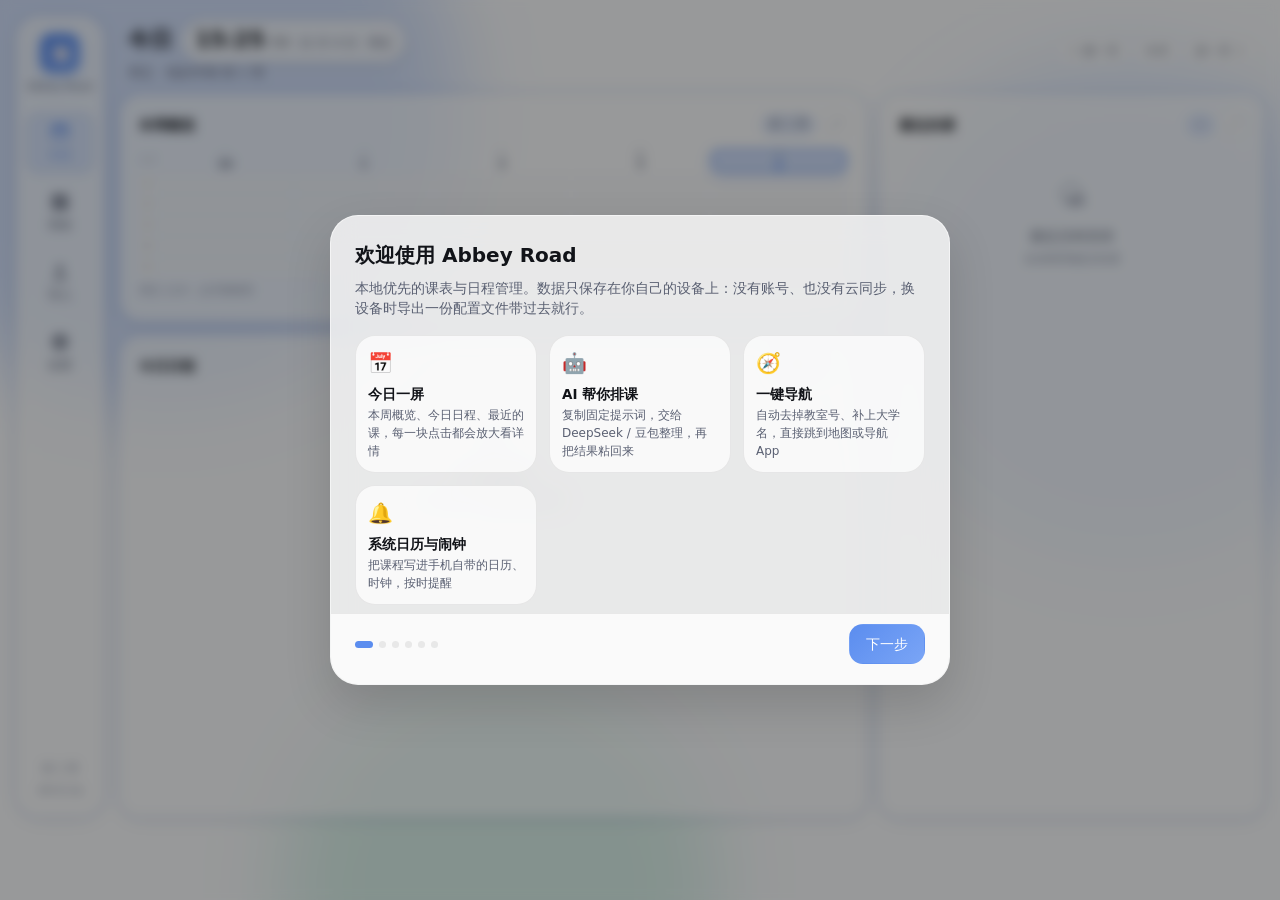
<file: app/index.html>
<!doctype html>
<html lang="zh-CN">
<head>
<meta charset="utf-8">
<!-- user-scalable=no：WebView 里 setSupportZoom(false) 只挡了系统级缩放，
     双指捏合仍然会让整个界面被放大，这里再从 viewport 上关掉一次。 -->
<meta name="viewport" content="width=device-width,initial-scale=1,maximum-scale=1,user-scalable=no,viewport-fit=cover">
<meta name="color-scheme" content="light dark">
<title>Abbey Road · 课表与日程</title>
<link rel="stylesheet" href="css/tokens.css?v=0.4.1a">
<link rel="stylesheet" href="css/app.css?v=0.4.1a">
</head>
<body data-theme="light" data-platform="web" data-preset="dual-horizontal" data-focus="off">

<!-- 背景装饰：柔光斑，让毛玻璃有层次可模糊 -->
<div class="backdrop" aria-hidden="true">
  <span class="blob blob-a"></span>
  <span class="blob blob-b"></span>
  <span class="blob blob-c"></span>
</div>

<div class="app" id="app">

  <!-- ── 左侧 Rail（Windows / 宽屏） ───────────────────────────── -->
  <aside class="rail glass" id="rail">
    <div class="brand">
      <span class="brand-mark" aria-label="Abbey Road"></span>
      <span class="brand-text">Abbey Road</span>
    </div>
    <nav class="rail-nav" id="railNav">
      <button class="nav-btn" data-nav="today" type="button"><i class="ico ico-today"></i><span>今日</span></button>
      <button class="nav-btn" data-nav="week" type="button"><i class="ico ico-week"></i><span>周表</span></button>
      <button class="nav-btn" data-nav="import" type="button"><i class="ico ico-import"></i><span>导入</span></button>
        <button class="nav-btn" data-nav="settings" type="button"><i class="ico ico-settings"></i><span>设置</span></button>
      </nav>
      <div class="rail-foot">
      <span id="railWeekInfo">—</span>
      <span class="muted" id="railVersion">v0.1.7</span>
    </div>
  </aside>

  <!-- ── 主区域 ──────────────────────────────────────────────── -->
  <main class="main" id="main">

    <!-- 今日 -->
    <section class="view" id="view-today" data-view="today">
      <header class="view-head today-head">
        <!-- 左列：「今日 + 时间」同一行，下面一行副标题；右上角竖排三个日期切换按钮 -->
        <div class="today-head-main">
          <div class="today-head-top">
            <h1 class="view-title" id="todayTitle">今日</h1>
            <div class="clock-box">
              <span class="clock-time" id="todayClock">--:--</span>
              <span class="clock-date" id="todayClockDate"></span>
            </div>
          </div>
          <p class="view-sub" id="todaySub">—</p>
        </div>
        <!-- 日期切换：窄屏（直板机）只留两个箭头 + 「今天」，三个按钮永远待在标题右边，
             不再被挤到标题下面另起一行；宽屏才把「前一天 / 后一天」的文字显示出来 -->
        <div class="head-right today-day-nav">
          <button class="chip-btn dnav-btn dnav-prev" id="btnPrevDay" type="button"
                  title="前一天" aria-label="前一天"><span class="dnav-ico" aria-hidden="true"></span><span class="dnav-txt">前一天</span></button>
          <button class="chip-btn dnav-btn dnav-center" id="btnToday" type="button"
                  title="回到今天" aria-label="回到今天"><span class="dnav-txt">今天</span></button>
          <button class="chip-btn dnav-btn dnav-next" id="btnNextDay" type="button"
                  title="后一天" aria-label="后一天"><span class="dnav-txt">后一天</span><span class="dnav-ico" aria-hidden="true"></span></button>
        </div>
      </header>

      <div class="layout" id="todayLayout">
        <!-- 本周概览 -->
        <section class="zone zone-week" id="zoneWeek">
          <!-- 毛玻璃独立一层：动画时只移动不改尺寸，模糊只算一次 -->
          <div class="zone-glass" aria-hidden="true"></div>
          <!-- 内容和栏框分开：聚焦放大时内容整层按"最终尺寸"排版好，
               栏框从旧矩形长到新矩形，内容只被裁剪、不跟着重排 -->
          <div class="zone-inner">
            <header class="zone-head">
              <h2 class="zone-title">本周概览</h2>
              <div class="zone-head-right">
                <span class="zone-badge" id="weekBadge">—</span>
                <button class="zone-toggle" data-zone-toggle="week" type="button" title="展开本周">⤢</button>
              </div>
            </header>
            <div class="zone-body scroll" id="weekBody"></div>
          </div>
        </section>

        <!-- 今日时间线 -->
        <section class="zone zone-today" id="zoneToday">
          <div class="zone-glass" aria-hidden="true"></div>
          <div class="zone-inner">
            <header class="zone-head">
              <h2 class="zone-title">今日日程</h2>
              <div class="zone-head-right">
                <span class="zone-badge" id="todayBadge">—</span>
                <button class="zone-toggle" data-zone-toggle="today" type="button" title="展开今日">⤢</button>
              </div>
            </header>
            <div class="zone-body scroll" id="todayBody"></div>
          </div>
        </section>

        <!-- 最近的课 -->
        <section class="zone zone-next" id="zoneNext" tabindex="0" role="button"
                 aria-label="查看最近的课程详情">
          <div class="zone-glass" aria-hidden="true"></div>
          <div class="zone-inner">
            <header class="zone-head">
              <h2 class="zone-title">最近的课</h2>
              <div class="zone-head-right">
                <span class="zone-badge" id="nextBadge">—</span>
                <button class="zone-toggle" data-zone-toggle="next" type="button" title="展开详情">⤢</button>
              </div>
            </header>
            <div class="zone-body scroll" id="nextBody"></div>
          </div>
        </section>

      </div>
    </section>

    <!-- 周表 -->
    <section class="view" id="view-week" data-view="week" hidden>
      <header class="view-head">
        <div class="head-left">
          <h1 class="view-title">周表</h1>
          <p class="view-sub" id="weekSub">—</p>
        </div>
        <div class="head-right">
          <button class="chip-btn" id="btnDayShift" type="button" title="把某一天的课搬到 / 复制到另一天">调休</button>
          <button class="chip-btn" id="btnConflicts" type="button" title="查看时间冲突">冲突 <span class="zone-badge" id="conflictCount">0</span></button>
          <button class="chip-btn sem-btn" id="weekSemBtn" type="button" title="切换学期">我的学期</button>
          <button class="chip-btn" id="btnPrevWeek" type="button">‹ 上一周</button>
          <button class="chip-btn" id="btnThisWeek" type="button">本周</button>
          <button class="chip-btn" id="btnNextWeek" type="button">下一周 ›</button>
        </div>
      </header>
      <!-- 周视图/月视图 + 周次快切：挤在一行里，把纵向空间让给课表 -->
      <div class="week-bar">
        <div class="segmented seg-compact" id="weekMode">
          <button class="seg active" type="button" data-mode="week">周视图</button>
          <button class="seg" type="button" data-mode="month">月视图</button>
        </div>
        <div class="week-strip glass" id="weekStrip"></div>
      </div>
      <div class="glass panel week-panel">
        <div class="week-grid-wrap scroll-x" id="weekGridWrap"></div>
      </div>
    </section>

    <!-- 导入 -->
    <section class="view" id="view-import" data-view="import" hidden>
      <header class="view-head">
        <div class="head-left">
          <h1 class="view-title">导入</h1>
          <p class="view-sub">用手机上的 AI（DeepSeek / 豆包）整理课表，或直接导入配置文件</p>
        </div>
      </header>

      <div class="pane-scroll">
      <div class="glass panel tabs-panel">
        <!-- 第一行：导入课表的两步流程（带序号、加粗）；第二行：另外两个入口 -->
        <div class="segmented" id="importTabs">
          <button class="seg seg-step" data-tab="prompt" type="button"><b>1</b> 提示词</button>
          <button class="seg seg-step" data-tab="md" type="button"><b>2</b> 课表文本</button>
        </div>
        <!-- 第二行：「手动导入」一个按钮，点开是「手动添加 / 配置文件」两个小按钮（子菜单） -->
        <div class="sub-nav" id="importSubNav">
          <button class="sub-nav-btn" id="btnSubNav" type="button" aria-haspopup="true" aria-expanded="false">
            <span class="sub-nav-label" id="subNavLabel">手动导入</span>
            <span class="sub-nav-caret" aria-hidden="true">▾</span>
          </button>
          <div class="sub-menu" id="importSubMenu" hidden>
            <button class="sub-menu-item seg" data-tab="manual" type="button">手动添加</button>
            <button class="sub-menu-item seg" data-tab="json" type="button">配置文件</button>
          </div>
        </div>

        <!-- 提示词 -->
        <div class="tab-body" data-tab-body="prompt">
          <ol class="steps">
            <li>点下面的「复制提示词」。</li>
            <li>打开 DeepSeek / 豆包，粘贴提示词，把课表截图一起发给它。</li>
            <li>复制 AI 的完整回复，回到这里选「粘贴 AI 结果」。</li>
          </ol>
          <div class="row gap">
            <button class="btn primary" id="btnCopyPrompt" type="button">复制提示词</button>
            <button class="btn" id="btnSharePrompt" type="button">分享到 AI 应用</button>
            <span class="muted" id="promptVersion"></span>
          </div>
          <details class="fold">
            <summary>预览提示词内容</summary>
            <pre class="code" id="promptPreview"></pre>
          </details>
        </div>

        <!-- 课表文本（AI 整理结果粘贴区） -->
        <div class="tab-body" data-tab-body="md" hidden>
          <div class="opt-grid">
            <div class="field"><label class="field-label">学期名称</label>
              <input class="input" id="optSemName" placeholder="留空则用当前学期"></div>
            <div class="field"><label class="field-label">开学第一周周一</label>
              <input class="input" id="optSemStart" type="date"></div>
            <div class="field"><label class="field-label">总周数</label>
              <input class="input" id="optSemWeeks" type="number" min="1" max="30" value="20"></div>
            <div class="field"><label class="field-label">文本没写单双周时按</label>
              <span class="pick-slot" data-pick="optParity"></span></div>
          </div>
          <div class="scroll-hint">↓ 继续下滑，把 AI 整理好的课表文本粘贴到下面的输入框</div>
          <div class="fmt-hint">一行一门课，字段用全角 ｜ 分隔（半角 | 也认）：
课程名 ｜ 星期 ｜ 节次 ｜ 周次 ｜ 地点 ｜ 老师 ｜ 备注
例：高等数学 ｜ 周一 ｜ 1-2 ｜ 1-16 ｜ XX大学 信息楼305 ｜ 张三 ｜ 需带教材
缺的字段直接空着或用 - ，顺序不能乱；调课另起一行：调课 ｜ 高等数学 ｜ 2026-10-08 ｜ 周四 ｜ 1-2 ｜ XX大学信息楼201 ｜ 国庆调休</div>
          <div class="row gap">
            <button class="btn" id="btnPickMd" type="button">选择 .md / .txt 文件</button>
            <button class="btn" id="btnDemoMd" type="button">填入示例文本</button>
            <button class="btn" id="btnClearMd" type="button">清空</button>
          </div>
          <textarea class="input code-area" id="mdInput" rows="10"
            placeholder="把 AI 整理好的课表文本粘贴到这里（一行一门课）…"></textarea>
          <div class="parse-summary" id="mdSummary"></div>
          <div class="parse-issues" id="mdIssues"></div>
          <div class="parse-preview" id="mdPreview"></div>
          <!-- 给右下角悬浮按钮留出空间，长内容不会被挡住 -->
          <div class="fab-space"></div>
        </div>

        <!-- 配置文件（本地 JSON 文件，手机 / 电脑手动同步用） -->
        <div class="tab-body" data-tab-body="json" hidden>
          <p class="muted">
            配置文件就是 App 自己的数据（.json / .txt）。用法和「课表文本」一模一样：
            这里复制走 → 在另一台设备整段粘回来 → 点右下角「合并导入」。
          </p>
          <p class="muted">
            换手机最省事的走法：点「复制配置文本」发到微信「文件传输助手」（或点「导出到微信」发文件），
            在新手机上复制那段文字，粘到下面就能导入；也可以用「选择 .json / .txt 文件」或
            「从导出目录导入」。
          </p>
          <div class="row gap">
            <button class="btn primary" id="btnCopyJson" type="button">复制配置文本</button>
            <button class="btn" id="btnExportJson" type="button">导出为文件</button>
            <button class="btn" id="btnExportWechat" type="button">导出到微信</button>
            <button class="btn" id="btnImportJson" type="button">选择 .json / .txt 文件</button>
            <button class="btn" id="btnImportFromExports" type="button">从导出目录导入</button>
          </div>
          <div class="scroll-hint">↓ 继续下滑，把配置内容整段粘贴到下面的输入框（粘贴完自动解析）</div>
          <div class="fmt-hint">配置内容形如：{"kind":"abbeyroad.sync", …}
整段复制 / 粘贴即可，内容里换行、缩进乱掉都没关系；粘错成课表文本时会自动转到「课表文本」页。</div>
          <div class="row gap">
            <button class="btn" id="btnApplyJsonText" type="button">解析并预览</button>
            <button class="btn" id="btnClearJson" type="button">清空</button>
          </div>
          <textarea class="input code-area" id="jsonInput" rows="10"
            placeholder='把配置内容整段粘贴到这里，例如：{"kind":"abbeyroad.sync", …}'></textarea>
          <div class="parse-summary" id="jsonSummary"></div>
          <div class="parse-issues" id="jsonIssues"></div>
          <!-- 给右下角悬浮按钮留出空间 -->
          <div class="fab-space"></div>
        </div>

        <!-- 手动添加：一门课 / 一个特殊事件 -->
        <div class="tab-body" data-tab-body="manual" hidden>
          <h3 class="sub-title">添加一门课</h3>
          <div class="opt-grid">
            <div class="field"><label class="field-label">课程名 *</label>
              <input class="input" id="manName" placeholder="例如：高等数学"></div>
            <div class="field"><label class="field-label">星期 *</label>
              <span class="pick-slot" data-pick="manWeekday"></span></div>
            <div class="field"><label class="field-label">节次 *</label>
              <div class="row gap" style="align-items:center">
                <span class="pick-slot" data-pick="manPeriodStart"></span>
                <span class="muted">到</span>
                <span class="pick-slot" data-pick="manPeriodEnd"></span>
              </div></div>
            <div class="field"><label class="field-label">周次 *</label>
              <input class="input" id="manWeeks" value="1-16" placeholder="1-16 / 单周 / 双周 / 全周"></div>
            <div class="field"><label class="field-label">地点</label>
              <input class="input" id="manPlace" placeholder="XX大学 信息楼305"></div>
            <div class="field"><label class="field-label">老师</label>
              <input class="input" id="manTeacher" placeholder="张三"></div>
            <div class="field"><label class="field-label">备注</label>
              <input class="input" id="manNote" placeholder="需带教材"></div>
            <div class="field"><label class="field-label">颜色</label>
              <span class="pick-slot" data-pick="manColor"></span></div>
          </div>
          <div class="row gap" style="align-items:center">
            <button class="btn primary" id="btnManualAdd" type="button">添加到课表</button>
            <span class="muted">同名课程会合并成同一门，并统一颜色</span>
          </div>
          <div class="parse-issues" id="manIssues"></div>

          <h3 class="sub-title" style="margin-top:20px">添加特殊事件（考试 / 讲座 / 活动）</h3>
          <div class="opt-grid">
            <div class="field"><label class="field-label">类型</label>
              <span class="pick-slot" data-pick="evType"></span></div>
            <div class="field"><label class="field-label">标题 *</label>
              <input class="input" id="evTitle" placeholder="高等数学 期中考试"></div>
            <div class="field"><label class="field-label">日期 *</label>
              <input class="input" id="evDate" type="date"></div>
            <div class="field"><label class="field-label">时间</label>
              <div class="row gap" style="align-items:center">
                <input class="input" id="evStart" type="time">
                <span class="muted">到</span>
                <input class="input" id="evEnd" type="time">
              </div></div>
            <div class="field"><label class="field-label">地点</label>
              <input class="input" id="evPlace" placeholder="XX大学 信息楼305"></div>
            <div class="field"><label class="field-label">备注</label>
              <input class="input" id="evNote" placeholder="闭卷 / 带计算器"></div>
          </div>
          <div class="row gap" style="align-items:center">
            <button class="btn primary" id="btnAddEvent" type="button">添加事件</button>
            <span class="muted">事件会在「本周概览」和「周表」里用特殊颜色显示</span>
          </div>
          <div id="eventList" class="list" style="margin-top:10px"></div>
        </div>
      </div>
      </div>

      <!-- 「课表文本」页的悬浮应用按钮：始终钉在右下角，不用滚到底部才能点 -->
      <button class="btn primary fab" id="btnApplyMd" type="button" disabled hidden>应用到课表</button>
      <!-- 「配置文件」页的悬浮合并按钮：和上面那个同一个位置、同一套动效 -->
      <button class="btn primary fab" id="btnApplyJson" type="button" disabled hidden>合并导入</button>
    </section>

    <!-- 自定义模块页（实验性：开发者选项开启后顶替「导入」标签） -->
    <section class="view" id="view-custom" data-view="custom" hidden>
      <header class="view-head">
        <div class="head-left">
          <h1 class="view-title">我的</h1>
          <p class="view-sub">自由添加你的模块</p>
        </div>
        <div class="head-right">
          <button class="chip-btn" id="btnCustomToImport" type="button" title="打开导入页">导入</button>
        </div>
      </header>
      <div class="pane-scroll">
        <div class="custom-modules" id="customModules"></div>
      </div>
    </section>

    <!-- 设置 -->
    <section class="view" id="view-settings" data-view="settings" hidden>
      <header class="view-head">
        <div class="head-left">
          <h1 class="view-title">设置</h1>
          <p class="view-sub">外观、布局、课表、提醒、导入、系统集成、数据、关于</p>
        </div>
      </header>
      <div class="settings-shell">
        <div class="settings-body" id="settingsBody">
          <div class="settings-grid" id="settingsGrid"></div>
        </div>
      </div>
    </section>

  </main>

  <!-- ── 底部 Tab（手机） ────────────────────────────────────── -->
  <nav class="tabbar glass" id="tabbar">
    <button class="nav-btn" data-nav="today" type="button"><i class="ico ico-today"></i><span>今日</span></button>
    <button class="nav-btn" data-nav="week" type="button"><i class="ico ico-week"></i><span>周表</span></button>
    <button class="nav-btn" data-nav="import" type="button"><i class="ico ico-import"></i><span>导入</span></button>
    <button class="nav-btn" data-nav="settings" type="button"><i class="ico ico-settings"></i><span>设置</span></button>
  </nav>
</div>

<!-- 毛玻璃弹窗容器 -->
<div class="modal-root" id="modalRoot" hidden>
  <div class="modal-scrim" id="modalScrim"></div>
  <div class="modal-card glass" id="modalCard" role="dialog" aria-modal="true"></div>
</div>

<!-- 首次启动引导 -->
<div class="onboarding" id="onboarding" hidden>
  <div class="ob-card glass" id="obCard"></div>
</div>

<div class="toast-host" id="toastHost"></div>

<script src="js/core.js?v=0.4.1a"></script>
<script src="js/mdparse.js?v=0.4.1a"></script>
  <script src="js/bridge.js?v=0.4.1a"></script>
  <!-- 过渡动画注册表：ui.js 里的所有动效都从这里取参数（开发者模式可换样式） -->
  <script src="js/motion.js?v=0.4.1a"></script>
  <!-- 课程配色：按文理/公共/体育/水课分色系（设置里可一键应用） -->
  <script src="js/palette.js?v=0.4.1a"></script>
  <script src="js/ui.js?v=0.4.1a"></script>
<script src="js/widgetdata.js?v=0.4.1a"></script>
<script src="js/configio.js?v=0.4.1a"></script>
<script src="js/panels.js?v=0.4.1a"></script>
<script src="js/boot.js?v=0.4.1a"></script>
</body>
</html>
</file>
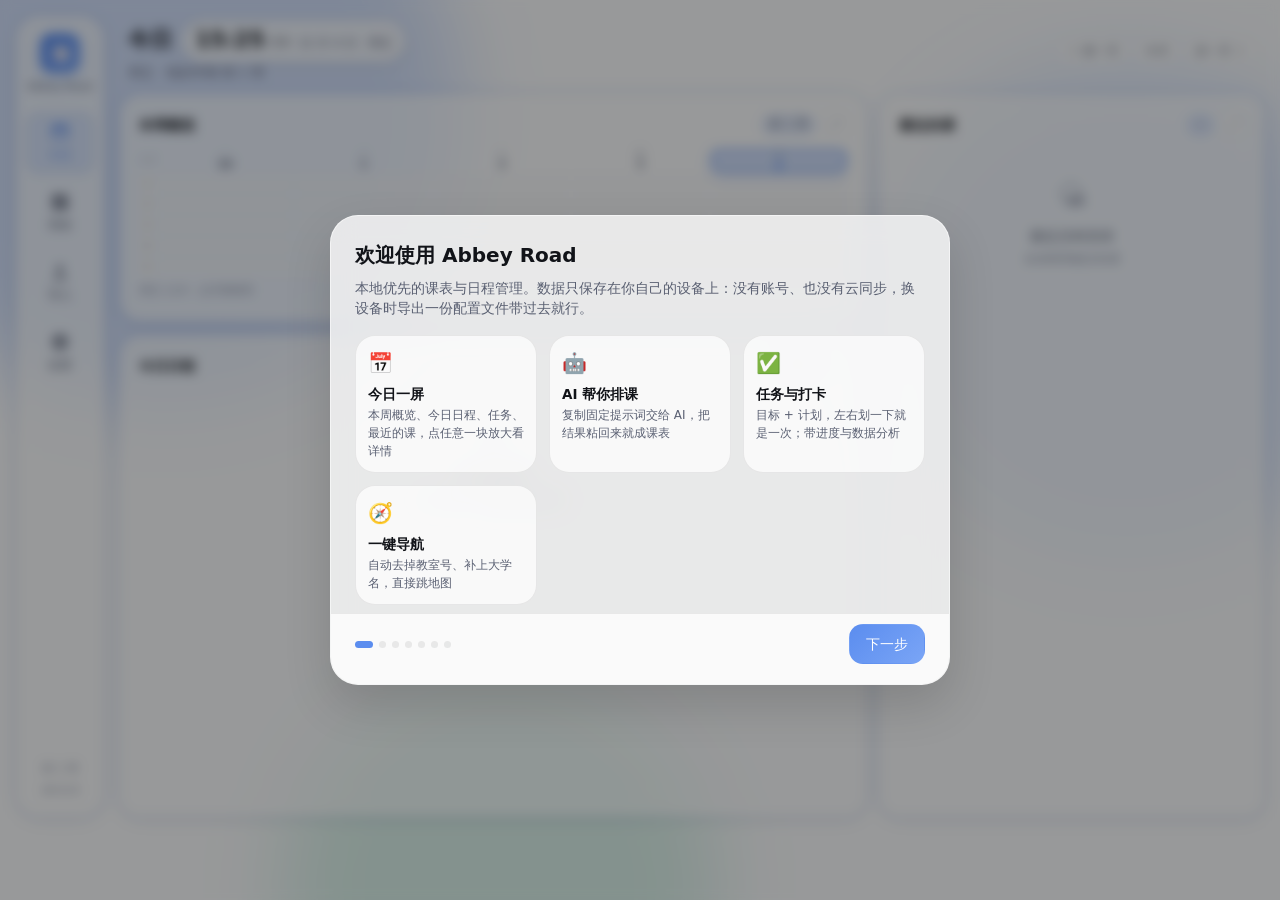
<file: abbey-road/app/index.html>
<!doctype html>
<html lang="zh-CN">
<head>
<meta charset="utf-8">
<!-- user-scalable=no：WebView 里 setSupportZoom(false) 只挡了系统级缩放，
     双指捏合仍然会让整个界面被放大，这里再从 viewport 上关掉一次。 -->
<meta name="viewport" content="width=device-width,initial-scale=1,maximum-scale=1,user-scalable=no,viewport-fit=cover">
<meta name="color-scheme" content="light dark">
<title>Abbey Road · 课表与日程</title>
<link rel="stylesheet" href="css/tokens.css?v=0.4.4">
<link rel="stylesheet" href="css/app.css?v=0.4.4">
</head>
<body data-theme="light" data-platform="web" data-preset="dual-horizontal" data-focus="off">

<!-- 背景装饰：柔光斑，让毛玻璃有层次可模糊 -->
<div class="backdrop" aria-hidden="true">
  <span class="blob blob-a"></span>
  <span class="blob blob-b"></span>
  <span class="blob blob-c"></span>
</div>

<div class="app" id="app">

  <!-- ── 左侧 Rail（Windows / 宽屏） ───────────────────────────── -->
  <aside class="rail glass" id="rail">
    <div class="brand">
      <span class="brand-mark" aria-label="Abbey Road"></span>
      <span class="brand-text">Abbey Road</span>
    </div>
    <nav class="rail-nav" id="railNav">
      <button class="nav-btn" data-nav="today" type="button"><i class="ico ico-today"></i><span>今日</span></button>
      <button class="nav-btn" data-nav="week" type="button"><i class="ico ico-week"></i><span>周表</span></button>
      <button class="nav-btn" data-nav="import" type="button"><i class="ico ico-import"></i><span>导入</span></button>
        <button class="nav-btn" data-nav="settings" type="button"><i class="ico ico-settings"></i><span>设置</span></button>
      </nav>
      <div class="rail-foot">
      <span id="railWeekInfo">—</span>
      <span class="muted" id="railVersion">v0.1.7</span>
    </div>
  </aside>

  <!-- ── 主区域 ──────────────────────────────────────────────── -->
  <main class="main" id="main">

    <!-- 今日 -->
    <section class="view" id="view-today" data-view="today">
      <header class="view-head today-head">
        <!-- 左列：「今日 + 时间」同一行，下面一行副标题；右上角竖排三个日期切换按钮 -->
        <div class="today-head-main">
          <div class="today-head-top">
            <h1 class="view-title" id="todayTitle">今日</h1>
            <div class="clock-box">
              <span class="clock-time" id="todayClock">--:--</span>
              <span class="clock-date" id="todayClockDate"></span>
            </div>
          </div>
          <p class="view-sub" id="todaySub">—</p>
        </div>
        <!-- 日期切换：窄屏（直板机）只留两个箭头 + 「今天」，三个按钮永远待在标题右边，
             不再被挤到标题下面另起一行；宽屏才把「前一天 / 后一天」的文字显示出来 -->
        <div class="head-right today-day-nav">
          <button class="chip-btn dnav-btn dnav-prev" id="btnPrevDay" type="button"
                  title="前一天" aria-label="前一天"><span class="dnav-ico" aria-hidden="true"></span><span class="dnav-txt">前一天</span></button>
          <button class="chip-btn dnav-btn dnav-center" id="btnToday" type="button"
                  title="回到今天" aria-label="回到今天"><span class="dnav-txt">今天</span></button>
          <button class="chip-btn dnav-btn dnav-next" id="btnNextDay" type="button"
                  title="后一天" aria-label="后一天"><span class="dnav-txt">后一天</span><span class="dnav-ico" aria-hidden="true"></span></button>
        </div>
      </header>

      <div class="layout" id="todayLayout">
        <!-- 本周概览 -->
        <section class="zone zone-week" id="zoneWeek">
          <!-- 毛玻璃独立一层：动画时只移动不改尺寸，模糊只算一次 -->
          <div class="zone-glass" aria-hidden="true"></div>
          <!-- 内容和栏框分开：聚焦放大时内容整层按"最终尺寸"排版好，
               栏框从旧矩形长到新矩形，内容只被裁剪、不跟着重排 -->
          <div class="zone-inner">
            <header class="zone-head">
              <h2 class="zone-title">本周概览</h2>
              <div class="zone-head-right">
                <span class="zone-badge" id="weekBadge">—</span>
                <button class="zone-toggle" data-zone-toggle="week" type="button" title="展开本周">⤢</button>
              </div>
            </header>
            <div class="zone-body scroll" id="weekBody"></div>
          </div>
        </section>

        <!-- 今日时间线 -->
        <section class="zone zone-today" id="zoneToday">
          <div class="zone-glass" aria-hidden="true"></div>
          <div class="zone-inner">
            <header class="zone-head">
              <h2 class="zone-title">今日日程</h2>
              <div class="zone-head-right">
                <span class="zone-badge" id="todayBadge">—</span>
                <button class="zone-toggle" data-zone-toggle="today" type="button" title="展开今日">⤢</button>
              </div>
            </header>
            <div class="zone-body scroll" id="todayBody"></div>
          </div>
        </section>

        <!-- 最近的课 -->
        <section class="zone zone-next" id="zoneNext" tabindex="0" role="button"
                 aria-label="查看最近的课程详情">
          <div class="zone-glass" aria-hidden="true"></div>
          <div class="zone-inner">
            <header class="zone-head">
              <h2 class="zone-title">最近的课</h2>
              <div class="zone-head-right">
                <span class="zone-badge" id="nextBadge">—</span>
                <button class="zone-toggle" data-zone-toggle="next" type="button" title="展开详情">⤢</button>
              </div>
            </header>
            <div class="zone-body scroll" id="nextBody"></div>
          </div>
        </section>

      </div>
    </section>

    <!-- 周表 -->
    <section class="view" id="view-week" data-view="week" hidden>
      <header class="view-head">
        <div class="head-left">
          <h1 class="view-title">周表</h1>
          <p class="view-sub" id="weekSub">—</p>
        </div>
        <div class="head-right">
          <button class="chip-btn" id="btnDayShift" type="button" title="把某一天的课搬到 / 复制到另一天">调休</button>
          <button class="chip-btn" id="btnConflicts" type="button" title="查看时间冲突">冲突 <span class="zone-badge" id="conflictCount">0</span></button>
          <button class="chip-btn sem-btn" id="weekSemBtn" type="button" title="切换学期">我的学期</button>
          <button class="chip-btn" id="btnPrevWeek" type="button">‹ 上一周</button>
          <button class="chip-btn" id="btnThisWeek" type="button">本周</button>
          <button class="chip-btn" id="btnNextWeek" type="button">下一周 ›</button>
        </div>
      </header>
      <!-- 周视图/月视图 + 周次快切：挤在一行里，把纵向空间让给课表 -->
      <div class="week-bar">
        <div class="segmented seg-compact" id="weekMode">
          <button class="seg active" type="button" data-mode="week">周视图</button>
          <button class="seg" type="button" data-mode="month">月视图</button>
        </div>
        <div class="week-strip glass" id="weekStrip"></div>
      </div>
      <div class="glass panel week-panel">
        <div class="week-grid-wrap scroll-x" id="weekGridWrap"></div>
      </div>
    </section>

    <!-- 导入 -->
    <section class="view" id="view-import" data-view="import" hidden>
      <header class="view-head">
        <div class="head-left">
          <h1 class="view-title">导入</h1>
          <p class="view-sub">用手机上的 AI（DeepSeek / 豆包）整理课表，或直接导入配置文件</p>
        </div>
      </header>

      <div class="pane-scroll">
      <div class="glass panel tabs-panel">
        <!-- 第一行：导入课表的两步流程（带序号、加粗）；第二行：另外两个入口 -->
        <div class="segmented" id="importTabs">
          <button class="seg seg-step" data-tab="prompt" type="button"><b>1</b> 提示词</button>
          <button class="seg seg-step" data-tab="md" type="button"><b>2</b> 课表文本</button>
        </div>
        <!-- 第二行：「手动导入」一个按钮，点开是「手动添加 / 配置文件」两个小按钮（子菜单） -->
        <div class="sub-nav" id="importSubNav">
          <button class="sub-nav-btn" id="btnSubNav" type="button" aria-haspopup="true" aria-expanded="false">
            <span class="sub-nav-label" id="subNavLabel">手动导入</span>
            <span class="sub-nav-caret" aria-hidden="true">▾</span>
          </button>
          <div class="sub-menu" id="importSubMenu" hidden>
            <button class="sub-menu-item seg" data-tab="manual" type="button">手动添加</button>
            <button class="sub-menu-item seg" data-tab="json" type="button">配置文件</button>
          </div>
        </div>

        <!-- 提示词 -->
        <div class="tab-body" data-tab-body="prompt">
          <ol class="steps">
            <li>点下面的「复制提示词」。</li>
            <li>打开 DeepSeek / 豆包，粘贴提示词，把课表截图一起发给它。</li>
            <li>复制 AI 的完整回复，回到这里选「粘贴 AI 结果」。</li>
          </ol>
          <div class="row gap">
            <button class="btn primary" id="btnCopyPrompt" type="button">复制提示词</button>
            <button class="btn" id="btnSharePrompt" type="button">分享到 AI 应用</button>
            <span class="muted" id="promptVersion"></span>
          </div>
          <details class="fold">
            <summary>预览提示词内容</summary>
            <pre class="code" id="promptPreview"></pre>
          </details>
        </div>

        <!-- 课表文本（AI 整理结果粘贴区） -->
        <div class="tab-body" data-tab-body="md" hidden>
          <div class="opt-grid">
            <div class="field"><label class="field-label">学期名称</label>
              <input class="input" id="optSemName" placeholder="留空则用当前学期"></div>
            <div class="field"><label class="field-label">开学第一周周一</label>
              <input class="input" id="optSemStart" type="date"></div>
            <div class="field"><label class="field-label">总周数</label>
              <input class="input" id="optSemWeeks" type="number" min="1" max="30" value="20"></div>
            <div class="field"><label class="field-label">文本没写单双周时按</label>
              <span class="pick-slot" data-pick="optParity"></span></div>
          </div>
          <div class="scroll-hint">↓ 继续下滑，把 AI 整理好的课表文本粘贴到下面的输入框</div>
          <div class="fmt-hint">一行一门课，字段用全角 ｜ 分隔（半角 | 也认）：
课程名 ｜ 星期 ｜ 节次 ｜ 周次 ｜ 地点 ｜ 老师 ｜ 备注
例：高等数学 ｜ 周一 ｜ 1-2 ｜ 1-16 ｜ XX大学 信息楼305 ｜ 张三 ｜ 需带教材
缺的字段直接空着或用 - ，顺序不能乱；调课另起一行：调课 ｜ 高等数学 ｜ 2026-10-08 ｜ 周四 ｜ 1-2 ｜ XX大学信息楼201 ｜ 国庆调休</div>
          <div class="row gap">
            <button class="btn" id="btnPickMd" type="button">选择 .md / .txt 文件</button>
            <button class="btn" id="btnDemoMd" type="button">填入示例文本</button>
            <button class="btn" id="btnClearMd" type="button">清空</button>
          </div>
          <textarea class="input code-area" id="mdInput" rows="10"
            placeholder="把 AI 整理好的课表文本粘贴到这里（一行一门课）…"></textarea>
          <div class="parse-summary" id="mdSummary"></div>
          <div class="parse-issues" id="mdIssues"></div>
          <div class="parse-preview" id="mdPreview"></div>
          <!-- 给右下角悬浮按钮留出空间，长内容不会被挡住 -->
          <div class="fab-space"></div>
        </div>

        <!-- 配置文件（本地 JSON 文件，手机 / 电脑手动同步用） -->
        <div class="tab-body" data-tab-body="json" hidden>
          <p class="muted">
            配置文件就是 App 自己的数据（.json / .txt）。用法和「课表文本」一模一样：
            这里复制走 → 在另一台设备整段粘回来 → 点右下角「合并导入」。
          </p>
          <p class="muted">
            换手机最省事的走法：点「复制配置文本」发到微信「文件传输助手」（或点「导出到微信」发文件），
            在新手机上复制那段文字，粘到下面就能导入；也可以用「选择 .json / .txt 文件」或
            「从导出目录导入」。
          </p>
          <div class="row gap">
            <button class="btn primary" id="btnCopyJson" type="button">复制配置文本</button>
            <button class="btn" id="btnExportJson" type="button">导出为文件</button>
            <button class="btn" id="btnExportWechat" type="button">导出到微信</button>
            <button class="btn" id="btnImportJson" type="button">选择 .json / .txt 文件</button>
            <button class="btn" id="btnImportFromExports" type="button">从导出目录导入</button>
          </div>
          <div class="scroll-hint">↓ 继续下滑，把配置内容整段粘贴到下面的输入框（粘贴完自动解析）</div>
          <div class="fmt-hint">配置内容形如：{"kind":"abbeyroad.sync", …}
整段复制 / 粘贴即可，内容里换行、缩进乱掉都没关系；粘错成课表文本时会自动转到「课表文本」页。</div>
          <div class="row gap">
            <button class="btn" id="btnApplyJsonText" type="button">解析并预览</button>
            <button class="btn" id="btnClearJson" type="button">清空</button>
          </div>
          <textarea class="input code-area" id="jsonInput" rows="10"
            placeholder='把配置内容整段粘贴到这里，例如：{"kind":"abbeyroad.sync", …}'></textarea>
          <div class="parse-summary" id="jsonSummary"></div>
          <div class="parse-issues" id="jsonIssues"></div>
          <!-- 给右下角悬浮按钮留出空间 -->
          <div class="fab-space"></div>
        </div>

        <!-- 手动添加：一门课 / 一个特殊事件 -->
        <div class="tab-body" data-tab-body="manual" hidden>
          <h3 class="sub-title">添加一门课</h3>
          <div class="opt-grid">
            <div class="field"><label class="field-label">课程名 *</label>
              <input class="input" id="manName" placeholder="例如：高等数学"></div>
            <div class="field"><label class="field-label">星期 *</label>
              <span class="pick-slot" data-pick="manWeekday"></span></div>
            <div class="field"><label class="field-label">节次 *</label>
              <div class="row gap" style="align-items:center">
                <span class="pick-slot" data-pick="manPeriodStart"></span>
                <span class="muted">到</span>
                <span class="pick-slot" data-pick="manPeriodEnd"></span>
              </div></div>
            <div class="field"><label class="field-label">周次 *</label>
              <input class="input" id="manWeeks" value="1-16" placeholder="1-16 / 单周 / 双周 / 全周"></div>
            <div class="field"><label class="field-label">地点</label>
              <input class="input" id="manPlace" placeholder="XX大学 信息楼305"></div>
            <div class="field"><label class="field-label">老师</label>
              <input class="input" id="manTeacher" placeholder="张三"></div>
            <div class="field"><label class="field-label">备注</label>
              <input class="input" id="manNote" placeholder="需带教材"></div>
            <div class="field"><label class="field-label">颜色</label>
              <span class="pick-slot" data-pick="manColor"></span></div>
          </div>
          <div class="row gap" style="align-items:center">
            <button class="btn primary" id="btnManualAdd" type="button">添加到课表</button>
            <span class="muted">同名课程会合并成同一门，并统一颜色</span>
          </div>
          <div class="parse-issues" id="manIssues"></div>

          <h3 class="sub-title" style="margin-top:20px">添加特殊事件（考试 / 讲座 / 活动）</h3>
          <div class="opt-grid">
            <div class="field"><label class="field-label">类型</label>
              <span class="pick-slot" data-pick="evType"></span></div>
            <div class="field"><label class="field-label">标题 *</label>
              <input class="input" id="evTitle" placeholder="高等数学 期中考试"></div>
            <div class="field"><label class="field-label">日期 *</label>
              <input class="input" id="evDate" type="date"></div>
            <div class="field"><label class="field-label">时间</label>
              <div class="row gap" style="align-items:center">
                <input class="input" id="evStart" type="time">
                <span class="muted">到</span>
                <input class="input" id="evEnd" type="time">
              </div></div>
            <div class="field"><label class="field-label">地点</label>
              <input class="input" id="evPlace" placeholder="XX大学 信息楼305"></div>
            <div class="field"><label class="field-label">备注</label>
              <input class="input" id="evNote" placeholder="闭卷 / 带计算器"></div>
          </div>
          <div class="row gap" style="align-items:center">
            <button class="btn primary" id="btnAddEvent" type="button">添加事件</button>
            <span class="muted">事件会在「本周概览」和「周表」里用特殊颜色显示</span>
          </div>
          <div id="eventList" class="list" style="margin-top:10px"></div>
        </div>
      </div>
      </div>

      <!-- 「课表文本」页的悬浮应用按钮：始终钉在右下角，不用滚到底部才能点 -->
      <button class="btn primary fab" id="btnApplyMd" type="button" disabled hidden>应用到课表</button>
      <!-- 「配置文件」页的悬浮合并按钮：和上面那个同一个位置、同一套动效 -->
      <button class="btn primary fab" id="btnApplyJson" type="button" disabled hidden>合并导入</button>
    </section>

    <!-- 自定义模块页（实验性：开发者选项开启后顶替「导入」标签） -->
    <section class="view" id="view-custom" data-view="custom" hidden>
      <header class="view-head">
        <div class="head-left">
          <h1 class="view-title">我的</h1>
          <p class="view-sub">自由添加你的模块</p>
        </div>
        <div class="head-right">
          <button class="chip-btn" id="btnCustomToImport" type="button" title="打开导入页">导入</button>
        </div>
      </header>
      <div class="pane-scroll">
        <div class="custom-modules" id="customModules"></div>
      </div>
    </section>

    <!-- 设置 -->
    <section class="view" id="view-settings" data-view="settings" hidden>
      <header class="view-head">
        <div class="head-left">
          <h1 class="view-title">设置</h1>
          <p class="view-sub">外观、布局、课表、提醒、导入、系统集成、数据、关于</p>
        </div>
      </header>
      <div class="settings-shell">
        <div class="settings-body" id="settingsBody">
          <div class="settings-grid" id="settingsGrid"></div>
        </div>
      </div>
    </section>

  </main>

  <!-- ── 底部 Tab（手机） ────────────────────────────────────── -->
  <nav class="tabbar glass" id="tabbar">
    <button class="nav-btn" data-nav="today" type="button"><i class="ico ico-today"></i><span>今日</span></button>
    <button class="nav-btn" data-nav="week" type="button"><i class="ico ico-week"></i><span>周表</span></button>
    <button class="nav-btn" data-nav="import" type="button"><i class="ico ico-import"></i><span>导入</span></button>
    <button class="nav-btn" data-nav="settings" type="button"><i class="ico ico-settings"></i><span>设置</span></button>
  </nav>
</div>

<!-- 毛玻璃弹窗容器 -->
<div class="modal-root" id="modalRoot" hidden>
  <div class="modal-scrim" id="modalScrim"></div>
  <div class="modal-card glass" id="modalCard" role="dialog" aria-modal="true"></div>
</div>

<!-- 首次启动引导 -->
<div class="onboarding" id="onboarding" hidden>
  <div class="ob-card glass" id="obCard"></div>
</div>

<div class="toast-host" id="toastHost"></div>

<script src="js/core.js?v=0.4.4"></script>
<script src="js/mdparse.js?v=0.4.4"></script>
  <script src="js/bridge.js?v=0.4.4"></script>
  <!-- 过渡动画注册表：ui.js 里的所有动效都从这里取参数（开发者模式可换样式） -->
  <script src="js/motion.js?v=0.4.4"></script>
  <!-- 课程配色：按文理/公共/体育/水课分色系（设置里可一键应用） -->
  <script src="js/palette.js?v=0.4.4"></script>
  <script src="js/ui.js?v=0.4.4"></script>
<script src="js/widgetdata.js?v=0.4.4"></script>
<script src="js/configio.js?v=0.4.4"></script>
<script src="js/panels.js?v=0.4.4"></script>
<script src="js/boot.js?v=0.4.4"></script>
</body>
</html>
</file>
<file: app/css/tokens.css>
/* ──────────────────────────────────────────────────────────────
   Abbey Road · 设计变量（设计 token）
   双端唯一来源：改这里，Android 与 Windows 同时生效。
   对应规划文档 §8.1。
   ────────────────────────────────────────────────────────────── */

:root {
  /* 颜色 · 浅色 */
  --bg-base: #ffffff;
  --bg-subtle: #f7f8fa;
  --glass-surface: rgba(255, 255, 255, 0.72);
  --glass-card: rgba(255, 255, 255, 0.66);
  --glass-modal: rgba(255, 255, 255, 0.78);
  --glass-border: rgba(255, 255, 255, 0.55);
  --glass-stroke: rgba(17, 19, 24, 0.08);
  --shadow-card: 0 4px 16px rgba(0, 0, 0, 0.06);
  --shadow-panel: 0 12px 32px rgba(0, 0, 0, 0.10);
  --shadow-modal: 0 20px 48px rgba(0, 0, 0, 0.14);
  --text-primary: #111318;
  --text-secondary: #5a6072;
  --text-tertiary: #8a90a2;
  --divider: rgba(17, 19, 24, 0.08);
  --danger: #e5484d;
  --warn: #e3a008;
  --success: #2fb37a;
  --blob-a: rgba(91, 141, 239, 0.30);
  --blob-b: rgba(122, 165, 246, 0.22);
  --blob-c: rgba(47, 179, 122, 0.16);

  /* 主题色（设置里可改） */
  --accent: #5b8def;
  --accent-soft: rgba(91, 141, 239, 0.14);
  --accent-glow: rgba(91, 141, 239, 0.20);
  --accent-contrast: #ffffff;

  /* 质感模糊效果（设置里四档：低 8 / 中 14 / 高 22 / 关 0） */
  --blur-base: 14px;
  --blur-card: 12px;
  --blur-panel: 18px;
  --blur-modal: 24px;

  /* 圆角与间距 */
  --r-chip: 999px;
  --r-input: 14px;
  --r-card: 20px;
  --r-panel: 24px;
  --r-modal: 28px;
  --sp-1: 4px;
  --sp-2: 8px;
  --sp-3: 12px;
  --sp-4: 16px;
  --sp-5: 20px;
  --sp-6: 24px;
  --sp-8: 32px;
  --sp-10: 40px;

  /* ── 动效令牌：严格按《动效与光效实现规格书》v1.0 ──
     原则：只动 opacity / translate / scale；动画重启动走"取消→复位→刷新→启动"；
     高频动效 ≤500ms；颜色只来自主题令牌；光效只画在控件自己的范围内。 */
  --motion-scale: 1;

  /* 6 条曲线，不引入第 7 条 */
  --ease-cubic: cubic-bezier(.2, .8, .3, 1);          /* 入场 / 上浮 */
  --ease-smooth: cubic-bezier(.22, .61, .36, 1);      /* 胶囊滑动 / 下划线 */
  --ease-fade-out: cubic-bezier(.22, 1, .36, 1);      /* 一次性衰减 / 配色过渡 */
  --ease-dialog-in: cubic-bezier(.20, .90, .25, 1);   /* 弹窗进入 */
  --ease-dialog-out: cubic-bezier(.40, 0, 1, 1);      /* 弹窗退出 */
  --ease-page-in: cubic-bezier(.1, 1, .3, 1);         /* 页面进入 */
  --ease-page-out: cubic-bezier(.3, 0, .7, 1);        /* 页面退出 */

  /* 时长令牌 */
  --dur-press-in: calc(90ms * var(--motion-scale));
  --dur-press-out: calc(260ms * var(--motion-scale));
  --dur-text-out: calc(120ms * var(--motion-scale));
  --dur-tab-color: calc(200ms * var(--motion-scale));
  --dur-text-in: calc(220ms * var(--motion-scale));
  --dur-list-item: calc(180ms * var(--motion-scale));
  --dur-card-in: calc(320ms * var(--motion-scale));
  --dur-block-short: calc(480ms * var(--motion-scale));
  --dur-block: calc(500ms * var(--motion-scale));
  --dur-block-long: calc(520ms * var(--motion-scale));
  --dur-ink: calc(350ms * var(--motion-scale));
  --dur-pill: calc(420ms * var(--motion-scale));
  --dur-ripple: calc(380ms * var(--motion-scale));
  --dur-glow: calc(500ms * var(--motion-scale));
  --dur-dialog-in: calc(300ms * var(--motion-scale));
  --dur-dialog-out: calc(200ms * var(--motion-scale));
  --dur-page-in: calc(260ms * var(--motion-scale));
  --dur-page-out: calc(220ms * var(--motion-scale));
  --dur-zone: calc(340ms * var(--motion-scale));   /* 展开栏位：唯一允许的布局动画 */

  /* 兼容旧命名 */
  --dur-instant: var(--dur-press-in);
  --dur-quick: var(--dur-text-out);
  --dur-standard: var(--dur-tab-color);
  --dur-focus: var(--dur-zone);
  --ease-enter: var(--ease-cubic);
  --ease-exit: var(--ease-fade-out);
  --ease-standard: var(--ease-fade-out);
  --ease-emphasized: var(--ease-smooth);

  /* 光效令牌（浅色柔光偏黑，暗色偏白） */
  --ripple-color: rgba(0, 0, 0, 0.06);
  --ripple-on-accent: rgba(255, 255, 255, 0.15);
  --glow-peak: .30;

  /* 布局尺寸（由 JS 按断点写入，单位 px） */
  --w-week: 240px;
  --w-next: 360px;
  --h-week: 200px;
  --h-next: 200px;
  --layout-gap: 14px;
  --zone-pad: 18px;
  --fs-scale: 1;

  /* 层级 */
  --z-rail: 20;
  --z-tabbar: 30;
  --z-splitter: 15;
  --z-modal: 60;
  --z-onboarding: 80;
  --z-toast: 90;
}

/*
 * 毛玻璃「通透度」：
 *   玻璃面板的透明度 = 基础透明度 × --glass-k，
 *   档位越高越透（配合 blur 半径一起变），这样"质感模糊效果"在深色界面、
 *   或者背景本来就比较平的时候也能一眼看出区别。
 *   写在 body 上（不是 :root）：自定义属性在声明它的元素上就完成计算，
 *   写在 :root 的话 body 上的档位变量影响不到它。
 */
body {
  --glass-k: 1;
  --glass-surface: rgba(255, 255, 255, calc(.72 * var(--glass-k)));
  --glass-card: rgba(255, 255, 255, calc(.66 * var(--glass-k)));
  --glass-modal: rgba(255, 255, 255, calc(.78 * var(--glass-k)));
}

/* 深色模式 */
body[data-theme="dark"] {
  --bg-base: #0e1116;
  --bg-subtle: #161a21;
  --glass-surface: rgba(22, 26, 33, calc(.62 * var(--glass-k)));
  --glass-card: rgba(26, 31, 40, calc(.58 * var(--glass-k)));
  --glass-modal: rgba(28, 33, 43, calc(.70 * var(--glass-k)));
  --glass-border: rgba(255, 255, 255, 0.12);
  --glass-stroke: rgba(255, 255, 255, 0.10);
  --shadow-card: 0 4px 16px rgba(0, 0, 0, 0.45);
  --shadow-panel: 0 12px 32px rgba(0, 0, 0, 0.55);
  --shadow-modal: 0 20px 48px rgba(0, 0, 0, 0.60);
  --text-primary: #e8eaf0;
  --text-secondary: #a8afbf;
  --text-tertiary: #767e90;
  --divider: rgba(255, 255, 255, 0.10);
  --accent: #7aa5f6;
  --accent-soft: rgba(122, 165, 246, 0.18);
  --accent-glow: rgba(122, 165, 246, 0.22);
  --blob-a: rgba(91, 141, 239, 0.24);
  --blob-b: rgba(122, 165, 246, 0.18);
  --blob-c: rgba(47, 179, 122, 0.12);
}

/* 毛玻璃档位（关 / 低 / 中 / 高）
   四档差距拉开一些，弱光 / 深色界面下也能明显看出变化 */
body[data-glass="off"] {
  --glass-k: 1.5;
  --blur-base: 0px;
  --blur-card: 0px;
  --blur-panel: 0px;
  --blur-modal: 0px;
}
body[data-glass="low"] {
  --glass-k: 1.16;
  --blur-base: 7px;
  --blur-card: 5px;
  --blur-panel: 7px;
  --blur-modal: 9px;
}
body[data-glass="medium"] {
  --glass-k: 1;
  --blur-base: 14px;
  --blur-card: 12px;
  --blur-panel: 18px;
  --blur-modal: 24px;
}
body[data-glass="high"] {
  --glass-k: .78;
  --blur-base: 30px;
  --blur-card: 22px;
  --blur-panel: 28px;
  --blur-modal: 36px;
}

/* 低版本 Android（API < 31）：按规划 Q1 自动降级，功能不变 */
body[data-degraded="on"] {
  --blur-card: 0px;
  --blur-panel: 0px;
  --blur-modal: 0px;
  --blur-base: 0px;
}
body[data-degraded="on"] .blob {
  opacity: 0.5;
}
</file>
<file: app/css/app.css>
/* ──────────────────────────────────────────────────────────────
   Abbey Road · 界面样式
   说明：目标运行环境是 Chromium 101（Android WebView 101 / WebView2 152），
   因此不使用 :has()、CSS 嵌套、@container、color-mix 等更新的特性。
   ────────────────────────────────────────────────────────────── */

* { box-sizing: border-box; }

/**
 * hidden 就是"不渲染"，必须是硬规则。
 * 组件里写了 display: flex 的元素（比如 .hw-done 已完成列表、.hw-earlier 更早的已完成）
 * 会盖掉 [hidden] 自带的 display:none —— 结果就是 box.hidden = true 之后它照样摊在
 * 界面上，「已完成」怎么点都折叠不了。全局兜一条，任何人都别再踩这个坑。
 */
[hidden] { display: none !important; }
html, body { height: 100%; }
body {
  margin: 0;
  background: var(--bg-base);
  color: var(--text-primary);
  font: 14px/1.5 "PingFang SC", "HarmonyOS Sans SC", "Source Han Sans SC",
        "Noto Sans SC", "Microsoft YaHei UI", system-ui, -apple-system, sans-serif;
  -webkit-font-smoothing: antialiased;
  overflow: hidden;
  user-select: none;
  -webkit-tap-highlight-color: transparent;
  transition: background var(--dur-standard) var(--ease-standard),
              color var(--dur-standard) var(--ease-standard);
}
input, textarea { user-select: text; }

/* 背景柔光斑：给毛玻璃提供可被模糊的内容 */
.backdrop { position: fixed; inset: 0; overflow: hidden; pointer-events: none; z-index: 0; }
.blob { position: absolute; display: block; border-radius: 50%; filter: blur(40px); }
.blob-a { width: 46vw; height: 46vw; left: -10vw; top: -14vw; background: var(--blob-a); }
.blob-b { width: 40vw; height: 40vw; right: -8vw; top: 6vh; background: var(--blob-b); }
.blob-c { width: 34vw; height: 34vw; left: 22vw; bottom: -16vw; background: var(--blob-c); }

/* ── 毛玻璃基类 ─────────────────────────────────────────────── */
.glass {
  background: var(--glass-card);
  border: 1px solid var(--glass-border);
  box-shadow: var(--shadow-card), inset 0 0 0 0.5px var(--glass-stroke),
              0 0 12px var(--accent-glow);
  border-radius: var(--r-card);
  -webkit-backdrop-filter: blur(var(--blur-card)) saturate(1.4);
  backdrop-filter: blur(var(--blur-card)) saturate(1.4);
}

/* ── 应用框架 ──────────────────────────────────────────────── */
.app {
  position: relative;
  z-index: 1;
  height: 100%;
  display: flex;
  padding: var(--sp-4);
  gap: var(--sp-4);
}

/* 左侧 Rail（宽屏） */
.rail {
  width: 88px;
  flex: 0 0 88px;
  display: flex;
  flex-direction: column;
  align-items: center;
  padding: var(--sp-4) var(--sp-2);
  border-radius: var(--r-panel);
  gap: var(--sp-4);
}
.brand { display: flex; flex-direction: column; align-items: center; gap: 6px; }
.brand-mark {
  width: 40px; height: 40px; border-radius: 12px;
  display: grid; place-items: center;
  background:
    url("data:image/svg+xml;utf8,<svg xmlns='http://www.w3.org/2000/svg' viewBox='0 0 40 40'><rect x='9' y='10' width='22' height='21' rx='3' fill='white'/><rect x='9' y='10' width='22' height='5.5' rx='2.6' fill='%23E8EEFA'/><rect x='11' y='17.5' width='6' height='4' rx='1.6' fill='%235B8DEF'/><rect x='19' y='17.5' width='6' height='4' rx='1.6' fill='%23E8843C'/><rect x='11' y='23.5' width='6' height='4' rx='1.6' fill='%237C6EE6'/><rect x='19' y='23.5' width='6' height='4' rx='1.6' fill='%23D8E0EE'/></svg>") center/25px 25px no-repeat,
    linear-gradient(135deg, var(--accent), #7aa5f6);
  box-shadow: 0 6px 18px var(--accent-glow);
}
.brand-text { font-size: 11px; color: var(--text-secondary); }
.rail-nav { display: flex; flex-direction: column; gap: var(--sp-2); width: 100%; }
.rail-foot {
  margin-top: auto; display: flex; flex-direction: column; align-items: center;
  gap: 4px; font-size: 11px; color: var(--text-tertiary); text-align: center;
}

.nav-btn {
  appearance: none; border: 0; background: transparent; color: var(--text-secondary);
  display: flex; flex-direction: column; align-items: center; gap: 4px;
  padding: 10px 6px; border-radius: var(--r-input); cursor: pointer; position: relative; overflow: hidden;
  font: inherit; font-size: 12px; width: 100%;
  transition: background 200ms var(--ease-standard), color 200ms var(--ease-standard),
              transform 220ms var(--ease-emphasized);
}
.nav-btn:hover { background: var(--bg-subtle); }
.nav-btn:active { transform: scale(0.975); }
.nav-btn.active {
  color: var(--accent);
  background: var(--accent-soft);
  box-shadow: inset 0 0 0 1px var(--glass-stroke);
  transition: background 260ms var(--ease-emphasized), color 200ms var(--ease-standard);
}
.ico { width: 20px; height: 20px; display: block; background: currentColor; }
.ico-today {
  -webkit-mask: no-repeat center/contain url("data:image/svg+xml;utf8,<svg xmlns='http://www.w3.org/2000/svg' viewBox='0 0 24 24' fill='black'><path d='M7 2v2h10V2h2v2h1a2 2 0 012 2v13a2 2 0 01-2 2H4a2 2 0 01-2-2V6a2 2 0 012-2h1V2h2zm13 8H4v9h16v-9z'/></svg>");
  mask: no-repeat center/contain url("data:image/svg+xml;utf8,<svg xmlns='http://www.w3.org/2000/svg' viewBox='0 0 24 24' fill='black'><path d='M7 2v2h10V2h2v2h1a2 2 0 012 2v13a2 2 0 01-2 2H4a2 2 0 01-2-2V6a2 2 0 012-2h1V2h2zm13 8H4v9h16v-9z'/></svg>");
}
.ico-week {
  -webkit-mask: no-repeat center/contain url("data:image/svg+xml;utf8,<svg xmlns='http://www.w3.org/2000/svg' viewBox='0 0 24 24' fill='black'><path d='M3 3h8v8H3V3zm10 0h8v5h-8V3zM3 13h8v8H3v-8zm10-3h8v11h-8V10z'/></svg>");
  mask: no-repeat center/contain url("data:image/svg+xml;utf8,<svg xmlns='http://www.w3.org/2000/svg' viewBox='0 0 24 24' fill='black'><path d='M3 3h8v8H3V3zm10 0h8v5h-8V3zM3 13h8v8H3v-8zm10-3h8v11h-8V10z'/></svg>");
}
.ico-import {
  -webkit-mask: no-repeat center/contain url("data:image/svg+xml;utf8,<svg xmlns='http://www.w3.org/2000/svg' viewBox='0 0 24 24' fill='black'><path d='M12 3l5 5h-3v6h-4V8H7l5-5zM4 18h16v3H4v-3z'/></svg>");
  mask: no-repeat center/contain url("data:image/svg+xml;utf8,<svg xmlns='http://www.w3.org/2000/svg' viewBox='0 0 24 24' fill='black'><path d='M12 3l5 5h-3v6h-4V8H7l5-5zM4 18h16v3H4v-3z'/></svg>");
}
.ico-custom {
  /* 实验性「模块」页：一大两小的拼版（和周表 2x2 的 ico-week 区分开） */
  -webkit-mask: no-repeat center/contain url("data:image/svg+xml;utf8,<svg xmlns='http://www.w3.org/2000/svg' viewBox='0 0 24 24' fill='black'><path d='M4 4h16v6H4V4zm0 8h7v8H4v-8zm9 0h7v8h-7v-8z'/></svg>");
  mask: no-repeat center/contain url("data:image/svg+xml;utf8,<svg xmlns='http://www.w3.org/2000/svg' viewBox='0 0 24 24' fill='black'><path d='M4 4h16v6H4V4zm0 8h7v8H4v-8zm9 0h7v8h-7v-8z'/></svg>");
}
.ico-settings {
  /* v0.2.2 重绘：直接采用 Material「settings」标准齿轮（外圈 8 齿 + 中心孔），
     线条比例经过官方调校，小尺寸下比手画的齿轮干净得多。 */
  -webkit-mask: no-repeat center/contain url("data:image/svg+xml;utf8,<svg xmlns='http://www.w3.org/2000/svg' viewBox='0 0 24 24' fill='black'><path d='M19.14 12.94c.04-.3.06-.61.06-.94s-.02-.64-.07-.94l2.03-1.58a.49.49 0 00.12-.61l-1.92-3.32a.49.49 0 00-.59-.22l-2.39.96a7.03 7.03 0 00-1.62-.94l-.36-2.54a.48.48 0 00-.48-.41h-3.84c-.24 0-.43.17-.47.41l-.36 2.54c-.59.24-1.13.57-1.62.94l-2.39-.96a.48.48 0 00-.59.22L2.74 8.87a.49.49 0 00.12.61l2.03 1.58c-.05.3-.07.63-.07.94s.02.64.07.94l-2.03 1.58a.49.49 0 00-.12.61l1.92 3.32c.12.22.37.29.59.22l2.39-.96c.49.37 1.03.7 1.62.94l.36 2.54c.05.24.24.41.48.41h3.84c.24 0 .44-.17.47-.41l.36-2.54c.59-.24 1.13-.56 1.62-.94l2.39.96c.22.08.47 0 .59-.22l1.92-3.32a.49.49 0 00-.12-.61l-2.01-1.58zM12 15.6A3.6 3.6 0 1112 8.4a3.6 3.6 0 010 7.2z'/></svg>");
  mask: no-repeat center/contain url("data:image/svg+xml;utf8,<svg xmlns='http://www.w3.org/2000/svg' viewBox='0 0 24 24' fill='black'><path d='M19.14 12.94c.04-.3.06-.61.06-.94s-.02-.64-.07-.94l2.03-1.58a.49.49 0 00.12-.61l-1.92-3.32a.49.49 0 00-.59-.22l-2.39.96a7.03 7.03 0 00-1.62-.94l-.36-2.54a.48.48 0 00-.48-.41h-3.84c-.24 0-.43.17-.47.41l-.36 2.54c-.59.24-1.13.57-1.62.94l-2.39-.96a.48.48 0 00-.59.22L2.74 8.87a.49.49 0 00.12.61l2.03 1.58c-.05.3-.07.63-.07.94s.02.64.07.94l-2.03 1.58a.49.49 0 00-.12.61l1.92 3.32c.12.22.37.29.59.22l2.39-.96c.49.37 1.03.7 1.62.94l.36 2.54c.05.24.24.41.48.41h3.84c.24 0 .44-.17.47-.41l.36-2.54c.59-.24 1.13-.56 1.62-.94l2.39.96c.22.08.47 0 .59-.22l1.92-3.32a.49.49 0 00-.12-.61l-2.01-1.58zM12 15.6A3.6 3.6 0 1112 8.4a3.6 3.6 0 010 7.2z'/></svg>");
}

/* 主区与视图 */
.main { flex: 1 1 auto; min-width: 0; position: relative; }
.view { height: 100%; display: flex; flex-direction: column; gap: var(--sp-3); }
.view[hidden] { display: none; }
.view-head {
  display: flex; align-items: flex-end; justify-content: space-between;
  gap: var(--sp-3); padding: var(--sp-1) var(--sp-2) 0;
  flex: 0 0 auto;
}
.head-left { min-width: 0; }
.head-right { display: flex; gap: var(--sp-2); flex-wrap: wrap; justify-content: flex-end; }
.view-title { margin: 0; font-size: 22px; font-weight: 650; letter-spacing: 0.2px; }
.view-sub { margin: 2px 0 0; color: var(--text-secondary); font-size: 12.5px; }

/* ── 今日页顶栏：左边「今日 + 时间」一行 + 副标题，右上角一行三个日期按钮 ──
   这排按钮**永远**待在标题右边，绝不另起一行 —— 窄屏（直板机）上把
   「前一天 / 后一天」的文字收掉只留箭头，宽度立刻从 ~200px 降到 ~110px。 */
.today-head { display: flex; align-items: center; justify-content: space-between; gap: 8px; }
.today-head-main { flex: 1 1 auto; min-width: 0; }
.today-head-top {
  display: flex; align-items: baseline; gap: 10px; flex-wrap: wrap;
}
.today-head-top .view-sub { margin: 0; }
/* 覆盖窄屏那条「head-right 占满整行 + 可横滑」的规则：这排按钮自成一组 */
.today-head .today-day-nav {
  flex: 0 0 auto; width: auto; display: flex; flex-direction: row;
  align-items: center; justify-content: flex-end; gap: 6px;
  overflow: visible; padding-bottom: 0; flex-wrap: nowrap;
}
.today-head .today-day-nav .chip-btn {
  flex: 0 0 auto; display: inline-flex; align-items: center; justify-content: center; gap: 3px;
  padding: 4px 9px; font-size: 12px; line-height: 1.25;
  white-space: nowrap; text-align: center;
}
/**
 * 箭头用 SVG 蒙版画，不用「‹ ›」字符、也不用旋转的方块：
 * 字符按字身框对齐，窄屏只剩一个字符时怎么调都不正；旋转方块画出来的
 * 箭头视觉重心也不在盒子中心（左边那条偏左、右边那条偏右，各差 4px 左右）。
 * 蒙版里的路径本身关于底线左右对称（9.5 ↔ 14.5，画在 24×24 里），
 * contain 居中铺满，所以箭头**几何居中**，两条箭头完全一致。
 */
.today-day-nav .dnav-ico {
  display: inline-block; flex: 0 0 12px; width: 12px; height: 12px;
  background-color: currentColor;
  -webkit-mask: no-repeat center/contain url("data:image/svg+xml;utf8,<svg xmlns='http://www.w3.org/2000/svg' viewBox='0 0 24 24' fill='none' stroke='black' stroke-width='2.4' stroke-linecap='round' stroke-linejoin='round'><path d='M14.5 5L9.5 12l5 7'/></svg>");
  mask: no-repeat center/contain url("data:image/svg+xml;utf8,<svg xmlns='http://www.w3.org/2000/svg' viewBox='0 0 24 24' fill='none' stroke='black' stroke-width='2.4' stroke-linecap='round' stroke-linejoin='round'><path d='M14.5 5L9.5 12l5 7'/></svg>");
}
.dnav-next .dnav-ico {
  -webkit-mask-image: url("data:image/svg+xml;utf8,<svg xmlns='http://www.w3.org/2000/svg' viewBox='0 0 24 24' fill='none' stroke='black' stroke-width='2.4' stroke-linecap='round' stroke-linejoin='round'><path d='M9.5 5L14.5 12l-5 7'/></svg>");
  mask-image: url("data:image/svg+xml;utf8,<svg xmlns='http://www.w3.org/2000/svg' viewBox='0 0 24 24' fill='none' stroke='black' stroke-width='2.4' stroke-linecap='round' stroke-linejoin='round'><path d='M9.5 5L14.5 12l-5 7'/></svg>");
}

/* 底部 Tab（窄屏） */
.tabbar {
  position: fixed; left: var(--sp-3); right: var(--sp-3); bottom: var(--sp-3);
  display: none; z-index: var(--z-tabbar);
  padding: 6px; gap: 4px; border-radius: var(--r-panel);
  background: var(--glass-modal);
}
.tabbar .nav-btn { flex-direction: row; justify-content: center; gap: 6px; font-size: 12.5px; }
/**
 * 底部 Tab 栏的滑块：和分段控件的胶囊同一套观感（毛玻璃 + 描边），
 * 位置/动画由 syncTabPill 走统一引擎（只有选中项变了才滑）。
 */
.tabbar { position: fixed; }
.tabbar .tab-pill {
  position: absolute; left: 0; top: 0; z-index: 0; pointer-events: none;
  border-radius: var(--r-chip); background: var(--glass-modal);
  box-shadow: inset 0 0 0 1px var(--glass-stroke);
}
.tabbar .nav-btn { position: relative; z-index: 1; background: transparent; }
/* 选中态交给滑块：格子本身不再画底色，否则会把滑块盖住 */
.tabbar .nav-btn.active { background: transparent; box-shadow: none; }

/* ── 今日页布局引擎 ─────────────────────────────────────────── */
/* 区域用绝对定位 + JS 计算坐标，这样预设切换、聚焦态、滑块调整
   都能用同一套 transition 平滑过渡（grid 轨道无法动画）。 */
.layout { position: relative; flex: 1 1 auto; min-height: 0; }
.zone {
  position: absolute;
  display: flex; flex-direction: column;
  padding: var(--zone-pad);
  overflow: hidden;
  transition: left var(--dur-focus) var(--ease-emphasized),
              top var(--dur-focus) var(--ease-emphasized),
              width var(--dur-focus) var(--ease-emphasized),
              height var(--dur-focus) var(--ease-emphasized),
              padding var(--dur-standard) var(--ease-standard),
              box-shadow var(--dur-standard) var(--ease-standard);
}
.zone-head {
  display: flex; align-items: center; justify-content: space-between;
  gap: var(--sp-2); margin-bottom: var(--sp-3);
}
.zone-title {
  margin: 0; font-size: calc(14px * var(--fs-scale));
  font-weight: 600; color: var(--text-primary); white-space: nowrap;
}
.zone-badge {
  font-size: 11.5px; color: var(--text-secondary); background: var(--accent-soft);
  padding: 3px 9px; border-radius: var(--r-chip); white-space: nowrap;
}
.zone-body { flex: 1 1 auto; min-height: 0; }
.scroll { overflow-y: auto; overflow-x: hidden; -webkit-overflow-scrolling: touch; }
.scroll-x { overflow-x: auto; overflow-y: hidden; }
.scroll::-webkit-scrollbar, .scroll-x::-webkit-scrollbar { width: 8px; height: 8px; }
.scroll::-webkit-scrollbar-thumb, .scroll-x::-webkit-scrollbar-thumb {
  background: var(--glass-stroke); border-radius: 8px;
}

/* 展开态：被展开的栏放大细化，其余两栏缩小简略（类名由 JS 切换） */
.focus-only { display: none; }
.quiet-when-focus { transition: opacity var(--dur-quick) var(--ease-standard); }

/* 正在切换布局预设：轻微淡入淡出，避免"跳版" */
.layout.switching .zone { opacity: 0; transform: scale(0.995); }
.layout.switching .zone { transition: opacity 110ms var(--ease-exit), transform 110ms var(--ease-exit); }

/* ── 卡片与列表 ────────────────────────────────────────────── */
.card {
  background: var(--glass-surface);
  border: 1px solid var(--glass-stroke);
  border-radius: var(--r-card);
  padding: var(--sp-3) var(--sp-4);
  margin-bottom: var(--sp-3);
  box-shadow: var(--shadow-card);
  transition: transform 240ms var(--ease-emphasized),
              box-shadow 260ms var(--ease-standard),
              border-color 180ms var(--ease-standard),
              background 180ms var(--ease-standard);
  position: relative; overflow: hidden;
  cursor: pointer;
}
.card:hover { border-color: var(--accent-soft); transform: translateY(-1.5px); box-shadow: var(--shadow-panel); }
.card:active { transform: translateY(0) scale(0.99); box-shadow: var(--shadow-card); transition-duration: 90ms; }
.card.flat { cursor: default; }
.card.flat:active { transform: none; }
.card-accent { position: absolute; left: 0; top: 12px; bottom: 12px; width: 4px; border-radius: 4px; }
.card-title { font-weight: 620; font-size: calc(14.5px * var(--fs-scale)); margin: 0 0 2px; }
.card-meta { color: var(--text-secondary); font-size: calc(12.5px * var(--fs-scale)); }
.card-row { display: flex; align-items: center; gap: var(--sp-2); flex-wrap: wrap; }
.card-row.between { justify-content: space-between; }
.time-chip {
  font-variant-numeric: tabular-nums; font-weight: 600;
  background: var(--accent-soft); color: var(--accent);
  padding: 2px 8px; border-radius: var(--r-chip); font-size: 12px;
}
.tag {
  font-size: 11.5px; color: var(--text-secondary);
  background: var(--bg-subtle); border: 1px solid var(--glass-stroke);
  padding: 2px 8px; border-radius: var(--r-chip);
}
.tag.warn { color: var(--warn); }
.tag.danger { color: var(--danger); }
.tag.success { color: var(--success); }
.now-line { display: flex; align-items: center; gap: var(--sp-2); margin: var(--sp-1) 0 var(--sp-3); }
.now-line .dot { width: 8px; height: 8px; border-radius: 50%; background: var(--accent); box-shadow: 0 0 0 4px var(--accent-soft); }
.now-line .line { flex: 1; height: 1px; background: var(--divider); }
.now-line .label { font-size: 11.5px; color: var(--accent); }

/* 迷你周条（左栏） */
.mini-week {
  display: grid; gap: 3px; margin-bottom: var(--sp-3);
  grid-template-columns: repeat(7, minmax(0, 1fr));   /* minmax(0,…) 才能在窄栏里真正压缩 */
}
.mini-day {
  border-radius: 10px; padding: 5px 0; text-align: center; min-width: 0;
  border: 1px solid transparent; font-size: 11px; color: var(--text-tertiary);
  overflow: hidden;
}
.mini-day .d {
  display: block; font-size: 12.5px; color: var(--text-secondary); font-weight: 600;
  font-variant-numeric: tabular-nums;
}
.mini-day.has { background: var(--accent-soft); border-color: var(--glass-stroke); }
.mini-day.today { border-color: var(--accent); color: var(--accent); }
.mini-day.today .d { color: var(--accent); }
.week-course { display: flex; gap: var(--sp-2); align-items: flex-start; padding: 5px 0; }
.week-course .bar { width: 3px; border-radius: 3px; align-self: stretch; min-height: 16px; }
.week-course .txt { font-size: 12.5px; color: var(--text-secondary); }
.week-course .txt b { color: var(--text-primary); font-weight: 600; }

/* 空状态 */
.empty { text-align: center; color: var(--text-tertiary); padding: var(--sp-6) var(--sp-4); }
.empty .big { font-size: 30px; margin-bottom: var(--sp-2); opacity: 0.6; }
.empty .t {
  font-size: 13.5px; color: var(--text-secondary); margin-bottom: 4px;
  word-break: keep-all; overflow-wrap: break-word;    /* 栏位再窄也不会一个字一行 */
}
.empty .muted { word-break: keep-all; overflow-wrap: break-word; }

/* 详情块 */
.detail-grid { display: grid; grid-template-columns: 62px 1fr; gap: 10px var(--sp-3); align-items: start; }
.detail-key { color: var(--text-tertiary); font-size: 12.5px; padding-top: 1px; }
.detail-val { font-size: 13.5px; word-break: break-all; }
.module {
  display: block; width: 100%; text-align: left; cursor: pointer;
  background: var(--glass-surface); border: 1px solid var(--glass-stroke);
  border-radius: var(--r-input); padding: 10px var(--sp-3); margin-bottom: var(--sp-2);
  color: inherit; font: inherit; position: relative; overflow: hidden;
  transition: transform 220ms var(--ease-emphasized),
              border-color 180ms var(--ease-standard),
              box-shadow 240ms var(--ease-standard),
              background 180ms var(--ease-standard);
}
.module:hover { border-color: var(--accent-soft); background: var(--accent-soft); transform: translateY(-1px); box-shadow: 0 6px 16px rgba(0, 0, 0, 0.07); }
.module:active { transform: translateY(0) scale(0.99); box-shadow: none; transition-duration: 90ms; }
.module .k { font-size: 11.5px; color: var(--text-tertiary); margin-bottom: 2px; }
.module .v { font-size: 14px; font-weight: 560; }
.module .v.small { font-size: 13px; font-weight: 500; }

/* ── 控件 ──────────────────────────────────────────────────── */
.btn {
  appearance: none; font: inherit; font-size: 13.5px; cursor: pointer;
  padding: 9px var(--sp-4); border-radius: var(--r-input);
  border: 1px solid var(--glass-stroke); background: var(--glass-surface);
  color: var(--text-primary);
  position: relative; overflow: hidden; isolation: isolate;
  box-shadow: 0 1px 2px rgba(0, 0, 0, 0.04);
  transition: transform 220ms var(--ease-emphasized),
              box-shadow 260ms var(--ease-standard),
              background 180ms var(--ease-standard),
              border-color 180ms var(--ease-standard);
}
.btn:hover { background: var(--accent-soft); transform: translateY(-1px); box-shadow: 0 6px 18px rgba(0, 0, 0, 0.09); }
.btn:active { transform: translateY(0) scale(0.985); box-shadow: 0 1px 3px rgba(0, 0, 0, 0.10); transition-duration: 90ms; }
.btn.primary {
  background: linear-gradient(135deg, var(--accent), #7aa5f6);
  color: var(--accent-contrast); border-color: transparent;
  box-shadow: 0 6px 18px var(--accent-glow);
}
.btn.primary:hover { box-shadow: 0 10px 24px var(--accent-glow); }
.btn.primary:active { box-shadow: 0 3px 10px var(--accent-glow); }
.btn.danger { color: var(--danger); }
.btn[disabled] { opacity: 0.5; cursor: not-allowed; }
.btn[disabled]:hover { transform: none; box-shadow: none; }
.chip-btn {
  appearance: none; font: inherit; font-size: 12.5px; cursor: pointer;
  padding: 6px 12px; border-radius: var(--r-chip);
  border: 1px solid var(--glass-stroke); background: var(--glass-surface);
  color: var(--text-secondary);
  position: relative; overflow: hidden;
  transition: background 180ms var(--ease-standard), color 180ms var(--ease-standard),
              transform 200ms var(--ease-emphasized), box-shadow 240ms var(--ease-standard);
}
.chip-btn:hover { background: var(--accent-soft); color: var(--accent); box-shadow: 0 4px 12px rgba(0, 0, 0, 0.07); }
.chip-btn:active { transform: scale(0.97); box-shadow: none; }
.chip-btn.active { background: var(--accent-soft); color: var(--accent); border-color: var(--accent); }

/* 点击墨迹：从按下位置扩散的柔光，替代廉价的整体缩放 */
.ink {
  position: absolute; border-radius: 50%; pointer-events: none;
  transform: translate(-50%, -50%) scale(0);
  background: radial-gradient(circle, rgba(255, 255, 255, 0.55) 0%, rgba(255, 255, 255, 0) 70%);
  opacity: 0.85; z-index: 0;
  animation: ink-spread 520ms var(--ease-emphasized) forwards;
}
.ink.dark { background: radial-gradient(circle, var(--accent-soft) 0%, rgba(0, 0, 0, 0) 70%); }
@keyframes ink-spread {
  0%   { transform: translate(-50%, -50%) scale(0); opacity: 0.9; }
  100% { transform: translate(-50%, -50%) scale(1); opacity: 0; }
}

/* 键盘可达性：焦点环 */
:focus-visible { outline: 2px solid var(--accent); outline-offset: 2px; border-radius: 6px; }
.zone:focus-visible { outline-offset: -3px; }

.input, textarea.input, select.input {
  width: 100%; font: inherit; font-size: 13.5px; color: var(--text-primary);
  background: var(--bg-subtle); border: 1px solid var(--glass-stroke);
  border-radius: var(--r-input); padding: 9px var(--sp-3); outline: none;
  transition: border-color var(--dur-quick) var(--ease-standard),
              box-shadow var(--dur-quick) var(--ease-standard);
}
.input:focus { border-color: var(--accent); box-shadow: 0 0 0 3px var(--accent-soft); }
.code-area { font-family: "Cascadia Mono", Consolas, "SF Mono", monospace; font-size: 12.5px; line-height: 1.6; }
.input-sm { padding: 5px 8px; font-size: 12.5px; }
.field { margin-bottom: var(--sp-4); }
.field-label { display: block; font-size: 12.5px; color: var(--text-secondary); margin-bottom: 6px; }
.row { display: flex; align-items: center; gap: var(--sp-3); flex-wrap: wrap; }
.row.gap { gap: var(--sp-3); margin: var(--sp-3) 0; }
.row.end { justify-content: flex-end; }
.muted { color: var(--text-tertiary); font-size: 12px; }

/* 分段控件 */
.segmented {
  display: flex; gap: 4px; padding: 4px; border-radius: var(--r-input);
  background: var(--bg-subtle); border: 1px solid var(--glass-stroke);
  margin-bottom: var(--sp-4); flex-wrap: wrap;
}
.seg {
  appearance: none; font: inherit; font-size: 13px; cursor: pointer; flex: 1 1 auto;
  padding: 8px var(--sp-3); border-radius: 11px; border: 0; background: transparent;
  color: var(--text-secondary); white-space: nowrap; position: relative; overflow: hidden;
  transition: background 200ms var(--ease-standard), color 200ms var(--ease-standard),
              transform 200ms var(--ease-emphasized);
}
.seg:hover { color: var(--text-primary); }
.seg:active { transform: scale(0.98); }
.seg.active {
  background: var(--glass-modal); color: var(--accent); box-shadow: var(--shadow-card);
  transition: background 260ms var(--ease-emphasized), color 200ms var(--ease-standard);
}

/* 开关 */
.switch { position: relative; width: 46px; height: 26px; flex: 0 0 46px; }
.switch input { position: absolute; opacity: 0; width: 100%; height: 100%; margin: 0; cursor: pointer; }
.switch .track {
  position: absolute; inset: 0; border-radius: var(--r-chip);
  background: var(--divider); transition: background var(--dur-quick) var(--ease-standard);
}
.switch .knob {
  position: absolute; top: 3px; left: 3px; width: 20px; height: 20px; border-radius: 50%;
  background: #fff; box-shadow: var(--shadow-card);
  transition: transform var(--dur-quick) var(--ease-emphasized);
}
.switch input:checked + .track { background: var(--accent); }
.switch input:checked ~ .knob { transform: translateX(20px); }
.setting-row {
  display: flex; align-items: center; justify-content: space-between;
  gap: var(--sp-4); padding: 10px 0; border-bottom: 1px solid var(--divider);
}
.setting-row:last-child { border-bottom: 0; }
.setting-text { min-width: 0; }
.setting-text .t { font-size: 13.5px; }
.setting-text .d { font-size: 12px; color: var(--text-tertiary); margin-top: 2px; }

/* 滑块 */
.slider-row { margin-bottom: var(--sp-3); }
.slider-row .sld-head {
  display: flex; align-items: baseline; justify-content: space-between;
  gap: var(--sp-2); margin-bottom: 2px;
}
.slider-row .lbl { font-size: 12.5px; color: var(--text-secondary); }
.slider-row .val {
  flex: 0 0 auto; font-size: 12.5px; color: var(--accent); font-weight: 620;
  font-variant-numeric: tabular-nums; min-width: 44px; text-align: right;
}
/* 轨道独占一行 + 两端 − / + 微调：手机上捏得准，也点得准 */
.slider-row .sld-body { display: flex; align-items: center; gap: 8px; }
.sld-step {
  flex: 0 0 auto; width: 34px; height: 34px; border-radius: 12px;
  display: grid; place-items: center;
  border: 1px solid var(--glass-stroke); background: var(--glass-surface);
  color: var(--text-secondary); font-size: 15px; line-height: 1; cursor: pointer;
  transition: transform 140ms var(--ease-smooth), background 160ms var(--ease-fade-out),
              color 160ms var(--ease-fade-out);
}
.sld-step:active { transform: scale(0.92); background: var(--accent-soft); color: var(--accent); }
/**
 * touch-action 用 pan-y 而不是 none：
 * 横向拖 = 调滑块，纵向拖 = 正常滚动设置页。
 * 之前写死 none，手指只要落在滑块上（它几乎占满一整行）页面就完全滚不动，
 * 手机上给人的感觉就是"这个滑块没法用"。
 */
.slider-row input[type="range"] {
  flex: 1 1 auto; min-width: 0; height: 34px;
  touch-action: pan-y; cursor: pointer;
}
input[type="range"] {
  -webkit-appearance: none; appearance: none; width: 100%; height: 22px; background: transparent; margin: 0;
}
input[type="range"]::-webkit-slider-runnable-track {
  height: 6px; border-radius: 999px;
  /* 已填充的部分用主题色画出来（--fill 由 JS 按当前值写） */
  background: linear-gradient(90deg, var(--accent) 0 var(--fill, 50%),
              var(--divider) var(--fill, 50%) 100%);
}
input[type="range"]::-webkit-slider-thumb {
  -webkit-appearance: none; appearance: none; width: 26px; height: 26px; margin-top: -10px;
  border-radius: 50%; background: #fff; border: 2px solid var(--accent);
  box-shadow: var(--shadow-card);
  transition: transform 120ms var(--ease-smooth);
}
input[type="range"]:active::-webkit-slider-thumb { transform: scale(1.12); }
input[type="range"]::-moz-range-track { height: 6px; border-radius: 999px; background: var(--divider); }
input[type="range"]::-moz-range-thumb {
  width: 22px; height: 22px; border-radius: 50%; background: #fff;
  border: 2px solid var(--accent); box-shadow: var(--shadow-card);
}

/* ── 面板与区块 ────────────────────────────────────────────── */
.panel { padding: var(--sp-4) var(--sp-5); margin-bottom: var(--sp-3); position: relative; }
.panel-title { margin: 0; font-size: 15px; font-weight: 620; }
.panel-head { display: flex; align-items: center; justify-content: space-between; margin-bottom: var(--sp-3); }
.panel-sub { color: var(--text-secondary); font-size: 12.5px; margin: 2px 0 var(--sp-3); }
.steps { margin: 0 0 var(--sp-2); padding-left: 20px; color: var(--text-secondary); font-size: 13px; }
.steps li { margin-bottom: 4px; }
.fold { margin-top: var(--sp-3); }
.fold summary {
  cursor: pointer; font-size: 12.5px; color: var(--text-secondary);
  padding: 6px 0; list-style: none;
}
.fold summary::-webkit-details-marker { display: none; }
.fold summary::before { content: "▸ "; color: var(--accent); }
.fold[open] summary::before { content: "▾ "; }
.code {
  background: var(--bg-subtle); border: 1px solid var(--glass-stroke);
  border-radius: var(--r-input); padding: var(--sp-3);
  font-family: "Cascadia Mono", Consolas, monospace; font-size: 12px;
  white-space: pre-wrap; word-break: break-word; max-height: 320px; overflow: auto;
  user-select: text; margin: var(--sp-2) 0 0;
}

/* ── 周表 ──────────────────────────────────────────────────── */
.week-panel { flex: 1 1 auto; min-height: 0; display: flex; flex-direction: column; overflow: hidden; }
.week-grid { display: grid; min-width: 720px; gap: 4px; }
.week-corner, .week-dayhead {
  font-size: 12px; color: var(--text-secondary); text-align: center;
  padding: 6px 2px; border-radius: 10px;
}
.week-dayhead.today { color: var(--accent); background: var(--accent-soft); }
.week-dayhead .n { display: block; font-size: 13.5px; font-weight: 600; color: var(--text-primary); }
.week-dayhead.today .n { color: var(--accent); }
.week-time { font-size: 11px; color: var(--text-tertiary); text-align: right; padding-right: 6px; font-variant-numeric: tabular-nums; }
.week-cell {
  min-height: 44px; border-radius: 12px; border: 1px dashed transparent;
  background: transparent; padding: 5px 7px; cursor: pointer;
  transition: background var(--dur-quick) var(--ease-standard), transform var(--dur-instant) var(--ease-standard);
}
.week-cell.filled { border-style: solid; color: #fff; }
.week-cell.multi { border-width: 2px; border-color: rgba(255,255,255,0.7); }
.week-cell:active { transform: scale(0.98); }
.week-cell .cn { font-size: 11.5px; font-weight: 600; line-height: 1.3; }
.week-cell .cl { font-size: 10.5px; opacity: 0.85; }

/* 冲突列表 */
.list { display: flex; flex-direction: column; gap: var(--sp-2); }
.list-item {
  display: flex; align-items: flex-start; gap: var(--sp-2);
  font-size: 12.5px; color: var(--text-secondary);
  padding: 8px 10px; border-radius: var(--r-input); background: var(--bg-subtle);
}
.list-item .code-badge {
  font-family: "Cascadia Mono", Consolas, monospace; font-size: 11px;
  color: var(--warn); flex: 0 0 auto;
}
.list-item.danger .code-badge { color: var(--danger); }

/* 解析结果 */
.parse-summary { display: flex; gap: var(--sp-2); flex-wrap: wrap; margin: var(--sp-3) 0; }
.parse-issues { display: flex; flex-direction: column; gap: 6px; margin-bottom: var(--sp-3); }
.issue {
  display: flex; gap: var(--sp-2); align-items: flex-start;
  padding: 8px 10px; border-radius: var(--r-input);
  background: var(--bg-subtle); border-left: 3px solid var(--warn); font-size: 12.5px;
}
.issue.error { border-left-color: var(--danger); }
.issue.info { border-left-color: var(--accent); }
.issue .msg { color: var(--text-secondary); flex: 1; }
.fix-row {
  display: grid; grid-template-columns: 1fr 84px 92px 1fr; gap: 6px; align-items: center;
  padding: 6px 0; border-bottom: 1px solid var(--divider);
}
.fix-row:last-child { border-bottom: 0; }
.fix-row .idx { font-size: 11px; color: var(--text-tertiary); }

/* ── 设置 ──────────────────────────────────────────────────── */
.settings-grid {
  flex: 1 1 auto; min-height: 0; overflow-y: auto;
  display: grid; grid-template-columns: repeat(auto-fill, minmax(340px, 1fr));
  gap: var(--sp-3); align-content: start; padding-bottom: var(--sp-6);
}
.settings-grid .panel { margin-bottom: 0; }
.swatches { display: flex; gap: 8px; flex-wrap: wrap; }
.swatch {
  width: 30px; height: 30px; border-radius: 50%; cursor: pointer;
  border: 2px solid transparent; box-shadow: var(--shadow-card);
  transition: transform var(--dur-instant) var(--ease-standard);
}
.swatch:hover { transform: scale(1.08); }
.swatch.active { border-color: var(--text-primary); }
.period-grid { display: grid; grid-template-columns: 44px 1fr 1fr 32px; gap: 6px; align-items: center; }
.period-grid .ph { font-size: 11.5px; color: var(--text-tertiary); }
.icon-btn {
  appearance: none; border: 1px solid var(--glass-stroke); background: var(--glass-surface);
  color: var(--text-secondary); border-radius: 10px; width: 30px; height: 30px; cursor: pointer;
  font: inherit; line-height: 1; position: relative; overflow: hidden;
  transition: color 180ms var(--ease-standard), background 180ms var(--ease-standard),
              transform 200ms var(--ease-emphasized);
}
.icon-btn:hover { color: var(--danger); background: var(--bg-subtle); transform: translateY(-1px); }
.icon-btn:active { transform: scale(0.94); }
.layout-preview {
  position: relative; height: 132px; border-radius: var(--r-input);
  background: var(--bg-subtle); border: 1px solid var(--glass-stroke);
  overflow: hidden; margin-bottom: var(--sp-3);
}
.layout-preview .pv {
  position: absolute; border-radius: 8px; background: var(--accent-soft);
  border: 1px solid var(--accent); opacity: 0.9;
  transition: left var(--dur-standard) var(--ease-emphasized),
              top var(--dur-standard) var(--ease-emphasized),
              width var(--dur-standard) var(--ease-emphasized),
              height var(--dur-standard) var(--ease-emphasized);
}
.layout-preview .pv span {
  position: absolute; inset: 0; display: grid; place-items: center;
  font-size: 10.5px; color: var(--accent);
}

/* ── 弹窗 ──────────────────────────────────────────────────── */
.modal-root { position: fixed; inset: 0; z-index: var(--z-modal); }
.modal-root[hidden] { display: none; }
.modal-scrim {
  position: absolute; inset: 0; background: rgba(10, 12, 16, 0.34);
  -webkit-backdrop-filter: blur(3px); backdrop-filter: blur(3px);
  opacity: 0; transition: opacity var(--dur-standard) var(--ease-standard);
}
.modal-root.open .modal-scrim { opacity: 1; }
.modal-card {
  position: absolute; left: 50%; top: 50%;
  width: min(560px, calc(100vw - 32px));
  max-height: min(78vh, 720px);
  transform: translate(-50%, -50%) scale(0.96);
  opacity: 0;
  padding: var(--sp-5) var(--sp-6);
  overflow: auto;
  background: var(--glass-modal);
  -webkit-backdrop-filter: blur(var(--blur-modal)) saturate(1.5);
  backdrop-filter: blur(var(--blur-modal)) saturate(1.5);
  border-radius: var(--r-modal);
  box-shadow: var(--shadow-modal), inset 0 0 0 0.5px var(--glass-stroke);
  transition: opacity var(--dur-standard) var(--ease-standard),
              transform var(--dur-standard) var(--ease-emphasized);
}
.modal-root.open .modal-card { opacity: 1; transform: translate(-50%, -50%) scale(1); }
.modal-head { display: flex; align-items: flex-start; justify-content: space-between; gap: var(--sp-3); margin-bottom: var(--sp-4); }
.modal-title { margin: 0; font-size: 17px; font-weight: 640; }
.modal-sub { margin: 4px 0 0; font-size: 12.5px; color: var(--text-secondary); }
.modal-close {
  appearance: none; border: 1px solid var(--glass-stroke); background: var(--glass-surface);
  width: 30px; height: 30px; border-radius: 50%; cursor: pointer; color: var(--text-secondary);
  font: inherit; flex: 0 0 auto;
}
.modal-actions { display: flex; gap: var(--sp-2); flex-wrap: wrap; margin-top: var(--sp-4); justify-content: flex-end; }
/**
 * v0.4.1：操作条吸底 —— 弹窗内容再长，「保存 / 取消」也不会被顶到看不见的地方。
 * .modal-card 本身就是滚动容器（overflow:auto），所以 sticky 直接生效。
 */
.modal-actions {
  position: sticky; bottom: 0; z-index: 3;
  padding: 10px 0 calc(6px + env(safe-area-inset-bottom, 0px));
  background: var(--glass-modal);
  -webkit-backdrop-filter: blur(var(--blur-modal)) saturate(1.4);
  backdrop-filter: blur(var(--blur-modal)) saturate(1.4);
  border-top: 1px solid var(--glass-stroke);
}
.modal-actions .btn { flex: 0 0 auto; }

/* ── 引导 ──────────────────────────────────────────────────── */
.onboarding { position: fixed; inset: 0; z-index: var(--z-onboarding); display: grid; place-items: center; }
.onboarding[hidden] { display: none; }
.onboarding::before {
  content: ""; position: absolute; inset: 0; background: rgba(10, 12, 16, 0.42);
  -webkit-backdrop-filter: blur(6px); backdrop-filter: blur(6px);
}
.ob-card {
  position: relative; width: min(620px, calc(100vw - 28px));
  max-height: min(84vh, 760px); overflow: auto;
  padding: var(--sp-6); border-radius: var(--r-modal);
  background: var(--glass-modal);
  box-shadow: var(--shadow-modal);
  animation: ob-in var(--dur-standard) var(--ease-emphasized);
}
@keyframes ob-in { from { opacity: 0; transform: translateY(10px) scale(0.98); } to { opacity: 1; transform: none; } }
.ob-step-title { margin: 0 0 var(--sp-2); font-size: 20px; font-weight: 660; }
.ob-step-sub { margin: 0 0 var(--sp-4); color: var(--text-secondary); font-size: 13.5px; }
.ob-features { display: grid; grid-template-columns: repeat(auto-fit, minmax(160px, 1fr)); gap: var(--sp-3); }
.ob-feature {
  padding: var(--sp-3); border-radius: var(--r-card);
  background: var(--glass-surface); border: 1px solid var(--glass-stroke);
}
.ob-feature .icon { font-size: 20px; margin-bottom: 6px; }
.ob-feature .t { font-weight: 600; font-size: 13.5px; margin-bottom: 2px; }
.ob-feature .d { font-size: 12px; color: var(--text-secondary); }
.ob-dots { display: flex; gap: 6px; justify-content: center; margin: var(--sp-5) 0 var(--sp-3); }
.ob-dots i { width: 7px; height: 7px; border-radius: 50%; background: var(--divider); }
.ob-dots i.on { background: var(--accent); width: 18px; border-radius: 4px; }
.ob-actions { display: flex; justify-content: space-between; gap: var(--sp-3); }
.preset-cards { display: grid; grid-template-columns: repeat(auto-fit, minmax(150px, 1fr)); gap: var(--sp-3); }
.preset-card {
  cursor: pointer; padding: var(--sp-3); border-radius: var(--r-card);
  border: 1px solid var(--glass-stroke); background: var(--glass-surface);
  position: relative; overflow: hidden;
  transition: border-color 180ms var(--ease-standard), transform 220ms var(--ease-emphasized),
              box-shadow 240ms var(--ease-standard);
}
.preset-card:hover { border-color: var(--accent); transform: translateY(-2px); box-shadow: var(--shadow-panel); }
.preset-card:active { transform: translateY(0) scale(0.99); }
.preset-card.active { border-color: var(--accent); box-shadow: 0 0 0 3px var(--accent-soft); }
.preset-card .name { font-size: 13.5px; font-weight: 600; margin-bottom: 2px; }
.preset-card .desc { font-size: 11.5px; color: var(--text-tertiary); }
.preset-thumb { display: flex; gap: 3px; height: 54px; margin-bottom: var(--sp-2); }
.preset-thumb .tb { background: var(--accent-soft); border: 1px solid var(--accent); border-radius: 6px; }
.mini-nav { display: flex; gap: 8px; flex-wrap: wrap; }

/* ── Toast ─────────────────────────────────────────────────── */
.toast-host {
  position: fixed; left: 50%; bottom: 84px; transform: translateX(-50%);
  z-index: var(--z-toast); display: flex; flex-direction: column; gap: 8px; align-items: center;
  pointer-events: none;
}
.toast {
  padding: 9px var(--sp-4); border-radius: var(--r-chip);
  background: var(--glass-modal); color: var(--text-primary);
  -webkit-backdrop-filter: blur(var(--blur-modal)); backdrop-filter: blur(var(--blur-modal));
  border: 1px solid var(--glass-border); box-shadow: var(--shadow-panel);
  font-size: 13px; animation: toast-in var(--dur-standard) var(--ease-emphasized);
}
.toast.out { animation: toast-out var(--dur-quick) var(--ease-exit) forwards; }
@keyframes toast-in { from { opacity: 0; transform: translateY(8px); } to { opacity: 1; transform: none; } }
@keyframes toast-out { to { opacity: 0; transform: translateY(6px); } }

/* Windows 端的视觉脉冲（代替震动） */
.pulse { animation: pulse-anim 140ms var(--ease-emphasized); }
@keyframes pulse-anim {
  0% { transform: scale(1); }
  45% { transform: scale(1.03); }
  100% { transform: scale(1); }
}
.shake { animation: shake-anim 180ms var(--ease-standard); }
@keyframes shake-anim {
  0%, 100% { transform: translateX(0); }
  25% { transform: translateX(-2px); }
  75% { transform: translateX(2px); }
}

/* ── 响应式：窄屏把 Rail 换成底部 Tab ──────────────────────── */
@media (max-width: 900px) {
  .app { padding: var(--sp-3) var(--sp-3) 84px; }
  .rail { display: none; }
  .tabbar { display: flex; }
  .settings-grid { grid-template-columns: 1fr; }
  :root { --zone-pad: 14px; }
  .view-title { font-size: 19px; }
}
@media (max-width: 560px) {
  /* 窄屏不再整组藏掉：学期 / 调休 / 冲突 / 周切换都是常用入口，
     改成能横向滑动的一行，放在标题下方（周表顶部本来就在这一带）。 */
  .head-right {
    display: flex; flex-wrap: nowrap; overflow-x: auto; scrollbar-width: none;
    width: 100%; justify-content: flex-start; padding-bottom: 2px;
  }
  .head-right::-webkit-scrollbar { display: none; }
  .head-right .chip-btn { flex: 0 0 auto; }
  .head-left { width: 100%; }
  .view-head { flex-wrap: wrap; }
  .fix-row { grid-template-columns: 1fr; }
  .modal-card { width: calc(100vw - 20px); padding: var(--sp-4); }
  .panel { padding: var(--sp-4); }

  /* ── 直板机（≤560px）的今日页顶栏 ─────────────────────────────
     ① .today-head 不换行：那排日期按钮永远留在标题右边；
     ② 时钟可以自己折到第二行（.today-head-top 仍允许 wrap），
        但绝不会把按钮顶下去另起一排；
     ③ 「前一天 / 后一天」只留箭头，中间那颗「今天」保留文字。 */
  .today-head { flex-wrap: nowrap; align-items: center; gap: 6px; }
  .today-head-main { min-width: 0; }
  .today-head-top { flex-wrap: wrap; gap: 6px; }
  .today-head .today-day-nav { flex-wrap: nowrap; gap: 4px; }
  .today-head .today-day-nav .chip-btn { padding: 5px 7px; font-size: 12px; min-width: 30px; }
  .today-day-nav #btnPrevDay .dnav-txt,
  .today-day-nav #btnNextDay .dnav-txt { display: none; }
  /* 时钟收紧一点，给右上角的按钮腾位置（时间保留到秒）；
     nowrap + 不许折行：宁可整块折到第二行，也不把「周二」拆成两行 */
  .clock-box { padding: 3px 9px; gap: 6px; flex-wrap: nowrap; max-width: 100%; }
  .clock-time { font-size: 18px; letter-spacing: 0.2px; white-space: nowrap; }
  .clock-date { font-size: 11px; white-space: nowrap; }
}

/**
 * 更窄的直板机（≤430px）：时钟只留「时:分:秒」。
 * 日期与星期在标题（切到别的日子会显示「9 月 21 日」）和副标题里都有，
 * 少这一段最省横向空间，顶栏因此稳定保持两行 —— 那排日期按钮也就绝不会
 * 被挤到「今日」下面去。
 */
@media (max-width: 430px) {
  .clock-date { display: none; }
}

/* 打印/减少动效偏好 */
@media (prefers-reduced-motion: reduce) {
  * { animation-duration: 1ms !important; transition-duration: 60ms !important; }
}

/* ══════════════════════════════════════════════════════════════
   v0.1.1 新增：设置页导航 / 周次快切 / 月视图 / 区域展开
   ══════════════════════════════════════════════════════════════ */

/* ── 设置页：左侧分类导航（两端统一，始终在左，可滚动可点击） ── */
.settings-shell { display: flex; gap: var(--sp-3); flex: 1 1 auto; min-height: 0; justify-content: center; }
.settings-nav {
  flex: 0 0 168px; width: 168px; padding: 10px;
  border-radius: var(--r-panel);
  display: flex; flex-direction: column; gap: 2px;
  overflow-y: auto; overflow-x: hidden;
  max-height: 100%; align-content: start;
  -webkit-overflow-scrolling: touch;
}
.settings-nav button {
  appearance: none; border: 0; background: transparent; color: var(--text-secondary);
  text-align: left; padding: 9px 12px; border-radius: 12px; cursor: pointer;
  font: inherit; font-size: 13px; white-space: nowrap; position: relative; overflow: hidden;
  flex: 0 0 auto; text-overflow: ellipsis;
  transition: background 200ms var(--ease-standard), color 200ms var(--ease-standard),
              transform 220ms var(--ease-emphasized);
}
.settings-nav button:hover { background: var(--bg-subtle); color: var(--text-primary); }
.settings-nav button:active { transform: scale(0.985); }
.settings-nav button.active {
  background: var(--accent-soft); color: var(--accent); font-weight: 600;
  transition: background 260ms var(--ease-emphasized), color 200ms var(--ease-standard);
}
.settings-body {
  flex: 1 1 auto; min-width: 0; min-height: 0;
  overflow-y: auto; overflow-x: hidden;
  /* 左右都留出空间：面板带"略微发光描边"（box-shadow 外发光），
     贴着滚动容器边缘会被 overflow-x:hidden 裁掉，看起来就像右边框缺一条。 */
  padding: 2px 10px var(--sp-6);
  -webkit-overflow-scrolling: touch;
}
.settings-body .settings-grid {
  overflow: visible; flex: none; display: grid;
  grid-template-columns: repeat(auto-fill, minmax(min(340px, 100%), 1fr));
  gap: var(--sp-3); align-content: start; padding-bottom: var(--sp-6);
}
/* 面板要能被栅格轨道压窄：默认 min-width:auto 会让"内容最宽的那一项"
   把整块面板顶出去（手机上表现为右边框被切掉、分段控件超出去） */
.set-section { scroll-margin-top: 8px; min-width: 0; }
.settings-body .settings-grid > * { min-width: 0; }
.set-section .segmented,
.set-section .field,
.set-section .row { min-width: 0; }
.set-section .seg { min-width: 0; }

/* ── 周表：周次快切 + 整周列表 ─────────────────────────────── */
.week-strip {
  display: flex; gap: 6px; padding: 6px 8px; margin-bottom: 0;
  flex: 0 0 auto;                      /* 不能被下面的面板挤扁 */
  overflow-x: auto; scrollbar-width: none;
  -webkit-overflow-scrolling: touch;
}
.week-strip::-webkit-scrollbar { height: 0; }
.week-chip {
  flex: 0 0 auto; min-width: 36px; text-align: center;
  padding: 6px 10px; border-radius: var(--r-chip); font-size: 12px;
  border: 1px solid var(--glass-stroke); background: var(--glass-surface); color: var(--text-secondary);
  cursor: pointer; position: relative; overflow: hidden;
  transition: background 180ms var(--ease-standard), color 180ms var(--ease-standard),
              transform 220ms var(--ease-emphasized), box-shadow 240ms var(--ease-standard);
}
.week-chip:hover { color: var(--accent); background: var(--accent-soft); transform: translateY(-1px); }
.week-chip:active { transform: scale(0.96); }
.week-chip.active {
  background: linear-gradient(135deg, var(--accent), #7aa5f6); color: #fff;
  border-color: transparent; box-shadow: 0 4px 14px var(--accent-glow);
}
.week-chip.now { box-shadow: inset 0 0 0 1.5px var(--accent); }
.week-chip.active.now { box-shadow: 0 4px 14px var(--accent-glow); }
.day-group { margin-bottom: var(--sp-4); }
.day-group-head { display: flex; align-items: baseline; justify-content: space-between; margin-bottom: 6px; }
.day-group-head .d { font-weight: 620; font-size: 13.5px; }
.day-group-head .c { font-size: 11.5px; color: var(--text-tertiary); }
.day-empty { font-size: 12px; color: var(--text-tertiary); padding: 0 0 10px 2px; }

/* ── 月视图 ──────────────────────────────────────────────── */
.month-nav { display: flex; align-items: center; justify-content: space-between; gap: 8px; margin-bottom: 10px; }
.month-title { font-size: 14px; font-weight: 620; }
/**
 * 月视图的列宽一律 minmax(0, 1fr)：
 * 以前写 1fr，轨道下限是内容的 min-content —— 日期格里有数字 + 圆点、又有边框，
 * 7 列挤在"本周概览"这种窄栏里时轨道被撑开，网格横向溢出（周日那一列被卡片裁掉），
 * 而且表头（纯文字、更窄）和日期网格算出来的列宽还不一样，看着就是"星期和日期错位"。
 * 给 0 下限之后两行轨道永远等宽，也永远不会溢出。
 */
.month-head { display: grid; grid-template-columns: repeat(7, minmax(0, 1fr)); gap: 4px; margin-bottom: 4px; }
.month-head span { text-align: center; font-size: 11px; color: var(--text-tertiary); }
.month-grid { display: grid; grid-template-columns: repeat(7, minmax(0, 1fr)); gap: 4px; }
.month-cell {
  aspect-ratio: 1 / 1; border-radius: 10px; border: 1px solid transparent;
  background: var(--bg-subtle); color: var(--text-secondary);
  display: flex; flex-direction: column; align-items: center; justify-content: center; gap: 3px;
  font-size: 12.5px; cursor: pointer; padding: 0;
  min-width: 0; overflow: hidden;
  transition: background 180ms var(--ease-standard), transform 220ms var(--ease-emphasized),
              border-color 180ms var(--ease-standard), box-shadow 240ms var(--ease-standard);
}
.month-cell:hover { transform: translateY(-1.5px); border-color: var(--accent-soft); box-shadow: 0 6px 14px rgba(0, 0, 0, 0.07); }
.month-cell:active { transform: scale(0.97); }
.month-cell.out { opacity: 0.35; }
.month-cell.today { border-color: var(--accent); color: var(--accent); font-weight: 620; }
.month-cell.selected { background: var(--accent-soft); border-color: var(--accent); }
/* 圆点永远一行、居中、不换行；超过 3 节课时改成一个"n"小圆牌（见 ui.js） */
.month-cell .dots {
  display: flex; flex-wrap: nowrap; align-items: center; justify-content: center;
  gap: 2px; height: 5px; max-width: 100%; overflow: hidden;
}
.month-cell .dots i { flex: 0 0 4px; width: 4px; height: 4px; border-radius: 50%; background: var(--accent); }
.month-cell .dots .n {
  font-size: 8px; font-weight: 700; line-height: 1; color: var(--accent);
  font-variant-numeric: tabular-nums;
}
/* 「本周概览」这种窄栏里的月视图：格子更小、字更小，仍然保持 7 列不溢出 */
.zone-body .month-head span { font-size: 10px; }
.zone-body .month-cell { border-radius: 8px; font-size: 11px; gap: 2px; }
.zone-body .month-head, .zone-body .month-grid { gap: 3px; }

/* ── 区域展开 ─────────────────────────────────────────────── */
.zone { cursor: pointer; }
.zone.expanded {
  cursor: default; z-index: 5;
  box-shadow: var(--shadow-panel), inset 0 0 0 1px var(--accent-soft), 0 0 24px var(--accent-glow);
}
.zone.dimmed .zone-title, .zone.dimmed .zone-badge { font-size: calc(12px * var(--fs-scale)); }
.zone.dimmed .quiet-when-focus { opacity: 0.5; }
.zone.expanded .focus-only { display: block; }
.zone-toggle {
  appearance: none; border: 1px solid var(--glass-stroke); background: var(--glass-surface);
  color: var(--text-tertiary); width: 24px; height: 24px; border-radius: 8px; cursor: pointer;
  display: grid; place-items: center; font-size: 11px; line-height: 1; padding: 0; flex: 0 0 auto;
  transition: background 180ms var(--ease-standard), color 180ms var(--ease-standard),
              transform 200ms var(--ease-emphasized);
}
.zone-toggle:hover { color: var(--accent); background: var(--accent-soft); }
.zone-toggle:active { transform: scale(0.9); }
.zone-hint { font-size: 11px; color: var(--text-tertiary); }
.zone-head-right { display: flex; align-items: center; gap: 6px; }

@media (max-width: 900px) {
  /* 窄屏也保留左侧导航，只是更窄、字号更小；两边各自独立滚动 */
  .settings-shell { gap: var(--sp-2); }
  .settings-nav { flex: 0 0 104px; width: 104px; padding: 6px; }
  .settings-nav button { padding: 8px 9px; font-size: 11.5px; border-radius: 10px; }
  .settings-body { padding: 2px 8px 14px; }
  .settings-body .settings-grid { grid-template-columns: 1fr; }
}

/* ══════════════════════════════════════════════════════════════
   v0.1.2：顶栏时间 / 更彻底的展开 / 网格周表 / 导入选项
   ══════════════════════════════════════════════════════════════ */

/* ── 顶栏时间 ─────────────────────────────────────────────── */
.clock-box {
  display: flex; align-items: baseline; gap: 8px;
  padding: 4px 12px; border-radius: var(--r-chip);
  background: var(--glass-surface); border: 1px solid var(--glass-stroke);
  box-shadow: var(--shadow-card);
}
.clock-time {
  font-size: 21px; font-weight: 650; letter-spacing: 0.5px;
  font-variant-numeric: tabular-nums; color: var(--text-primary);
}
.clock-date { font-size: 12px; color: var(--text-secondary); }

/* ── 展开态：被展开的栏显著放大 ───────────────────────────── */
.zone.expanded {
  box-shadow: var(--shadow-modal), inset 0 0 0 1px var(--accent-soft), 0 0 30px var(--accent-glow);
}
.zone-tools { display: flex; align-items: center; gap: 6px; flex-wrap: wrap; margin-bottom: 10px; }
.zone-stat {
  font-size: 11.5px; color: var(--text-secondary);
  background: var(--bg-subtle); border: 1px solid var(--glass-stroke);
  padding: 3px 9px; border-radius: var(--r-chip);
}

/* ── 周表：日期在上、节次与时间在左（对齐参考图） ─────────── */
.week-table {
  display: grid; gap: 2px; min-width: 300px;
  grid-auto-rows: minmax(56px, 1fr);
  /* align-content 默认是 stretch，会把 auto 的表头行拉得老高（实测拉到 410px），
     于是课表整体被顶下去。改成 start，表头只占内容高度。 */
  align-content: start;
  background: transparent;
}
.wt-corner {
  display: flex; align-items: center; justify-content: center;
  font-size: 11.5px; color: var(--text-tertiary);
  background: var(--bg-subtle); border-radius: 8px;
}
.wt-day {
  display: flex; flex-direction: column; align-items: center; justify-content: center;
  padding: 4px 2px; border-radius: 8px; gap: 1px;
}
.wt-day .w { font-size: 11.5px; color: var(--text-secondary); }
.wt-day .n { font-size: 13.5px; font-weight: 620; color: var(--text-primary); font-variant-numeric: tabular-nums; }
.wt-day.today { background: var(--accent-soft); }
.wt-day.today .w, .wt-day.today .n { color: var(--accent); }
.wt-time {
  display: flex; flex-direction: column; align-items: center; justify-content: center;
  gap: 1px; border-radius: 8px; background: var(--bg-subtle); padding: 2px;
}
/* 字号跟着行高走：行高越大越舒展，越小越紧凑（但都有下限，不会糊） */
.wt-time .p { font-size: clamp(8.5px, calc(var(--wt-row, 58px) * .19), 10.5px); color: var(--text-secondary); }
.wt-time .t { font-size: clamp(7.5px, calc(var(--wt-row, 58px) * .17), 9.5px); color: var(--text-tertiary); font-variant-numeric: tabular-nums; }
.wt-empty { border-radius: 8px; background: var(--bg-subtle); opacity: 0.45; }
.wt-block {
  border-radius: 8px; padding: clamp(3px, calc(var(--wt-row, 58px) * .08), 6px) 4px;
  overflow: hidden; cursor: pointer;
  color: #fff; display: flex; flex-direction: column; gap: 2px;
  /* 一点点上亮下暗的渐变：色块更"实体"，同一屏里深浅不同的课也更好分 */
  background-image: linear-gradient(180deg, rgba(255, 255, 255, .16), rgba(0, 0, 0, .10));
  border: 1px solid rgba(255, 255, 255, .16);
  box-shadow: 0 2px 8px rgba(0, 0, 0, 0.10);
  transition: transform 200ms var(--ease-emphasized), box-shadow 220ms var(--ease-standard);
}
/* 亮色课块自动换成深色字（见 ui.js contrastClass） */
.wt-block.dk { color: #16202B; border-color: rgba(0, 0, 0, .10); }
.wt-block.dk .l { opacity: .80; }
.wt-block.dk .k { opacity: .72; }
.wt-block:hover { transform: translateY(-1px) scale(1.01); box-shadow: 0 6px 16px rgba(0, 0, 0, 0.16); }
.wt-block:active { transform: scale(0.985); }
.wt-block .n { font-size: clamp(9px, calc(var(--wt-row, 58px) * .195), 11.5px); font-weight: 620; line-height: 1.18; word-break: break-all; }
.wt-block .l { font-size: clamp(8px, calc(var(--wt-row, 58px) * .17), 9.5px); line-height: 1.2; opacity: 0.92; word-break: break-all; }
.wt-block .k { font-size: clamp(7.5px, calc(var(--wt-row, 58px) * .155), 9px); opacity: 0.85; }

/* 行高不够时按"优先级"取舍：
   课名 + 节次（+上下课时间）永远在；先牺牲老师，实在不够再牺牲地点与时间行 */
.week-table.wt-dense .wt-block .k { display: none; }
.week-table.wt-dense .wt-day .w { display: none; }
.week-table.wt-dense .wt-day .n { font-size: 12.5px; }
.week-table.wt-tight .wt-block .l { display: none; }
.week-table.wt-tight .wt-time .t { display: none; }
.week-table.wt-tight .wt-block { padding: 2px 3px; }
.week-table.wt-tight .wt-block .n { font-size: 9px; line-height: 1.15; }
.week-table.wt-tight .wt-day { padding: 2px 1px; }
.week-table.wt-tight .wt-day .n { font-size: 12px; }

/**
 * 「本周概览」日期滑块：在日期栏上滑到选中的那一天。
 * 表格每次重画都会重建 DOM，位置记在 JS 里（ui.js · slideDayPill），
 * 重画后先落在旧位置再滑到新位置，所以看着是一块连续的滑块。
 * z-index 压在日期格之上、只描边 + 一层淡主题色，日期数字照样清楚。
 * 落定的轻收（scale）也在这块滑块上，不会再另画第二个框。
 */
.mini-table, .week-table { position: relative; }
.day-pill {
  position: absolute; left: 0; top: 0; z-index: 3; pointer-events: none;
  border-radius: 9px; background: var(--accent-soft);
  box-shadow: inset 0 0 0 1.5px var(--accent), 0 4px 14px var(--accent-glow);
  will-change: transform, width, height;
}
.mg-day, .wt-day { position: relative; z-index: 2; }
/**
 * 「今天」在缩略图里也要有一块可见的框：以前为了给滑块让位把它改成透明的，
 * 结果缩略图上除了滑块那一格就再没有框了（滑块落在周末时整张图一个框都没有）。
 * 现在今天保留一层淡主题色底 + 圆点，滑块仍旧压在它上面，两者不冲突。
 */
.rail-table .wt-day.today { background: var(--bg-subtle); }
.mini-table .mg-day.today::after, .rail-table .wt-day.today::after {
  content: ""; position: absolute; left: 50%; bottom: 1px;
  width: 3px; height: 3px; margin-left: -1.5px; border-radius: 50%;
  background: var(--accent);
}
.mg-day.picked .n, .wt-day.picked .n { font-weight: 700; color: var(--accent); }

/* ── 导入选项 ─────────────────────────────────────────────── */
.opt-grid { display: grid; grid-template-columns: repeat(auto-fit, minmax(150px, 1fr)); gap: var(--sp-3); margin-bottom: var(--sp-3); }
.opt-grid .field { margin-bottom: 0; }
.fmt-hint {
  font-family: "Cascadia Mono", Consolas, monospace; font-size: 11.5px;
  background: var(--bg-subtle); border: 1px dashed var(--glass-stroke);
  border-radius: var(--r-input); padding: 8px 10px; color: var(--text-secondary);
  word-break: break-all;
}

/* ══════════════════════════════════════════════════════════════
   v0.1.3 · 按《动效与光效实现规格书》重构
   只动 opacity / translate / scale；取消→复位→强制刷新→启动；
   按钮是"整颗均匀高光"（不是涟漪/外发光）；卡片不用投影，靠描边。
   毛玻璃材质（blur / 半透明 / 描边）保持不变。
   ══════════════════════════════════════════════════════════════ */

/* ── 按钮：按压 90/260ms，无外发光，无投影 ─────────────────── */
.btn, .chip-btn, .module, .icon-btn, .preset-card, .nav-btn, .week-chip, .seg, .zone-toggle,
.settings-nav button {
  position: relative; overflow: hidden;
  -webkit-tap-highlight-color: transparent;
}
.btn, .chip-btn, .module, .icon-btn, .preset-card {
  box-shadow: none;
  transition: transform var(--dur-press-out) var(--ease-fade-out),
              background var(--dur-tab-color) var(--ease-fade-out),
              border-color var(--dur-tab-color) var(--ease-fade-out),
              color var(--dur-tab-color) var(--ease-fade-out);
}
.btn:hover, .chip-btn:hover, .module:hover, .icon-btn:hover, .preset-card:hover {
  transform: none; box-shadow: none; border-color: var(--accent-soft);
}
.btn:active, .chip-btn:active, .module:active, .icon-btn:active,
.preset-card:active, .week-chip:active, .zone-toggle:active {
  transform: scale(0.99);
  transition-duration: var(--dur-press-in);
}
.btn.primary {
  background: linear-gradient(135deg, var(--accent), #7aa5f6);
  border-color: transparent; color: var(--accent-contrast);
  box-shadow: none;                       /* 规格书：不要按钮外围彩色光晕 */
}
.btn.primary:hover { box-shadow: none; }
.btn.danger { color: var(--danger); }

/* 整颗均匀高光：92% 白 + 8% 主题色，峰值 0.30，500ms 衰减 */
.flash {
  position: absolute; inset: 0; border-radius: inherit;
  pointer-events: none; opacity: 0; z-index: 2;
}

/* ── 卡片 / 列表项：去掉投影，用描边定义边界 ───────────────── */
.card, .module, .week-cell, .list-item, .issue, .ob-feature, .preset-card {
  box-shadow: none;
}
.card { border: 1px solid var(--glass-stroke); }
.card:hover { transform: none; box-shadow: none; border-color: var(--accent-soft); }
.card:active { transform: scale(0.995); }
.card.flat:active { transform: none; }

/* ── 弹窗：入场 300ms（scale .92）/ 出场 200ms（scale .96），遮罩 ≤20% ── */
.modal-scrim {
  background: rgba(8, 10, 14, 0.18);
  /**
   * v0.4.1c：**背景化开由遮罩层负责**。
   * 遮罩是 .modal-root 的直接子元素，没有 transform/圆角裁剪的祖先，实测能稳定糊到 App 页面；
   * 强度吃 --modal-card-blur（开发者面板的「背景化开」滑块），所以滑块真的有效。
   */
  -webkit-backdrop-filter: blur(var(--modal-card-blur, 30px)) saturate(var(--modal-sat, 1.5));
  backdrop-filter: blur(var(--modal-card-blur, 30px)) saturate(var(--modal-sat, 1.5));
  transition: opacity var(--dur-dialog-in) var(--ease-dialog-in);
}
.modal-card {
  transform: translate(-50%, -50%) scale(0.92);
  transition: opacity var(--dur-dialog-in) var(--ease-dialog-in),
              transform var(--dur-dialog-in) var(--ease-dialog-in);
}
.modal-root.open .modal-card { transform: translate(-50%, -50%) scale(1); }
.modal-root.closing .modal-card {
  transform: translate(-50%, -50%) scale(0.96);
  transition-duration: var(--dur-dialog-out);
  transition-timing-function: var(--ease-dialog-out);
}
.modal-root.closing .modal-scrim { opacity: 0; transition-duration: var(--dur-dialog-out); }
.toast { transition: none; }

/* ── 分段控件：胶囊滑动 420ms SMOOTH，标签变色 200ms，无高光 ── */
.segmented { position: relative; }
.seg-pill {
  position: absolute; left: 0; top: 0; z-index: 0; pointer-events: none;
  border-radius: 11px; background: var(--glass-modal);
  box-shadow: none; border: 1px solid var(--glass-stroke);
}
.seg {
  position: relative; z-index: 1; background: transparent;
  transition: color var(--dur-tab-color) var(--ease-fade-out);
}
.seg:hover { background: transparent; }
.seg.active {
  background: transparent; box-shadow: none; color: var(--accent);
  font-weight: 600;
}

/* ── 设置页导航：更窄、字号更小、选中放大 ─────────────────── */
.settings-nav { flex: 0 0 148px; width: 148px; padding: 8px; }
.settings-nav button {
  font-size: 12px; padding: 8px 10px;
  transform-origin: left center; transform: scale(1);
  transition: transform var(--dur-press-out) var(--ease-fade-out),
              background var(--dur-tab-color) var(--ease-fade-out),
              color var(--dur-tab-color) var(--ease-fade-out);
  text-overflow: clip; overflow: visible;
}
.settings-nav button.active { transform: scale(1.06); background: var(--accent-soft); color: var(--accent); }
.settings-nav button:active { transform: scale(0.99); transition-duration: var(--dur-press-in); }

/* ── 导入页可以上下滑动 ───────────────────────────────────── */
/* 让高度约束真正成立：app(row flex) → main(column flex) → view(column flex) → 面板 → 滚动区 */
.main {
  display: flex; flex-direction: column;
  min-height: 0; min-width: 0;
}
.view {
  flex: 1 1 auto; height: auto; min-height: 0;
}
/* 视图内的滚动容器（导入页等长内容用它滚动，而不是把整页撑高） */
.pane-scroll {
  flex: 1 1 auto; min-height: 0;
  overflow-y: auto; overflow-x: hidden;
  -webkit-overflow-scrolling: touch;
  padding-right: 2px;
}
#view-import .tabs-panel {
  display: flex; flex-direction: column;
  flex: none;
}
#view-import .tab-body { flex: none; }
/* 周表：行多时上下也能滚 */
.week-panel .week-grid-wrap {
  flex: 1 1 auto; min-height: 0;
  overflow: auto; -webkit-overflow-scrolling: touch;
  padding: 2px;
}

/* 周表页：表格铺满整个面板；课程多到放不下时在面板内部上下滚动 */
.week-table { min-height: 100%; }
.wt-corner, .wt-day { background: var(--bg-subtle); }
.wt-day.today { background: var(--accent-soft); }

/* 冲突检测：默认只占一行，点「查看」再展开，避免把周表挤成一条缝 */
.conflict-panel { flex: 0 0 auto; margin-bottom: 0; }
.conflict-panel .compact-head { margin-bottom: 0; }
.conflict-panel .list {
  max-height: min(38vh, 320px); overflow-y: auto;
  margin-top: var(--sp-3); -webkit-overflow-scrolling: touch;
}
.conflict-panel [hidden] { display: none; }

/* ══════════════════════════════════════════════════════════════
   v0.1.4 · 布局改用 CSS Grid
   原因：JS 计算绝对坐标在真实手机上会被系统字号 / 显示缩放 / 安全区打乱，
   导致栏目重叠、内容被裁。Grid 由浏览器负责排布，结构上不可能重叠。
   展开动画改为纯 transform / opacity（规格书规则 1），不再动宽高位置。
   ══════════════════════════════════════════════════════════════ */

html { -webkit-text-size-adjust: 100%; text-size-adjust: 100%; }
body { text-size-adjust: 100%; }

.layout {
  position: relative;
  display: grid;
  gap: var(--layout-gap);
  flex: 1 1 auto;
  min-height: 0; min-width: 0;
}
.zone {
  position: static; min-width: 0; min-height: 0;
  /* 只保留 opacity 过渡：位移动画交给 FLIP（WAAPI）处理，避免两者互相打架 */
  transition: opacity 160ms var(--ease-fade-out);
}
.zone-week { grid-area: week; }
.zone-today { grid-area: today; }
.zone-next { grid-area: next; }

/* 两种预设的排布（与设置里的"左右 / 上中下"一一对应）
   真实轨道由 JS 按占比写成行内样式；这里是首帧兜底，单位一律 fr。 */
.layout[data-preset="triple-horizontal"] {
  grid-template-areas: "week today next";
  grid-template-columns: 24fr 52fr 28fr;
  grid-template-rows: minmax(0, 1fr);
}
.layout[data-preset="dual-horizontal"] {
  grid-template-areas: "week next" "today next";
  grid-template-columns: 56fr 44fr;
  grid-template-rows: 30fr 70fr;
}
.layout[data-preset="stacked-vertical"] {
  grid-template-areas: "week" "today" "next";
  grid-template-columns: minmax(0, 1fr);
  grid-template-rows: 30fr 40fr 30fr;
}

/* 展开态：被点的那一栏 ≥60%，其余栏位交给 JS 切成 compact（只留一行摘要） */
.layout[data-expand="week"][data-preset="triple-horizontal"] { grid-template-columns: 58fr 22fr 20fr; }
.layout[data-expand="today"][data-preset="triple-horizontal"] { grid-template-columns: 15fr 70fr 15fr; }
.layout[data-expand="next"][data-preset="triple-horizontal"] { grid-template-columns: 15fr 23fr 62fr; }

.layout[data-expand="week"][data-preset="dual-horizontal"] { grid-template-columns: 62fr 38fr; grid-template-rows: minmax(0, 1fr) auto; }
.layout[data-expand="today"][data-preset="dual-horizontal"] { grid-template-columns: 62fr 38fr; grid-template-rows: auto minmax(0, 1fr); }
.layout[data-expand="next"][data-preset="dual-horizontal"] { grid-template-columns: 32fr 68fr; grid-template-rows: minmax(0, 1fr) minmax(0, 1fr); }

.layout[data-expand="week"][data-preset="stacked-vertical"] { grid-template-rows: 58fr 24fr 18fr; }
.layout[data-expand="today"][data-preset="stacked-vertical"] { grid-template-rows: 16fr 66fr 18fr; }
.layout[data-expand="next"][data-preset="stacked-vertical"] { grid-template-rows: 16fr 24fr 60fr; }

/* ── 收起（compact）栏位：只留标题 + 一行摘要，点一下即可切换过来 ── */
.zone.compact { cursor: pointer; }

/**
 * 点击高光（bridge/ui 的 .flash 覆盖层）需要按钮自己是定位元素。
 * .zone-toggle 之前没写 position: relative，覆盖层就挂到了最近的定位祖先上——
 * 也就是整块 .layout / 整栏，点一下 ✕ 整页白闪 500ms。这里补齐。
 */
.zone-toggle { position: relative; overflow: hidden; }

/* 窄屏上的 compact 栏位：标题不跟展开栏抢位置，徽标先收起 */
@media (max-width: 700px) {
  .zone.compact .zone-badge { display: none; }
  .zone.compact .zone-head { margin-bottom: 8px; }
  .zone.compact .zone-title { font-size: calc(13px * var(--fs-scale)); }
}
.zone.compact:hover { border-color: var(--accent-soft); }
.zone.compact .zone-body {
  display: flex; align-items: center; justify-content: center;
  overflow: hidden; padding: 4px 2px;
}
.zone-compact { text-align: center; min-width: 0; max-width: 100%; }
.zone-compact .zc-big {
  font-size: 15px; font-weight: 620; color: var(--text-primary);
  white-space: nowrap; overflow: hidden; text-overflow: ellipsis;
}
.zone-compact .zc-small {
  margin-top: 4px; font-size: 12px; color: var(--text-secondary);
  white-space: nowrap; overflow: hidden; text-overflow: ellipsis;
}
.zone-compact .zc-hint { margin-top: 6px; font-size: 10.5px; color: var(--text-tertiary); }

/* 展开的那一栏：加一圈主题色描边，让"我这一栏被放大了"一眼可辨 */
.zone.expanded { box-shadow: var(--shadow-card), inset 0 0 0 1.5px var(--accent-soft); }

/* 展开/收起时的内容过渡：只做 opacity + translate + scale */
.zone > * { transition: none; }
.zone.z-in > * {
  animation: zone-content-in var(--dur-block) var(--ease-cubic) both;
}
.zone.z-out > * {
  animation: zone-content-out var(--dur-text-out) var(--ease-fade-out) both;
}
@keyframes zone-content-in {
  from { opacity: 0; transform: translateY(12px) scale(0.985); }
  to { opacity: 1; transform: none; }
}
@keyframes zone-content-out {
  from { opacity: 1; transform: none; }
  to { opacity: 0; transform: scale(0.99); }
}
.zone { contain: layout paint; }

/* 安全区（刘海屏 / 手势条），避免内容被系统 UI 压住 */
.app {
  padding-top: calc(var(--sp-4) + env(safe-area-inset-top, 0px));
  padding-bottom: calc(84px + env(safe-area-inset-bottom, 0px));
  padding-left: calc(var(--sp-4) + env(safe-area-inset-left, 0px));
  padding-right: calc(var(--sp-4) + env(safe-area-inset-right, 0px));
}

/* ── 展开栏位：网格轨道由 JS 切换（规格书里的显式例外），
      观感由「面板淡入淡出 + 内容浮入」承担，不做会掉帧的宽高插值。 ── */
.zone.expanded {
  box-shadow: var(--shadow-card), inset 0 0 0 1.5px var(--accent-soft);
  transition: box-shadow var(--dur-block) var(--ease-fade-out), opacity 160ms var(--ease-fade-out);
}

/* ── 分区入场（60ms 错峰，头部 -24px、其余 +12px，500ms CUBIC）── */
@media (prefers-reduced-motion: no-preference) {
  .rise-will { will-change: opacity, transform; }
}

/* ══════════════════════════════════════════════════════════════
   v0.1.6
   ① 设置页导航：窄栏 + 选中项变宽/字大/加粗，未选中平滑回缩
   ② 今日日程：简洁长条卡片；本周概览：迷你周表（与「周表」同构）
   ③ 文字一律换行显示，不再用省略号截断
   ④ 卡片之间的小白条：长按空白处 200ms 渐显，拖动即可改栏位尺寸
   ══════════════════════════════════════════════════════════════ */

/* ── ① 设置页导航 ─────────────────────────────────────────── */
.settings-nav {
  flex: 0 0 104px; width: 104px; padding: 6px; gap: 2px;
  overflow-x: visible; overflow-y: auto;
}
.settings-nav button {
  font-size: 11px; padding: 7px 8px; border-radius: 10px;
  white-space: normal; line-height: 1.25;
  text-overflow: clip; overflow: visible; min-width: 0;
  transform-origin: left center; transform: scale(1);
  transition: transform 220ms var(--ease-smooth), background 200ms var(--ease-fade-out),
              color 200ms var(--ease-fade-out), font-size 180ms var(--ease-fade-out),
              padding 220ms var(--ease-smooth), box-shadow 220ms var(--ease-smooth);
}
.settings-nav button:hover { background: var(--bg-subtle); color: var(--text-primary); }
.settings-nav button.active {
  font-size: 12.5px; font-weight: 700; padding: 9px 10px;
  margin: 0 -10px;                       /* 向两侧"长"出去 → 视觉上变宽 */
  transform: scale(1.03);
  background: var(--accent-soft); color: var(--accent);
  box-shadow: 0 2px 10px var(--accent-glow);
}
.settings-nav button.active:active { transform: scale(0.99); }

/* ── ③ 任何摘要文字都换行显示，不省略 ─────────────────────── */
.zone-compact { max-width: 100%; }
.zone-compact .zc-big,
.zone-compact .zc-small,
.zone-compact .zc-hint,
.zone.compact .zone-title {
  white-space: normal; overflow: visible; text-overflow: clip;
  overflow-wrap: anywhere; word-break: break-word;
}
.zone-compact .zc-small { line-height: 1.35; }

/* ── ② 今日日程：长条卡片 ────────────────────────────────── */
.strip {
  display: flex; gap: 10px; align-items: stretch;
  padding: 9px 12px; margin-bottom: 8px;
  border-radius: 14px; border: 1px solid var(--glass-stroke);
  background: var(--glass-surface); cursor: pointer;
  transition: transform 200ms var(--ease-smooth), border-color 180ms var(--ease-fade-out),
              background 180ms var(--ease-fade-out);
}
.strip:hover { border-color: var(--accent-soft); }
.strip:active { transform: scale(0.995); }
.strip .st-bar { flex: 0 0 3px; border-radius: 3px; min-height: 28px; }
.strip .st-body { flex: 1 1 auto; min-width: 0; }
.strip .st-head { display: flex; align-items: baseline; gap: 8px; justify-content: space-between; }
.strip .st-title {
  font-size: 13.5px; font-weight: 620; color: var(--text-primary);
  overflow-wrap: anywhere;
}
.strip .st-when {
  flex: 0 0 auto; font-size: 11.5px; color: var(--text-tertiary);
  font-variant-numeric: tabular-nums; white-space: nowrap;
}
.strip .st-meta {
  margin-top: 3px; font-size: 11.5px; color: var(--text-secondary);
  line-height: 1.4; overflow-wrap: anywhere;
}
.strip .st-meta .st-time { font-variant-numeric: tabular-nums; color: var(--accent); font-weight: 560; }
.strip .st-tags { margin-top: 5px; display: flex; gap: 5px; flex-wrap: wrap; }
.strip.detailed { cursor: default; }
.strip.detailed .st-title { font-size: 15px; }
.strip-empty { font-size: 12px; color: var(--text-tertiary); padding: 2px 0 8px; }

/* ── 今日日程 · 紧凑行（默认）：两行一条，课多也不用滑很久 ──── */
.strip.dense { padding: 7px 11px; margin-bottom: 6px; gap: 8px; align-items: center; }
.strip.dense .st-line1 { display: flex; align-items: baseline; gap: 8px; min-width: 0; flex-wrap: wrap; }
.strip.dense .st-line1 .st-time {
  flex: 0 0 auto; font-size: 12px; font-weight: 620; color: var(--accent);
  font-variant-numeric: tabular-nums;
}
.strip.dense .st-line1 .st-title {
  flex: 1 1 auto; min-width: 0; font-size: 13px; font-weight: 620;
  color: var(--text-primary); overflow-wrap: anywhere;
}
.strip.dense .st-line1 .st-badges { flex: 0 0 auto; display: inline-flex; gap: 4px; }
.strip.dense .st-line1 .st-status { flex: 0 0 auto; font-size: 11px; color: var(--text-tertiary); }
.strip.dense .st-line2 {
  margin-top: 2px; display: flex; flex-wrap: wrap; gap: 3px 10px;
  font-size: 11px; color: var(--text-secondary);
}
.strip.dense .st-line2 .st-period { color: var(--text-tertiary); }
.strip.dense .st-line2 .st-loc { overflow-wrap: anywhere; }

/* ── ② 本周概览：迷你周表 ─────────────────────────────────── */
.mini-table {
  display: grid; gap: 2px; width: 100%; min-width: 0;   /* 覆盖 .week-table 的 372px 下限 */
  grid-auto-rows: auto;
  /* .week-table 有 min-height: 100%（周表页要铺满面板），缩略图不能继承：
     否则表格被撑到卡片那么高，行高却只有十几 px，底部白白多出一截空档 */
  min-height: 0;
  /* 行高由 JS 按卡片高度算好（9–20px）；这里再兜一道，防止 1fr 被拉满 */
  align-content: start;
}
.mg-corner, .mg-day {
  display: flex; flex-direction: column; align-items: center; justify-content: center;
  font-size: 9.5px; color: var(--text-tertiary); border-radius: 5px;
  padding: 1px 0; min-width: 0; overflow: hidden;
  /* 缩略图表头只占一行：以前「9 / 月」折成两行，把整个表头顶到 31px，
     缩略图光表头就吃掉六分之一高度 */
  line-height: 1.15; white-space: nowrap;
}
.mg-corner { font-size: 8.5px; }
.mg-day .w { font-size: 8px; line-height: 1.1; color: var(--text-tertiary); }
.mg-day .n { font-size: 11px; line-height: 1.15; font-weight: 620; color: var(--text-secondary); font-variant-numeric: tabular-nums; }
.mg-day.today { background: var(--accent-soft); }
.mg-day.today .n { color: var(--accent); }
.mg-time {
  display: flex; align-items: center; justify-content: center;
  font-size: 8px; color: var(--text-tertiary); background: var(--bg-subtle);
  border-radius: 4px; font-variant-numeric: tabular-nums;
}
.mg-empty { background: var(--bg-subtle); opacity: 0.5; border-radius: 4px; }
.mg-block { border-radius: 3px; min-height: 6px; cursor: pointer; }
.mg-block:hover { filter: brightness(1.05); }
/* 节次多到行高只剩几像素时：只留色块，不画数字（否则糊成一团） */
.mini-table.mg-thin .mg-time { background: transparent; font-size: 0; }
.mini-foot { margin-top: 6px; font-size: 10.5px; color: var(--text-tertiary); }

/* ── ②b 本周概览「展开态」的周表：可以左右滑动 ─────────────────
   缩略图（折叠态）固定周一到周五、不可滑动；滑动只在这里 ——
   卡片窄时每列保留 42px 下限，放不下就横滑，时间列 sticky 吸左。 */
.wt-scroll {
  overflow-x: auto; overflow-y: hidden;
  -webkit-overflow-scrolling: touch;
  overscroll-behavior-x: contain;
  margin: 0 -2px; padding: 0 2px;
  scrollbar-width: none;          /* 卡片竖向空间紧，不让滚动条占高度 */
}
.wt-scroll::-webkit-scrollbar { height: 0; display: none; }
.wt-scroll .wt-corner,
.wt-scroll .wt-time,
.wt-scroll .wt-evlabel {
  position: sticky; left: 0; z-index: 3;
}
/**
 * 左上角那个「9 月」属于**表头那一行**，不是悬停列的成员：
 * 它跟日期格同一种底色、跟着表头一起左右走（所以不再"跟着课次时间悬停"），
 * 剩下的悬停列就只剩节次和时间。
 */
.wt-scroll .wt-corner {
  position: static;
  background: var(--bg-subtle);
  box-shadow: none;
}
.wt-scroll .wt-time,
.wt-scroll .wt-evlabel {
  background: var(--bg-base);
  box-shadow: 1px 0 0 var(--divider);
}
/**
 * 悬停的时间列：横向滑动时课程卡片会从它下面滑过（重叠）。
 * 一旦检测到重叠（scrollLeft > 0）就换成毛玻璃 —— 半透明 + 高斯模糊，
 * 既看得出下面有课卡在动，节次和时间又依然清楚。
 * 模糊半径与透明度直接取应用里的「质感模糊效果」（关 / 低 / 中 / 高），
 * 关掉毛玻璃时它会退化成接近不透明的底色。
 */
.wt-scroll.wt-stuck .wt-time,
.wt-scroll.wt-stuck .wt-evlabel {
  background: var(--glass-modal);
  /* 比卡片再翻一倍模糊：从下面滑过的课名会被彻底糊开，节次/时间才读得清；
     毛玻璃关掉时 --blur-card 是 0，这里也保持 0（跟全局设置一致）。 */
  -webkit-backdrop-filter: blur(calc(var(--blur-card) * 2)) saturate(1.4);
  backdrop-filter: blur(calc(var(--blur-card) * 2)) saturate(1.4);
  box-shadow: 1px 0 0 var(--glass-stroke), 8px 0 18px rgba(0, 0, 0, 0.08);
}

/* ── ④ 卡片之间的小白条（长按空白处出现，可拖动改尺寸） ───── */
.splitter {
  position: absolute; z-index: var(--z-splitter);
  pointer-events: none; opacity: 0; background: transparent;
  transition: opacity 200ms var(--ease-fade-out);
}
.splitter.sp-active { pointer-events: auto; opacity: 1; }
.splitter.dragging { opacity: 1; }
.splitter::after {
  content: ""; position: absolute; inset: 0; margin: auto; border-radius: 999px;
  background: rgba(255, 255, 255, 0.95);
  box-shadow: 0 0 0 1px rgba(17, 19, 24, 0.06), 0 2px 10px rgba(0, 0, 0, 0.14);
}
.splitter.vertical::after { width: 4px; height: 44px; }
.splitter.horizontal::after { height: 4px; width: 44px; }
.splitter.vertical { cursor: col-resize; }
.splitter.horizontal { cursor: row-resize; }
.layout.dragging .zone { transition: none; }
.layout.dragging .splitter { opacity: 1; pointer-events: auto; }

/* ── 设置 · 桌面卡片预览（和 Android 卡片同一套信息层级） ──── */
.widget-list { display: grid; gap: 10px; grid-template-columns: repeat(auto-fill, minmax(min(240px, 100%), 1fr)); }
.widget-preview {
  border: 1px solid var(--glass-stroke); border-radius: 18px;
  background: var(--glass-surface); padding: 10px 12px;
}
.widget-preview .wp-head { display: flex; flex-direction: column; gap: 1px; margin-bottom: 8px; }
.widget-preview .wp-title { font-size: 12px; font-weight: 620; color: var(--text-primary); }
.widget-preview .wp-sub { font-size: 10.5px; color: var(--text-tertiary); }
.widget-preview .wp-body {
  border-radius: 14px; border: 1px solid var(--glass-stroke);
  background: var(--glass-modal); padding: 9px 10px; min-height: 64px;
}
.wg-line { display: flex; align-items: center; justify-content: space-between; gap: 8px; }
.wg-line b { font-size: 12.5px; color: var(--text-primary); }
.wg-title { font-size: 14px; font-weight: 640; color: var(--text-primary); margin-top: 5px; overflow-wrap: anywhere; }
.wg-sub { font-size: 10.5px; color: var(--text-secondary); margin-top: 3px; overflow-wrap: anywhere; }
.wg-dim { font-size: 10.5px; color: var(--text-tertiary); }
.wg-chip {
  font-size: 10px; color: var(--accent); background: var(--accent-soft);
  padding: 2px 7px; border-radius: 999px; white-space: nowrap;
}
.wg-row { display: flex; align-items: center; gap: 7px; margin-top: 6px; }
.wg-row i { width: 3px; height: 14px; border-radius: 3px; background: var(--accent); flex: 0 0 auto; }
.wg-row-name { flex: 1 1 auto; font-size: 11.5px; font-weight: 600; color: var(--text-primary); overflow-wrap: anywhere; }
.wg-row-time { font-size: 10px; color: var(--text-tertiary); font-variant-numeric: tabular-nums; }
.wg-grid-head { display: grid; grid-template-columns: repeat(7, 1fr); gap: 3px; margin: 6px 0 3px; }
.wg-grid-head span { text-align: center; font-size: 9px; color: var(--text-tertiary); }
.wg-grid-row { display: grid; grid-template-columns: repeat(7, 1fr); gap: 3px; margin-bottom: 3px; }
.wg-cell { height: 9px; border-radius: 3px; background: var(--bg-subtle); }
.wg-btns { display: grid; grid-template-columns: repeat(4, 1fr); gap: 5px; margin-top: 8px; }
.wg-btns span {
  text-align: center; font-size: 10.5px; color: var(--text-secondary);
  background: var(--bg-subtle); border: 1px solid var(--glass-stroke);
  border-radius: 999px; padding: 5px 0;
}
.widget-tips {
  margin-top: 12px; padding: 12px 14px; border-radius: 16px;
  border: 1px solid var(--glass-stroke); background: var(--glass-surface);
  font-size: 12.5px; color: var(--text-secondary); line-height: 1.55;
}
.widget-tips b { color: var(--text-primary); }
.widget-tips .steps { margin: 6px 0 4px; padding-left: 18px; }

/* ── ⑤ 卡片/模块里的长文本一律换行（配合"不用省略号"的要求） ── */
.module .v, .module .k, .strip .st-title, .strip .st-meta, .strip .st-when,
.wg-title, .wg-sub, .widget-tips, .detail-val { overflow-wrap: anywhere; }
.strip .st-when, .mini-foot, .wg-grid-head span { word-break: keep-all; }

/* ── 本周概览展开态里的周表：窄栏专用（时间列更细、字号更小） ── */
.rail-table .wt-time .p { font-size: 9.5px; }
.rail-table .wt-time .t { font-size: 8.5px; }
.rail-table .wt-day .w { font-size: 10px; }
.rail-table .wt-day .n { font-size: 12px; }
.rail-table .wt-block { padding: 4px 3px; gap: 1px; }
.rail-table .wt-block .n { font-size: 10px; line-height: 1.12; }
.rail-table .wt-block .l { font-size: 8.5px; }
.rail-table .wt-block .k { font-size: 8px; }

/* ── 展开态：位置/时间/老师/备注四个模块排成自适应网格，不再一列到底 ── */
.mod-grid { display: grid; gap: 8px; grid-template-columns: repeat(auto-fit, minmax(132px, 1fr)); margin-top: 10px; }
.mod-grid .module { margin-bottom: 0; text-align: left; }
.mod-grid .module .v { white-space: normal; overflow-wrap: anywhere; }

/* ══════════════════════════════════════════════════════════════
   v0.1.6 · 弹窗居中方式改掉（关键修复）
   原来用 left:50%/top:50% + translate(-50%,-50%) 居中。
   transform 里的百分比是相对元素自身尺寸算的，而弹窗第一次出现时
   元素尺寸还没算出来 → translate 被当成 0 → 卡片先落在右下角，
   再"跳"到中间（就是用户看到的诡异动画）。
   改成 flex 居中后不再依赖百分比位移，缩放动画稳定从正中开始。
   ══════════════════════════════════════════════════════════════ */
.modal-root {
  display: flex; align-items: center; justify-content: center;
  padding: 16px; box-sizing: border-box;
}
.modal-card {
  position: relative; left: auto; top: auto;
  transform: scale(0.92);
  max-height: min(78vh, 720px);
}
.modal-root.open .modal-card { transform: scale(1); }
.modal-root.closing .modal-card { transform: scale(0.96); }

/* ── 设置页导航：不要"按下去缩一下"的廉价动效，只保留选中态变大 ── */
.settings-nav button:active { transform: scale(1); transition-duration: 0ms; }
.settings-nav button.active:active { transform: scale(1.03); }

/* ── 迷你周表：底部留白更舒服 ── */
.rail-mini { margin-bottom: 2px; }

/* ══════════════════════════════════════════════════════════════
   v0.1.7 · 特殊事件 / 手动添加 / 周表月视图 / 改课程名
   ══════════════════════════════════════════════════════════════ */

/* ── 特殊事件：周表里的事件行 ─────────────────────────────── */
.wt-evlabel, .mg-evlabel {
  display: flex; align-items: center; justify-content: center;
  font-size: 9.5px; color: var(--text-tertiary);
  background: var(--bg-subtle); border-radius: 8px;
}
.wt-evcell, .mg-evcell {
  display: flex; flex-direction: column; gap: 2px; min-width: 0;
  padding: 2px;
}
.ev-chip {
  appearance: none; border: 1px solid transparent; border-radius: 6px;
  color: #fff; font: inherit; cursor: pointer; text-align: left;
  padding: 2px 4px; min-width: 0; overflow: hidden;
  display: flex; align-items: center; gap: 3px;
}
.ev-chip .mark { font-size: 9px; font-weight: 700; flex: 0 0 auto; }
.ev-chip .txt {
  font-size: 9px; line-height: 1.15; overflow-wrap: anywhere;
}
.ev-chip.mini { padding: 1px; justify-content: center; }
.ev-more { font-size: 9px; color: var(--text-tertiary); }
.ev-tag {
  display: inline-block; flex: 0 0 auto;
  color: #fff; font-size: 10.5px; border-radius: 999px;
  padding: 1px 7px;
}
.ev-strip { border-style: dashed; }
.ev-strip .st-head { align-items: center; }
.ev-list { margin-top: 10px; }
.ev-list-title { font-size: 11.5px; color: var(--text-secondary); margin-bottom: 4px; }
.ev-row {
  display: flex; align-items: center; gap: 6px;
  padding: 5px 0; cursor: pointer; min-width: 0;
}
.ev-name { flex: 1 1 auto; font-size: 12.5px; font-weight: 600; color: var(--text-primary); overflow-wrap: anywhere; }
.ev-when { flex: 0 0 auto; font-size: 10.5px; color: var(--text-tertiary); font-variant-numeric: tabular-nums; }

/* ── 周表页：周视图 / 月视图开关 ───────────────────────────── */
.week-mode { flex: 0 0 auto; }
.week-mode .segmented { width: 100%; }
.week-mode .seg { flex: 1 1 0; }

/* ── 月视图日历 ───────────────────────────────────────────── */
.month-cal { display: grid; grid-template-columns: repeat(7, minmax(0, 1fr)); gap: 4px; }
.mc-cell {
  appearance: none; font: inherit; cursor: pointer; text-align: left;
  min-height: 74px; padding: 4px; border-radius: 12px; min-width: 0;
  border: 1px solid var(--glass-stroke); background: var(--glass-surface);
  display: flex; flex-direction: column; gap: 3px;
  transition: transform 200ms var(--ease-smooth), border-color 180ms var(--ease-fade-out);
}
.mc-cell:hover { border-color: var(--accent-soft); }
.mc-cell.out { opacity: 0.45; }
.mc-cell.today { border-color: var(--accent); }
.mc-cell.selected { background: var(--accent-soft); }
.mc-d { font-size: 11.5px; font-weight: 620; color: var(--text-primary); font-variant-numeric: tabular-nums; }
.mc-chips { display: flex; flex-direction: column; gap: 2px; min-width: 0; }
.mc-chip {
  color: #fff; font-size: 9.5px; line-height: 1.15; border-radius: 5px;
  padding: 2px 4px; overflow-wrap: anywhere;
}
.mc-ev {
  color: #fff; font-size: 9.5px; border-radius: 5px; padding: 2px 4px;
  border: 1px dashed rgba(255, 255, 255, 0.7); overflow-wrap: anywhere;
}
.mc-more { font-size: 9px; color: var(--text-tertiary); }

/* ── 手动添加页的小标题 ──────────────────────────────────── */
.sub-title {
  margin: 4px 0 10px; font-size: 13.5px; font-weight: 620; color: var(--text-primary);
}
.list-item .chip-btn { margin-left: auto; }

/* hidden 属性要压得住 display:flex（周次条、月视图开关） */
.week-strip[hidden], .week-mode[hidden], #weekMode[hidden] { display: none !important; }

/* ══════════════════════════════════════════════════════════════
   v0.1.8
   ① 设置页导航再收窄一点（文字仍完整显示）
   ② 导入页：两行 Tab（1 提示词 / 2 课表文本，加粗带序号；手动添加 / 配置文件 在下一行）
   ③ 课表文本页：下滑提示 + 「应用到课表」钉在右下角的悬浮按钮
   ④ 引导：底部操作条固定，下一步永远在右下角
   ⑤ 今日页删掉小白条（栏位尺寸只在设置里用滑块改）
   ══════════════════════════════════════════════════════════════ */

/* ── ① 设置页导航再窄一档 ─────────────────────────────────── */
.settings-nav { flex: 0 0 92px; width: 92px; padding: 5px; }
.settings-nav button { font-size: 10.5px; padding: 6px 6px; }
.settings-nav button.active {
  font-size: 12px; padding: 8px 6px; margin: 0; transform: scale(1.02);
}
.settings-nav button.active:active { transform: scale(0.99); }
/* 选中项的"变宽"靠字号 + 加粗 + 缩放实现，不用负外边距，避免出现横向滚动条 */
.settings-nav { overflow-x: hidden; }

/* ── ② 导入页的两行 Tab ───────────────────────────────────── */
#importTabs { margin-bottom: 6px; }
#importSubNav { margin-bottom: 12px; }
#importTabs .seg-step { font-weight: 700; letter-spacing: .2px; }
#importTabs .seg-step b {
  display: inline-grid; place-items: center;
  min-width: 17px; height: 17px; margin-right: 6px; padding: 0 4px;
  border-radius: 6px; font-size: 11px; font-weight: 800;
  color: #fff; background: var(--accent); vertical-align: 1px;
}
#importTabs .seg-step:not(.active) b { opacity: .55; }

/* ── ③ 课表文本页：下滑提示 + 右下角悬浮按钮 ─────────────── */
#view-import { position: relative; }
.scroll-hint {
  margin: 2px 0 10px; padding: 8px 12px; border-radius: 12px;
  font-size: 12.5px; color: var(--text-secondary);
  background: var(--accent-soft); border: 1px dashed var(--accent);
}
.fab-space { height: 62px; }
#btnApplyMd.fab, #btnApplyJson.fab {
  position: absolute; right: 16px; bottom: 16px; z-index: 40;
  box-shadow: var(--shadow-modal), 0 10px 26px var(--accent-glow);
}
#btnApplyMd[hidden], #btnApplyJson[hidden] { display: none !important; }

/* ── ④ 引导：操作条固定在卡片底部，下一步永远在右下角 ─────── */
.ob-card { display: flex; flex-direction: column; overflow: hidden; padding: 0; }
.ob-scroll { flex: 1 1 auto; min-height: 0; overflow-y: auto; padding: var(--sp-6) var(--sp-6) var(--sp-2); }
.ob-foot {
  flex: 0 0 auto; display: flex; align-items: center; justify-content: space-between;
  gap: var(--sp-3); padding: 10px var(--sp-6) var(--sp-5);
  border-top: 1px solid var(--divider); background: var(--glass-modal);
}
.ob-foot .ob-dots { margin: 0; }
.ob-foot .ob-actions { margin-left: auto; }

/* 引导里的布局预览小图（左右 / 上中下） */
.preset-thumb.col { flex-direction: column; }
.preset-thumb .tb-col { flex: 1.6; display: flex; flex-direction: column; gap: 3px; }

/* ══════════════════════════════════════════════════════════════
   v0.1.9
   ① 导入页「手动导入」子菜单（手动添加 / 配置文件 两个小按钮）
   ② 顶栏时钟精确到秒（秒数弱化显示）
   ③ 「最近的课」按离上课时间切状态色（阈值 / 颜色 / 粗细都能改）
   ④ 设置齿轮图标重绘（Material 风格的齿轮）
   ⑤ 今日页聚焦放大：FLIP 形态过渡，只动 transform
   ══════════════════════════════════════════════════════════════ */

/* ── ① 手动导入子菜单 ─────────────────────────────────────── */
.sub-nav { position: relative; display: flex; flex-direction: column; align-items: flex-start; gap: 8px; }
.sub-nav-btn {
  appearance: none; font: inherit; cursor: pointer; display: inline-flex; align-items: center; gap: 7px;
  padding: 8px 14px; border-radius: 999px; min-height: 36px;
  border: 1px solid var(--glass-stroke); background: var(--glass-surface);
  color: var(--text-secondary); font-size: 12.5px; font-weight: 600;
  transition: color 200ms var(--ease-fade-out), border-color 200ms var(--ease-fade-out),
              background 200ms var(--ease-fade-out), transform 240ms var(--ease-smooth);
}
.sub-nav-btn:hover { color: var(--text-primary); border-color: var(--accent-soft); }
.sub-nav.open .sub-nav-btn { color: var(--accent); border-color: var(--accent); background: var(--accent-soft); }
.sub-nav-caret {
  /* 用两条边画的小箭头，不依赖字体里的 ▾ 字形（不同手机字体渲染差别很大） */
  display: inline-block; width: 7px; height: 7px; margin-top: -3px;
  border-right: 1.6px solid currentColor; border-bottom: 1.6px solid currentColor;
  border-radius: 1px; transform: rotate(45deg);
  transition: transform 260ms var(--ease-smooth), margin 260ms var(--ease-smooth);
}
.sub-nav.open .sub-nav-caret { transform: rotate(-135deg); margin-top: 3px; }
.sub-menu {
  display: flex; gap: 8px; flex-wrap: wrap;
  opacity: 0; transform: translateY(-6px) scale(.98); transform-origin: left top;
  transition: opacity 160ms var(--ease-fade-out), transform 240ms var(--ease-smooth);
}
.sub-nav.open .sub-menu { opacity: 1; transform: translateY(0) scale(1); }
.sub-menu-item {
  appearance: none; font: inherit; cursor: pointer;
  padding: 7px 13px; border-radius: 999px; min-height: 32px;
  border: 1px solid var(--glass-stroke); background: var(--glass-modal);
  color: var(--text-secondary); font-size: 12px; white-space: nowrap;
  transition: color 200ms var(--ease-fade-out), background 200ms var(--ease-fade-out),
              border-color 200ms var(--ease-fade-out), transform 200ms var(--ease-smooth);
}
.sub-menu-item:hover { color: var(--text-primary); transform: translateY(-1px); }
.sub-menu-item.active {
  color: #fff; background: var(--accent); border-color: transparent; font-weight: 600;
  box-shadow: 0 4px 14px var(--accent-glow);
}

/* ── ② 顶栏时钟精确到秒 ──────────────────────────────────── */
.clock-time { font-variant-numeric: tabular-nums; }
.clock-sec { font-size: .68em; opacity: .62; margin-left: 1px; font-weight: 500; }

/* ── ③ 「最近的课」状态色：被点亮的卡片加一层柔光 ─────────── */
.card.next-state { transition: border-color 240ms var(--ease-fade-out), box-shadow 240ms var(--ease-fade-out); }
.zone-compact.has-accent { display: flex; gap: 8px; align-items: flex-start; }
.zone-compact .zc-bar { flex: 0 0 3px; align-self: stretch; border-radius: 3px; min-height: 30px; }

/* ══════════════════════════════════════════════════════════════
   v0.2.0
   ① 周表左栏：节次号 → 几点到几点
   ② 单个时段编辑器（今日页任意条目 / 周表课程块都能进）
   ③ 今日页模块补齐「节次」+「编辑全部信息」入口
   ══════════════════════════════════════════════════════════════ */

/* ── ① 周表左栏：时间区间 ─────────────────────────────────── */
.wt-time { gap: 2px; }
.wt-time .p {
  display: inline-flex; align-items: center; justify-content: center;
  min-width: 15px; height: 14px; padding: 0 3px; border-radius: 5px;
  font-size: 9px; line-height: 1; font-variant-numeric: tabular-nums;
  color: var(--text-tertiary); background: var(--glass-surface);
  border: 0.5px solid var(--glass-stroke);
}
.wt-time .t {
  font-size: 10px; line-height: 1.05; font-weight: 560;
  color: var(--text-secondary); font-variant-numeric: tabular-nums;
}
.wt-time .range-line {
  width: 10px; height: 1px; border-radius: 1px;
  background: var(--text-tertiary); opacity: .35;
}
.rail-table .wt-time .p { min-width: 13px; height: 12px; font-size: 8px; }
.rail-table .wt-time .t { font-size: 9px; }

/* ── ② 单个时段编辑器 ─────────────────────────────────────── */
.modal-card.modal-wide { width: min(660px, calc(100vw - 32px)); }
.edit-form .edit-grid {
  display: grid; grid-template-columns: repeat(auto-fit, minmax(232px, 1fr));
  gap: var(--sp-3) var(--sp-3);
}
.edit-form .field { margin-bottom: 0; }
.edit-form .edit-span { grid-column: 1 / -1; }
.edit-form .field.disabled { opacity: .42; }
.edit-form .field.disabled select,
.edit-form .field.disabled input { pointer-events: none; }
.edit-form .row { gap: 8px; align-items: flex-end; }
.edit-form .edit-sep { flex: 0 0 auto; align-self: center; padding-bottom: 0; }
.edit-form .row .input { min-width: 0; }
.edit-form .muted { font-size: 11.5px; line-height: 1.35; }
.edit-form #ebHint { margin-top: var(--sp-3); }

/* 「仅这一次 / 所有时段」范围开关 */
.scope-switch { display: flex; align-items: center; gap: 8px; flex-wrap: wrap; margin-bottom: var(--sp-4); }

/* 表单比一屏高时：标题和「保存 / 取消」固定，只有中间的表单滚动 */
.modal-card.modal-wide {
  display: flex; flex-direction: column; overflow: hidden;
  padding-bottom: var(--sp-4);
}
.modal-card.modal-wide .modal-head { flex: 0 0 auto; }
.modal-card.modal-wide .modal-card.scope-btn {
  appearance: none; font: inherit; cursor: pointer;
  padding: 7px 13px; border-radius: 999px; min-height: 32px;
  border: 1px solid var(--glass-stroke); background: var(--glass-surface);
  color: var(--text-secondary); font-size: 12px; white-space: nowrap;
  transition: color 200ms var(--ease-fade-out), background 200ms var(--ease-fade-out),
              border-color 200ms var(--ease-fade-out), transform 240ms var(--ease-smooth);
}
.scope-btn:hover { color: var(--text-primary); transform: translateY(-1px); }
.scope-btn.active {
  color: #fff; background: var(--accent); border-color: transparent; font-weight: 600;
  box-shadow: 0 4px 14px var(--accent-glow);
}
.scope-hint { font-size: 11.5px; color: var(--text-tertiary); }

/* 老师行：姓名 + 备注 + 联系方式 + 移除 */
.teacher-row { padding-bottom: var(--sp-3); border-bottom: 0.5px solid var(--glass-stroke); }
.teacher-row:last-of-type { border-bottom: 0; }
.teacher-row .icon-btn { flex: 0 0 auto; margin-bottom: 1px; }
#teacherAdd { margin-top: 4px; }

/* ══════════════════════════════════════════════════════════════
   v0.2.2
   ① 「从导出目录导入」清单
   ② 复制提示词后跳转的输入框闪光引导
   ③ 清空数据：按住 3 秒的进度按钮
   ══════════════════════════════════════════════════════════════ */

/* ── ① 导出目录清单 ──────────────────────────────────────── */
.export-list { display: flex; flex-direction: column; gap: 8px; margin-top: 10px; }
.export-row {
  appearance: none; font: inherit; cursor: pointer; text-align: left;
  display: flex; flex-direction: column; gap: 3px;
  padding: 10px 12px; border-radius: var(--r-input);
  border: 1px solid var(--glass-stroke); background: var(--glass-surface);
  color: var(--text-primary); min-height: 46px;
  transition: border-color 200ms var(--ease-fade-out), background 200ms var(--ease-fade-out),
              transform 240ms var(--ease-smooth);
}
.export-row:hover { border-color: var(--accent-soft); background: var(--accent-soft); transform: translateY(-1px); }
.export-row .er-name { font-size: 13.5px; font-weight: 600; word-break: break-all; }
.export-row .er-meta { font-size: 11.5px; color: var(--text-tertiary); font-variant-numeric: tabular-nums; }

/* ── ② 复制提示词后：输入框闪一下，指明下一步 ─────────────── */
@keyframes inputFlashing {
  0%   { box-shadow: 0 0 0 0 var(--accent-soft); border-color: var(--glass-stroke); }
  18%  { box-shadow: 0 0 0 4px var(--accent-soft); border-color: var(--accent); }
  70%  { box-shadow: 0 0 0 4px var(--accent-soft); border-color: var(--accent); }
  100% { box-shadow: 0 0 0 0 rgba(0, 0, 0, 0); border-color: var(--glass-stroke); }
}
.input-flash { animation: inputFlashing 2100ms var(--ease-standard) 1; }

/* ── ③ 清空数据：按住 3 秒 ────────────────────────────────── */
.hold-btn {
  position: relative; display: block; width: 100%; min-height: 48px;
  margin-top: 12px; padding: 0 14px; overflow: hidden; cursor: pointer;
  font: inherit; font-weight: 640; color: var(--danger, #E5484D);
  border: 1px solid rgba(229, 72, 77, .45); border-radius: var(--r-input);
  background: rgba(229, 72, 77, .07);
  transition: transform 240ms var(--ease-smooth), border-color 200ms var(--ease-fade-out);
}
.hold-btn .hold-fill {
  position: absolute; left: 0; top: 0; bottom: 0; width: var(--hold, 0%);
  background: rgba(229, 72, 77, .26); transition: width 90ms linear;
}
.hold-btn .hold-label { position: relative; z-index: 1; }
.hold-btn.holding { transform: scale(.99); border-color: rgba(229, 72, 77, .8); }

/* ══════════════════════════════════════════════════════════════
   v0.2.4 · 动效统一层
   ① 一套非线性曲线 + 时长令牌，供所有浮层（弹窗 / 引导 / 下拉 / toast）共用
   ② 今日页三栏聚焦：只走 transform（FLIP），动画期间暂时关掉毛玻璃重算
   ══════════════════════════════════════════════════════════════ */

/* ── ① 统一的弹层动效令牌（非线性：强缓出进场 / 缓入离场）──────── */
:root {
  --ease-pop: cubic-bezier(.16, 1, .30, 1);          /* 进场：expo 近似，收尾极慢 */
  --ease-pop-out: cubic-bezier(.40, 0, .80, .60);    /* 离场：先快后慢 */
  --dur-pop: calc(300ms * var(--motion-scale));
  --dur-pop-out: calc(190ms * var(--motion-scale));
  --pop-shift: 10px;
}

/* 弹窗：位移 + 缩放 + 淡入，同一套曲线；离场更快、幅度更小 */
.modal-card {
  opacity: 0;
  transform: translateY(var(--pop-shift)) scale(.94);
  transition: opacity var(--dur-pop) var(--ease-pop),
              transform var(--dur-pop) var(--ease-pop),
              max-height var(--dur-pop) var(--ease-pop);
  /**
   * v0.4.1c 修复：这里**不能**写 will-change: opacity ——
   * 于是"卡片背景永远不化开、模糊调到多大都没用"。只保留 transform 的合成提示即可。
   */
  will-change: transform;
}
.modal-root.open .modal-card { opacity: 1; transform: translateY(0) scale(1); }
.modal-root.closing .modal-card {
  opacity: 0;
  transform: translateY(4px) scale(.975);
  transition: opacity var(--dur-pop-out) var(--ease-pop-out),
              transform var(--dur-pop-out) var(--ease-pop-out);
}
.modal-scrim { transition: opacity var(--dur-pop) var(--ease-pop); }
.modal-root.closing .modal-scrim { opacity: 0; transition-duration: var(--dur-pop-out); transition-timing-function: var(--ease-pop-out); }

/* 引导卡片：和弹窗同一套进出（原来只有入场、曲线也不一样） */
.ob-card {
  opacity: 0;
  transform: translateY(var(--pop-shift)) scale(.96);
  transition: opacity var(--dur-pop) var(--ease-pop), transform var(--dur-pop) var(--ease-pop);
}
.onboarding:not([hidden]) .ob-card { opacity: 1; transform: none; }

/* 下拉子菜单 / toast：同一个曲线家族，时长更短 */
.sub-menu {
  transition: opacity calc(180ms * var(--motion-scale)) var(--ease-pop),
              transform calc(240ms * var(--motion-scale)) var(--ease-pop);
}
.toast {
  animation: toastIn calc(260ms * var(--motion-scale)) var(--ease-pop) both;
}
.toast.out { animation: toastOut calc(180ms * var(--motion-scale)) var(--ease-pop-out) both; }
@keyframes toastIn { from { opacity: 0; transform: translateY(10px) scale(.96); } to { opacity: 1; transform: none; } }
@keyframes toastOut { from { opacity: 1; transform: none; } to { opacity: 0; transform: translateY(6px) scale(.98); } }

/* ② 今日页聚焦动画：v0.2.5 起整套搬进 WAAPI（见文件末尾 v0.2.5 段），
      这里不再需要关模糊 / 关子动画那套补丁。 */
/* ══════════════════════════════════════════════════════════════
   v0.2.4 · 新控件样式
   ══════════════════════════════════════════════════════════════ */

/* 自定义颜色：原生色盘 + 说明 */
.color-custom { margin-top: 10px; gap: 10px; align-items: center; }
.color-pick {
  appearance: none; -webkit-appearance: none; border: 1px solid var(--glass-stroke);
  width: 44px; height: 30px; padding: 0; border-radius: 9px; background: transparent; cursor: pointer;
}
.color-pick::-webkit-color-swatch-wrapper { padding: 2px; }
.color-pick::-webkit-color-swatch { border: none; border-radius: 7px; }
.swatch.custom { border-style: dashed; }
.swatch.custom.active { border-style: solid; }

/* 课程编辑器顶部的快捷操作条（加日程 / 闹钟 / 导航） */
.editor-tools { margin: 0 0 var(--sp-4); gap: 8px; }

/* 周表右上角的学期按钮 */
.sem-btn { max-width: 42vw; overflow: hidden; text-overflow: ellipsis; white-space: nowrap; }

/* 学期 / 导出清单里「当前」那一项 */
.export-row.active { border-color: var(--accent); background: var(--accent-soft); }
/* 危险操作行（长按学期 → 删除）：只换文字色与描边，不抢主题色 */
.export-row.danger { border-color: var(--danger, #d9534f); }
.export-row.danger .er-name { color: var(--danger, #d9534f); }
.export-row.danger:hover { background: rgba(217, 83, 79, 0.10); border-color: var(--danger, #d9534f); }

/* 关于与帮助：开源地址卡片 */
.repo-box {
  margin-top: 14px; padding: 12px 14px; border-radius: var(--r-input);
  border: 1px solid var(--glass-stroke); background: var(--glass-surface);
}
.repo-title { font-size: 13px; font-weight: 620; margin-bottom: 4px; }
.repo-url {
  font-family: "Cascadia Mono", Consolas, monospace; font-size: 12px;
  color: var(--accent); word-break: break-all; cursor: pointer;
}
.repo-url:hover { text-decoration: underline; }

/* ══════════════════════════════════════════════════════════════
   v0.2.6 · 卡片内部排版重做（回到 v0.2.3 的卡片语言，再补上密度与自适应）
   ──────────────────────────────────────────────────────────────
   ① .zone-inner：栏框和内容分离。聚焦放大时 JS 把这一层按"最终尺寸"
      固定住，栏框从旧矩形长到新矩形 —— 内容只是被裁剪，一帧都不重排，
      所以不会再出现"框在长、字在跳"的观感；
   ② 长条卡片：时间用主题色 + 等宽数字，标题与节次同一行，
      地点/老师在下面自适应换行，不再出现"行首孤零零一个 ·"；
   ③ 「最近的课」焦点卡 + 信息格：宽栏自动两列，窄栏一列，
      每个格子"标签在上、值在下"，点开就是对应的毛玻璃弹窗。
   ══════════════════════════════════════════════════════════════ */

.zone-inner {
  position: relative; z-index: 1;
  display: flex; flex-direction: column;
  flex: 1 1 auto; min-height: 0; min-width: 0;
}
/* 动画期间由 JS 写成 position:absolute + 固定 px（见 morphRects/freezeInner） */

/* ── ① 长条卡片：今日日程 / 本周列表通用 ─────────────────── */
.strip {
  display: flex; gap: 9px; align-items: stretch;
  padding: 9px 11px 9px 9px; margin-bottom: 7px;
  border-radius: 12px; border: 1px solid var(--glass-stroke);
  background: var(--glass-surface); box-shadow: none;
}
.strip .st-bar { flex: 0 0 3px; border-radius: 3px; align-self: stretch; min-height: 26px; }
.strip .st-body { flex: 1 1 auto; min-width: 0; display: flex; flex-direction: column; gap: 3px; }
.strip .st-head { display: flex; align-items: baseline; gap: 8px; justify-content: flex-start; }
.strip .st-title {
  flex: 1 1 auto; min-width: 0;
  font-size: 14px; font-weight: 620; line-height: 1.32; color: var(--text-primary);
  overflow-wrap: anywhere;
}
.strip .st-when {
  flex: 0 0 auto; font-size: 11.5px; color: var(--text-secondary);
  background: var(--bg-subtle); border-radius: 999px; padding: 1px 8px;
  font-variant-numeric: tabular-nums; white-space: nowrap;
}
.strip .st-meta {
  display: flex; flex-wrap: wrap; gap: 3px 12px;
  font-size: 12px; color: var(--text-secondary); line-height: 1.45;
}
/* break-word（不是 anywhere）：中文照常换行，但 "（阶梯-白板2）" 这种
   括号内容不会被从中间劈开、留下一个孤零零的 "2）" */
.strip .st-meta > span { min-width: 0; overflow-wrap: break-word; word-break: normal; }
.strip .st-time { color: var(--accent); font-weight: 560; font-variant-numeric: tabular-nums; white-space: nowrap; }
.strip .st-teacher { color: var(--text-tertiary); }
.strip .st-tags { margin-top: 4px; display: flex; gap: 5px; flex-wrap: wrap; }
.strip.detailed .st-title { font-size: 15px; }

/* ── ② 「最近的课」焦点卡 ─────────────────────────────────── */
.next-hero {
  position: relative; display: flex; gap: 11px; align-items: stretch;
  padding: 12px 13px 12px 11px; margin-bottom: 9px;
  border-radius: 14px; border: 1px solid var(--glass-stroke);
  background: var(--glass-surface); cursor: pointer; overflow: hidden;
}
.next-hero .nh-bar { flex: 0 0 4px; border-radius: 4px; }
.next-hero .nh-main { flex: 1 1 auto; min-width: 0; }
/* 时间徽章 + 「今天 周二」：窄卡片上宁可折成两行，也不把「周二」切掉半截 */
.next-hero .nh-top { display: flex; align-items: center; gap: 4px 8px; justify-content: space-between; flex-wrap: wrap; }
.next-hero .nh-time {
  font-size: 12.5px; font-weight: 620; color: var(--accent);
  background: var(--accent-soft); padding: 2px 9px; border-radius: 999px;
  font-variant-numeric: tabular-nums; white-space: nowrap;
}
.next-hero .nh-day { font-size: 11.5px; color: var(--text-tertiary); white-space: nowrap; }
.next-hero .nh-title {
  margin-top: 7px; font-size: 18px; font-weight: 650; line-height: 1.25;
  color: var(--text-primary); overflow-wrap: anywhere;
}
.next-hero .nh-sub {
  margin-top: 4px; display: flex; flex-wrap: wrap; gap: 3px 12px;
  font-size: 12.5px; color: var(--text-secondary);
}
.next-hero .nh-count { color: var(--text-primary); font-weight: 560; }
.next-hero .nh-tags { margin-top: 7px; display: flex; gap: 6px; flex-wrap: wrap; }
.next-hero.focus .nh-title { font-size: 21px; }

/* ── ③ 信息格：位置 / 节次 / 时间 / 老师 / 备注（可点） ───── */
.info-grid {
  display: grid; gap: 8px;
  grid-template-columns: repeat(auto-fit, minmax(146px, 1fr));
}
.info-stack { display: flex; flex-direction: column; gap: 8px; margin-top: 9px; }
.info-stack .info-grid { margin: 0; }
/* 节次/时间/老师/周次这四个短字段：
   内容 <300px（直板机）→ 一列铺满（半栏只有 80–110px，两列会把时间挤成三行）；
   300–700px（折叠屏 / 平板竖屏）→ 两列；
   ≥700px（平板横屏 / 桌面）→ 四列一排。 */
.info-grid.pairs { grid-template-columns: minmax(0, 1fr); }
.zone.w-m .info-grid.pairs,
.zone.w-l .info-grid.pairs { grid-template-columns: repeat(2, minmax(0, 1fr)); }
.zone.w-xl .info-grid.pairs { grid-template-columns: repeat(4, minmax(0, 1fr)); }
.info-cell {
  appearance: none; -webkit-appearance: none; font: inherit; cursor: pointer;
  display: flex; flex-direction: column; gap: 3px; min-width: 0;
  padding: 9px 11px; border-radius: 12px;
  border: 1px solid var(--glass-stroke); background: var(--glass-surface);
  color: inherit; text-align: left; position: relative; overflow: hidden;
  transition: border-color 180ms var(--ease-fade-out), background 180ms var(--ease-fade-out),
              transform 200ms var(--ease-smooth);
}
.info-cell:hover { border-color: var(--accent-soft); background: var(--accent-soft); }
.info-cell:active { transform: scale(.994); }
.info-cell .ic-k { font-size: 11px; color: var(--text-tertiary); letter-spacing: .02em; }
.info-cell .ic-v { font-size: 14px; font-weight: 560; line-height: 1.45; overflow-wrap: break-word; word-break: normal; }
.info-cell.wide { grid-column: 1 / -1; }
.info-cell.empty .ic-v { color: var(--text-tertiary); font-weight: 500; }

/* 焦点卡里的信息格再紧凑一点，别把课程卡挤下去 */
.next-hero + .info-grid { margin-bottom: 9px; }
.mute-line { margin-top: 8px; font-size: 11.5px; color: var(--text-tertiary); }

/* ── ④ 按栏内宽度自适应（JS 打的 w-* 档位，等价于容器查询） ─────
   直板机（内容宽 ~150–200）→ 收紧字号与内边距，保证一行能放下更多字；
   折叠屏展开 / 平板（~470–900）→ 放大标题、放宽格子，别显得空。
   档位由 applyZoneWidthClasses() 在每次布局后写，聚焦放大时会自动升级。 */

/* 窄栏：小屏直板机、外屏 */
.zone.w-xs .next-hero { padding: 10px 11px 10px 9px; gap: 9px; }
.zone.w-xs .next-hero .nh-title { font-size: 16px; margin-top: 6px; }
.zone.w-xs .next-hero .nh-time { font-size: 11.5px; padding: 1px 7px; }
.zone.w-xs .next-hero .nh-sub { font-size: 11.5px; }
.zone.w-xs .info-cell { padding: 8px 10px; border-radius: 11px; }
.zone.w-xs .info-cell .ic-k { font-size: 10.5px; }
.zone.w-xs .info-cell .ic-v { font-size: 13px; }
.zone.w-xs .strip { padding: 8px 10px 8px 8px; }
.zone.w-xs .strip .st-title { font-size: 13px; }
.zone.w-xs .strip .st-meta { font-size: 11.5px; }

/* 极窄栏（折叠外屏 / 直板机聚焦态里被挤到 100px 左右的那一栏）：
   标题不换行、摘要只留两行、去掉提示语 —— 宁可少显示，也不要"一个字一行" */
.zone.w-xs.compact .zone-title { font-size: 11.5px; }
.zone.w-xs .zone-head { gap: 4px; margin-bottom: 6px; }
.zone.w-xs .zone-head-right { gap: 4px; }
.zone.w-xs .zone-compact .zc-big { font-size: 13px; line-height: 1.25; }
.zone.w-xs .zone-compact .zc-small { font-size: 10.5px; line-height: 1.3; }
.zone.w-xs.compact .zone-compact .zc-hint { display: none; }

/* 偏窄：常规直板机 */
.zone.w-s .next-hero .nh-title { font-size: 17px; }
.zone.w-s .info-cell .ic-v { font-size: 13.5px; }

/* 宽栏：折叠屏展开 / 平板竖屏 */
.zone.w-l .next-hero { padding: 14px 16px 14px 13px; }
.zone.w-l .next-hero .nh-title { font-size: 21px; }
.zone.w-l .info-cell { padding: 10px 13px; }
.zone.w-l .info-cell .ic-v { font-size: 14.5px; }

/* 超宽：平板横屏 / 桌面全屏 */
.zone.w-xl .next-hero .nh-title { font-size: 23px; }
.zone.w-xl .info-grid { gap: 10px; grid-template-columns: repeat(auto-fit, minmax(180px, 1fr)); }
.zone.w-xl .info-cell .ic-v { font-size: 15px; }
.zone.w-xl .strip .st-title { font-size: 15px; }

/* 窄屏整体再收一点：栏间距在 JS 里同步调（10px），内边距这里跟着收 */
@media (max-width: 560px) {
  .layout .zone { padding: 12px; }
  .zone .zone-head { margin-bottom: 8px; }
}

/* ── ⑤ 开发者模式（长按设置里的「外观」进入）：逐场景换过渡动画 ── */
.dev-motion {
  margin-top: 16px; padding: 14px;
  border-radius: var(--r-input); border: 1px dashed var(--glass-stroke);
  background: var(--bg-subtle);
}
.dev-badge {
  display: inline-block; padding: 2px 10px; border-radius: 999px;
  font-size: 11.5px; font-weight: 620; letter-spacing: .02em;
  color: var(--accent); background: var(--accent-soft);
}
.dev-row {
  display: flex; align-items: center; gap: 8px;
  padding: 7px 0; border-top: 1px solid var(--divider, var(--glass-stroke));
}
.dev-row:first-of-type { border-top: 0; }
.dev-name { flex: 1 1 auto; min-width: 0; font-size: 12.5px; color: var(--text-secondary); }
.dev-select {
  flex: 0 1 auto; max-width: 46%; min-width: 0;
}
.dev-select .pick-trigger { font-size: 12.5px; padding: 6px 8px; border-radius: 9px; }
.dev-row .chip-btn { flex: 0 0 auto; }
.dev-preview-card {
  width: 220px; padding: 22px 16px; text-align: center;
  border-radius: var(--r-modal); border: 1px solid var(--glass-border);
  background: var(--glass-modal); box-shadow: var(--shadow-modal);
  -webkit-backdrop-filter: blur(var(--blur-modal)); backdrop-filter: blur(var(--blur-modal));
  font-size: 13.5px; color: var(--text-primary); z-index: var(--z-modal, 60);
}

/* ── ⑥ 自绘取色器（饱和/明度方块 + 色相条 + 十六进制 + 最近使用） ── */
.color-open { display: inline-flex; align-items: center; gap: 8px; }
.color-open .co-dot {
  width: 18px; height: 18px; border-radius: 6px; flex: 0 0 auto;
  box-shadow: inset 0 0 0 1px rgba(0, 0, 0, .18), 0 1px 3px rgba(0, 0, 0, .18);
}
.cp { display: flex; flex-direction: column; gap: 12px; }
/* 取色器是独立浮层：盖在编辑器上面，关掉后编辑器还在 */
.cp-root {
  position: fixed; inset: 0; z-index: calc(var(--z-modal) + 6);
  display: flex; align-items: center; justify-content: center;
  padding: 16px; box-sizing: border-box;
}
.cp-root .modal-scrim { opacity: 0; transition: opacity 220ms var(--ease-standard); }
.cp-root.open .modal-scrim { opacity: 1; }
.cp-root .modal-card { width: min(520px, calc(100vw - 32px)); }
.cp-sv {
  position: relative; height: 168px; border-radius: 12px; cursor: crosshair;
  touch-action: none; box-shadow: inset 0 0 0 1px var(--glass-stroke);
}
.cp-dot {
  position: absolute; width: 16px; height: 16px; margin: -8px 0 0 -8px; border-radius: 50%;
  border: 2px solid #fff; box-shadow: 0 0 0 1px rgba(0, 0, 0, .35), 0 2px 6px rgba(0, 0, 0, .3);
  pointer-events: none;
}
.cp-hue {
  position: relative; height: 18px; border-radius: 999px; cursor: pointer; touch-action: none;
  box-shadow: inset 0 0 0 1px var(--glass-stroke);
}
.cp-hthumb {
  position: absolute; top: 50%; width: 20px; height: 20px; margin: -10px 0 0 -10px; border-radius: 50%;
  background: transparent; border: 2px solid #fff;
  box-shadow: 0 0 0 1px rgba(0, 0, 0, .35), 0 2px 6px rgba(0, 0, 0, .3); pointer-events: none;
}
.cp-hexrow { display: flex; align-items: center; gap: 10px; }
.cp-preview {
  width: 34px; height: 34px; border-radius: 10px; flex: 0 0 auto;
  box-shadow: inset 0 0 0 1px rgba(0, 0, 0, .18), 0 2px 6px rgba(0, 0, 0, .16);
}
.cp-hex { flex: 1 1 auto; font-family: "Cascadia Mono", Consolas, monospace; text-transform: uppercase; }
.cp-label { font-size: 12px; color: var(--text-tertiary); margin-bottom: -6px; }
.cp-chips { display: flex; flex-wrap: wrap; gap: 8px; }
.cp-chip {
  width: 30px; height: 30px; border-radius: 9px; cursor: pointer; padding: 0;
  border: 1px solid var(--glass-stroke);
  box-shadow: inset 0 0 0 1px rgba(255, 255, 255, .18);
}
.cp-chip:active { transform: scale(.94); }

/* ── 开发者工具（全部可随时关闭，关掉不留残留） ─────────── */
.dev-sub {
  margin: 16px 0 4px; font-size: 12.5px; font-weight: 620; color: var(--text-secondary);
}
.dev-fps {
  position: fixed; left: 10px; top: 10px; z-index: 9999;
  padding: 3px 8px; border-radius: 8px; font-size: 11.5px;
  font-family: "Cascadia Mono", Consolas, monospace;
  background: rgba(20, 24, 30, .72); color: #7CF5A0; pointer-events: none;
}
.dev-fps.bad { color: #FF8A8A; }
.dev-ripple {
  position: fixed; width: 26px; height: 26px; border-radius: 50%;
  pointer-events: none; z-index: 9999;
  background: radial-gradient(circle, rgba(91, 141, 239, .55), rgba(91, 141, 239, 0) 70%);
  border: 1px solid rgba(91, 141, 239, .5);
}
body.dev-grid::before {
  content: ""; position: fixed; inset: 0; z-index: 9000; pointer-events: none;
  background-image: linear-gradient(rgba(91, 141, 239, .16) 1px, transparent 1px),
                    linear-gradient(90deg, rgba(91, 141, 239, .16) 1px, transparent 1px);
  background-size: 8px 8px;
}
body.dev-outline .zone, body.dev-outline .panel, body.dev-outline .card,
body.dev-outline .strip, body.dev-outline .info-cell, body.dev-outline .next-hero,
body.dev-outline .segmented, body.dev-outline .btn, body.dev-outline .chip-btn {
  outline: 1px dashed rgba(229, 72, 77, .55); outline-offset: -1px;
}

/* 设置里的"课程配色"预览小条 */
.scheme-preview { display: flex; gap: 4px; margin-top: 8px; }
.scheme-preview i { width: 26px; height: 14px; border-radius: 4px; display: block; }

/* ── ⑦ 调休 / 借课 + 周表长按快速新增 ───────────────────────── */
/* 周表顶部：视图切换 + 周次快切并排一行，把纵向空间尽量留给课表 */
.week-bar {
  display: flex; align-items: center; gap: 8px;
  flex: 0 0 auto; min-width: 0; margin-bottom: 6px;
}
.week-bar .seg-compact {
  flex: 0 0 auto; margin-bottom: 0; padding: 3px; gap: 2px;
  position: relative; z-index: 3; touch-action: manipulation;
}
.week-bar .seg-compact .seg { padding: 5px 10px; font-size: 12px; }
.week-bar .seg-compact .seg-pill { pointer-events: none; }
.week-bar .week-strip { flex: 1 1 auto; min-width: 0; margin: 0; padding: 3px 6px; }
.week-bar .week-chip { min-width: 30px; padding: 4px 7px; font-size: 11.5px; }
.week-panel { flex: 1 1 auto; min-height: 0; }
.head-right .zone-badge { margin-left: 4px; }

.day-shift-panel { padding: 12px 16px; }
.ds-row { display: flex; align-items: center; gap: 12px; }
.ds-row .btn { flex: 0 0 auto; white-space: nowrap; }
.ds-text { flex: 1 1 auto; min-width: 0; }
.ds-title { font-size: 14px; font-weight: 620; color: var(--text-primary); }
.ds-sub { margin-top: 2px; font-size: 12px; color: var(--text-secondary); }
.ds-preview { margin-top: 10px; padding: 10px 12px; border-radius: 12px; background: var(--bg-subtle); }
.ds-line { font-size: 12.5px; color: var(--text-secondary); }
.ds-line b { color: var(--text-primary); }
.ds-warn { display: block; margin-top: 4px; color: var(--danger); }
.ds-list { display: flex; flex-wrap: wrap; gap: 6px; margin-top: 8px; }
.ds-chip {
  padding: 3px 9px; border-radius: 999px; font-size: 11.5px; color: #fff;
  max-width: 100%; overflow: hidden; text-overflow: ellipsis; white-space: nowrap;
}
.qa-pane[hidden] { display: none; }
.qa-mode { margin-bottom: 12px; }

/* 长按等待中的空档：给一点视觉预告 */
.wt-empty.lp-wait {
  background: var(--accent-soft);
  box-shadow: inset 0 0 0 1px var(--accent);
  animation: lpPulse 480ms var(--ease-standard) forwards;
}
@keyframes lpPulse {
  from { opacity: .35; }
  to { opacity: 1; }
}

/* ══════════════════════════════════════════════════════════════
   v0.2.5 · 今日页聚焦放大重做（真几何补间 + 冻结毛玻璃）
   ──────────────────────────────────────────────────────────────
   旧实现的三个毛病，这里逐条根治：
     ① 用 transform: scale() 演"放大" → 面板和文字一起被拉伸变形
        （实测出现过 scale(2.06, 0.64)）；
     ② 动画期间把 backdrop-filter 关掉"省性能" → 面板整段变暗发灰；
     ③ 缩放的动效和"点击脉冲"抢同一个 transform → 前 140ms 动画被顶掉、
        之后突然跳一下。
   现在：JS 算三栏的 px 矩形 → WAAPI 补间 left/top/width/height（文字不
   变形，模糊不关），毛玻璃单独一层、动画期间尺寸冻结只被裁剪（模糊只算
   一次），脉冲不再抢属性。缓动统一走强缓出 cubic-bezier(.18,1,.28,1)。
   ══════════════════════════════════════════════════════════════ */

/* 布局容器只是个坐标原点；三栏由 JS 写 left/top/width/height */
.layout {
  display: block;
  position: relative;
  /* 不要 overflow:hidden —— 面板外发光(阴影)要能溢到 app 的留白里 */
}
.layout .zone {
  position: absolute; left: 0; top: 0; width: 0; height: 0;
  /* 补间交给 WAAPI，CSS 再挂 transition 会两套动画互相打架 */
  transition: none;
  background: transparent;
  border: 1px solid var(--glass-border);
  border-radius: var(--r-card);
  box-shadow: var(--shadow-card), inset 0 0 0 0.5px var(--glass-stroke),
              0 0 12px var(--accent-glow);
  contain: layout paint;
  overflow: hidden;
}
/* 独立毛玻璃层：底色 + 模糊都在这一层，动画期间由 JS 保持尺寸不变 */
.zone > .zone-glass {
  position: absolute; left: 0; top: 0; width: 100%; height: 100%;
  border-radius: inherit;
  background: var(--glass-card);
  -webkit-backdrop-filter: blur(var(--blur-card)) saturate(1.4);
  backdrop-filter: blur(var(--blur-card)) saturate(1.4);
  pointer-events: none;
  z-index: 0;
}
.zone > .zone-head,
.zone > .zone-body { position: relative; z-index: 1; }

/* 展开态：主题色描边（只是描边，不做整块缩放） */
.zone.expanded {
  border-color: var(--accent-soft);
  box-shadow: var(--shadow-panel), inset 0 0 0 1.5px var(--accent-soft),
              0 0 16px var(--accent-glow);
}
.zone.compact { cursor: pointer; }

/* ══════════════════════════════════════════════════════════════
   v0.3.4 · 备注分层 + 作业卡片
   备注：本次（override.newNote，只属于那一天）/ 本课（course.note，所有时段）
   作业：来自「本次备注」的每一行，左右滑划掉 → 落进底部「已完成」
   ══════════════════════════════════════════════════════════════ */

/* ── 备注格子里的「本课」小尾巴（没写就不显示） ───────────── */
.info-cell .ic-extra {
  margin-top: 5px; display: flex; gap: 5px; align-items: flex-start;
  font-size: 11px; line-height: 1.35; color: var(--text-tertiary);
}
.info-cell .ic-tag {
  flex: 0 0 auto; font-size: 10px; padding: 1px 5px; border-radius: 6px;
  background: var(--accent-soft); color: var(--accent);
}
.note-once.focus > .field-label, .note-course.focus > .field-label { color: var(--accent); }

/* ── 作业卡片 ─────────────────────────────────────────────── */
.hw-card {
  margin-top: 10px; border-radius: 14px; overflow: hidden;
  border: 1px solid var(--glass-stroke); background: var(--glass-surface);
}
.hw-sum, .hw-done-head, .hw-more {
  appearance: none; font: inherit; cursor: pointer; text-align: left; width: 100%;
  display: flex; align-items: center; gap: 8px; padding: 9px 12px;
  background: transparent; border: 0; color: var(--text-secondary);
}
.hw-head { display: flex; align-items: center; gap: 8px; padding: 9px 12px 2px; color: var(--text-secondary); }
.hw-ico { color: var(--accent); font-size: 13px; }
.hw-t { font-size: 13px; font-weight: 600; color: var(--text-primary); }
.hw-n { font-size: 11.5px; color: var(--text-tertiary); }
/* 展开箭头：统一用"▸ 旋转 90°"表示展开，避免换字符导致的跳变 */
.hw-chev {
  margin-left: auto; font-size: 11px; color: var(--text-tertiary);
  display: inline-block; transition: transform var(--dur-standard) var(--ease-standard);
}
.hw-sum.open .hw-chev, .hw-done-head.open .hw-chev, .hw-more.open .hw-chev { transform: rotate(90deg); }
.hw-more .hw-chev { margin-left: 0; margin-right: 4px; }
.hw-done-hint { font-size: 10.5px; color: var(--text-tertiary); opacity: .8; }
.hw-body { padding: 0 10px 10px; }
.hw-list { display: flex; flex-direction: column; gap: 6px; padding: 2px 0; }
.hw-row {
  position: relative; display: flex; align-items: flex-start; gap: 8px;
  padding: 8px 10px; border-radius: 10px; background: var(--bg-subtle);
  font-size: 12.5px; color: var(--text-primary);
  transition: background 160ms var(--ease-fade-out);
}
.hw-row.swiping { transition: none; }
.hw-row.swiping { will-change: transform; }
.hw-row.swipe-ok { background: var(--accent-soft); }
.hw-swipe-hint {
  position: absolute; right: 10px; top: 50%; transform: translateY(-50%);
  font-size: 10.5px; color: var(--accent); opacity: 0; transition: opacity 140ms;
}
.hw-row.swiping .hw-swipe-hint { opacity: .85; }
.hw-row.swipe-ok .hw-swipe-hint { opacity: 1; font-weight: 600; }
.hw-date {
  flex: 0 0 auto; font-size: 10.5px; padding: 1px 5px; border-radius: 6px;
  background: var(--accent-soft); color: var(--accent);
}
.hw-text { flex: 1 1 auto; min-width: 0; overflow-wrap: anywhere; line-height: 1.35; }
.hw-empty { padding: 8px 4px; font-size: 12px; }
.hw-done-head { margin-top: 6px; border-top: 1px dashed var(--divider); font-size: 12px; }
.hw-done { display: flex; flex-direction: column; gap: 6px; padding: 2px 0 0; }
.hw-row.done {
  opacity: .5; background: transparent; border: 1px dashed var(--divider); cursor: pointer;
}
.hw-row.done .hw-text { text-decoration: line-through; }
/* 已完成：长按找回的提示 + 600ms 进度线（走满即找回） */
.hw-hold {
  flex: 0 0 auto; font-size: 10px; color: var(--text-tertiary);
  opacity: .75;
}
.hw-row.done { overflow: hidden; }
.hw-row.done.lp-wait { box-shadow: inset 0 0 0 1.5px var(--accent); border-color: transparent; }
.hw-row.done.lp-wait::after {
  content: ""; position: absolute; left: 0; bottom: 0; height: 2px;
  background: var(--accent); animation: hwHold 600ms linear forwards;
}
@keyframes hwHold { from { width: 0; } to { width: 100%; } }
.hw-tick { flex: 0 0 auto; color: var(--accent); font-size: 12px; }
.hw-when { margin-left: auto; flex: 0 0 auto; font-size: 10.5px; color: var(--text-tertiary); }
.hw-more { padding: 4px 2px; font-size: 11.5px; color: var(--accent); }
.hw-earlier { display: flex; flex-direction: column; gap: 6px; padding-top: 4px; }

/* 作业 · 按课程分组（v0.3.7）：组头是课程色点 + 课程名 + 条数 */
.hw-group {
  display: flex; align-items: center; gap: 6px;
  margin: 6px 0 1px; padding: 0 4px;
  font-size: 11.5px; color: var(--text-secondary);
}
.hw-group:first-child { margin-top: 0; }
.hw-dot {
  flex: 0 0 auto; width: 8px; height: 8px; border-radius: 50%;
  box-shadow: 0 0 0 2px var(--glass-stroke);
}
.hw-group-name { font-weight: 600; color: var(--text-primary); }
.hw-group-n {
  margin-left: auto; font-size: 10.5px; color: var(--text-tertiary);
  padding: 0 5px; border-radius: 6px; background: var(--accent-soft);
}

/* ── 长期任务（v0.3.7）────────────────────────────────────── */
.lt-block { margin-top: 8px; padding-top: 6px; border-top: 1px dashed var(--divider); }
.lt-head { display: flex; align-items: center; gap: 8px; padding: 2px 4px 4px; color: var(--text-secondary); }
.lt-ico { color: var(--accent); font-size: 13px; }
.lt-t { font-size: 12.5px; font-weight: 600; color: var(--text-primary); }
.lt-n { font-size: 11px; color: var(--text-tertiary); }
.lt-row {
  appearance: none; font: inherit; text-align: left; cursor: pointer;
  width: 100%; display: flex; align-items: center; gap: 8px;
  padding: 8px 10px; margin-top: 6px; border-radius: 10px;
  background: var(--bg-subtle); border: 1px solid transparent; color: var(--text-primary);
}
.lt-row.done { border-color: var(--accent); }
.lt-dot { flex: 0 0 auto; width: 8px; height: 8px; border-radius: 50%; }
.lt-main { flex: 1 1 auto; min-width: 0; display: flex; flex-direction: column; gap: 4px; }
.lt-name { font-size: 12.5px; font-weight: 600; overflow-wrap: anywhere; }
.lt-bar {
  display: block; height: 5px; border-radius: 3px; background: var(--glass-stroke); overflow: hidden;
}
.lt-bar i { display: block; height: 100%; border-radius: 3px; transition: width var(--dur-standard) var(--ease-standard); }
.lt-bar.big { height: 8px; margin: 8px 0 6px; }
.lt-val {
  flex: 0 0 auto; text-align: right; font-size: 11.5px; font-variant-numeric: tabular-nums;
  display: flex; flex-direction: column; gap: 2px; color: var(--text-secondary);
}

/* ── 自定义模块页（实验性）────────────────────────────────── */
.custom-modules { display: flex; flex-direction: column; padding-bottom: 20px; }
.custom-modules .hw-card { margin-top: 10px; }
.custom-modules .hw-card:first-child { margin-top: 0; }
.cm-stats { display: grid; grid-template-columns: repeat(4, 1fr); gap: 8px; padding: 4px 2px 8px; }
.cm-stat {
  background: var(--bg-subtle); border-radius: 10px; padding: 8px 6px; text-align: center;
}
.cm-stat b {
  display: block; font-size: 16px; color: var(--accent); font-weight: 650;
  font-variant-numeric: tabular-nums;
}
.cm-stat span { font-size: 11px; color: var(--text-tertiary); }
.cm-line {
  width: 100%; display: flex; align-items: center; gap: 8px; padding: 7px 2px;
  border: 0; border-top: 1px dashed var(--divider); border-radius: 0;
  background: transparent; color: var(--text-primary); font: inherit; text-align: left;
}
.cm-line:first-child { border-top: 0; }
button.cm-line { cursor: pointer; }
.cm-name {
  flex: 1 1 auto; min-width: 0; font-size: 12.5px; font-weight: 600; overflow-wrap: anywhere;
}
.cm-sub { display: block; font-size: 11px; font-weight: 400; color: var(--text-tertiary); margin-top: 2px; }
.cm-num {
  flex: 0 0 auto; font-size: 11px; color: var(--text-tertiary); text-align: right;
  font-variant-numeric: tabular-nums;
}
.cm-tag {
  flex: 0 0 auto; font-size: 10.5px; padding: 2px 8px; border-radius: 999px; color: #fff;
}
.cm-next-top { display: flex; align-items: center; gap: 8px; }
.cm-next-when { font-size: 11px; font-weight: 650; color: var(--accent); }
.cm-next-time { font-size: 11px; color: var(--text-tertiary); }
.cm-next-name { display: block; font-size: 14px; font-weight: 650; margin-top: 3px; }
.cm-next-sub { display: block; font-size: 11.5px; color: var(--text-tertiary); margin-top: 2px; }
.cm-semester { padding: 4px 2px 6px; }
/* 学期进度条：填充色（修复"进度条不渲染"）+ 期中/期末刻度 */
.cm-sem-fill { background: var(--accent); }
.cm-sem-wrap { position: relative; padding-top: 15px; }
.cm-sem-mark {
  position: absolute; top: 0; transform: translateX(-50%);
  font-size: 10px; line-height: 1.1; color: var(--text-tertiary); white-space: nowrap;
}
.cm-sem-mark.end { transform: translateX(-100%); }
.cm-sem-mark::after {
  content: ""; position: absolute; left: 50%; top: 12px; width: 1px; height: 6px;
  background: var(--text-tertiary); opacity: .7;
}
.cm-sem-mark.end::after { left: auto; right: 0; }
.cm-semester-val { display: flex; align-items: baseline; gap: 6px; margin-bottom: 2px; }
.cm-semester-val b {
  font-size: 22px; font-weight: 700; color: var(--accent); font-variant-numeric: tabular-nums;
}
.cm-semester-val .muted { font-size: 11.5px; }
.lt-val em { font-style: normal; color: var(--text-tertiary); }
.lt-today { font-size: 10.5px; color: var(--accent); }

/* 记一笔 / 新建编辑的弹窗内容 */
.lt-sheet .lt-top-name { font-size: 15px; font-weight: 600; color: var(--text-primary); }
.lt-top-val { margin-top: 2px; font-size: 22px; line-height: 1.1; color: var(--text-primary); }
.lt-top-val b { font-variant-numeric: tabular-nums; }
.lt-top-sub { font-size: 11.5px; color: var(--text-tertiary); }
.lt-quick { display: flex; flex-wrap: wrap; gap: 6px; margin: 10px 0 12px; }
.lt-recent { margin-top: 12px; }
.lt-recent-title { font-size: 11.5px; color: var(--text-tertiary); margin-bottom: 6px; }
.lt-recent-row {
  display: flex; align-items: center; gap: 8px; padding: 6px 8px;
  border-radius: 8px; background: var(--bg-subtle); margin-bottom: 6px; font-size: 12px;
}
.lt-recent-amt { flex: 0 0 auto; font-weight: 600; font-variant-numeric: tabular-nums; }
.lt-recent-day { flex: 0 0 auto; font-size: 10.5px; color: var(--text-tertiary); }
.lt-recent-note { flex: 1 1 auto; min-width: 0; color: var(--text-secondary); overflow-wrap: anywhere; }
.lt-del {
  appearance: none; border: 0; background: transparent; cursor: pointer;
  color: var(--danger); font-size: 13px;
  /* 命中区放大到 32px：以前 2×6px 内边距的小 ✕ 很难点中 */
  min-width: 32px; min-height: 32px;
  display: inline-flex; align-items: center; justify-content: center;
  border-radius: 8px;
}
.lt-units { display: flex; flex-wrap: wrap; gap: 6px; margin-top: 6px; }
.lt-check { display: flex; align-items: flex-start; gap: 8px; margin-top: 12px; font-size: 12.5px; color: var(--text-secondary); }
.lt-check input { margin-top: 3px; }

/* 设置页里的长期任务清单 */
.lt-list { margin-top: 10px; display: flex; flex-direction: column; gap: 8px; }
.lt-set-row {
  display: flex; align-items: center; gap: 10px; padding: 10px 12px;
  border-radius: 12px; background: var(--glass-surface); border: 1px solid var(--glass-stroke);
}
.lt-set-row .lt-sub { font-size: 11px; color: var(--text-tertiary); }
.lt-actions { flex: 0 0 auto; display: flex; align-items: center; gap: 6px; }
/* 小号开关：设置行里的那种三倍太占地方，这里缩到 40×22 */
.switch.sm { width: 38px; height: 22px; flex: 0 0 38px; }
.switch.sm .knob { width: 16px; height: 16px; }
.switch.sm input:checked ~ .knob { transform: translateX(16px); }

/* ── 作业记录（设置 → 课程与课表 → 作业记录…）───────────────── */
.task-log .tl-stats { display: grid; grid-template-columns: repeat(4, 1fr); gap: 8px; margin-bottom: 12px; }
.task-log .tl-stat {
  text-align: center; padding: 8px 4px; border-radius: 12px;
  background: var(--bg-subtle); border: 1px solid var(--glass-stroke);
}
.task-log .tl-stat b { display: block; font-size: 18px; color: var(--accent); font-weight: 650; }
.task-log .tl-stat span { font-size: 11px; color: var(--text-tertiary); }
.task-log .tl-group { margin-bottom: 12px; }
.task-log .tl-title { font-size: 12px; font-weight: 620; color: var(--text-secondary); margin-bottom: 6px; }
.task-log .tl-line { display: flex; gap: 8px; justify-content: space-between; font-size: 12px; padding: 3px 2px; }
.task-log .tl-name { color: var(--text-primary); overflow-wrap: anywhere; }
.task-log .tl-num { color: var(--text-tertiary); flex: 0 0 auto; }
.task-log .tl-row {
  display: flex; align-items: center; gap: 8px; padding: 7px 10px; margin-bottom: 5px;
  border-radius: 10px; background: var(--bg-subtle); font-size: 12.5px; position: relative;
}
.task-log .tl-row.done { opacity: .55; }
.task-log .tl-text { flex: 1 1 auto; min-width: 0; overflow-wrap: anywhere; }
.task-log .tl-row.done .tl-text { text-decoration: line-through; }
.task-log .tl-when { flex: 0 0 auto; font-size: 10.5px; color: var(--text-tertiary); }
.task-log .tl-del {
  flex: 0 0 auto; appearance: none; border: 0; background: transparent;
  color: var(--text-tertiary); font-size: 12px; cursor: pointer; padding: 2px 4px;
}
.task-log .tl-del:hover { color: var(--danger, #d9534f); }

/* ── 设置里的作业概览卡片 ─────────────────────────────────── */
.hw-overview {
  margin-top: 8px; padding: 10px 12px; border-radius: 14px;
  background: var(--bg-subtle); border: 1px solid var(--glass-stroke);
}
.hw-overview .hwo-stats { display: flex; gap: 8px; justify-content: space-between; }
.hw-overview .hwo-item { text-align: center; flex: 1 1 0; }
.hw-overview .hwo-item b { display: block; font-size: 18px; font-weight: 650; color: var(--accent); }
.hw-overview .hwo-item span { font-size: 11px; color: var(--text-tertiary); }
.hw-overview .hwo-bar {
  margin-top: 8px; height: 6px; border-radius: 999px; overflow: hidden;
  background: var(--divider);
}
.hw-overview .hwo-bar i { display: block; height: 100%; background: var(--accent); border-radius: 999px; }
.hw-overview .hwo-foot { margin-top: 6px; font-size: 11px; color: var(--text-tertiary); }

/* ══════════════════════════════════════════════════════════════
   ⑧ 自绘下拉（替换原生 <select>）

   原生 select 在 Android 上弹的是系统窗口：各家 ROM 长得都不一样，
   圆角、字体、选中样式和应用对不上，也不跟随"质感模糊效果"设置。
   这里改成应用自己的浮层 —— 毛玻璃变量、进出场动画都和其它弹窗共用。
   ══════════════════════════════════════════════════════════════ */

/* 触发器：看上去就是个输入框，右侧一个箭头，尺寸和原生下拉一致 */
.pick-slot { display: block; min-width: 0; }
.pick-trigger {
  display: flex; align-items: center; justify-content: space-between; gap: 8px;
  text-align: left; cursor: pointer; min-width: 0;
}
.pick-trigger .pick-txt { min-width: 0; overflow: hidden; text-overflow: ellipsis; white-space: nowrap; }
.pick-trigger .pick-arrow { flex: 0 0 auto; opacity: .45; font-size: 11px; }
.pick-trigger.is-empty .pick-txt { color: var(--text-tertiary); }

/* 选择浮层：独立一层，盖在课程编辑器上面，关掉后编辑器还在原处 */
.pk-root {
  position: fixed; inset: 0; z-index: calc(var(--z-modal) + 7);
  display: flex; align-items: center; justify-content: center;
  padding: 16px; box-sizing: border-box;
}
.pk-root .modal-scrim { opacity: 0; transition: opacity 200ms var(--ease-standard); }
.pk-root.open .modal-scrim { opacity: 1; }
.pk-card { width: min(430px, calc(100vw - 32px)); }
.pk-list {
  display: flex; flex-direction: column; gap: 2px;
  max-height: min(52vh, 420px); overflow: auto; overscroll-behavior: contain;
  margin: -4px -6px 0; padding: 0 6px;
}
.pk-list::-webkit-scrollbar { width: 8px; }
.pk-list::-webkit-scrollbar-thumb { background: var(--glass-stroke); border-radius: 8px; }
.pk-opt {
  display: flex; align-items: center; justify-content: space-between; gap: 10px;
  width: 100%; text-align: left; font: inherit; font-size: 14px; cursor: pointer;
  padding: 11px 12px; border-radius: 11px; border: 0; background: transparent;
  color: var(--text-primary);
  transition: background var(--dur-quick) var(--ease-standard),
              transform 120ms var(--ease-standard);
}
.pk-opt:hover { background: var(--glass-surface); }
.pk-opt:active { transform: scale(.985); }
.pk-opt.on { color: var(--accent); font-weight: 600; background: var(--accent-soft); }
.pk-opt .pk-txt { min-width: 0; display: flex; flex-direction: column; gap: 2px; }
.pk-opt .pk-sub { font-size: 11.5px; font-weight: 400; font-style: normal; color: var(--text-tertiary); }
.pk-opt .pk-tick { flex: 0 0 auto; opacity: 0; color: var(--accent); }
.pk-opt.on .pk-tick { opacity: 1; }

/* 滑块：位置/尺寸每帧都在写，提前提层，避免大卡片里跟着重绘 */
.seg-pill { will-change: transform, width, height; }
.tabbar .tab-pill { will-change: transform, width, height; }

/* ══════════════════════════════════════════════════════════════
   切换主题的揭示层（.theme-snap）

   这一层是**旧主题的整页快照**（ui.js 里 cloneNode 出来的），盖在最上面，
   然后用 mask 从点击处开洞：
     洞内 = 真实页面的新主题（内容清清楚楚）
     洞外 = 刚才那一帧的旧主题（内容也清清楚楚，不是灰膜）
   铺满后整层撤掉。

   遮罩带了 mask，会自己形成 backdrop root —— 所以快照内部的毛玻璃模糊的是
   "快照自己那层的底色"，不会串到下面的新主题（否则玻璃会偏色）。
   ══════════════════════════════════════════════════════════════ */
.theme-snap, .theme-ink {
  position: fixed; left: 0; top: 0; width: 100%; height: 100%;
  z-index: calc(var(--z-toast) + 10);
  pointer-events: none;
  overflow: hidden;
  will-change: opacity;
}

/* 扩散用的"墨滴"：一块目标主题底色的圆（下扫时是一条），
   每帧只改 transform 与 opacity —— 这两个属性由合成器直接处理，不重新光栅化。
   上一版逐帧改 mask 半径，浏览器每帧都要重做一张全屏遮罩，手机上就是掉帧的来源。 */
.theme-spread {
  position: fixed; left: 0; top: 0;
  z-index: calc(var(--z-toast) + 11);
  pointer-events: none;
  will-change: transform, opacity;
  transform: translate3d(-50%, -50%, 0) scale(0);
  opacity: 0;
}

/* ══════════════════════════════════════════════════════════════
   流畅模式（设置 → 外观 → 流畅模式）
   data-perf="lite"（标准）/ "min"（深度）。功能不变，只降视觉开销。
   JS 侧配套：motion.js 降级动画样式、ui.js 走便宜的主题切换并压掉
   行内 --accent-glow、applyGlass() 把 data-glass 压成 off。
   ══════════════════════════════════════════════════════════════ */

/* 毛玻璃：blur(0px) 也要做背景回读，两档下统一彻底关掉 */
body[data-perf] *,
body[data-perf] {
  -webkit-backdrop-filter: none !important;
  backdrop-filter: none !important;
}

/* 背景柔光斑：blur(40px) 大模糊层 → 静态软边渐变（无 filter，光栅化一次就完）
   深度档下直接隐藏；glass 已被压成 off，卡片改用实色，可读性不受影响 */
body[data-perf] .blob { filter: none; }
body[data-perf] .blob-a { background: radial-gradient(circle, var(--blob-a) 0%, transparent 68%); }
body[data-perf] .blob-b { background: radial-gradient(circle, var(--blob-b) 0%, transparent 68%); }
body[data-perf] .blob-c { background: radial-gradient(circle, var(--blob-c) 0%, transparent 68%); }
body[data-perf="min"] .blob { display: none; }

/* ══════════ 记一笔 · 快速添加区（v0.3.8c） ══════════ */
.lt-undo { border: 1px dashed var(--danger); color: var(--danger); }
.lt-quick .lt-undo { margin-left: auto; }

/* ══════════ 本周课表模块：周一到周日 7 列迷你格子 ══════════ */
.cm-week { display: grid; grid-template-columns: repeat(7, minmax(0, 1fr)); gap: 5px; padding: 4px 2px 8px; }
.cm-wcol {
  display: flex; flex-direction: column; gap: 4px; min-width: 0;
  padding: 4px 2px; border-radius: 10px; background: var(--bg-subtle);
}
.cm-wcol.today { background: var(--accent-soft); }
.cm-wday { font-size: 10.5px; font-weight: 650; color: var(--text-tertiary); text-align: center; }
.cm-wcol.today .cm-wday { color: var(--accent); }
.cm-wfree { font-size: 10px; color: var(--text-tertiary); text-align: center; padding: 6px 0; opacity: .6; }
.cm-wchip {
  display: block; width: 100%; border: 0; cursor: pointer;
  border-radius: 7px; padding: 4px 3px; background: var(--glass-card);
  box-shadow: 0 1px 3px rgba(0, 0, 0, .05); text-align: center;
}
.cm-wchip b {
  display: -webkit-box; -webkit-box-orient: vertical; -webkit-line-clamp: 2;
  font-size: 10px; font-weight: 650; color: var(--text-primary); line-height: 1.25;
  overflow: hidden; white-space: normal; word-break: break-all;
}
.cm-wchip span {
  display: block; font-size: 9px; color: var(--text-tertiary); margin-top: 1px;
  overflow: hidden; text-overflow: ellipsis; white-space: nowrap;
}

/* ══════════ 日历月视图模块 ══════════ */
.cm-cal { display: grid; grid-template-columns: repeat(7, minmax(0, 1fr)); gap: 3px; padding: 4px 2px; }
.cm-cal-wd { font-size: 10px; color: var(--text-tertiary); text-align: center; padding: 3px 0; }
.cm-cal-cell {
  position: relative; min-height: 32px; border: 0; cursor: pointer; border-radius: 8px;
  background: var(--bg-subtle); color: var(--text-primary); font-size: 11.5px;
  display: flex; flex-direction: column; align-items: center; justify-content: center; gap: 2px;
}
.cm-cal-cell.empty { background: transparent; cursor: default; }
.cm-cal-cell.today { background: var(--accent); color: var(--accent-contrast); font-weight: 700; }
.cm-cal-dots { display: flex; gap: 2px; height: 4px; }
.cm-cal-dots i { width: 4px; height: 4px; border-radius: 50%; }
.cm-cal-detail { font-size: 11.5px; padding: 6px 4px 2px; line-height: 1.6; }

/* ══════════ 倒计时模块 ══════════ */
.cm-cd-day { font-size: 11px; font-weight: 650; color: var(--text-secondary); white-space: nowrap; }
.cm-cd-day.near { color: #e5484d; }

/* ══════════ 待办速记模块 ══════════ */
.cm-todo-add { display: flex; gap: 6px; padding: 4px 2px 8px; }
.cm-todo-add .input { flex: 1; min-width: 0; }
.cm-todo-row {
  display: flex; align-items: center; gap: 8px;
  padding: 8px 2px; border-top: 1px solid var(--glass-stroke);
}
.cm-todo-check {
  width: 20px; height: 20px; flex: none; border-radius: 50%;
  border: 1.5px solid var(--text-tertiary); background: transparent;
  color: transparent; font-size: 11px; cursor: pointer; line-height: 1;
}
.cm-todo-row.done .cm-todo-check { background: var(--accent); border-color: var(--accent); color: var(--accent-contrast); }
.cm-todo-text {
  flex: 1; min-width: 0; font-size: 13px;
  overflow: hidden; text-overflow: ellipsis; white-space: nowrap;
}
.cm-todo-row.done .cm-todo-text { text-decoration: line-through; color: var(--text-tertiary); }

/* ══════════ 日历导航 / 选中态（v0.3.9） ══════════ */
.cm-cal-nav { display: flex; align-items: center; gap: 6px; padding: 2px 2px 8px; }
.cm-cal-label { font-size: 12px; font-weight: 650; color: var(--text-primary); margin-right: auto; }
.cm-cal-cell.sel { outline: 2px solid var(--accent); outline-offset: -2px; }
.cm-cal-daytitle { font-size: 12px; padding: 8px 4px 2px; }

/* ══════════ 重要事件（v0.3.9） ══════════ */
.cm-tag-cd { background: var(--accent); }
.cm-num .cm-cd-day { display: block; font-size: 10.5px; font-weight: 600; margin-top: 1px; }

/* ══════════ 日程 / 星标日程（v0.4.0） ══════════ */
.cm-filters { display: flex; gap: 6px; flex-wrap: wrap; padding: 2px 2px 8px; }
.chip-btn.active {
  border-color: var(--accent); color: var(--accent);
  background: var(--accent-soft); font-weight: 650;
}
.cm-group-head {
  display: flex; align-items: center; gap: 6px; width: 100%;
  border: 0; background: transparent; cursor: pointer;
  padding: 8px 2px 4px; font-size: 12px; font-weight: 650;
  color: var(--text-secondary); text-align: left;
}
.cm-group-arrow { width: 12px; flex: none; color: var(--text-tertiary); }
.cm-group { display: block; }
.cm-star { flex: none; font-size: 13px; color: #D9A22B; }
.cm-eye {
  flex: none; min-width: 30px; min-height: 30px;
  padding: 0; font-size: 13px; color: var(--text-tertiary);
}
.cm-eye.on { color: var(--accent); border-color: var(--accent); }
.cm-star-day {
  flex: 0 0 auto; font-size: 12.5px; font-weight: 700;
  color: var(--text-secondary); white-space: nowrap;
}
.cm-star-day.near { color: #e5484d; }
.cm-star-day.today { color: #D9A22B; }
.cm-star-day.past { color: var(--text-tertiary); font-weight: 500; }

/* ══════════ 周表上的日程块（v0.4.0） ══════════ */
.wt-evblock {
  border: 1.5px dashed rgba(255, 255, 255, 0.75);
  opacity: .92;
}
.wt-evblock.star {
  border: 2.5px solid #D9A22B;
  box-shadow: 0 0 0 2px rgba(217, 162, 43, 0.35);
}

/* ══════════ 设置（v0.4.0 B′）：分类列表 + 行内高频项 ══════════ */
.settings-body { max-width: 760px; margin: 0 auto; width: 100%; }
.set-home { display: flex; flex-direction: column; gap: 14px; }
.set-cat {
  border: 1px solid var(--glass-stroke); border-radius: 16px;
  background: var(--glass-card); overflow: hidden;
}
/* 分类行：大字 + 粗体 + 48px 行高，和下面的高频项拉开层次 */
.set-cat-head {
  display: flex; align-items: center; gap: 12px; width: 100%;
  border: 0; background: transparent; cursor: pointer;
  padding: 12px 14px; min-height: 48px; text-align: left;
}
.set-cat-ico { font-size: 20px; flex: none; }
.set-cat-main { flex: 1; min-width: 0; display: flex; flex-direction: column; gap: 2px; }
.set-cat-main b { font-size: 15px; font-weight: 700; color: var(--text-primary); letter-spacing: .01em; }
.set-cat-main i { font-size: 11.5px; font-style: normal; color: var(--text-tertiary); }
/* 「进入」= 明显的胶囊按钮（整行也可点，这只是视觉提示） */
.set-cat-go {
  flex: none; display: inline-flex; align-items: center; justify-content: center;
  min-width: 68px; height: 30px; padding: 0 12px;
  border-radius: 999px; background: var(--accent-soft); color: var(--accent);
  font-size: 12px; font-weight: 650;
}
.set-cat-head:active .set-cat-go { transform: scale(.96); }
/* 高频项区：缩进 + 左侧主题色竖线 + 浅底 —— 一眼看出"从属于上面那个分类" */
.q-row {
  display: flex; flex-direction: column; gap: 10px;
  margin: 0 10px 10px; padding: 10px 12px;
  border-top: 1px solid var(--glass-stroke);
  border-left: 2px solid var(--accent);
  border-radius: 0 12px 12px 0;
  background: var(--bg-subtle);
}
.q-item { display: flex; align-items: center; gap: 10px; min-height: 34px; }
.q-label { flex: 1 1 auto; min-width: 0; font-size: 12px; color: var(--text-tertiary); }
/* 直板机：控件统一等宽，不再随文字长短参差 */
.q-item .segmented {
  flex: 0 0 auto; width: 180px;
  display: grid; grid-auto-flow: column; grid-auto-columns: 1fr;
}
.q-item .segmented .seg { padding: 6px 0; text-align: center; font-size: 11.5px; }
.q-row .q-swatches {
  display: flex; gap: 4px; flex-wrap: wrap; max-width: 100%;
  justify-content: flex-end;
}
.q-row .q-swatches .swatch {
  width: 16px; height: 16px; min-width: 16px;
  box-shadow: none; border-width: 2px;
  transition: transform var(--dur-instant) var(--ease-standard);
}
.q-step {
  display: grid; grid-template-columns: 32px 42px 32px;
  align-items: center; justify-items: center;
}
.q-step b { font-variant-numeric: tabular-nums; font-size: 13px; }
.q-btns { display: grid; grid-template-columns: 1fr 1fr; gap: 8px; width: 208px; }
.q-btns .chip-btn { width: 100%; text-align: center; }
.q-ver { font-size: 12px; color: var(--text-secondary); }
/* 宽屏：高频项两列排，仍然对齐 */
@media (min-width: 640px) {
  .q-row { flex-direction: row; flex-wrap: wrap; align-items: center; }
  .q-item { flex: 1 1 calc(50% - 10px); min-width: 260px; }
  .q-item .q-label { flex: 0 1 auto; }
}

/* 搜索：命中清单（分类 · 项目） */
.set-search { padding: 2px 0 10px; }
.set-search .input { width: 100%; }
.set-hits { display: flex; flex-direction: column; gap: 4px; margin-top: 6px; }
.set-hit {
  display: flex; align-items: center; gap: 8px; width: 100%;
  border: 1px solid var(--glass-stroke); border-radius: 10px;
  background: var(--bg-subtle); cursor: pointer;
  padding: 8px 10px; text-align: left;
}
.hit-cat { flex: none; font-size: 11.5px; color: var(--text-tertiary); }
.hit-item { flex: 1; min-width: 0; font-size: 12.5px; color: var(--text-primary);
  overflow: hidden; text-overflow: ellipsis; white-space: nowrap; }

/* 二级页：返回条 + 内容 */
.set-back { display: flex; align-items: center; gap: 10px; padding: 2px 0 12px; }
.set-crumb { font-size: 14px; font-weight: 700; color: var(--text-primary); }
.set-detail { display: flex; flex-direction: column; gap: 12px; }
.set-tabs { margin-bottom: 10px; }
.set-hit-flash { animation: setHitFlash 1.6s ease-out 1; }
@keyframes setHitFlash {
  0% { box-shadow: 0 0 0 3px var(--accent-glow); background: var(--accent-soft); }
  100% { box-shadow: none; }
}

/* 设置（v0.4.1）：回收站列表 + 带撤销的提示 */
.trash-list { display: flex; flex-direction: column; gap: 2px; }
.trash-tag {
  flex: none; font-size: 10.5px; padding: 2px 6px; border-radius: 6px;
  background: var(--bg-subtle); color: var(--text-tertiary);
}
.trash-back { flex: none; }
.toast-undo { display: flex; align-items: center; gap: 10px; }
.toast-undo .t-msg { flex: 1; min-width: 0; }
.toast-undo .t-act {
  flex: none; border: 0; background: transparent; cursor: pointer;
  font-size: 12.5px; font-weight: 700; color: var(--accent); padding: 2px 4px;
}
.toast-undo .t-act:active { transform: scale(0.96); }

/* 日程行：右滑归档的提示（和作业那条"划掉"一个意思） */
.cm-swipe-hint {
  flex: none; font-size: 10.5px; color: var(--text-tertiary);
  opacity: 0; transition: opacity .15s ease;
}
.cm-line.swiping .cm-swipe-hint { opacity: 1; }
.cm-line.swipe-ok .cm-swipe-hint { opacity: 1; color: var(--danger); font-weight: 650; }

/* ══════════════════════════════════════════════════════════════
   v0.4.1 弹窗统一：三段式（标题固定 / 内容滚动 / 操作条固定）
   + 上下半透明带 + 三层渐进质感模糊（越靠近滚动内容越弱）
   放在文件最后：用同样的选择器覆盖前面所有历史写法，保证"全软件统一"。
   ══════════════════════════════════════════════════════════════ */

/* 整块磨砂玻璃层：弹窗背后的 App 页面被它糊开（0.4.0 的质感） */
body[data-theme="dark"] /* 0.4.1b：开发者模式里的「弹窗玻璃样式」预设行 */
.ms-chips { display: flex; flex-wrap: wrap; gap: 6px; margin: 0 0 8px; }
.ms-chips .ms-chip { font-size: 12px; padding: 5px 10px; }
.ms-chips .ms-chip.active { border-color: var(--accent); box-shadow: inset 0 0 0 1px var(--accent); }

/* 0.4.2：桌面卡片「功能显示预设」选择器 */
.wg-preset { margin: -4px 0 var(--sp-3); }
.wg-preset-t { font-size: 12px; color: var(--text-tertiary); margin: 0 0 6px; }
/* 0.4.1c：桌面卡片「显示元素」开关 */
.wg-els { margin: -6px 0 var(--sp-3); }
.wg-els-t { display: block; font-size: 12px; color: var(--text-tertiary); margin: 0 0 6px; }
.wg-els-row { display: flex; flex-wrap: wrap; gap: 6px; }
.wg-els-row .wg-el { font-size: 12px; padding: 4px 10px; }
/* 两条带（与卡片同材质的磨砂玻璃）：内容从下面穿过时被它们糊开 */

/**
 * 老 WebView 没有 backdrop-filter（WebView < 76）：
 * 半透明 + 无模糊 = 正文跟背后彩色内容糊在一起，读不清。
 * 兜底改成实底：玻璃层 96%（深色 94%）、两条带不透明。
 */
@supports not ((-webkit-backdrop-filter: blur(1px)) or (backdrop-filter: blur(1px))) {
  
/**
 * 流畅模式·标准 / 深度：
 *   模糊由全局规则 body[data-perf] * { backdrop-filter: none !important } 关掉；
 *   透明度**不能在这里写死**（写死会让开发者面板的滑块失效，0.4.1a 的 bug）——
 *   改由 JS 在写变量时做下限夹取（见 ui.js applyModalStyleObj）。
 */
body[data-perf="min"] .modal-wide .modal-wide body[data-theme="dark"] .modal-card {
  background: rgba(28, 33, 43, var(--modal-card-a-d, .70));
}
/* 操作条：0.4.0 自带的吸底样式（sticky + 同款玻璃），这里只补主题色 */
body[data-perf][data-theme="dark"] .modal-card { background: rgba(28, 33, 43, .90); }
/* v0.4.1a：整卡玻璃 = 0.4.0a 原值（浅 78% / 深 70%，模糊跟随 --blur-modal），开发者预设可覆盖 */
.modal-card {
  background: rgba(255, 255, 255, var(--modal-card-a, .78));
  -webkit-backdrop-filter: blur(var(--modal-card-blur, var(--blur-modal))) saturate(var(--modal-sat, 1.5));
  backdrop-filter: blur(var(--modal-card-blur, var(--blur-modal))) saturate(var(--modal-sat, 1.5));
}
body[data-theme="dark"] .modal-card {
  background: rgba(28, 33, 43, var(--modal-card-a-d, .70));
}
/* 操作条：0.4.0 自带的吸底样式（sticky + 同款玻璃），这里只补主题色 */
body[data-theme="dark"] .modal-actions { background: rgba(28, 33, 43, var(--modal-card-a-d, .70)); }
/* 流畅模式：弹窗无模糊，卡片提到 90%（JS 也会夹一次） */
body[data-perf] .modal-card {
  -webkit-backdrop-filter: none !important;
  backdrop-filter: none !important;
  background: rgba(255, 255, 255, .90);
}
body[data-perf][data-theme="dark"] .modal-card { background: rgba(28, 33, 43, .90); }
/* 按钮：宽度由文字决定、不折行（用户定稿） */
.modal-actions .btn { flex: 0 0 auto; white-space: nowrap; }
</file>
<file: abbey-road/app/css/tokens.css>
/* ──────────────────────────────────────────────────────────────
   Abbey Road · 设计变量（设计 token）
   双端唯一来源：改这里，Android 与 Windows 同时生效。
   对应规划文档 §8.1。
   ────────────────────────────────────────────────────────────── */

:root {
  /* 颜色 · 浅色 */
  --bg-base: #ffffff;
  --bg-subtle: #f7f8fa;
  --glass-surface: rgba(255, 255, 255, 0.72);
  --glass-card: rgba(255, 255, 255, 0.66);
  --glass-modal: rgba(255, 255, 255, 0.78);
  --glass-border: rgba(255, 255, 255, 0.55);
  --glass-stroke: rgba(17, 19, 24, 0.08);
  --shadow-card: 0 4px 16px rgba(0, 0, 0, 0.06);
  --shadow-panel: 0 12px 32px rgba(0, 0, 0, 0.10);
  --shadow-modal: 0 20px 48px rgba(0, 0, 0, 0.14);
  --text-primary: #111318;
  --text-secondary: #5a6072;
  --text-tertiary: #8a90a2;
  --divider: rgba(17, 19, 24, 0.08);
  --danger: #e5484d;
  --warn: #e3a008;
  --success: #2fb37a;
  --blob-a: rgba(91, 141, 239, 0.30);
  --blob-b: rgba(122, 165, 246, 0.22);
  --blob-c: rgba(47, 179, 122, 0.16);

  /* 主题色（设置里可改） */
  --accent: #5b8def;
  --accent-soft: rgba(91, 141, 239, 0.14);
  --accent-glow: rgba(91, 141, 239, 0.20);
  --accent-contrast: #ffffff;

  /* 质感模糊效果（设置里四档：低 8 / 中 14 / 高 22 / 关 0） */
  --blur-base: 14px;
  --blur-card: 12px;
  --blur-panel: 18px;
  --blur-modal: 24px;

  /* 圆角与间距 */
  --r-chip: 999px;
  --r-input: 14px;
  --r-card: 20px;
  --r-panel: 24px;
  --r-modal: 28px;
  --sp-1: 4px;
  --sp-2: 8px;
  --sp-3: 12px;
  --sp-4: 16px;
  --sp-5: 20px;
  --sp-6: 24px;
  --sp-8: 32px;
  --sp-10: 40px;

  /* ── 动效令牌：严格按《动效与光效实现规格书》v1.0 ──
     原则：只动 opacity / translate / scale；动画重启动走"取消→复位→刷新→启动"；
     高频动效 ≤500ms；颜色只来自主题令牌；光效只画在控件自己的范围内。 */
  --motion-scale: 1;

  /* 6 条曲线，不引入第 7 条 */
  --ease-cubic: cubic-bezier(.2, .8, .3, 1);          /* 入场 / 上浮 */
  --ease-smooth: cubic-bezier(.22, .61, .36, 1);      /* 胶囊滑动 / 下划线 */
  --ease-fade-out: cubic-bezier(.22, 1, .36, 1);      /* 一次性衰减 / 配色过渡 */
  --ease-dialog-in: cubic-bezier(.20, .90, .25, 1);   /* 弹窗进入 */
  --ease-dialog-out: cubic-bezier(.40, 0, 1, 1);      /* 弹窗退出 */
  --ease-page-in: cubic-bezier(.1, 1, .3, 1);         /* 页面进入 */
  --ease-page-out: cubic-bezier(.3, 0, .7, 1);        /* 页面退出 */

  /* 时长令牌 */
  --dur-press-in: calc(90ms * var(--motion-scale));
  --dur-press-out: calc(260ms * var(--motion-scale));
  --dur-text-out: calc(120ms * var(--motion-scale));
  --dur-tab-color: calc(200ms * var(--motion-scale));
  --dur-text-in: calc(220ms * var(--motion-scale));
  --dur-list-item: calc(180ms * var(--motion-scale));
  --dur-card-in: calc(320ms * var(--motion-scale));
  --dur-block-short: calc(480ms * var(--motion-scale));
  --dur-block: calc(500ms * var(--motion-scale));
  --dur-block-long: calc(520ms * var(--motion-scale));
  --dur-ink: calc(350ms * var(--motion-scale));
  --dur-pill: calc(420ms * var(--motion-scale));
  --dur-ripple: calc(380ms * var(--motion-scale));
  --dur-glow: calc(500ms * var(--motion-scale));
  /* 弹窗进出场时长 = AR.Motion 里 modal 场景默认样式（tileFlip）的 dur，必须是同一个值：
     WAAPI 可用时走 motion.js，不可用时（旧内核）走这两条令牌，
     两边快慢观感才会一致（否则同一版 APK 在两台手机上快慢不同）。 */
  --dur-dialog-in: calc(460ms * var(--motion-scale));
  --dur-dialog-out: calc(320ms * var(--motion-scale));
  --dur-page-in: calc(260ms * var(--motion-scale));
  --dur-page-out: calc(220ms * var(--motion-scale));
  --dur-zone: calc(340ms * var(--motion-scale));   /* 展开栏位：唯一允许的布局动画 */

  /* 兼容旧命名 */
  --dur-instant: var(--dur-press-in);
  --dur-quick: var(--dur-text-out);
  --dur-standard: var(--dur-tab-color);
  --dur-focus: var(--dur-zone);
  --ease-enter: var(--ease-cubic);
  --ease-exit: var(--ease-fade-out);
  --ease-standard: var(--ease-fade-out);
  --ease-emphasized: var(--ease-smooth);

  /* 光效令牌（浅色柔光偏黑，暗色偏白） */
  --ripple-color: rgba(0, 0, 0, 0.06);
  --ripple-on-accent: rgba(255, 255, 255, 0.15);
  --glow-peak: .30;

  /* 布局尺寸（由 JS 按断点写入，单位 px） */
  --w-week: 240px;
  --w-next: 360px;
  --h-week: 200px;
  --h-next: 200px;
  --layout-gap: 14px;
  --zone-pad: 18px;
  --fs-scale: 1;

  /* 层级 */
  --z-rail: 20;
  --z-tabbar: 30;
  --z-splitter: 15;
  --z-modal: 60;
  --z-onboarding: 80;
  --z-toast: 90;
}

/*
 * 毛玻璃「通透度」：
 *   玻璃面板的透明度 = 基础透明度 × --glass-k，
 *   档位越高越透（配合 blur 半径一起变），这样"质感模糊效果"在深色界面、
 *   或者背景本来就比较平的时候也能一眼看出区别。
 *   写在 body 上（不是 :root）：自定义属性在声明它的元素上就完成计算，
 *   写在 :root 的话 body 上的档位变量影响不到它。
 */
body {
  --glass-k: 1;
  --glass-surface: rgba(255, 255, 255, calc(.72 * var(--glass-k)));
  --glass-card: rgba(255, 255, 255, calc(.66 * var(--glass-k)));
  --glass-modal: rgba(255, 255, 255, calc(.78 * var(--glass-k)));
}

/* 深色模式 */
body[data-theme="dark"] {
  --bg-base: #0e1116;
  --bg-subtle: #161a21;
  --glass-surface: rgba(22, 26, 33, calc(.62 * var(--glass-k)));
  --glass-card: rgba(26, 31, 40, calc(.58 * var(--glass-k)));
  --glass-modal: rgba(28, 33, 43, calc(.70 * var(--glass-k)));
  --glass-border: rgba(255, 255, 255, 0.12);
  --glass-stroke: rgba(255, 255, 255, 0.10);
  --shadow-card: 0 4px 16px rgba(0, 0, 0, 0.45);
  --shadow-panel: 0 12px 32px rgba(0, 0, 0, 0.55);
  --shadow-modal: 0 20px 48px rgba(0, 0, 0, 0.60);
  --text-primary: #e8eaf0;
  --text-secondary: #a8afbf;
  --text-tertiary: #767e90;
  --divider: rgba(255, 255, 255, 0.10);
  --accent: #7aa5f6;
  --accent-soft: rgba(122, 165, 246, 0.18);
  --accent-glow: rgba(122, 165, 246, 0.22);
  --blob-a: rgba(91, 141, 239, 0.24);
  --blob-b: rgba(122, 165, 246, 0.18);
  --blob-c: rgba(47, 179, 122, 0.12);
}

/* 毛玻璃档位（关 / 低 / 中 / 高）
   四档差距拉开一些，弱光 / 深色界面下也能明显看出变化 */
body[data-glass="off"] {
  --glass-k: 1.5;
  --blur-base: 0px;
  --blur-card: 0px;
  --blur-panel: 0px;
  --blur-modal: 0px;
}
body[data-glass="low"] {
  --glass-k: 1.16;
  --blur-base: 7px;
  --blur-card: 5px;
  --blur-panel: 7px;
  --blur-modal: 9px;
}
body[data-glass="medium"] {
  --glass-k: 1;
  --blur-base: 14px;
  --blur-card: 12px;
  --blur-panel: 18px;
  --blur-modal: 24px;
}
body[data-glass="high"] {
  --glass-k: .78;
  --blur-base: 30px;
  --blur-card: 22px;
  --blur-panel: 28px;
  --blur-modal: 36px;
}

/* 低版本 Android（API < 31）：按规划 Q1 自动降级，功能不变 */
body[data-degraded="on"] {
  --blur-card: 0px;
  --blur-panel: 0px;
  --blur-modal: 0px;
  --blur-base: 0px;
}
body[data-degraded="on"] .blob {
  opacity: 0.5;
}
</file>
<file: abbey-road/app/css/app.css>
/* ──────────────────────────────────────────────────────────────
   Abbey Road · 界面样式
   说明：目标运行环境是 Chromium 101（Android WebView 101 / WebView2 152），
   因此不使用 :has()、CSS 嵌套、@container、color-mix 等更新的特性。
   ────────────────────────────────────────────────────────────── */

* { box-sizing: border-box; }

/**
 * hidden 就是"不渲染"，必须是硬规则。
 * 组件里写了 display: flex 的元素（比如 .hw-done 已完成列表、.hw-earlier 更早的已完成）
 * 会盖掉 [hidden] 自带的 display:none —— 结果就是 box.hidden = true 之后它照样摊在
 * 界面上，「已完成」怎么点都折叠不了。全局兜一条，任何人都别再踩这个坑。
 */
[hidden] { display: none !important; }
html, body { height: 100%; }
body {
  margin: 0;
  background: var(--bg-base);
  color: var(--text-primary);
  font: 14px/1.5 "PingFang SC", "HarmonyOS Sans SC", "Source Han Sans SC",
        "Noto Sans SC", "Microsoft YaHei UI", system-ui, -apple-system, sans-serif;
  -webkit-font-smoothing: antialiased;
  overflow: hidden;
  user-select: none;
  -webkit-tap-highlight-color: transparent;
  transition: background var(--dur-standard) var(--ease-standard),
              color var(--dur-standard) var(--ease-standard);
}
input, textarea { user-select: text; }

/* 背景柔光斑：给毛玻璃提供可被模糊的内容 */
.backdrop { position: fixed; inset: 0; overflow: hidden; pointer-events: none; z-index: 0; }
.blob { position: absolute; display: block; border-radius: 50%; filter: blur(40px); }
.blob-a { width: 46vw; height: 46vw; left: -10vw; top: -14vw; background: var(--blob-a); }
.blob-b { width: 40vw; height: 40vw; right: -8vw; top: 6vh; background: var(--blob-b); }
.blob-c { width: 34vw; height: 34vw; left: 22vw; bottom: -16vw; background: var(--blob-c); }

/* ── 毛玻璃基类 ─────────────────────────────────────────────── */
.glass {
  background: var(--glass-card);
  border: 1px solid var(--glass-border);
  box-shadow: var(--shadow-card), inset 0 0 0 0.5px var(--glass-stroke),
              0 0 12px var(--accent-glow);
  border-radius: var(--r-card);
  -webkit-backdrop-filter: blur(var(--blur-card)) saturate(1.4);
  backdrop-filter: blur(var(--blur-card)) saturate(1.4);
}

/* ── 应用框架 ──────────────────────────────────────────────── */
.app {
  position: relative;
  z-index: 1;
  height: 100%;
  display: flex;
  padding: var(--sp-4);
  gap: var(--sp-4);
}

/* 左侧 Rail（宽屏） */
.rail {
  width: 88px;
  flex: 0 0 88px;
  display: flex;
  flex-direction: column;
  align-items: center;
  padding: var(--sp-4) var(--sp-2);
  border-radius: var(--r-panel);
  gap: var(--sp-4);
}
.brand { display: flex; flex-direction: column; align-items: center; gap: 6px; }
.brand-mark {
  width: 40px; height: 40px; border-radius: 12px;
  display: grid; place-items: center;
  background:
    url("data:image/svg+xml;utf8,<svg xmlns='http://www.w3.org/2000/svg' viewBox='0 0 40 40'><rect x='9' y='10' width='22' height='21' rx='3' fill='white'/><rect x='9' y='10' width='22' height='5.5' rx='2.6' fill='%23E8EEFA'/><rect x='11' y='17.5' width='6' height='4' rx='1.6' fill='%235B8DEF'/><rect x='19' y='17.5' width='6' height='4' rx='1.6' fill='%23E8843C'/><rect x='11' y='23.5' width='6' height='4' rx='1.6' fill='%237C6EE6'/><rect x='19' y='23.5' width='6' height='4' rx='1.6' fill='%23D8E0EE'/></svg>") center/25px 25px no-repeat,
    linear-gradient(135deg, var(--accent), #7aa5f6);
  box-shadow: 0 6px 18px var(--accent-glow);
}
.brand-text { font-size: 11px; color: var(--text-secondary); }
.rail-nav { display: flex; flex-direction: column; gap: var(--sp-2); width: 100%; }
.rail-foot {
  margin-top: auto; display: flex; flex-direction: column; align-items: center;
  gap: 4px; font-size: 11px; color: var(--text-tertiary); text-align: center;
}

.nav-btn {
  appearance: none; border: 0; background: transparent; color: var(--text-secondary);
  display: flex; flex-direction: column; align-items: center; gap: 4px;
  padding: 10px 6px; border-radius: var(--r-input); cursor: pointer; position: relative; overflow: hidden;
  font: inherit; font-size: 12px; width: 100%;
  transition: background 200ms var(--ease-standard), color 200ms var(--ease-standard),
              transform 220ms var(--ease-emphasized);
}
.nav-btn:hover { background: var(--bg-subtle); }
.nav-btn:active { transform: scale(0.975); }
.nav-btn.active {
  color: var(--accent);
  background: var(--accent-soft);
  box-shadow: inset 0 0 0 1px var(--glass-stroke);
  transition: background 260ms var(--ease-emphasized), color 200ms var(--ease-standard);
}
.ico { width: 20px; height: 20px; display: block; background: currentColor; }
.ico-today {
  -webkit-mask: no-repeat center/contain url("data:image/svg+xml;utf8,<svg xmlns='http://www.w3.org/2000/svg' viewBox='0 0 24 24' fill='black'><path d='M7 2v2h10V2h2v2h1a2 2 0 012 2v13a2 2 0 01-2 2H4a2 2 0 01-2-2V6a2 2 0 012-2h1V2h2zm13 8H4v9h16v-9z'/></svg>");
  mask: no-repeat center/contain url("data:image/svg+xml;utf8,<svg xmlns='http://www.w3.org/2000/svg' viewBox='0 0 24 24' fill='black'><path d='M7 2v2h10V2h2v2h1a2 2 0 012 2v13a2 2 0 01-2 2H4a2 2 0 01-2-2V6a2 2 0 012-2h1V2h2zm13 8H4v9h16v-9z'/></svg>");
}
.ico-week {
  -webkit-mask: no-repeat center/contain url("data:image/svg+xml;utf8,<svg xmlns='http://www.w3.org/2000/svg' viewBox='0 0 24 24' fill='black'><path d='M3 3h8v8H3V3zm10 0h8v5h-8V3zM3 13h8v8H3v-8zm10-3h8v11h-8V10z'/></svg>");
  mask: no-repeat center/contain url("data:image/svg+xml;utf8,<svg xmlns='http://www.w3.org/2000/svg' viewBox='0 0 24 24' fill='black'><path d='M3 3h8v8H3V3zm10 0h8v5h-8V3zM3 13h8v8H3v-8zm10-3h8v11h-8V10z'/></svg>");
}
.ico-import {
  -webkit-mask: no-repeat center/contain url("data:image/svg+xml;utf8,<svg xmlns='http://www.w3.org/2000/svg' viewBox='0 0 24 24' fill='black'><path d='M12 3l5 5h-3v6h-4V8H7l5-5zM4 18h16v3H4v-3z'/></svg>");
  mask: no-repeat center/contain url("data:image/svg+xml;utf8,<svg xmlns='http://www.w3.org/2000/svg' viewBox='0 0 24 24' fill='black'><path d='M12 3l5 5h-3v6h-4V8H7l5-5zM4 18h16v3H4v-3z'/></svg>");
}
.ico-custom {
  /* 实验性「模块」页：一大两小的拼版（和周表 2x2 的 ico-week 区分开） */
  -webkit-mask: no-repeat center/contain url("data:image/svg+xml;utf8,<svg xmlns='http://www.w3.org/2000/svg' viewBox='0 0 24 24' fill='black'><path d='M4 4h16v6H4V4zm0 8h7v8H4v-8zm9 0h7v8h-7v-8z'/></svg>");
  mask: no-repeat center/contain url("data:image/svg+xml;utf8,<svg xmlns='http://www.w3.org/2000/svg' viewBox='0 0 24 24' fill='black'><path d='M4 4h16v6H4V4zm0 8h7v8H4v-8zm9 0h7v8h-7v-8z'/></svg>");
}
.ico-settings {
  /* v0.2.2 重绘：直接采用 Material「settings」标准齿轮（外圈 8 齿 + 中心孔），
     线条比例经过官方调校，小尺寸下比手画的齿轮干净得多。 */
  -webkit-mask: no-repeat center/contain url("data:image/svg+xml;utf8,<svg xmlns='http://www.w3.org/2000/svg' viewBox='0 0 24 24' fill='black'><path d='M19.14 12.94c.04-.3.06-.61.06-.94s-.02-.64-.07-.94l2.03-1.58a.49.49 0 00.12-.61l-1.92-3.32a.49.49 0 00-.59-.22l-2.39.96a7.03 7.03 0 00-1.62-.94l-.36-2.54a.48.48 0 00-.48-.41h-3.84c-.24 0-.43.17-.47.41l-.36 2.54c-.59.24-1.13.57-1.62.94l-2.39-.96a.48.48 0 00-.59.22L2.74 8.87a.49.49 0 00.12.61l2.03 1.58c-.05.3-.07.63-.07.94s.02.64.07.94l-2.03 1.58a.49.49 0 00-.12.61l1.92 3.32c.12.22.37.29.59.22l2.39-.96c.49.37 1.03.7 1.62.94l.36 2.54c.05.24.24.41.48.41h3.84c.24 0 .44-.17.47-.41l.36-2.54c.59-.24 1.13-.56 1.62-.94l2.39.96c.22.08.47 0 .59-.22l1.92-3.32a.49.49 0 00-.12-.61l-2.01-1.58zM12 15.6A3.6 3.6 0 1112 8.4a3.6 3.6 0 010 7.2z'/></svg>");
  mask: no-repeat center/contain url("data:image/svg+xml;utf8,<svg xmlns='http://www.w3.org/2000/svg' viewBox='0 0 24 24' fill='black'><path d='M19.14 12.94c.04-.3.06-.61.06-.94s-.02-.64-.07-.94l2.03-1.58a.49.49 0 00.12-.61l-1.92-3.32a.49.49 0 00-.59-.22l-2.39.96a7.03 7.03 0 00-1.62-.94l-.36-2.54a.48.48 0 00-.48-.41h-3.84c-.24 0-.43.17-.47.41l-.36 2.54c-.59.24-1.13.57-1.62.94l-2.39-.96a.48.48 0 00-.59.22L2.74 8.87a.49.49 0 00.12.61l2.03 1.58c-.05.3-.07.63-.07.94s.02.64.07.94l-2.03 1.58a.49.49 0 00-.12.61l1.92 3.32c.12.22.37.29.59.22l2.39-.96c.49.37 1.03.7 1.62.94l.36 2.54c.05.24.24.41.48.41h3.84c.24 0 .44-.17.47-.41l.36-2.54c.59-.24 1.13-.56 1.62-.94l2.39.96c.22.08.47 0 .59-.22l1.92-3.32a.49.49 0 00-.12-.61l-2.01-1.58zM12 15.6A3.6 3.6 0 1112 8.4a3.6 3.6 0 010 7.2z'/></svg>");
}

/* 主区与视图 */
.main { flex: 1 1 auto; min-width: 0; position: relative; }
.view { height: 100%; display: flex; flex-direction: column; gap: var(--sp-3); }
.view[hidden] { display: none; }
.view-head {
  display: flex; align-items: flex-end; justify-content: space-between;
  gap: var(--sp-3); padding: var(--sp-1) var(--sp-2) 0;
  flex: 0 0 auto;
}
.head-left { min-width: 0; }
.head-right { display: flex; gap: var(--sp-2); flex-wrap: wrap; justify-content: flex-end; }
.view-title { margin: 0; font-size: 22px; font-weight: 650; letter-spacing: 0.2px; }
.view-sub { margin: 2px 0 0; color: var(--text-secondary); font-size: 12.5px; }

/* ── 今日页顶栏：左边「今日 + 时间」一行 + 副标题，右上角一行三个日期按钮 ──
   这排按钮**永远**待在标题右边，绝不另起一行 —— 窄屏（直板机）上把
   「前一天 / 后一天」的文字收掉只留箭头，宽度立刻从 ~200px 降到 ~110px。 */
.today-head { display: flex; align-items: center; justify-content: space-between; gap: 8px; }
.today-head-main { flex: 1 1 auto; min-width: 0; }
.today-head-top {
  display: flex; align-items: baseline; gap: 10px; flex-wrap: wrap;
}
.today-head-top .view-sub { margin: 0; }
/* 覆盖窄屏那条「head-right 占满整行 + 可横滑」的规则：这排按钮自成一组 */
.today-head .today-day-nav {
  flex: 0 0 auto; width: auto; display: flex; flex-direction: row;
  align-items: center; justify-content: flex-end; gap: 6px;
  overflow: visible; padding-bottom: 0; flex-wrap: nowrap;
}
.today-head .today-day-nav .chip-btn {
  flex: 0 0 auto; display: inline-flex; align-items: center; justify-content: center; gap: 3px;
  padding: 4px 9px; font-size: 12px; line-height: 1.25;
  white-space: nowrap; text-align: center;
}
/**
 * 箭头用 SVG 蒙版画，不用「‹ ›」字符、也不用旋转的方块：
 * 字符按字身框对齐，窄屏只剩一个字符时怎么调都不正；旋转方块画出来的
 * 箭头视觉重心也不在盒子中心（左边那条偏左、右边那条偏右，各差 4px 左右）。
 * 蒙版里的路径本身关于底线左右对称（9.5 ↔ 14.5，画在 24×24 里），
 * contain 居中铺满，所以箭头**几何居中**，两条箭头完全一致。
 */
.today-day-nav .dnav-ico {
  display: inline-block; flex: 0 0 12px; width: 12px; height: 12px;
  background-color: currentColor;
  -webkit-mask: no-repeat center/contain url("data:image/svg+xml;utf8,<svg xmlns='http://www.w3.org/2000/svg' viewBox='0 0 24 24' fill='none' stroke='black' stroke-width='2.4' stroke-linecap='round' stroke-linejoin='round'><path d='M14.5 5L9.5 12l5 7'/></svg>");
  mask: no-repeat center/contain url("data:image/svg+xml;utf8,<svg xmlns='http://www.w3.org/2000/svg' viewBox='0 0 24 24' fill='none' stroke='black' stroke-width='2.4' stroke-linecap='round' stroke-linejoin='round'><path d='M14.5 5L9.5 12l5 7'/></svg>");
}
.dnav-next .dnav-ico {
  -webkit-mask-image: url("data:image/svg+xml;utf8,<svg xmlns='http://www.w3.org/2000/svg' viewBox='0 0 24 24' fill='none' stroke='black' stroke-width='2.4' stroke-linecap='round' stroke-linejoin='round'><path d='M9.5 5L14.5 12l-5 7'/></svg>");
  mask-image: url("data:image/svg+xml;utf8,<svg xmlns='http://www.w3.org/2000/svg' viewBox='0 0 24 24' fill='none' stroke='black' stroke-width='2.4' stroke-linecap='round' stroke-linejoin='round'><path d='M9.5 5L14.5 12l-5 7'/></svg>");
}

/* 底部 Tab（窄屏） */
.tabbar {
  position: fixed; left: var(--sp-3); right: var(--sp-3); bottom: var(--sp-3);
  display: none; z-index: var(--z-tabbar);
  padding: 6px; gap: 4px; border-radius: var(--r-panel);
  background: var(--glass-modal);
}
.tabbar .nav-btn { flex-direction: row; justify-content: center; gap: 6px; font-size: 12.5px; }
/**
 * 底部 Tab 栏的滑块：和分段控件的胶囊同一套观感（毛玻璃 + 描边），
 * 位置/动画由 syncTabPill 走统一引擎（只有选中项变了才滑）。
 */
.tabbar { position: fixed; }
.tabbar .tab-pill {
  position: absolute; left: 0; top: 0; z-index: 0; pointer-events: none;
  border-radius: var(--r-chip); background: var(--glass-modal);
  box-shadow: inset 0 0 0 1px var(--glass-stroke);
}
.tabbar .nav-btn { position: relative; z-index: 1; background: transparent; }
/* 选中态交给滑块：格子本身不再画底色，否则会把滑块盖住 */
.tabbar .nav-btn.active { background: transparent; box-shadow: none; }

/* ── 今日页布局引擎 ─────────────────────────────────────────── */
/* 区域用绝对定位 + JS 计算坐标，这样预设切换、聚焦态、滑块调整
   都能用同一套 transition 平滑过渡（grid 轨道无法动画）。 */
.layout { position: relative; flex: 1 1 auto; min-height: 0; }
.zone {
  position: absolute;
  display: flex; flex-direction: column;
  padding: var(--zone-pad);
  overflow: hidden;
  transition: left var(--dur-focus) var(--ease-emphasized),
              top var(--dur-focus) var(--ease-emphasized),
              width var(--dur-focus) var(--ease-emphasized),
              height var(--dur-focus) var(--ease-emphasized),
              padding var(--dur-standard) var(--ease-standard),
              box-shadow var(--dur-standard) var(--ease-standard);
}
.zone-head {
  display: flex; align-items: center; justify-content: space-between;
  gap: var(--sp-2); margin-bottom: var(--sp-3);
}
.zone-title {
  margin: 0; font-size: calc(14px * var(--fs-scale));
  font-weight: 600; color: var(--text-primary); white-space: nowrap;
}
.zone-badge {
  font-size: 11.5px; color: var(--text-secondary); background: var(--accent-soft);
  padding: 3px 9px; border-radius: var(--r-chip); white-space: nowrap;
}
.zone-body { flex: 1 1 auto; min-height: 0; }
.scroll { overflow-y: auto; overflow-x: hidden; -webkit-overflow-scrolling: touch; }
.scroll-x { overflow-x: auto; overflow-y: hidden; }
.scroll::-webkit-scrollbar, .scroll-x::-webkit-scrollbar { width: 8px; height: 8px; }
.scroll::-webkit-scrollbar-thumb, .scroll-x::-webkit-scrollbar-thumb {
  background: var(--glass-stroke); border-radius: 8px;
}

/* 展开态：被展开的栏放大细化，其余两栏缩小简略（类名由 JS 切换） */
.focus-only { display: none; }
.quiet-when-focus { transition: opacity var(--dur-quick) var(--ease-standard); }

/* 正在切换布局预设：轻微淡入淡出，避免"跳版" */
.layout.switching .zone { opacity: 0; transform: scale(0.995); }
.layout.switching .zone { transition: opacity 110ms var(--ease-exit), transform 110ms var(--ease-exit); }

/* ── 卡片与列表 ────────────────────────────────────────────── */
.card {
  background: var(--glass-surface);
  border: 1px solid var(--glass-stroke);
  border-radius: var(--r-card);
  padding: var(--sp-3) var(--sp-4);
  margin-bottom: var(--sp-3);
  box-shadow: var(--shadow-card);
  transition: transform 240ms var(--ease-emphasized),
              box-shadow 260ms var(--ease-standard),
              border-color 180ms var(--ease-standard),
              background 180ms var(--ease-standard);
  position: relative; overflow: hidden;
  cursor: pointer;
}
.card:hover { border-color: var(--accent-soft); transform: translateY(-1.5px); box-shadow: var(--shadow-panel); }
.card:active { transform: translateY(0) scale(0.99); box-shadow: var(--shadow-card); transition-duration: 90ms; }
.card.flat { cursor: default; }
.card.flat:active { transform: none; }
.card-accent { position: absolute; left: 0; top: 12px; bottom: 12px; width: 4px; border-radius: 4px; }
.card-title { font-weight: 620; font-size: calc(14.5px * var(--fs-scale)); margin: 0 0 2px; }
.card-meta { color: var(--text-secondary); font-size: calc(12.5px * var(--fs-scale)); }
.card-row { display: flex; align-items: center; gap: var(--sp-2); flex-wrap: wrap; }
.card-row.between { justify-content: space-between; }
.time-chip {
  font-variant-numeric: tabular-nums; font-weight: 600;
  background: var(--accent-soft); color: var(--accent);
  padding: 2px 8px; border-radius: var(--r-chip); font-size: 12px;
}
.tag {
  font-size: 11.5px; color: var(--text-secondary);
  background: var(--bg-subtle); border: 1px solid var(--glass-stroke);
  padding: 2px 8px; border-radius: var(--r-chip);
}
.tag.warn { color: var(--warn); }
.tag.danger { color: var(--danger); }
.tag.success { color: var(--success); }
.now-line { display: flex; align-items: center; gap: var(--sp-2); margin: var(--sp-1) 0 var(--sp-3); }
.now-line .dot { width: 8px; height: 8px; border-radius: 50%; background: var(--accent); box-shadow: 0 0 0 4px var(--accent-soft); }
.now-line .line { flex: 1; height: 1px; background: var(--divider); }
.now-line .label { font-size: 11.5px; color: var(--accent); }

/* 迷你周条（左栏） */
.mini-week {
  display: grid; gap: 3px; margin-bottom: var(--sp-3);
  grid-template-columns: repeat(7, minmax(0, 1fr));   /* minmax(0,…) 才能在窄栏里真正压缩 */
}
.mini-day {
  border-radius: 10px; padding: 5px 0; text-align: center; min-width: 0;
  border: 1px solid transparent; font-size: 11px; color: var(--text-tertiary);
  overflow: hidden;
}
.mini-day .d {
  display: block; font-size: 12.5px; color: var(--text-secondary); font-weight: 600;
  font-variant-numeric: tabular-nums;
}
.mini-day.has { background: var(--accent-soft); border-color: var(--glass-stroke); }
.mini-day.today { border-color: var(--accent); color: var(--accent); }
.mini-day.today .d { color: var(--accent); }
.week-course { display: flex; gap: var(--sp-2); align-items: flex-start; padding: 5px 0; }
.week-course .bar { width: 3px; border-radius: 3px; align-self: stretch; min-height: 16px; }
.week-course .txt { font-size: 12.5px; color: var(--text-secondary); }
.week-course .txt b { color: var(--text-primary); font-weight: 600; }

/* 空状态 */
.empty { text-align: center; color: var(--text-tertiary); padding: var(--sp-6) var(--sp-4); }
.empty .big { font-size: 30px; margin-bottom: var(--sp-2); opacity: 0.6; }
.empty .t {
  font-size: 13.5px; color: var(--text-secondary); margin-bottom: 4px;
  word-break: keep-all; overflow-wrap: break-word;    /* 栏位再窄也不会一个字一行 */
}
.empty .muted { word-break: keep-all; overflow-wrap: break-word; }

/* 详情块 */
.detail-grid { display: grid; grid-template-columns: 62px 1fr; gap: 10px var(--sp-3); align-items: start; }
.detail-key { color: var(--text-tertiary); font-size: 12.5px; padding-top: 1px; }
.detail-val { font-size: 13.5px; word-break: break-all; }
.module {
  display: block; width: 100%; text-align: left; cursor: pointer;
  background: var(--glass-surface); border: 1px solid var(--glass-stroke);
  border-radius: var(--r-input); padding: 10px var(--sp-3); margin-bottom: var(--sp-2);
  color: inherit; font: inherit; position: relative; overflow: hidden;
  transition: transform 220ms var(--ease-emphasized),
              border-color 180ms var(--ease-standard),
              box-shadow 240ms var(--ease-standard),
              background 180ms var(--ease-standard);
}
.module:hover { border-color: var(--accent-soft); background: var(--accent-soft); transform: translateY(-1px); box-shadow: 0 6px 16px rgba(0, 0, 0, 0.07); }
.module:active { transform: translateY(0) scale(0.99); box-shadow: none; transition-duration: 90ms; }
.module .k { font-size: 11.5px; color: var(--text-tertiary); margin-bottom: 2px; }
.module .v { font-size: 14px; font-weight: 560; }
.module .v.small { font-size: 13px; font-weight: 500; }

/* ── 控件 ──────────────────────────────────────────────────── */
.btn {
  appearance: none; font: inherit; font-size: 13.5px; cursor: pointer;
  padding: 9px var(--sp-4); border-radius: var(--r-input);
  border: 1px solid var(--glass-stroke); background: var(--glass-surface);
  color: var(--text-primary);
  position: relative; overflow: hidden; isolation: isolate;
  box-shadow: 0 1px 2px rgba(0, 0, 0, 0.04);
  transition: transform 220ms var(--ease-emphasized),
              box-shadow 260ms var(--ease-standard),
              background 180ms var(--ease-standard),
              border-color 180ms var(--ease-standard);
}
.btn:hover { background: var(--accent-soft); transform: translateY(-1px); box-shadow: 0 6px 18px rgba(0, 0, 0, 0.09); }
.btn:active { transform: translateY(0) scale(0.985); box-shadow: 0 1px 3px rgba(0, 0, 0, 0.10); transition-duration: 90ms; }
.btn.primary {
  background: linear-gradient(135deg, var(--accent), #7aa5f6);
  color: var(--accent-contrast); border-color: transparent;
  box-shadow: 0 6px 18px var(--accent-glow);
}
.btn.primary:hover { box-shadow: 0 10px 24px var(--accent-glow); }
.btn.primary:active { box-shadow: 0 3px 10px var(--accent-glow); }
.btn.danger { color: var(--danger); }
.btn[disabled] { opacity: 0.5; cursor: not-allowed; }
.btn[disabled]:hover { transform: none; box-shadow: none; }
.chip-btn {
  appearance: none; font: inherit; font-size: 12.5px; cursor: pointer;
  padding: 6px 12px; border-radius: var(--r-chip);
  border: 1px solid var(--glass-stroke); background: var(--glass-surface);
  color: var(--text-secondary);
  position: relative; overflow: hidden;
  transition: background 180ms var(--ease-standard), color 180ms var(--ease-standard),
              transform 200ms var(--ease-emphasized), box-shadow 240ms var(--ease-standard);
}
.chip-btn:hover { background: var(--accent-soft); color: var(--accent); box-shadow: 0 4px 12px rgba(0, 0, 0, 0.07); }
.chip-btn:active { transform: scale(0.97); box-shadow: none; }
.chip-btn.active { background: var(--accent-soft); color: var(--accent); border-color: var(--accent); }

/* 点击墨迹：从按下位置扩散的柔光，替代廉价的整体缩放 */
.ink {
  position: absolute; border-radius: 50%; pointer-events: none;
  transform: translate(-50%, -50%) scale(0);
  background: radial-gradient(circle, rgba(255, 255, 255, 0.55) 0%, rgba(255, 255, 255, 0) 70%);
  opacity: 0.85; z-index: 0;
  animation: ink-spread 520ms var(--ease-emphasized) forwards;
}
.ink.dark { background: radial-gradient(circle, var(--accent-soft) 0%, rgba(0, 0, 0, 0) 70%); }
@keyframes ink-spread {
  0%   { transform: translate(-50%, -50%) scale(0); opacity: 0.9; }
  100% { transform: translate(-50%, -50%) scale(1); opacity: 0; }
}

/* 键盘可达性：焦点环 */
:focus-visible { outline: 2px solid var(--accent); outline-offset: 2px; border-radius: 6px; }
.zone:focus-visible { outline-offset: -3px; }

.input, textarea.input, select.input {
  width: 100%; font: inherit; font-size: calc(13.5px * var(--fs-scale)); color: var(--text-primary);
  background: var(--bg-subtle); border: 1px solid var(--glass-stroke);
  border-radius: var(--r-input); padding: 9px var(--sp-3); outline: none;
  transition: border-color var(--dur-quick) var(--ease-standard),
              box-shadow var(--dur-quick) var(--ease-standard);
}
.input:focus { border-color: var(--accent); box-shadow: 0 0 0 3px var(--accent-soft); }
.code-area { font-family: "Cascadia Mono", Consolas, "SF Mono", monospace; font-size: 12.5px; line-height: 1.6; }
.input-sm { padding: 5px 8px; font-size: 12.5px; }
.field { margin-bottom: var(--sp-4); }
.field-label { display: block; font-size: 12.5px; color: var(--text-secondary); margin-bottom: 6px; }
.row { display: flex; align-items: center; gap: var(--sp-3); flex-wrap: wrap; }
.row.gap { gap: var(--sp-3); margin: var(--sp-3) 0; }
.row.end { justify-content: flex-end; }
.muted { color: var(--text-tertiary); font-size: 12px; }

/* 分段控件 */
.segmented {
  display: flex; gap: 4px; padding: 4px; border-radius: var(--r-input);
  background: var(--bg-subtle); border: 1px solid var(--glass-stroke);
  margin-bottom: var(--sp-4); flex-wrap: wrap;
}
.seg {
  appearance: none; font: inherit; font-size: 13px; cursor: pointer; flex: 1 1 auto;
  padding: 8px var(--sp-3); border-radius: 11px; border: 0; background: transparent;
  color: var(--text-secondary); white-space: nowrap; position: relative; overflow: hidden;
  transition: background 200ms var(--ease-standard), color 200ms var(--ease-standard),
              transform 200ms var(--ease-emphasized);
}
.seg:hover { color: var(--text-primary); }
.seg:active { transform: scale(0.98); }
.seg.active {
  background: var(--glass-modal); color: var(--accent); box-shadow: var(--shadow-card);
  transition: background 260ms var(--ease-emphasized), color 200ms var(--ease-standard);
}

/* 开关 */
.switch { position: relative; width: 46px; height: 26px; flex: 0 0 46px; }
.switch input { position: absolute; opacity: 0; width: 100%; height: 100%; margin: 0; cursor: pointer; }
.switch .track {
  position: absolute; inset: 0; border-radius: var(--r-chip);
  background: var(--divider); transition: background var(--dur-quick) var(--ease-standard);
}
.switch .knob {
  position: absolute; top: 3px; left: 3px; width: 20px; height: 20px; border-radius: 50%;
  background: #fff; box-shadow: var(--shadow-card);
  transition: transform var(--dur-quick) var(--ease-emphasized);
}
.switch input:checked + .track { background: var(--accent); }
.switch input:checked ~ .knob { transform: translateX(20px); }
.setting-row {
  display: flex; align-items: center; justify-content: space-between;
  gap: var(--sp-4); padding: 10px 0; border-bottom: 1px solid var(--divider);
}
.setting-row:last-child { border-bottom: 0; }
.setting-text { min-width: 0; }
.setting-text .t { font-size: 13.5px; }
.setting-text .d { font-size: 12px; color: var(--text-tertiary); margin-top: 2px; }

/* 滑块 */
.slider-row { margin-bottom: var(--sp-3); }
.slider-row .sld-head {
  display: flex; align-items: baseline; justify-content: space-between;
  gap: var(--sp-2); margin-bottom: 2px;
}
.slider-row .lbl { font-size: 12.5px; color: var(--text-secondary); }
.slider-row .val {
  flex: 0 0 auto; font-size: 12.5px; color: var(--accent); font-weight: 620;
  font-variant-numeric: tabular-nums; min-width: 44px; text-align: right;
}
/* 轨道独占一行 + 两端 − / + 微调：手机上捏得准，也点得准 */
.slider-row .sld-body { display: flex; align-items: center; gap: 8px; }
.sld-step {
  flex: 0 0 auto; width: 34px; height: 34px; border-radius: 12px;
  display: grid; place-items: center;
  border: 1px solid var(--glass-stroke); background: var(--glass-surface);
  color: var(--text-secondary); font-size: 15px; line-height: 1; cursor: pointer;
  transition: transform 140ms var(--ease-smooth), background 160ms var(--ease-fade-out),
              color 160ms var(--ease-fade-out);
}
.sld-step:active { transform: scale(0.92); background: var(--accent-soft); color: var(--accent); }
/**
 * touch-action 用 pan-y 而不是 none：
 * 横向拖 = 调滑块，纵向拖 = 正常滚动设置页。
 * 之前写死 none，手指只要落在滑块上（它几乎占满一整行）页面就完全滚不动，
 * 手机上给人的感觉就是"这个滑块没法用"。
 */
.slider-row input[type="range"] {
  flex: 1 1 auto; min-width: 0; height: 34px;
  touch-action: pan-y; cursor: pointer;
}
input[type="range"] {
  -webkit-appearance: none; appearance: none; width: 100%; height: 22px; background: transparent; margin: 0;
}
input[type="range"]::-webkit-slider-runnable-track {
  height: 6px; border-radius: 999px;
  /* 已填充的部分用主题色画出来（--fill 由 JS 按当前值写） */
  background: linear-gradient(90deg, var(--accent) 0 var(--fill, 50%),
              var(--divider) var(--fill, 50%) 100%);
}
input[type="range"]::-webkit-slider-thumb {
  -webkit-appearance: none; appearance: none; width: 26px; height: 26px; margin-top: -10px;
  border-radius: 50%; background: #fff; border: 2px solid var(--accent);
  box-shadow: var(--shadow-card);
  transition: transform 120ms var(--ease-smooth);
}
input[type="range"]:active::-webkit-slider-thumb { transform: scale(1.12); }
input[type="range"]::-moz-range-track { height: 6px; border-radius: 999px; background: var(--divider); }
input[type="range"]::-moz-range-thumb {
  width: 22px; height: 22px; border-radius: 50%; background: #fff;
  border: 2px solid var(--accent); box-shadow: var(--shadow-card);
}

/* ── 面板与区块 ────────────────────────────────────────────── */
.panel { padding: var(--sp-4) var(--sp-5); margin-bottom: var(--sp-3); position: relative; }
.panel-title { margin: 0; font-size: 15px; font-weight: 620; }
.panel-head { display: flex; align-items: center; justify-content: space-between; margin-bottom: var(--sp-3); }
.panel-sub { color: var(--text-secondary); font-size: 12.5px; margin: 2px 0 var(--sp-3); }
.steps { margin: 0 0 var(--sp-2); padding-left: 20px; color: var(--text-secondary); font-size: 13px; }
.steps li { margin-bottom: 4px; }
.fold { margin-top: var(--sp-3); }
.fold summary {
  cursor: pointer; font-size: 12.5px; color: var(--text-secondary);
  padding: 6px 0; list-style: none;
}
.fold summary::-webkit-details-marker { display: none; }
.fold summary::before { content: "▸ "; color: var(--accent); }
.fold[open] summary::before { content: "▾ "; }
.code {
  background: var(--bg-subtle); border: 1px solid var(--glass-stroke);
  border-radius: var(--r-input); padding: var(--sp-3);
  font-family: "Cascadia Mono", Consolas, monospace; font-size: 12px;
  white-space: pre-wrap; word-break: break-word; max-height: 320px; overflow: auto;
  user-select: text; margin: var(--sp-2) 0 0;
}

/* ── 周表 ──────────────────────────────────────────────────── */
.week-panel { flex: 1 1 auto; min-height: 0; display: flex; flex-direction: column; overflow: hidden; }
.week-grid { display: grid; min-width: 720px; gap: 4px; }
.week-corner, .week-dayhead {
  font-size: 12px; color: var(--text-secondary); text-align: center;
  padding: 6px 2px; border-radius: 10px;
}
.week-dayhead.today { color: var(--accent); background: var(--accent-soft); }
.week-dayhead .n { display: block; font-size: 13.5px; font-weight: 600; color: var(--text-primary); }
.week-dayhead.today .n { color: var(--accent); }
.week-time { font-size: 11px; color: var(--text-tertiary); text-align: right; padding-right: 6px; font-variant-numeric: tabular-nums; }
.week-cell {
  min-height: 44px; border-radius: 12px; border: 1px dashed transparent;
  background: transparent; padding: 5px 7px; cursor: pointer;
  transition: background var(--dur-quick) var(--ease-standard), transform var(--dur-instant) var(--ease-standard);
}
.week-cell.filled { border-style: solid; color: #fff; }
.week-cell.multi { border-width: 2px; border-color: rgba(255,255,255,0.7); }
.week-cell:active { transform: scale(0.98); }
.week-cell .cn { font-size: 11.5px; font-weight: 600; line-height: 1.3; }
.week-cell .cl { font-size: 10.5px; opacity: 0.85; }

/* 冲突列表 */
.list { display: flex; flex-direction: column; gap: var(--sp-2); }
.list-item {
  display: flex; align-items: flex-start; gap: var(--sp-2);
  font-size: 12.5px; color: var(--text-secondary);
  padding: 8px 10px; border-radius: var(--r-input); background: var(--bg-subtle);
}
.list-item .code-badge {
  font-family: "Cascadia Mono", Consolas, monospace; font-size: 11px;
  color: var(--warn); flex: 0 0 auto;
}
.list-item.danger .code-badge { color: var(--danger); }

/* 解析结果 */
.parse-summary { display: flex; gap: var(--sp-2); flex-wrap: wrap; margin: var(--sp-3) 0; }
.parse-issues { display: flex; flex-direction: column; gap: 6px; margin-bottom: var(--sp-3); }
.issue {
  display: flex; gap: var(--sp-2); align-items: flex-start;
  padding: 8px 10px; border-radius: var(--r-input);
  background: var(--bg-subtle); border-left: 3px solid var(--warn); font-size: 12.5px;
}
.issue.error { border-left-color: var(--danger); }
.issue.info { border-left-color: var(--accent); }
.issue .msg { color: var(--text-secondary); flex: 1; }
.fix-row {
  display: grid; grid-template-columns: 1fr 84px 92px 1fr; gap: 6px; align-items: center;
  padding: 6px 0; border-bottom: 1px solid var(--divider);
}
.fix-row:last-child { border-bottom: 0; }
.fix-row .idx { font-size: 11px; color: var(--text-tertiary); }

/* ── 设置 ──────────────────────────────────────────────────── */
.settings-grid {
  flex: 1 1 auto; min-height: 0; overflow-y: auto;
  display: grid; grid-template-columns: repeat(auto-fill, minmax(340px, 1fr));
  gap: var(--sp-3); align-content: start; padding-bottom: var(--sp-6);
}
.settings-grid .panel { margin-bottom: 0; }
.swatches { display: flex; gap: 8px; flex-wrap: wrap; }
.swatch {
  width: 30px; height: 30px; border-radius: 50%; cursor: pointer;
  border: 2px solid transparent; box-shadow: var(--shadow-card);
  transition: transform var(--dur-instant) var(--ease-standard);
}
.swatch:hover { transform: scale(1.08); }
.swatch.active { border-color: var(--text-primary); }
.period-grid { display: grid; grid-template-columns: 44px 1fr 1fr 32px; gap: 6px; align-items: center; }
.period-grid .ph { font-size: 11.5px; color: var(--text-tertiary); }
.icon-btn {
  appearance: none; border: 1px solid var(--glass-stroke); background: var(--glass-surface);
  color: var(--text-secondary); border-radius: 10px; width: 30px; height: 30px; cursor: pointer;
  font: inherit; line-height: 1; position: relative; overflow: hidden;
  transition: color 180ms var(--ease-standard), background 180ms var(--ease-standard),
              transform 200ms var(--ease-emphasized);
}
.icon-btn:hover { color: var(--danger); background: var(--bg-subtle); transform: translateY(-1px); }
.icon-btn:active { transform: scale(0.94); }
.layout-preview {
  position: relative; height: 132px; border-radius: var(--r-input);
  background: var(--bg-subtle); border: 1px solid var(--glass-stroke);
  overflow: hidden; margin-bottom: var(--sp-3);
}
.layout-preview .pv {
  position: absolute; border-radius: 8px; background: var(--accent-soft);
  border: 1px solid var(--accent); opacity: 0.9;
  transition: left var(--dur-standard) var(--ease-emphasized),
              top var(--dur-standard) var(--ease-emphasized),
              width var(--dur-standard) var(--ease-emphasized),
              height var(--dur-standard) var(--ease-emphasized);
}
.layout-preview .pv span {
  position: absolute; inset: 0; display: grid; place-items: center;
  font-size: 10.5px; color: var(--accent);
}

/* ── 弹窗 ──────────────────────────────────────────────────── */
.modal-root { position: fixed; inset: 0; z-index: var(--z-modal); }
.modal-root[hidden] { display: none; }
.modal-scrim {
  position: absolute; inset: 0; background: rgba(10, 12, 16, 0.34);
  -webkit-backdrop-filter: blur(3px); backdrop-filter: blur(3px);
  opacity: 0; transition: opacity var(--dur-standard) var(--ease-standard);
}
.modal-root.open .modal-scrim { opacity: 1; }
.modal-card {
  position: absolute; left: 50%; top: 50%;
  width: min(560px, calc(100vw - 32px));
  max-height: min(78vh, 720px);
  transform: translate(-50%, -50%) scale(0.96);
  opacity: 0;
  padding: var(--sp-5) var(--sp-6);
  overflow: auto;
  background: var(--glass-modal);
  -webkit-backdrop-filter: blur(var(--blur-modal)) saturate(1.5);
  backdrop-filter: blur(var(--blur-modal)) saturate(1.5);
  border-radius: var(--r-modal);
  box-shadow: var(--shadow-modal), inset 0 0 0 0.5px var(--glass-stroke);
  transition: opacity var(--dur-standard) var(--ease-standard),
              transform var(--dur-standard) var(--ease-emphasized);
}
.modal-root.open .modal-card { opacity: 1; transform: translate(-50%, -50%) scale(1); }
.modal-head { display: flex; align-items: flex-start; justify-content: space-between; gap: var(--sp-3); margin-bottom: var(--sp-4); }
.modal-title { margin: 0; font-size: 17px; font-weight: 640; }
.modal-sub { margin: 4px 0 0; font-size: 12.5px; color: var(--text-secondary); }
.modal-close {
  appearance: none; border: 1px solid var(--glass-stroke); background: var(--glass-surface);
  width: 30px; height: 30px; border-radius: 50%; cursor: pointer; color: var(--text-secondary);
  font: inherit; flex: 0 0 auto;
}
.modal-actions { display: flex; gap: var(--sp-2); flex-wrap: wrap; margin-top: var(--sp-4); justify-content: flex-end; }
/**
 * v0.4.1：操作条吸底 —— 弹窗内容再长，「保存 / 取消」也不会被顶到看不见的地方。
 * .modal-card 本身就是滚动容器（overflow:auto），所以 sticky 直接生效。
 */
.modal-actions {
  position: sticky; bottom: 0; z-index: 3;
  padding: 10px 0 calc(6px + env(safe-area-inset-bottom, 0px));
  background: var(--glass-modal);
  -webkit-backdrop-filter: blur(var(--blur-modal)) saturate(1.4);
  backdrop-filter: blur(var(--blur-modal)) saturate(1.4);
  border-top: 1px solid var(--glass-stroke);
}
.modal-actions .btn { flex: 0 0 auto; }

/* ── 引导 ──────────────────────────────────────────────────── */
.onboarding { position: fixed; inset: 0; z-index: var(--z-onboarding); display: grid; place-items: center; }
.onboarding[hidden] { display: none; }
.onboarding::before {
  content: ""; position: absolute; inset: 0; background: rgba(10, 12, 16, 0.42);
  -webkit-backdrop-filter: blur(6px); backdrop-filter: blur(6px);
}
.ob-card {
  position: relative; width: min(620px, calc(100vw - 28px));
  max-height: min(84vh, 760px); overflow: auto;
  padding: var(--sp-6); border-radius: var(--r-modal);
  background: var(--glass-modal);
  box-shadow: var(--shadow-modal);
  animation: ob-in var(--dur-standard) var(--ease-emphasized);
}
@keyframes ob-in { from { opacity: 0; transform: translateY(10px) scale(0.98); } to { opacity: 1; transform: none; } }
.ob-step-title { margin: 0 0 var(--sp-2); font-size: 20px; font-weight: 660; }
.ob-step-sub { margin: 0 0 var(--sp-4); color: var(--text-secondary); font-size: 13.5px; }
.ob-features { display: grid; grid-template-columns: repeat(auto-fit, minmax(160px, 1fr)); gap: var(--sp-3); }
.ob-feature {
  padding: var(--sp-3); border-radius: var(--r-card);
  background: var(--glass-surface); border: 1px solid var(--glass-stroke);
}
.ob-feature .icon { font-size: 20px; margin-bottom: 6px; }
.ob-feature .t { font-weight: 600; font-size: 13.5px; margin-bottom: 2px; }
.ob-feature .d { font-size: 12px; color: var(--text-secondary); }
.ob-dots { display: flex; gap: 6px; justify-content: center; margin: var(--sp-5) 0 var(--sp-3); }
.ob-dots i { width: 7px; height: 7px; border-radius: 50%; background: var(--divider); }
.ob-dots i.on { background: var(--accent); width: 18px; border-radius: 4px; }
.ob-actions { display: flex; justify-content: space-between; gap: var(--sp-3); }
.preset-cards { display: grid; grid-template-columns: repeat(auto-fit, minmax(150px, 1fr)); gap: var(--sp-3); }
.preset-card {
  cursor: pointer; padding: var(--sp-3); border-radius: var(--r-card);
  border: 1px solid var(--glass-stroke); background: var(--glass-surface);
  position: relative; overflow: hidden;
  transition: border-color 180ms var(--ease-standard), transform 220ms var(--ease-emphasized),
              box-shadow 240ms var(--ease-standard);
}
.preset-card:hover { border-color: var(--accent); transform: translateY(-2px); box-shadow: var(--shadow-panel); }
.preset-card:active { transform: translateY(0) scale(0.99); }
.preset-card.active { border-color: var(--accent); box-shadow: 0 0 0 3px var(--accent-soft); }
.preset-card .name { font-size: 13.5px; font-weight: 600; margin-bottom: 2px; }
.preset-card .desc { font-size: 11.5px; color: var(--text-tertiary); }
.preset-thumb { display: flex; gap: 3px; height: 54px; margin-bottom: var(--sp-2); }
.preset-thumb .tb { background: var(--accent-soft); border: 1px solid var(--accent); border-radius: 6px; }
.mini-nav { display: flex; gap: 8px; flex-wrap: wrap; }

/* ── Toast ─────────────────────────────────────────────────── */
.toast-host {
  position: fixed; left: 50%; bottom: 84px; transform: translateX(-50%);
  z-index: var(--z-toast); display: flex; flex-direction: column; gap: 8px; align-items: center;
  pointer-events: none;
}
.toast {
  padding: 9px var(--sp-4); border-radius: var(--r-chip);
  background: var(--glass-modal); color: var(--text-primary);
  -webkit-backdrop-filter: blur(var(--blur-modal)); backdrop-filter: blur(var(--blur-modal));
  border: 1px solid var(--glass-border); box-shadow: var(--shadow-panel);
  font-size: 13px; animation: toast-in var(--dur-standard) var(--ease-emphasized);
}
.toast.out { animation: toast-out var(--dur-quick) var(--ease-exit) forwards; }
@keyframes toast-in { from { opacity: 0; transform: translateY(8px); } to { opacity: 1; transform: none; } }
@keyframes toast-out { to { opacity: 0; transform: translateY(6px); } }

/* Windows 端的视觉脉冲（代替震动） */
.pulse { animation: pulse-anim 140ms var(--ease-emphasized); }
@keyframes pulse-anim {
  0% { transform: scale(1); }
  45% { transform: scale(1.03); }
  100% { transform: scale(1); }
}
.shake { animation: shake-anim 180ms var(--ease-standard); }
@keyframes shake-anim {
  0%, 100% { transform: translateX(0); }
  25% { transform: translateX(-2px); }
  75% { transform: translateX(2px); }
}

/* ── 响应式：窄屏把 Rail 换成底部 Tab ──────────────────────── */
@media (max-width: 900px) {
  .app { padding: var(--sp-3) var(--sp-3) 84px; }
  .rail { display: none; }
  .tabbar { display: flex; }
  .settings-grid { grid-template-columns: 1fr; }
  :root { --zone-pad: 14px; }
  .view-title { font-size: 19px; }
}
@media (max-width: 560px) {
  /* 窄屏不再整组藏掉：学期 / 调休 / 冲突 / 周切换都是常用入口，
     改成能横向滑动的一行，放在标题下方（周表顶部本来就在这一带）。 */
  .head-right {
    display: flex; flex-wrap: nowrap; overflow-x: auto; scrollbar-width: none;
    width: 100%; justify-content: flex-start; padding-bottom: 2px;
  }
  .head-right::-webkit-scrollbar { display: none; }
  .head-right .chip-btn { flex: 0 0 auto; }
  .head-left { width: 100%; }
  .view-head { flex-wrap: wrap; }
  .fix-row { grid-template-columns: 1fr; }
  .modal-card { width: calc(100vw - 20px); padding: var(--sp-4); }
  .panel { padding: var(--sp-4); }

  /* ── 直板机（≤560px）的今日页顶栏 ─────────────────────────────
     ① .today-head 不换行：那排日期按钮永远留在标题右边；
     ② 时钟可以自己折到第二行（.today-head-top 仍允许 wrap），
        但绝不会把按钮顶下去另起一排；
     ③ 「前一天 / 后一天」只留箭头，中间那颗「今天」保留文字。 */
  .today-head { flex-wrap: nowrap; align-items: center; gap: 6px; }
  .today-head-main { min-width: 0; }
  .today-head-top { flex-wrap: wrap; gap: 6px; }
  .today-head .today-day-nav { flex-wrap: nowrap; gap: 4px; }
  .today-head .today-day-nav .chip-btn { padding: 5px 7px; font-size: 12px; min-width: 30px; }
  .today-day-nav #btnPrevDay .dnav-txt,
  .today-day-nav #btnNextDay .dnav-txt { display: none; }
  /* 时钟收紧一点，给右上角的按钮腾位置（时间保留到秒）；
     nowrap + 不许折行：宁可整块折到第二行，也不把「周二」拆成两行 */
  .clock-box { padding: 3px 9px; gap: 6px; flex-wrap: nowrap; max-width: 100%; }
  .clock-time { font-size: 18px; letter-spacing: 0.2px; white-space: nowrap; }
  .clock-date { font-size: 11px; white-space: nowrap; }
}

/**
 * 更窄的直板机（≤430px）：时钟只留「时:分:秒」。
 * 日期与星期在标题（切到别的日子会显示「9 月 21 日」）和副标题里都有，
 * 少这一段最省横向空间，顶栏因此稳定保持两行 —— 那排日期按钮也就绝不会
 * 被挤到「今日」下面去。
 */
@media (max-width: 430px) {
  .clock-date { display: none; }
}

/* 打印/减少动效偏好 */
@media (prefers-reduced-motion: reduce) {
  * { animation-duration: 1ms !important; transition-duration: 60ms !important; }
}

/* ══════════════════════════════════════════════════════════════
   v0.1.1 新增：设置页导航 / 周次快切 / 月视图 / 区域展开
   ══════════════════════════════════════════════════════════════ */

/* ── 设置页：左侧分类导航（两端统一，始终在左，可滚动可点击） ── */
.settings-shell { display: flex; gap: var(--sp-3); flex: 1 1 auto; min-height: 0; justify-content: center; }
.settings-nav {
  flex: 0 0 168px; width: 168px; padding: 10px;
  border-radius: var(--r-panel);
  display: flex; flex-direction: column; gap: 2px;
  overflow-y: auto; overflow-x: hidden;
  max-height: 100%; align-content: start;
  -webkit-overflow-scrolling: touch;
}
.settings-nav button {
  appearance: none; border: 0; background: transparent; color: var(--text-secondary);
  text-align: left; padding: 9px 12px; border-radius: 12px; cursor: pointer;
  font: inherit; font-size: 13px; white-space: nowrap; position: relative; overflow: hidden;
  flex: 0 0 auto; text-overflow: ellipsis;
  transition: background 200ms var(--ease-standard), color 200ms var(--ease-standard),
              transform 220ms var(--ease-emphasized);
}
.settings-nav button:hover { background: var(--bg-subtle); color: var(--text-primary); }
.settings-nav button:active { transform: scale(0.985); }
.settings-nav button.active {
  background: var(--accent-soft); color: var(--accent); font-weight: 600;
  transition: background 260ms var(--ease-emphasized), color 200ms var(--ease-standard);
}
.settings-body {
  flex: 1 1 auto; min-width: 0; min-height: 0;
  overflow-y: auto; overflow-x: hidden;
  /* 左右都留出空间：面板带"略微发光描边"（box-shadow 外发光），
     贴着滚动容器边缘会被 overflow-x:hidden 裁掉，看起来就像右边框缺一条。 */
  padding: 2px 10px var(--sp-6);
  -webkit-overflow-scrolling: touch;
}
.settings-body .settings-grid {
  overflow: visible; flex: none; display: grid;
  grid-template-columns: repeat(auto-fill, minmax(min(340px, 100%), 1fr));
  gap: var(--sp-3); align-content: start; padding-bottom: var(--sp-6);
}
/* 面板要能被栅格轨道压窄：默认 min-width:auto 会让"内容最宽的那一项"
   把整块面板顶出去（手机上表现为右边框被切掉、分段控件超出去） */
.set-section { scroll-margin-top: 8px; min-width: 0; }
.settings-body .settings-grid > * { min-width: 0; }
.set-section .segmented,
.set-section .field,
.set-section .row { min-width: 0; }
.set-section .seg { min-width: 0; }

/* ── 周表：周次快切 + 整周列表 ─────────────────────────────── */
.week-strip {
  display: flex; gap: 6px; padding: 6px 8px; margin-bottom: 0;
  flex: 0 0 auto;                      /* 不能被下面的面板挤扁 */
  overflow-x: auto; scrollbar-width: none;
  -webkit-overflow-scrolling: touch;
}
.week-strip::-webkit-scrollbar { height: 0; }
.week-chip {
  flex: 0 0 auto; min-width: 36px; text-align: center;
  padding: 6px 10px; border-radius: var(--r-chip); font-size: 12px;
  border: 1px solid var(--glass-stroke); background: var(--glass-surface); color: var(--text-secondary);
  cursor: pointer; position: relative; overflow: hidden;
  transition: background 180ms var(--ease-standard), color 180ms var(--ease-standard),
              transform 220ms var(--ease-emphasized), box-shadow 240ms var(--ease-standard);
}
.week-chip:hover { color: var(--accent); background: var(--accent-soft); transform: translateY(-1px); }
.week-chip:active { transform: scale(0.96); }
.week-chip.active {
  background: linear-gradient(135deg, var(--accent), #7aa5f6); color: #fff;
  border-color: transparent; box-shadow: 0 4px 14px var(--accent-glow);
}
.week-chip.now { box-shadow: inset 0 0 0 1.5px var(--accent); }
.week-chip.active.now { box-shadow: 0 4px 14px var(--accent-glow); }
.day-group { margin-bottom: var(--sp-4); }
.day-group-head { display: flex; align-items: baseline; justify-content: space-between; margin-bottom: 6px; }
.day-group-head .d { font-weight: 620; font-size: 13.5px; }
.day-group-head .c { font-size: 11.5px; color: var(--text-tertiary); }
.day-empty { font-size: 12px; color: var(--text-tertiary); padding: 0 0 10px 2px; }

/* ── 月视图 ──────────────────────────────────────────────── */
.month-nav { display: flex; align-items: center; justify-content: space-between; gap: 8px; margin-bottom: 10px; }
.month-title { font-size: 14px; font-weight: 620; }
/**
 * 月视图的列宽一律 minmax(0, 1fr)：
 * 以前写 1fr，轨道下限是内容的 min-content —— 日期格里有数字 + 圆点、又有边框，
 * 7 列挤在"本周概览"这种窄栏里时轨道被撑开，网格横向溢出（周日那一列被卡片裁掉），
 * 而且表头（纯文字、更窄）和日期网格算出来的列宽还不一样，看着就是"星期和日期错位"。
 * 给 0 下限之后两行轨道永远等宽，也永远不会溢出。
 */
.month-head { display: grid; grid-template-columns: repeat(7, minmax(0, 1fr)); gap: 4px; margin-bottom: 4px; }
.month-head span { text-align: center; font-size: 11px; color: var(--text-tertiary); }
.month-grid { display: grid; grid-template-columns: repeat(7, minmax(0, 1fr)); gap: 4px; }
.month-cell {
  aspect-ratio: 1 / 1; border-radius: 10px; border: 1px solid transparent;
  background: var(--bg-subtle); color: var(--text-secondary);
  display: flex; flex-direction: column; align-items: center; justify-content: center; gap: 3px;
  font-size: 12.5px; cursor: pointer; padding: 0;
  min-width: 0; overflow: hidden;
  transition: background 180ms var(--ease-standard), transform 220ms var(--ease-emphasized),
              border-color 180ms var(--ease-standard), box-shadow 240ms var(--ease-standard);
}
.month-cell:hover { transform: translateY(-1.5px); border-color: var(--accent-soft); box-shadow: 0 6px 14px rgba(0, 0, 0, 0.07); }
.month-cell:active { transform: scale(0.97); }
.month-cell.out { opacity: 0.35; }
.month-cell.today { border-color: var(--accent); color: var(--accent); font-weight: 620; }
.month-cell.selected { background: var(--accent-soft); border-color: var(--accent); }
/* 圆点永远一行、居中、不换行；超过 3 节课时改成一个"n"小圆牌（见 ui.js） */
.month-cell .dots {
  display: flex; flex-wrap: nowrap; align-items: center; justify-content: center;
  gap: 2px; height: 5px; max-width: 100%; overflow: hidden;
}
.month-cell .dots i { flex: 0 0 4px; width: 4px; height: 4px; border-radius: 50%; background: var(--accent); }
.month-cell .dots .n {
  font-size: 8px; font-weight: 700; line-height: 1; color: var(--accent);
  font-variant-numeric: tabular-nums;
}
/* 「本周概览」这种窄栏里的月视图：格子更小、字更小，仍然保持 7 列不溢出 */
.zone-body .month-head span { font-size: 10px; }
.zone-body .month-cell { border-radius: 8px; font-size: 11px; gap: 2px; }
.zone-body .month-head, .zone-body .month-grid { gap: 3px; }

/* ── 区域展开 ─────────────────────────────────────────────── */
.zone { cursor: pointer; }
.zone.expanded {
  cursor: default; z-index: 5;
  box-shadow: var(--shadow-panel), inset 0 0 0 1px var(--accent-soft), 0 0 24px var(--accent-glow);
}
.zone.dimmed .zone-title, .zone.dimmed .zone-badge { font-size: calc(12px * var(--fs-scale)); }
.zone.dimmed .quiet-when-focus { opacity: 0.5; }
.zone.expanded .focus-only { display: block; }
.zone-toggle {
  appearance: none; border: 1px solid var(--glass-stroke); background: var(--glass-surface);
  color: var(--text-tertiary); width: 24px; height: 24px; border-radius: 8px; cursor: pointer;
  display: grid; place-items: center; font-size: 11px; line-height: 1; padding: 0; flex: 0 0 auto;
  transition: background 180ms var(--ease-standard), color 180ms var(--ease-standard),
              transform 200ms var(--ease-emphasized);
}
.zone-toggle:hover { color: var(--accent); background: var(--accent-soft); }
.zone-toggle:active { transform: scale(0.9); }
.zone-hint { font-size: 11px; color: var(--text-tertiary); }
.zone-head-right { display: flex; align-items: center; gap: 6px; }

@media (max-width: 900px) {
  /* 窄屏也保留左侧导航，只是更窄、字号更小；两边各自独立滚动 */
  .settings-shell { gap: var(--sp-2); }
  .settings-nav { flex: 0 0 104px; width: 104px; padding: 6px; }
  .settings-nav button { padding: 8px 9px; font-size: 11.5px; border-radius: 10px; }
  .settings-body { padding: 2px 8px 14px; }
  .settings-body .settings-grid { grid-template-columns: 1fr; }
}

/* ══════════════════════════════════════════════════════════════
   v0.1.2：顶栏时间 / 更彻底的展开 / 网格周表 / 导入选项
   ══════════════════════════════════════════════════════════════ */

/* ── 顶栏时间 ─────────────────────────────────────────────── */
.clock-box {
  display: flex; align-items: baseline; gap: 8px;
  padding: 4px 12px; border-radius: var(--r-chip);
  background: var(--glass-surface); border: 1px solid var(--glass-stroke);
  box-shadow: var(--shadow-card);
}
.clock-time {
  font-size: 21px; font-weight: 650; letter-spacing: 0.5px;
  font-variant-numeric: tabular-nums; color: var(--text-primary);
}
.clock-date { font-size: 12px; color: var(--text-secondary); }

/* ── 展开态：被展开的栏显著放大 ───────────────────────────── */
.zone.expanded {
  box-shadow: var(--shadow-modal), inset 0 0 0 1px var(--accent-soft), 0 0 30px var(--accent-glow);
}
.zone-tools { display: flex; align-items: center; gap: 6px; flex-wrap: wrap; margin-bottom: 10px; }
.zone-stat {
  font-size: 11.5px; color: var(--text-secondary);
  background: var(--bg-subtle); border: 1px solid var(--glass-stroke);
  padding: 3px 9px; border-radius: var(--r-chip);
}

/* ── 周表：日期在上、节次与时间在左（对齐参考图） ─────────── */
.week-table {
  display: grid; gap: 2px; min-width: 300px;
  grid-auto-rows: minmax(56px, 1fr);
  /* align-content 默认是 stretch，会把 auto 的表头行拉得老高（实测拉到 410px），
     于是课表整体被顶下去。改成 start，表头只占内容高度。 */
  align-content: start;
  background: transparent;
}
.wt-corner {
  display: flex; align-items: center; justify-content: center;
  font-size: 11.5px; color: var(--text-tertiary);
  background: var(--bg-subtle); border-radius: 8px;
}
.wt-day {
  display: flex; flex-direction: column; align-items: center; justify-content: center;
  padding: 4px 2px; border-radius: 8px; gap: 1px;
}
.wt-day .w { font-size: 11.5px; color: var(--text-secondary); }
.wt-day .n { font-size: 13.5px; font-weight: 620; color: var(--text-primary); font-variant-numeric: tabular-nums; }
.wt-day.today { background: var(--accent-soft); }
.wt-day.today .w, .wt-day.today .n { color: var(--accent); }
.wt-time {
  display: flex; flex-direction: column; align-items: center; justify-content: center;
  gap: 1px; border-radius: 8px; background: var(--bg-subtle); padding: 2px;
}
/* 字号跟着行高走：行高越大越舒展，越小越紧凑（但都有下限，不会糊） */
.wt-time .p { font-size: clamp(8.5px, calc(var(--wt-row, 58px) * .19), 10.5px); color: var(--text-secondary); }
.wt-time .t { font-size: clamp(7.5px, calc(var(--wt-row, 58px) * .17), 9.5px); color: var(--text-tertiary); font-variant-numeric: tabular-nums; }
.wt-empty { border-radius: 8px; background: var(--bg-subtle); opacity: 0.45; }
.wt-block {
  border-radius: 8px; padding: clamp(3px, calc(var(--wt-row, 58px) * .08), 6px) 4px;
  overflow: hidden; cursor: pointer;
  color: #fff; display: flex; flex-direction: column; gap: 2px;
  /* 一点点上亮下暗的渐变：色块更"实体"，同一屏里深浅不同的课也更好分 */
  background-image: linear-gradient(180deg, rgba(255, 255, 255, .16), rgba(0, 0, 0, .10));
  border: 1px solid rgba(255, 255, 255, .16);
  box-shadow: 0 2px 8px rgba(0, 0, 0, 0.10);
  transition: transform 200ms var(--ease-emphasized), box-shadow 220ms var(--ease-standard);
}
/* 亮色课块自动换成深色字（见 ui.js contrastClass） */
.wt-block.dk { color: #16202B; border-color: rgba(0, 0, 0, .10); }
.wt-block.dk .l { opacity: .80; }
.wt-block.dk .k { opacity: .72; }
.wt-block:hover { transform: translateY(-1px) scale(1.01); box-shadow: 0 6px 16px rgba(0, 0, 0, 0.16); }
.wt-block:active { transform: scale(0.985); }
.wt-block .n { font-size: clamp(9px, calc(var(--wt-row, 58px) * .195), 11.5px); font-weight: 620; line-height: 1.18; word-break: break-all; }
.wt-block .l { font-size: clamp(8px, calc(var(--wt-row, 58px) * .17), 9.5px); line-height: 1.2; opacity: 0.92; word-break: break-all; }
.wt-block .k { font-size: clamp(7.5px, calc(var(--wt-row, 58px) * .155), 9px); opacity: 0.85; }

/* 行高不够时按"优先级"取舍：
   课名 + 节次（+上下课时间）永远在；先牺牲老师，实在不够再牺牲地点与时间行 */
.week-table.wt-dense .wt-block .k { display: none; }
.week-table.wt-dense .wt-day .w { display: none; }
.week-table.wt-dense .wt-day .n { font-size: 12.5px; }
.week-table.wt-tight .wt-block .l { display: none; }
.week-table.wt-tight .wt-time .t { display: none; }
.week-table.wt-tight .wt-block { padding: 2px 3px; }
.week-table.wt-tight .wt-block .n { font-size: 9px; line-height: 1.15; }
.week-table.wt-tight .wt-day { padding: 2px 1px; }
.week-table.wt-tight .wt-day .n { font-size: 12px; }

/**
 * 「本周概览」日期滑块：在日期栏上滑到选中的那一天。
 * 表格每次重画都会重建 DOM，位置记在 JS 里（ui.js · slideDayPill），
 * 重画后先落在旧位置再滑到新位置，所以看着是一块连续的滑块。
 * z-index 压在日期格之上、只描边 + 一层淡主题色，日期数字照样清楚。
 * 落定的轻收（scale）也在这块滑块上，不会再另画第二个框。
 */
.mini-table, .week-table { position: relative; }
.day-pill {
  position: absolute; left: 0; top: 0; z-index: 3; pointer-events: none;
  border-radius: 9px; background: var(--accent-soft);
  box-shadow: inset 0 0 0 1.5px var(--accent), 0 4px 14px var(--accent-glow);
  will-change: transform, width, height;
}
.mg-day, .wt-day { position: relative; z-index: 2; }
/**
 * 「今天」在缩略图里也要有一块可见的框：以前为了给滑块让位把它改成透明的，
 * 结果缩略图上除了滑块那一格就再没有框了（滑块落在周末时整张图一个框都没有）。
 * 现在今天保留一层淡主题色底 + 圆点，滑块仍旧压在它上面，两者不冲突。
 */
.rail-table .wt-day.today { background: var(--bg-subtle); }
.mini-table .mg-day.today::after, .rail-table .wt-day.today::after {
  content: ""; position: absolute; left: 50%; bottom: 1px;
  width: 3px; height: 3px; margin-left: -1.5px; border-radius: 50%;
  background: var(--accent);
}
.mg-day.picked .n, .wt-day.picked .n { font-weight: 700; color: var(--accent); }

/* ── 导入选项 ─────────────────────────────────────────────── */
.opt-grid { display: grid; grid-template-columns: repeat(auto-fit, minmax(150px, 1fr)); gap: var(--sp-3); margin-bottom: var(--sp-3); }
.opt-grid .field { margin-bottom: 0; }
.fmt-hint {
  font-family: "Cascadia Mono", Consolas, monospace; font-size: 11.5px;
  background: var(--bg-subtle); border: 1px dashed var(--glass-stroke);
  border-radius: var(--r-input); padding: 8px 10px; color: var(--text-secondary);
  word-break: break-all;
}

/* ══════════════════════════════════════════════════════════════
   v0.1.3 · 按《动效与光效实现规格书》重构
   只动 opacity / translate / scale；取消→复位→强制刷新→启动；
   按钮是"整颗均匀高光"（不是涟漪/外发光）；卡片不用投影，靠描边。
   毛玻璃材质（blur / 半透明 / 描边）保持不变。
   ══════════════════════════════════════════════════════════════ */

/* ── 按钮：按压 90/260ms，无外发光，无投影 ─────────────────── */
.btn, .chip-btn, .module, .icon-btn, .preset-card, .nav-btn, .week-chip, .seg, .zone-toggle,
.settings-nav button {
  position: relative; overflow: hidden;
  -webkit-tap-highlight-color: transparent;
}
.btn, .chip-btn, .module, .icon-btn, .preset-card {
  box-shadow: none;
  transition: transform var(--dur-press-out) var(--ease-fade-out),
              background var(--dur-tab-color) var(--ease-fade-out),
              border-color var(--dur-tab-color) var(--ease-fade-out),
              color var(--dur-tab-color) var(--ease-fade-out);
}
.btn:hover, .chip-btn:hover, .module:hover, .icon-btn:hover, .preset-card:hover {
  transform: none; box-shadow: none; border-color: var(--accent-soft);
}
.btn:active, .chip-btn:active, .module:active, .icon-btn:active,
.preset-card:active, .week-chip:active, .zone-toggle:active {
  transform: scale(0.99);
  transition-duration: var(--dur-press-in);
}
.btn.primary {
  background: linear-gradient(135deg, var(--accent), #7aa5f6);
  border-color: transparent; color: var(--accent-contrast);
  box-shadow: none;                       /* 规格书：不要按钮外围彩色光晕 */
}
.btn.primary:hover { box-shadow: none; }
.btn.danger { color: var(--danger); }

/* 整颗均匀高光：92% 白 + 8% 主题色，峰值 0.30，500ms 衰减 */
.flash {
  position: absolute; inset: 0; border-radius: inherit;
  pointer-events: none; opacity: 0; z-index: 2;
}

/* ── 卡片 / 列表项：去掉投影，用描边定义边界 ───────────────── */
.card, .module, .week-cell, .list-item, .issue, .ob-feature, .preset-card {
  box-shadow: none;
}
.card { border: 1px solid var(--glass-stroke); }
.card:hover { transform: none; box-shadow: none; border-color: var(--accent-soft); }
.card:active { transform: scale(0.995); }
.card.flat:active { transform: none; }

/* ── 弹窗：入场 300ms（scale .92）/ 出场 200ms（scale .96），遮罩 ≤20% ── */
.modal-scrim {
  background: rgba(8, 10, 14, 0.18);
  -webkit-backdrop-filter: blur(4px); backdrop-filter: blur(4px);
  transition: opacity var(--dur-dialog-in) var(--ease-dialog-in);
}
.modal-card {
  transform: translate(-50%, -50%) scale(0.92);
  transition: opacity var(--dur-dialog-in) var(--ease-dialog-in),
              transform var(--dur-dialog-in) var(--ease-dialog-in);
}
.modal-root.open .modal-card { transform: translate(-50%, -50%) scale(1); }
.modal-root.closing .modal-card {
  transform: translate(-50%, -50%) scale(0.96);
  transition-duration: var(--dur-dialog-out);
  transition-timing-function: var(--ease-dialog-out);
}
.modal-root.closing .modal-scrim { opacity: 0; transition-duration: var(--dur-dialog-out); }
.toast { transition: none; }

/* ── 分段控件：胶囊滑动 420ms SMOOTH，标签变色 200ms，无高光 ── */
.segmented { position: relative; }
.seg-pill {
  position: absolute; left: 0; top: 0; z-index: 0; pointer-events: none;
  border-radius: 11px; background: var(--glass-modal);
  box-shadow: none; border: 1px solid var(--glass-stroke);
}
.seg {
  position: relative; z-index: 1; background: transparent;
  transition: color var(--dur-tab-color) var(--ease-fade-out);
}
.seg:hover { background: transparent; }
.seg.active {
  background: transparent; box-shadow: none; color: var(--accent);
  font-weight: 600;
}

/* ── 设置页导航：更窄、字号更小、选中放大 ─────────────────── */
.settings-nav { flex: 0 0 148px; width: 148px; padding: 8px; }
.settings-nav button {
  font-size: 12px; padding: 8px 10px;
  transform-origin: left center; transform: scale(1);
  transition: transform var(--dur-press-out) var(--ease-fade-out),
              background var(--dur-tab-color) var(--ease-fade-out),
              color var(--dur-tab-color) var(--ease-fade-out);
  text-overflow: clip; overflow: visible;
}
.settings-nav button.active { transform: scale(1.06); background: var(--accent-soft); color: var(--accent); }
.settings-nav button:active { transform: scale(0.99); transition-duration: var(--dur-press-in); }

/* ── 导入页可以上下滑动 ───────────────────────────────────── */
/* 让高度约束真正成立：app(row flex) → main(column flex) → view(column flex) → 面板 → 滚动区 */
.main {
  display: flex; flex-direction: column;
  min-height: 0; min-width: 0;
}
.view {
  flex: 1 1 auto; height: auto; min-height: 0;
}
/* 视图内的滚动容器（导入页等长内容用它滚动，而不是把整页撑高） */
.pane-scroll {
  flex: 1 1 auto; min-height: 0;
  overflow-y: auto; overflow-x: hidden;
  -webkit-overflow-scrolling: touch;
  padding-right: 2px;
}
#view-import .tabs-panel {
  display: flex; flex-direction: column;
  flex: none;
}
#view-import .tab-body { flex: none; }
/* 周表：行多时上下也能滚 */
.week-panel .week-grid-wrap {
  flex: 1 1 auto; min-height: 0;
  overflow: auto; -webkit-overflow-scrolling: touch;
  padding: 2px;
}

/* 周表页：表格铺满整个面板；课程多到放不下时在面板内部上下滚动 */
.week-table { min-height: 100%; }
.wt-corner, .wt-day { background: var(--bg-subtle); }
.wt-day.today { background: var(--accent-soft); }

/* 冲突检测：默认只占一行，点「查看」再展开，避免把周表挤成一条缝 */
.conflict-panel { flex: 0 0 auto; margin-bottom: 0; }
.conflict-panel .compact-head { margin-bottom: 0; }
.conflict-panel .list {
  max-height: min(38vh, 320px); overflow-y: auto;
  margin-top: var(--sp-3); -webkit-overflow-scrolling: touch;
}
.conflict-panel [hidden] { display: none; }

/* ══════════════════════════════════════════════════════════════
   v0.1.4 · 布局改用 CSS Grid
   原因：JS 计算绝对坐标在真实手机上会被系统字号 / 显示缩放 / 安全区打乱，
   导致栏目重叠、内容被裁。Grid 由浏览器负责排布，结构上不可能重叠。
   展开动画改为纯 transform / opacity（规格书规则 1），不再动宽高位置。
   ══════════════════════════════════════════════════════════════ */

html { -webkit-text-size-adjust: 100%; text-size-adjust: 100%; }
body { text-size-adjust: 100%; }

.layout {
  position: relative;
  display: grid;
  gap: var(--layout-gap);
  flex: 1 1 auto;
  min-height: 0; min-width: 0;
}
.zone {
  position: static; min-width: 0; min-height: 0;
  /* 只保留 opacity 过渡：位移动画交给 FLIP（WAAPI）处理，避免两者互相打架 */
  transition: opacity 160ms var(--ease-fade-out);
}
.zone-week { grid-area: week; }
.zone-today { grid-area: today; }
.zone-next { grid-area: next; }

/* 两种预设的排布（与设置里的"左右 / 上中下"一一对应）
   真实轨道由 JS 按占比写成行内样式；这里是首帧兜底，单位一律 fr。 */
.layout[data-preset="triple-horizontal"] {
  grid-template-areas: "week today next";
  grid-template-columns: 24fr 52fr 28fr;
  grid-template-rows: minmax(0, 1fr);
}
.layout[data-preset="dual-horizontal"] {
  grid-template-areas: "week next" "today next";
  grid-template-columns: 56fr 44fr;
  grid-template-rows: 30fr 70fr;
}
.layout[data-preset="stacked-vertical"] {
  grid-template-areas: "week" "today" "next";
  grid-template-columns: minmax(0, 1fr);
  grid-template-rows: 30fr 40fr 30fr;
}

/* 展开态：被点的那一栏 ≥60%，其余栏位交给 JS 切成 compact（只留一行摘要） */
.layout[data-expand="week"][data-preset="triple-horizontal"] { grid-template-columns: 58fr 22fr 20fr; }
.layout[data-expand="today"][data-preset="triple-horizontal"] { grid-template-columns: 15fr 70fr 15fr; }
.layout[data-expand="next"][data-preset="triple-horizontal"] { grid-template-columns: 15fr 23fr 62fr; }

.layout[data-expand="week"][data-preset="dual-horizontal"] { grid-template-columns: 62fr 38fr; grid-template-rows: minmax(0, 1fr) auto; }
.layout[data-expand="today"][data-preset="dual-horizontal"] { grid-template-columns: 62fr 38fr; grid-template-rows: auto minmax(0, 1fr); }
.layout[data-expand="next"][data-preset="dual-horizontal"] { grid-template-columns: 32fr 68fr; grid-template-rows: minmax(0, 1fr) minmax(0, 1fr); }

.layout[data-expand="week"][data-preset="stacked-vertical"] { grid-template-rows: 58fr 24fr 18fr; }
.layout[data-expand="today"][data-preset="stacked-vertical"] { grid-template-rows: 16fr 66fr 18fr; }
.layout[data-expand="next"][data-preset="stacked-vertical"] { grid-template-rows: 16fr 24fr 60fr; }

/* ── 收起（compact）栏位：只留标题 + 一行摘要，点一下即可切换过来 ── */
.zone.compact { cursor: pointer; }

/**
 * 点击高光（bridge/ui 的 .flash 覆盖层）需要按钮自己是定位元素。
 * .zone-toggle 之前没写 position: relative，覆盖层就挂到了最近的定位祖先上——
 * 也就是整块 .layout / 整栏，点一下 ✕ 整页白闪 500ms。这里补齐。
 */
.zone-toggle { position: relative; overflow: hidden; }

/* 窄屏上的 compact 栏位：标题不跟展开栏抢位置，徽标先收起 */
@media (max-width: 700px) {
  .zone.compact .zone-badge { display: none; }
  .zone.compact .zone-head { margin-bottom: 8px; }
  .zone.compact .zone-title { font-size: calc(13px * var(--fs-scale)); }
}
.zone.compact:hover { border-color: var(--accent-soft); }
.zone.compact .zone-body {
  display: flex; align-items: center; justify-content: center;
  overflow: hidden; padding: 4px 2px;
}
.zone-compact { text-align: center; min-width: 0; max-width: 100%; }
.zone-compact .zc-big {
  font-size: 15px; font-weight: 620; color: var(--text-primary);
  white-space: nowrap; overflow: hidden; text-overflow: ellipsis;
}
.zone-compact .zc-small {
  margin-top: 4px; font-size: 12px; color: var(--text-secondary);
  white-space: nowrap; overflow: hidden; text-overflow: ellipsis;
}
.zone-compact .zc-hint { margin-top: 6px; font-size: 10.5px; color: var(--text-tertiary); }

/* 展开的那一栏：加一圈主题色描边，让"我这一栏被放大了"一眼可辨 */
.zone.expanded { box-shadow: var(--shadow-card), inset 0 0 0 1.5px var(--accent-soft); }

/* 展开/收起时的内容过渡：只做 opacity + translate + scale */
.zone > * { transition: none; }
.zone.z-in > * {
  animation: zone-content-in var(--dur-block) var(--ease-cubic) both;
}
.zone.z-out > * {
  animation: zone-content-out var(--dur-text-out) var(--ease-fade-out) both;
}
@keyframes zone-content-in {
  from { opacity: 0; transform: translateY(12px) scale(0.985); }
  to { opacity: 1; transform: none; }
}
@keyframes zone-content-out {
  from { opacity: 1; transform: none; }
  to { opacity: 0; transform: scale(0.99); }
}
.zone { contain: layout paint; }

/* 安全区（刘海屏 / 手势条），避免内容被系统 UI 压住 */
.app {
  padding-top: calc(var(--sp-4) + env(safe-area-inset-top, 0px));
  padding-bottom: calc(84px + env(safe-area-inset-bottom, 0px));
  padding-left: calc(var(--sp-4) + env(safe-area-inset-left, 0px));
  padding-right: calc(var(--sp-4) + env(safe-area-inset-right, 0px));
}

/* ── 展开栏位：网格轨道由 JS 切换（规格书里的显式例外），
      观感由「面板淡入淡出 + 内容浮入」承担，不做会掉帧的宽高插值。 ── */
.zone.expanded {
  box-shadow: var(--shadow-card), inset 0 0 0 1.5px var(--accent-soft);
  transition: box-shadow var(--dur-block) var(--ease-fade-out), opacity 160ms var(--ease-fade-out);
}

/* ── 分区入场（60ms 错峰，头部 -24px、其余 +12px，500ms CUBIC）── */
@media (prefers-reduced-motion: no-preference) {
  .rise-will { will-change: opacity, transform; }
}

/* ══════════════════════════════════════════════════════════════
   v0.1.6
   ① 设置页导航：窄栏 + 选中项变宽/字大/加粗，未选中平滑回缩
   ② 今日日程：简洁长条卡片；本周概览：迷你周表（与「周表」同构）
   ③ 文字一律换行显示，不再用省略号截断
   ④ 卡片之间的小白条：长按空白处 200ms 渐显，拖动即可改栏位尺寸
   ══════════════════════════════════════════════════════════════ */

/* ── ① 设置页导航 ─────────────────────────────────────────── */
.settings-nav {
  flex: 0 0 104px; width: 104px; padding: 6px; gap: 2px;
  overflow-x: visible; overflow-y: auto;
}
.settings-nav button {
  font-size: 11px; padding: 7px 8px; border-radius: 10px;
  white-space: normal; line-height: 1.25;
  text-overflow: clip; overflow: visible; min-width: 0;
  transform-origin: left center; transform: scale(1);
  transition: transform 220ms var(--ease-smooth), background 200ms var(--ease-fade-out),
              color 200ms var(--ease-fade-out), font-size 180ms var(--ease-fade-out),
              padding 220ms var(--ease-smooth), box-shadow 220ms var(--ease-smooth);
}
.settings-nav button:hover { background: var(--bg-subtle); color: var(--text-primary); }
.settings-nav button.active {
  font-size: 12.5px; font-weight: 700; padding: 9px 10px;
  margin: 0 -10px;                       /* 向两侧"长"出去 → 视觉上变宽 */
  transform: scale(1.03);
  background: var(--accent-soft); color: var(--accent);
  box-shadow: 0 2px 10px var(--accent-glow);
}
.settings-nav button.active:active { transform: scale(0.99); }

/* ── ③ 任何摘要文字都换行显示，不省略 ─────────────────────── */
.zone-compact { max-width: 100%; }
.zone-compact .zc-big,
.zone-compact .zc-small,
.zone-compact .zc-hint,
.zone.compact .zone-title {
  white-space: normal; overflow: visible; text-overflow: clip;
  overflow-wrap: anywhere; word-break: break-word;
}
.zone-compact .zc-small { line-height: 1.35; }

/* ── ② 今日日程：长条卡片 ────────────────────────────────── */
.strip {
  display: flex; gap: 10px; align-items: stretch;
  padding: 9px 12px; margin-bottom: 8px;
  border-radius: 14px; border: 1px solid var(--glass-stroke);
  background: var(--glass-surface); cursor: pointer;
  transition: transform 200ms var(--ease-smooth), border-color 180ms var(--ease-fade-out),
              background 180ms var(--ease-fade-out);
}
.strip:hover { border-color: var(--accent-soft); }
.strip:active { transform: scale(0.995); }
.strip .st-bar { flex: 0 0 3px; border-radius: 3px; min-height: 28px; }
.strip .st-body { flex: 1 1 auto; min-width: 0; }
.strip .st-head { display: flex; align-items: baseline; gap: 8px; justify-content: space-between; }
.strip .st-title {
  font-size: 13.5px; font-weight: 620; color: var(--text-primary);
  overflow-wrap: anywhere;
}
.strip .st-when {
  flex: 0 0 auto; font-size: 11.5px; color: var(--text-tertiary);
  font-variant-numeric: tabular-nums; white-space: nowrap;
}
.strip .st-meta {
  margin-top: 3px; font-size: 11.5px; color: var(--text-secondary);
  line-height: 1.4; overflow-wrap: anywhere;
}
.strip .st-meta .st-time { font-variant-numeric: tabular-nums; color: var(--accent); font-weight: 560; }
.strip .st-tags { margin-top: 5px; display: flex; gap: 5px; flex-wrap: wrap; }
.strip.detailed { cursor: default; }
.strip.detailed .st-title { font-size: 15px; }
.strip-empty { font-size: 12px; color: var(--text-tertiary); padding: 2px 0 8px; }

/* ── 今日日程 · 紧凑行（默认）：两行一条，课多也不用滑很久 ──── */
.strip.dense { padding: 7px 11px; margin-bottom: 6px; gap: 8px; align-items: center; }
.strip.dense .st-line1 { display: flex; align-items: baseline; gap: 8px; min-width: 0; flex-wrap: wrap; }
.strip.dense .st-line1 .st-time {
  flex: 0 0 auto; font-size: 12px; font-weight: 620; color: var(--accent);
  font-variant-numeric: tabular-nums;
}
.strip.dense .st-line1 .st-title {
  flex: 1 1 auto; min-width: 0; font-size: 13px; font-weight: 620;
  color: var(--text-primary); overflow-wrap: anywhere;
}
.strip.dense .st-line1 .st-badges { flex: 0 0 auto; display: inline-flex; gap: 4px; }
.strip.dense .st-line1 .st-status { flex: 0 0 auto; font-size: 11px; color: var(--text-tertiary); }
.strip.dense .st-line2 {
  margin-top: 2px; display: flex; flex-wrap: wrap; gap: 3px 10px;
  font-size: 11px; color: var(--text-secondary);
}
.strip.dense .st-line2 .st-period { color: var(--text-tertiary); }
.strip.dense .st-line2 .st-loc { overflow-wrap: anywhere; }

/* ── ② 本周概览：迷你周表 ─────────────────────────────────── */
.mini-table {
  display: grid; gap: 2px; width: 100%; min-width: 0;   /* 覆盖 .week-table 的 372px 下限 */
  grid-auto-rows: auto;
  /* .week-table 有 min-height: 100%（周表页要铺满面板），缩略图不能继承：
     否则表格被撑到卡片那么高，行高却只有十几 px，底部白白多出一截空档 */
  min-height: 0;
  /* 行高由 JS 按卡片高度算好（9–20px）；这里再兜一道，防止 1fr 被拉满 */
  align-content: start;
}
.mg-corner, .mg-day {
  display: flex; flex-direction: column; align-items: center; justify-content: center;
  font-size: 9.5px; color: var(--text-tertiary); border-radius: 5px;
  padding: 1px 0; min-width: 0; overflow: hidden;
  /* 缩略图表头只占一行：以前「9 / 月」折成两行，把整个表头顶到 31px，
     缩略图光表头就吃掉六分之一高度 */
  line-height: 1.15; white-space: nowrap;
}
.mg-corner { font-size: 8.5px; }
.mg-day .w { font-size: 8px; line-height: 1.1; color: var(--text-tertiary); }
.mg-day .n { font-size: 11px; line-height: 1.15; font-weight: 620; color: var(--text-secondary); font-variant-numeric: tabular-nums; }
.mg-day.today { background: var(--accent-soft); }
.mg-day.today .n { color: var(--accent); }
.mg-time {
  display: flex; align-items: center; justify-content: center;
  font-size: 8px; color: var(--text-tertiary); background: var(--bg-subtle);
  border-radius: 4px; font-variant-numeric: tabular-nums;
}
.mg-empty { background: var(--bg-subtle); opacity: 0.5; border-radius: 4px; }
.mg-block { border-radius: 3px; min-height: 6px; cursor: pointer; }
.mg-block:hover { filter: brightness(1.05); }
/* 节次多到行高只剩几像素时：只留色块，不画数字（否则糊成一团） */
.mini-table.mg-thin .mg-time { background: transparent; font-size: 0; }
.mini-foot { margin-top: 6px; font-size: 10.5px; color: var(--text-tertiary); }

/* ── ②b 本周概览「展开态」的周表：可以左右滑动 ─────────────────
   缩略图（折叠态）固定周一到周五、不可滑动；滑动只在这里 ——
   卡片窄时每列保留 42px 下限，放不下就横滑，时间列 sticky 吸左。 */
.wt-scroll {
  overflow-x: auto; overflow-y: hidden;
  -webkit-overflow-scrolling: touch;
  overscroll-behavior-x: contain;
  margin: 0 -2px; padding: 0 2px;
  scrollbar-width: none;          /* 卡片竖向空间紧，不让滚动条占高度 */
}
.wt-scroll::-webkit-scrollbar { height: 0; display: none; }
.wt-scroll .wt-corner,
.wt-scroll .wt-time,
.wt-scroll .wt-evlabel {
  position: sticky; left: 0; z-index: 3;
}
/**
 * 左上角那个「9 月」属于**表头那一行**，不是悬停列的成员：
 * 它跟日期格同一种底色、跟着表头一起左右走（所以不再"跟着课次时间悬停"），
 * 剩下的悬停列就只剩节次和时间。
 */
.wt-scroll .wt-corner {
  position: static;
  background: var(--bg-subtle);
  box-shadow: none;
}
.wt-scroll .wt-time,
.wt-scroll .wt-evlabel {
  background: var(--bg-base);
  box-shadow: 1px 0 0 var(--divider);
}
/**
 * 悬停的时间列：横向滑动时课程卡片会从它下面滑过（重叠）。
 * 一旦检测到重叠（scrollLeft > 0）就换成毛玻璃 —— 半透明 + 高斯模糊，
 * 既看得出下面有课卡在动，节次和时间又依然清楚。
 * 模糊半径与透明度直接取应用里的「质感模糊效果」（关 / 低 / 中 / 高），
 * 关掉毛玻璃时它会退化成接近不透明的底色。
 */
.wt-scroll.wt-stuck .wt-time,
.wt-scroll.wt-stuck .wt-evlabel {
  background: var(--glass-modal);
  /* 比卡片再翻一倍模糊：从下面滑过的课名会被彻底糊开，节次/时间才读得清；
     毛玻璃关掉时 --blur-card 是 0，这里也保持 0（跟全局设置一致）。 */
  -webkit-backdrop-filter: blur(calc(var(--blur-card) * 2)) saturate(1.4);
  backdrop-filter: blur(calc(var(--blur-card) * 2)) saturate(1.4);
  box-shadow: 1px 0 0 var(--glass-stroke), 8px 0 18px rgba(0, 0, 0, 0.08);
}

/* ── ④ 卡片之间的小白条（长按空白处出现，可拖动改尺寸） ───── */
.splitter {
  position: absolute; z-index: var(--z-splitter);
  pointer-events: none; opacity: 0; background: transparent;
  transition: opacity 200ms var(--ease-fade-out);
}
.splitter.sp-active { pointer-events: auto; opacity: 1; }
.splitter.dragging { opacity: 1; }
.splitter::after {
  content: ""; position: absolute; inset: 0; margin: auto; border-radius: 999px;
  background: rgba(255, 255, 255, 0.95);
  box-shadow: 0 0 0 1px rgba(17, 19, 24, 0.06), 0 2px 10px rgba(0, 0, 0, 0.14);
}
.splitter.vertical::after { width: 4px; height: 44px; }
.splitter.horizontal::after { height: 4px; width: 44px; }
.splitter.vertical { cursor: col-resize; }
.splitter.horizontal { cursor: row-resize; }
.layout.dragging .zone { transition: none; }
.layout.dragging .splitter { opacity: 1; pointer-events: auto; }

/* ── 设置 · 桌面卡片预览（和 Android 卡片同一套信息层级） ──── */
.widget-list { display: grid; gap: 10px; grid-template-columns: repeat(auto-fill, minmax(min(240px, 100%), 1fr)); }
.widget-preview {
  border: 1px solid var(--glass-stroke); border-radius: 18px;
  background: var(--glass-surface); padding: 10px 12px;
}
.widget-preview .wp-head { display: flex; flex-direction: column; gap: 1px; margin-bottom: 8px; }
.widget-preview .wp-title { font-size: 12px; font-weight: 620; color: var(--text-primary); }
.widget-preview .wp-sub { font-size: 10.5px; color: var(--text-tertiary); }
.widget-preview .wp-body {
  border-radius: 14px; border: 1px solid var(--glass-stroke);
  background: var(--glass-modal); padding: 9px 10px; min-height: 64px;
}
.wg-line { display: flex; align-items: center; justify-content: space-between; gap: 8px; }
.wg-line b { font-size: 12.5px; color: var(--text-primary); }
.wg-title { font-size: 14px; font-weight: 640; color: var(--text-primary); margin-top: 5px; overflow-wrap: anywhere; }
.wg-sub { font-size: 10.5px; color: var(--text-secondary); margin-top: 3px; overflow-wrap: anywhere; }
.wg-dim { font-size: 10.5px; color: var(--text-tertiary); }
.wg-chip {
  font-size: 10px; color: var(--accent); background: var(--accent-soft);
  padding: 2px 7px; border-radius: 999px; white-space: nowrap;
}
.wg-row { display: flex; align-items: center; gap: 7px; margin-top: 6px; }
.wg-row i { width: 3px; height: 14px; border-radius: 3px; background: var(--accent); flex: 0 0 auto; }
.wg-row-name { flex: 1 1 auto; font-size: 11.5px; font-weight: 600; color: var(--text-primary); overflow-wrap: anywhere; }
.wg-row-time { font-size: 10px; color: var(--text-tertiary); font-variant-numeric: tabular-nums; }
.wg-grid-head { display: grid; grid-template-columns: repeat(7, 1fr); gap: 3px; margin: 6px 0 3px; }
.wg-grid-head span { text-align: center; font-size: 9px; color: var(--text-tertiary); }
.wg-grid-row { display: grid; grid-template-columns: repeat(7, 1fr); gap: 3px; margin-bottom: 3px; }
.wg-cell { height: 9px; border-radius: 3px; background: var(--bg-subtle); }
.wg-btns { display: grid; grid-template-columns: repeat(4, 1fr); gap: 5px; margin-top: 8px; }
.wg-btns span {
  text-align: center; font-size: 10.5px; color: var(--text-secondary);
  background: var(--bg-subtle); border: 1px solid var(--glass-stroke);
  border-radius: 999px; padding: 5px 0;
}
.widget-tips {
  margin-top: 12px; padding: 12px 14px; border-radius: 16px;
  border: 1px solid var(--glass-stroke); background: var(--glass-surface);
  font-size: 12.5px; color: var(--text-secondary); line-height: 1.55;
}
.widget-tips b { color: var(--text-primary); }
.widget-tips .steps { margin: 6px 0 4px; padding-left: 18px; }

/* ── ⑤ 卡片/模块里的长文本一律换行（配合"不用省略号"的要求） ── */
.module .v, .module .k, .strip .st-title, .strip .st-meta, .strip .st-when,
.wg-title, .wg-sub, .widget-tips, .detail-val { overflow-wrap: anywhere; }
.strip .st-when, .mini-foot, .wg-grid-head span { word-break: keep-all; }

/* ── 本周概览展开态里的周表：窄栏专用（时间列更细、字号更小） ── */
.rail-table .wt-time .p { font-size: 9.5px; }
.rail-table .wt-time .t { font-size: 8.5px; }
.rail-table .wt-day .w { font-size: 10px; }
.rail-table .wt-day .n { font-size: 12px; }
.rail-table .wt-block { padding: 4px 3px; gap: 1px; }
.rail-table .wt-block .n { font-size: 10px; line-height: 1.12; }
.rail-table .wt-block .l { font-size: 8.5px; }
.rail-table .wt-block .k { font-size: 8px; }

/* ── 展开态：位置/时间/老师/备注四个模块排成自适应网格，不再一列到底 ── */
.mod-grid { display: grid; gap: 8px; grid-template-columns: repeat(auto-fit, minmax(132px, 1fr)); margin-top: 10px; }
.mod-grid .module { margin-bottom: 0; text-align: left; }
.mod-grid .module .v { white-space: normal; overflow-wrap: anywhere; }

/* ══════════════════════════════════════════════════════════════
   v0.1.6 · 弹窗居中方式改掉（关键修复）
   原来用 left:50%/top:50% + translate(-50%,-50%) 居中。
   transform 里的百分比是相对元素自身尺寸算的，而弹窗第一次出现时
   元素尺寸还没算出来 → translate 被当成 0 → 卡片先落在右下角，
   再"跳"到中间（就是用户看到的诡异动画）。
   改成 flex 居中后不再依赖百分比位移，缩放动画稳定从正中开始。
   ══════════════════════════════════════════════════════════════ */
.modal-root {
  display: flex; align-items: center; justify-content: center;
  padding: 16px; box-sizing: border-box;
}
.modal-card {
  position: relative; left: auto; top: auto;
  transform: scale(0.92);
  max-height: min(78vh, 720px);
}
.modal-root.open .modal-card { transform: scale(1); }
.modal-root.closing .modal-card { transform: scale(0.96); }

/* ── 设置页导航：不要"按下去缩一下"的廉价动效，只保留选中态变大 ── */
.settings-nav button:active { transform: scale(1); transition-duration: 0ms; }
.settings-nav button.active:active { transform: scale(1.03); }

/* ── 迷你周表：底部留白更舒服 ── */
.rail-mini { margin-bottom: 2px; }

/* ══════════════════════════════════════════════════════════════
   v0.1.7 · 特殊事件 / 手动添加 / 周表月视图 / 改课程名
   ══════════════════════════════════════════════════════════════ */

/* ── 特殊事件：周表里的事件行 ─────────────────────────────── */
.wt-evlabel, .mg-evlabel {
  display: flex; align-items: center; justify-content: center;
  font-size: 9.5px; color: var(--text-tertiary);
  background: var(--bg-subtle); border-radius: 8px;
}
.wt-evcell, .mg-evcell {
  display: flex; flex-direction: column; gap: 2px; min-width: 0;
  padding: 2px;
}
.ev-chip {
  appearance: none; border: 1px solid transparent; border-radius: 6px;
  color: #fff; font: inherit; cursor: pointer; text-align: left;
  padding: 2px 4px; min-width: 0; overflow: hidden;
  display: flex; align-items: center; gap: 3px;
}
.ev-chip .mark { font-size: 9px; font-weight: 700; flex: 0 0 auto; }
.ev-chip .txt {
  font-size: 9px; line-height: 1.15; overflow-wrap: anywhere;
}
.ev-chip.mini { padding: 1px; justify-content: center; }
.ev-more { font-size: 9px; color: var(--text-tertiary); }
.ev-tag {
  display: inline-block; flex: 0 0 auto;
  color: #fff; font-size: 10.5px; border-radius: 999px;
  padding: 1px 7px;
}
.ev-strip { border-style: dashed; }
.ev-strip .st-head { align-items: center; }
.ev-list { margin-top: 10px; }
.ev-list-title { font-size: 11.5px; color: var(--text-secondary); margin-bottom: 4px; }
.ev-row {
  display: flex; align-items: center; gap: 6px;
  padding: 5px 0; cursor: pointer; min-width: 0;
}
.ev-name { flex: 1 1 auto; font-size: 12.5px; font-weight: 600; color: var(--text-primary); overflow-wrap: anywhere; }
.ev-when { flex: 0 0 auto; font-size: 10.5px; color: var(--text-tertiary); font-variant-numeric: tabular-nums; }

/* ── 周表页：周视图 / 月视图开关 ───────────────────────────── */
.week-mode { flex: 0 0 auto; }
.week-mode .segmented { width: 100%; }
.week-mode .seg { flex: 1 1 0; }

/* ── 月视图日历 ───────────────────────────────────────────── */
.month-cal { display: grid; grid-template-columns: repeat(7, minmax(0, 1fr)); gap: 4px; }
.mc-cell {
  appearance: none; font: inherit; cursor: pointer; text-align: left;
  min-height: 74px; padding: 4px; border-radius: 12px; min-width: 0;
  border: 1px solid var(--glass-stroke); background: var(--glass-surface);
  display: flex; flex-direction: column; gap: 3px;
  transition: transform 200ms var(--ease-smooth), border-color 180ms var(--ease-fade-out);
}
.mc-cell:hover { border-color: var(--accent-soft); }
.mc-cell.out { opacity: 0.45; }
.mc-cell.today { border-color: var(--accent); }
.mc-cell.selected { background: var(--accent-soft); }
.mc-d { font-size: 11.5px; font-weight: 620; color: var(--text-primary); font-variant-numeric: tabular-nums; }
.mc-chips { display: flex; flex-direction: column; gap: 2px; min-width: 0; }
.mc-chip {
  color: #fff; font-size: 9.5px; line-height: 1.15; border-radius: 5px;
  padding: 2px 4px; overflow-wrap: anywhere;
}
.mc-ev {
  color: #fff; font-size: 9.5px; border-radius: 5px; padding: 2px 4px;
  border: 1px dashed rgba(255, 255, 255, 0.7); overflow-wrap: anywhere;
}
.mc-more { font-size: 9px; color: var(--text-tertiary); }

/* ── 手动添加页的小标题 ──────────────────────────────────── */
.sub-title {
  margin: 4px 0 10px; font-size: 13.5px; font-weight: 620; color: var(--text-primary);
}
.list-item .chip-btn { margin-left: auto; }

/* hidden 属性要压得住 display:flex（周次条、月视图开关） */
.week-strip[hidden], .week-mode[hidden], #weekMode[hidden] { display: none !important; }

/* ══════════════════════════════════════════════════════════════
   v0.1.8
   ① 设置页导航再收窄一点（文字仍完整显示）
   ② 导入页：两行 Tab（1 提示词 / 2 课表文本，加粗带序号；手动添加 / 配置文件 在下一行）
   ③ 课表文本页：下滑提示 + 「应用到课表」钉在右下角的悬浮按钮
   ④ 引导：底部操作条固定，下一步永远在右下角
   ⑤ 今日页删掉小白条（栏位尺寸只在设置里用滑块改）
   ══════════════════════════════════════════════════════════════ */

/* ── ① 设置页导航再窄一档 ─────────────────────────────────── */
.settings-nav { flex: 0 0 92px; width: 92px; padding: 5px; }
.settings-nav button { font-size: 10.5px; padding: 6px 6px; }
.settings-nav button.active {
  font-size: 12px; padding: 8px 6px; margin: 0; transform: scale(1.02);
}
.settings-nav button.active:active { transform: scale(0.99); }
/* 选中项的"变宽"靠字号 + 加粗 + 缩放实现，不用负外边距，避免出现横向滚动条 */
.settings-nav { overflow-x: hidden; }

/* ── ② 导入页的两行 Tab ───────────────────────────────────── */
#importTabs { margin-bottom: 6px; }
#importSubNav { margin-bottom: 12px; }
#importTabs .seg-step { font-weight: 700; letter-spacing: .2px; }
#importTabs .seg-step b {
  display: inline-grid; place-items: center;
  min-width: 17px; height: 17px; margin-right: 6px; padding: 0 4px;
  border-radius: 6px; font-size: 11px; font-weight: 800;
  color: #fff; background: var(--accent); vertical-align: 1px;
}
#importTabs .seg-step:not(.active) b { opacity: .55; }

/* ── ③ 课表文本页：下滑提示 + 右下角悬浮按钮 ─────────────── */
#view-import { position: relative; }
.scroll-hint {
  margin: 2px 0 10px; padding: 8px 12px; border-radius: 12px;
  font-size: 12.5px; color: var(--text-secondary);
  background: var(--accent-soft); border: 1px dashed var(--accent);
}
.fab-space { height: 62px; }
#btnApplyMd.fab, #btnApplyJson.fab {
  position: absolute; right: 16px; bottom: 16px; z-index: 40;
  box-shadow: var(--shadow-modal), 0 10px 26px var(--accent-glow);
}
#btnApplyMd[hidden], #btnApplyJson[hidden] { display: none !important; }

/* ── ④ 引导：操作条固定在卡片底部，下一步永远在右下角 ─────── */
.ob-card { display: flex; flex-direction: column; overflow: hidden; padding: 0; }
.ob-scroll { flex: 1 1 auto; min-height: 0; overflow-y: auto; padding: var(--sp-6) var(--sp-6) var(--sp-2); }
.ob-foot {
  flex: 0 0 auto; display: flex; align-items: center; justify-content: space-between;
  gap: var(--sp-3); padding: 10px var(--sp-6) var(--sp-5);
  border-top: 1px solid var(--divider); background: var(--glass-modal);
}
.ob-foot .ob-dots { margin: 0; }
.ob-foot .ob-actions { margin-left: auto; }

/* 引导里的布局预览小图（左右 / 上中下） */
.preset-thumb.col { flex-direction: column; }
.preset-thumb .tb-col { flex: 1.6; display: flex; flex-direction: column; gap: 3px; }

/* ══════════════════════════════════════════════════════════════
   v0.1.9
   ① 导入页「手动导入」子菜单（手动添加 / 配置文件 两个小按钮）
   ② 顶栏时钟精确到秒（秒数弱化显示）
   ③ 「最近的课」按离上课时间切状态色（阈值 / 颜色 / 粗细都能改）
   ④ 设置齿轮图标重绘（Material 风格的齿轮）
   ⑤ 今日页聚焦放大：FLIP 形态过渡，只动 transform
   ══════════════════════════════════════════════════════════════ */

/* ── ① 手动导入子菜单 ─────────────────────────────────────── */
.sub-nav { position: relative; display: flex; flex-direction: column; align-items: flex-start; gap: 8px; }
.sub-nav-btn {
  appearance: none; font: inherit; cursor: pointer; display: inline-flex; align-items: center; gap: 7px;
  padding: 8px 14px; border-radius: 999px; min-height: 36px;
  border: 1px solid var(--glass-stroke); background: var(--glass-surface);
  color: var(--text-secondary); font-size: 12.5px; font-weight: 600;
  transition: color 200ms var(--ease-fade-out), border-color 200ms var(--ease-fade-out),
              background 200ms var(--ease-fade-out), transform 240ms var(--ease-smooth);
}
.sub-nav-btn:hover { color: var(--text-primary); border-color: var(--accent-soft); }
.sub-nav.open .sub-nav-btn { color: var(--accent); border-color: var(--accent); background: var(--accent-soft); }
.sub-nav-caret {
  /* 用两条边画的小箭头，不依赖字体里的 ▾ 字形（不同手机字体渲染差别很大） */
  display: inline-block; width: 7px; height: 7px; margin-top: -3px;
  border-right: 1.6px solid currentColor; border-bottom: 1.6px solid currentColor;
  border-radius: 1px; transform: rotate(45deg);
  transition: transform 260ms var(--ease-smooth), margin 260ms var(--ease-smooth);
}
.sub-nav.open .sub-nav-caret { transform: rotate(-135deg); margin-top: 3px; }
.sub-menu {
  display: flex; gap: 8px; flex-wrap: wrap;
  opacity: 0; transform: translateY(-6px) scale(.98); transform-origin: left top;
  transition: opacity 160ms var(--ease-fade-out), transform 240ms var(--ease-smooth);
}
.sub-nav.open .sub-menu { opacity: 1; transform: translateY(0) scale(1); }
.sub-menu-item {
  appearance: none; font: inherit; cursor: pointer;
  padding: 7px 13px; border-radius: 999px; min-height: 32px;
  border: 1px solid var(--glass-stroke); background: var(--glass-modal);
  color: var(--text-secondary); font-size: 12px; white-space: nowrap;
  transition: color 200ms var(--ease-fade-out), background 200ms var(--ease-fade-out),
              border-color 200ms var(--ease-fade-out), transform 200ms var(--ease-smooth);
}
.sub-menu-item:hover { color: var(--text-primary); transform: translateY(-1px); }
.sub-menu-item.active {
  color: #fff; background: var(--accent); border-color: transparent; font-weight: 600;
  box-shadow: 0 4px 14px var(--accent-glow);
}

/* ── ② 顶栏时钟精确到秒 ──────────────────────────────────── */
.clock-time { font-variant-numeric: tabular-nums; }
.clock-sec { font-size: .68em; opacity: .62; margin-left: 1px; font-weight: 500; }

/* ── ③ 「最近的课」状态色：被点亮的卡片加一层柔光 ─────────── */
.card.next-state { transition: border-color 240ms var(--ease-fade-out), box-shadow 240ms var(--ease-fade-out); }
.zone-compact.has-accent { display: flex; gap: 8px; align-items: flex-start; }
.zone-compact .zc-bar { flex: 0 0 3px; align-self: stretch; border-radius: 3px; min-height: 30px; }

/* ══════════════════════════════════════════════════════════════
   v0.2.0
   ① 周表左栏：节次号 → 几点到几点
   ② 单个时段编辑器（今日页任意条目 / 周表课程块都能进）
   ③ 今日页模块补齐「节次」+「编辑全部信息」入口
   ══════════════════════════════════════════════════════════════ */

/* ── ① 周表左栏：时间区间 ─────────────────────────────────── */
.wt-time { gap: 2px; }
.wt-time .p {
  display: inline-flex; align-items: center; justify-content: center;
  min-width: 15px; height: 14px; padding: 0 3px; border-radius: 5px;
  font-size: 9px; line-height: 1; font-variant-numeric: tabular-nums;
  color: var(--text-tertiary); background: var(--glass-surface);
  border: 0.5px solid var(--glass-stroke);
}
.wt-time .t {
  font-size: 10px; line-height: 1.05; font-weight: 560;
  color: var(--text-secondary); font-variant-numeric: tabular-nums;
}
.wt-time .range-line {
  width: 10px; height: 1px; border-radius: 1px;
  background: var(--text-tertiary); opacity: .35;
}
.rail-table .wt-time .p { min-width: 13px; height: 12px; font-size: 8px; }
.rail-table .wt-time .t { font-size: 9px; }

/* ── ② 单个时段编辑器 ─────────────────────────────────────── */
.modal-card.modal-wide { width: min(660px, calc(100vw - 32px)); }
.edit-form .edit-grid {
  display: grid; grid-template-columns: repeat(auto-fit, minmax(232px, 1fr));
  gap: var(--sp-3) var(--sp-3);
}
.edit-form .field { margin-bottom: 0; }
.edit-form .edit-span { grid-column: 1 / -1; }
.edit-form .field.disabled { opacity: .42; }
.edit-form .field.disabled select,
.edit-form .field.disabled input { pointer-events: none; }
.edit-form .row { gap: 8px; align-items: flex-end; }
.edit-form .edit-sep { flex: 0 0 auto; align-self: center; padding-bottom: 0; }
.edit-form .row .input { min-width: 0; }
.edit-form .muted { font-size: 11.5px; line-height: 1.35; }
.edit-form #ebHint { margin-top: var(--sp-3); }

/* 「仅这一次 / 所有时段」范围开关 */
.scope-switch { display: flex; align-items: center; gap: 8px; flex-wrap: wrap; margin-bottom: var(--sp-4); }

/* 表单比一屏高时：标题和「保存 / 取消」固定，只有中间的表单滚动 */
.modal-card.modal-wide {
  display: flex; flex-direction: column; overflow: hidden;
  padding-bottom: var(--sp-4);
}
.modal-card.modal-wide .modal-head { flex: 0 0 auto; }
.modal-card.modal-wide .modal-body { flex: 1 1 auto; min-height: 0; overflow: auto;
  padding: var(--m-pad-top, 100px) 18px var(--m-pad-bottom, 92px); }
.modal-card.modal-wide .modal-body::-webkit-scrollbar { width: 8px; }
.modal-card.modal-wide .modal-body::-webkit-scrollbar-thumb {
  background: var(--glass-stroke); border-radius: 8px;
}
.modal-card.modal-wide .modal-actions { flex: 0 0 auto; margin-top: var(--sp-3); }
.scope-btn {
  appearance: none; font: inherit; cursor: pointer;
  padding: 7px 13px; border-radius: 999px; min-height: 32px;
  border: 1px solid var(--glass-stroke); background: var(--glass-surface);
  color: var(--text-secondary); font-size: 12px; white-space: nowrap;
  transition: color 200ms var(--ease-fade-out), background 200ms var(--ease-fade-out),
              border-color 200ms var(--ease-fade-out), transform 240ms var(--ease-smooth);
}
.scope-btn:hover { color: var(--text-primary); transform: translateY(-1px); }
.scope-btn.active {
  color: #fff; background: var(--accent); border-color: transparent; font-weight: 600;
  box-shadow: 0 4px 14px var(--accent-glow);
}
.scope-hint { font-size: 11.5px; color: var(--text-tertiary); }

/* 老师行：姓名 + 备注 + 联系方式 + 移除 */
.teacher-row { padding-bottom: var(--sp-3); border-bottom: 0.5px solid var(--glass-stroke); }
.teacher-row:last-of-type { border-bottom: 0; }
.teacher-row .icon-btn { flex: 0 0 auto; margin-bottom: 1px; }
#teacherAdd { margin-top: 4px; }

/* ══════════════════════════════════════════════════════════════
   v0.2.2
   ① 「从导出目录导入」清单
   ② 复制提示词后跳转的输入框闪光引导
   ③ 清空数据：按住 3 秒的进度按钮
   ══════════════════════════════════════════════════════════════ */

/* ── ① 导出目录清单 ──────────────────────────────────────── */
.export-list { display: flex; flex-direction: column; gap: 8px; margin-top: 10px; }
.export-row {
  appearance: none; font: inherit; cursor: pointer; text-align: left;
  display: flex; flex-direction: column; gap: 3px;
  padding: 10px 12px; border-radius: var(--r-input);
  border: 1px solid var(--glass-stroke); background: var(--glass-surface);
  color: var(--text-primary); min-height: 46px;
  transition: border-color 200ms var(--ease-fade-out), background 200ms var(--ease-fade-out),
              transform 240ms var(--ease-smooth);
}
.export-row:hover { border-color: var(--accent-soft); background: var(--accent-soft); transform: translateY(-1px); }
.export-row .er-name { font-size: 13.5px; font-weight: 600; word-break: break-all; }
.export-row .er-meta { font-size: 11.5px; color: var(--text-tertiary); font-variant-numeric: tabular-nums; }

/* ── ② 复制提示词后：输入框闪一下，指明下一步 ─────────────── */
@keyframes inputFlashing {
  0%   { box-shadow: 0 0 0 0 var(--accent-soft); border-color: var(--glass-stroke); }
  18%  { box-shadow: 0 0 0 4px var(--accent-soft); border-color: var(--accent); }
  70%  { box-shadow: 0 0 0 4px var(--accent-soft); border-color: var(--accent); }
  100% { box-shadow: 0 0 0 0 rgba(0, 0, 0, 0); border-color: var(--glass-stroke); }
}
.input-flash { animation: inputFlashing 2100ms var(--ease-standard) 1; }

/* ── ③ 清空数据：按住 3 秒 ────────────────────────────────── */
.hold-btn {
  position: relative; display: block; width: 100%; min-height: 48px;
  margin-top: 12px; padding: 0 14px; overflow: hidden; cursor: pointer;
  font: inherit; font-weight: 640; color: var(--danger, #E5484D);
  border: 1px solid rgba(229, 72, 77, .45); border-radius: var(--r-input);
  background: rgba(229, 72, 77, .07);
  transition: transform 240ms var(--ease-smooth), border-color 200ms var(--ease-fade-out);
}
.hold-btn .hold-fill {
  position: absolute; left: 0; top: 0; bottom: 0; width: var(--hold, 0%);
  background: rgba(229, 72, 77, .26); transition: width 90ms linear;
}
.hold-btn .hold-label { position: relative; z-index: 1; }
.hold-btn.holding { transform: scale(.99); border-color: rgba(229, 72, 77, .8); }

/* ══════════════════════════════════════════════════════════════
   v0.2.4 · 动效统一层
   ① 一套非线性曲线 + 时长令牌，供所有浮层（弹窗 / 引导 / 下拉 / toast）共用
   ② 今日页三栏聚焦：只走 transform（FLIP），动画期间暂时关掉毛玻璃重算
   ══════════════════════════════════════════════════════════════ */

/* ── ① 统一的弹层动效令牌（非线性：强缓出进场 / 缓入离场）──────── */
:root {
  --ease-pop: cubic-bezier(.16, 1, .30, 1);          /* 进场：expo 近似，收尾极慢 */
  --ease-pop-out: cubic-bezier(.40, 0, .80, .60);    /* 离场：先快后慢 */
  --dur-pop: calc(300ms * var(--motion-scale));
  --dur-pop-out: calc(190ms * var(--motion-scale));
  --pop-shift: 10px;
}

/* 弹窗：位移 + 缩放 + 淡入，同一套曲线；离场更快、幅度更小 */
.modal-card {
  opacity: 0;
  transform: translateY(var(--pop-shift)) scale(.94);
  transition: opacity var(--dur-pop) var(--ease-pop),
              transform var(--dur-pop) var(--ease-pop),
              max-height var(--dur-pop) var(--ease-pop);
  will-change: transform, opacity;
}
.modal-root.open .modal-card { opacity: 1; transform: translateY(0) scale(1); }
.modal-root.closing .modal-card {
  opacity: 0;
  transform: translateY(4px) scale(.975);
  transition: opacity var(--dur-pop-out) var(--ease-pop-out),
              transform var(--dur-pop-out) var(--ease-pop-out);
}
.modal-scrim { transition: opacity var(--dur-pop) var(--ease-pop); }
.modal-root.closing .modal-scrim { opacity: 0; transition-duration: var(--dur-pop-out); transition-timing-function: var(--ease-pop-out); }

/* 引导卡片：和弹窗同一套进出（原来只有入场、曲线也不一样） */
.ob-card {
  opacity: 0;
  transform: translateY(var(--pop-shift)) scale(.96);
  transition: opacity var(--dur-pop) var(--ease-pop), transform var(--dur-pop) var(--ease-pop);
}
.onboarding:not([hidden]) .ob-card { opacity: 1; transform: none; }

/* 下拉子菜单 / toast：同一个曲线家族，时长更短 */
.sub-menu {
  transition: opacity calc(180ms * var(--motion-scale)) var(--ease-pop),
              transform calc(240ms * var(--motion-scale)) var(--ease-pop);
}
.toast {
  animation: toastIn calc(260ms * var(--motion-scale)) var(--ease-pop) both;
}
.toast.out { animation: toastOut calc(180ms * var(--motion-scale)) var(--ease-pop-out) both; }
@keyframes toastIn { from { opacity: 0; transform: translateY(10px) scale(.96); } to { opacity: 1; transform: none; } }
@keyframes toastOut { from { opacity: 1; transform: none; } to { opacity: 0; transform: translateY(6px) scale(.98); } }

/* ② 今日页聚焦动画：v0.2.5 起整套搬进 WAAPI（见文件末尾 v0.2.5 段），
      这里不再需要关模糊 / 关子动画那套补丁。 */
/* ══════════════════════════════════════════════════════════════
   v0.2.4 · 新控件样式
   ══════════════════════════════════════════════════════════════ */

/* 自定义颜色：原生色盘 + 说明 */
.color-custom { margin-top: 10px; gap: 10px; align-items: center; }
.color-pick {
  appearance: none; -webkit-appearance: none; border: 1px solid var(--glass-stroke);
  width: 44px; height: 30px; padding: 0; border-radius: 9px; background: transparent; cursor: pointer;
}
.color-pick::-webkit-color-swatch-wrapper { padding: 2px; }
.color-pick::-webkit-color-swatch { border: none; border-radius: 7px; }
.swatch.custom { border-style: dashed; }
.swatch.custom.active { border-style: solid; }

/* 课程编辑器顶部的快捷操作条（加日程 / 闹钟 / 导航） */
.editor-tools { margin: 0 0 var(--sp-4); gap: 8px; }

/* 周表右上角的学期按钮 */
.sem-btn { max-width: 42vw; overflow: hidden; text-overflow: ellipsis; white-space: nowrap; }

/* 学期 / 导出清单里「当前」那一项 */
.export-row.active { border-color: var(--accent); background: var(--accent-soft); }
/* 危险操作行（长按学期 → 删除）：只换文字色与描边，不抢主题色 */
.export-row.danger { border-color: var(--danger, #d9534f); }
.export-row.danger .er-name { color: var(--danger, #d9534f); }
.export-row.danger:hover { background: rgba(217, 83, 79, 0.10); border-color: var(--danger, #d9534f); }

/* 关于与帮助：开源地址卡片 */
.repo-box {
  margin-top: 14px; padding: 12px 14px; border-radius: var(--r-input);
  border: 1px solid var(--glass-stroke); background: var(--glass-surface);
}
.repo-title { font-size: 13px; font-weight: 620; margin-bottom: 4px; }
.repo-url {
  font-family: "Cascadia Mono", Consolas, monospace; font-size: 12px;
  color: var(--accent); word-break: break-all; cursor: pointer;
}
.repo-url:hover { text-decoration: underline; }

/* ══════════════════════════════════════════════════════════════
   v0.2.6 · 卡片内部排版重做（回到 v0.2.3 的卡片语言，再补上密度与自适应）
   ──────────────────────────────────────────────────────────────
   ① .zone-inner：栏框和内容分离。聚焦放大时 JS 把这一层按"最终尺寸"
      固定住，栏框从旧矩形长到新矩形 —— 内容只是被裁剪，一帧都不重排，
      所以不会再出现"框在长、字在跳"的观感；
   ② 长条卡片：时间用主题色 + 等宽数字，标题与节次同一行，
      地点/老师在下面自适应换行，不再出现"行首孤零零一个 ·"；
   ③ 「最近的课」焦点卡 + 信息格：宽栏自动两列，窄栏一列，
      每个格子"标签在上、值在下"，点开就是对应的毛玻璃弹窗。
   ══════════════════════════════════════════════════════════════ */

.zone-inner {
  position: relative; z-index: 1;
  display: flex; flex-direction: column;
  flex: 1 1 auto; min-height: 0; min-width: 0;
}
/* 动画期间由 JS 写成 position:absolute + 固定 px（见 morphRects/freezeInner） */

/* ── ① 长条卡片：今日日程 / 本周列表通用 ─────────────────── */
.strip {
  display: flex; gap: 9px; align-items: stretch;
  padding: 9px 11px 9px 9px; margin-bottom: 7px;
  border-radius: 12px; border: 1px solid var(--glass-stroke);
  background: var(--glass-surface); box-shadow: none;
}
.strip .st-bar { flex: 0 0 3px; border-radius: 3px; align-self: stretch; min-height: 26px; }
.strip .st-body { flex: 1 1 auto; min-width: 0; display: flex; flex-direction: column; gap: 3px; }
.strip .st-head { display: flex; align-items: baseline; gap: 8px; justify-content: flex-start; }
.strip .st-title {
  flex: 1 1 auto; min-width: 0;
  font-size: 14px; font-weight: 620; line-height: 1.32; color: var(--text-primary);
  overflow-wrap: anywhere;
}
.strip .st-when {
  flex: 0 0 auto; font-size: 11.5px; color: var(--text-secondary);
  background: var(--bg-subtle); border-radius: 999px; padding: 1px 8px;
  font-variant-numeric: tabular-nums; white-space: nowrap;
}
.strip .st-meta {
  display: flex; flex-wrap: wrap; gap: 3px 12px;
  font-size: 12px; color: var(--text-secondary); line-height: 1.45;
}
/* break-word（不是 anywhere）：中文照常换行，但 "（阶梯-白板2）" 这种
   括号内容不会被从中间劈开、留下一个孤零零的 "2）" */
.strip .st-meta > span { min-width: 0; overflow-wrap: break-word; word-break: normal; }
.strip .st-time { color: var(--accent); font-weight: 560; font-variant-numeric: tabular-nums; white-space: nowrap; }
.strip .st-teacher { color: var(--text-tertiary); }
.strip .st-tags { margin-top: 4px; display: flex; gap: 5px; flex-wrap: wrap; }
.strip.detailed .st-title { font-size: 15px; }

/* ── ② 「最近的课」焦点卡 ─────────────────────────────────── */
.next-hero {
  position: relative; display: flex; gap: 11px; align-items: stretch;
  padding: 12px 13px 12px 11px; margin-bottom: 9px;
  border-radius: 14px; border: 1px solid var(--glass-stroke);
  background: var(--glass-surface); cursor: pointer; overflow: hidden;
}
.next-hero .nh-bar { flex: 0 0 4px; border-radius: 4px; }
.next-hero .nh-main { flex: 1 1 auto; min-width: 0; }
/* 时间徽章 + 「今天 周二」：窄卡片上宁可折成两行，也不把「周二」切掉半截 */
.next-hero .nh-top { display: flex; align-items: center; gap: 4px 8px; justify-content: space-between; flex-wrap: wrap; }
.next-hero .nh-time {
  font-size: 12.5px; font-weight: 620; color: var(--accent);
  background: var(--accent-soft); padding: 2px 9px; border-radius: 999px;
  font-variant-numeric: tabular-nums; white-space: nowrap;
}
.next-hero .nh-day { font-size: 11.5px; color: var(--text-tertiary); white-space: nowrap; }
.next-hero .nh-title {
  margin-top: 7px; font-size: 18px; font-weight: 650; line-height: 1.25;
  color: var(--text-primary); overflow-wrap: anywhere;
}
.next-hero .nh-sub {
  margin-top: 4px; display: flex; flex-wrap: wrap; gap: 3px 12px;
  font-size: 12.5px; color: var(--text-secondary);
}
.next-hero .nh-count { color: var(--text-primary); font-weight: 560; }
.next-hero .nh-tags { margin-top: 7px; display: flex; gap: 6px; flex-wrap: wrap; }
.next-hero.focus .nh-title { font-size: 21px; }

/* ── ③ 信息格：位置 / 节次 / 时间 / 老师 / 备注（可点） ───── */
.info-grid {
  display: grid; gap: 8px;
  grid-template-columns: repeat(auto-fit, minmax(146px, 1fr));
}
.info-stack { display: flex; flex-direction: column; gap: 8px; margin-top: 9px; }
.info-stack .info-grid { margin: 0; }
/* 节次/时间/老师/周次这四个短字段：
   内容 <300px（直板机）→ 一列铺满（半栏只有 80–110px，两列会把时间挤成三行）；
   300–700px（折叠屏 / 平板竖屏）→ 两列；
   ≥700px（平板横屏 / 桌面）→ 四列一排。 */
.info-grid.pairs { grid-template-columns: minmax(0, 1fr); }
.zone.w-m .info-grid.pairs,
.zone.w-l .info-grid.pairs { grid-template-columns: repeat(2, minmax(0, 1fr)); }
.zone.w-xl .info-grid.pairs { grid-template-columns: repeat(4, minmax(0, 1fr)); }
.info-cell {
  appearance: none; -webkit-appearance: none; font: inherit; cursor: pointer;
  display: flex; flex-direction: column; gap: 3px; min-width: 0;
  padding: 9px 11px; border-radius: 12px;
  border: 1px solid var(--glass-stroke); background: var(--glass-surface);
  color: inherit; text-align: left; position: relative; overflow: hidden;
  transition: border-color 180ms var(--ease-fade-out), background 180ms var(--ease-fade-out),
              transform 200ms var(--ease-smooth);
}
.info-cell:hover { border-color: var(--accent-soft); background: var(--accent-soft); }
.info-cell:active { transform: scale(.994); }
.info-cell .ic-k { font-size: 11px; color: var(--text-tertiary); letter-spacing: .02em; }
.info-cell .ic-v { font-size: 14px; font-weight: 560; line-height: 1.45; overflow-wrap: break-word; word-break: normal; }
.info-cell.wide { grid-column: 1 / -1; }
.info-cell.empty .ic-v { color: var(--text-tertiary); font-weight: 500; }

/* 焦点卡里的信息格再紧凑一点，别把课程卡挤下去 */
.next-hero + .info-grid { margin-bottom: 9px; }
.mute-line { margin-top: 8px; font-size: 11.5px; color: var(--text-tertiary); }

/* ── ④ 按栏内宽度自适应（JS 打的 w-* 档位，等价于容器查询） ─────
   直板机（内容宽 ~150–200）→ 收紧字号与内边距，保证一行能放下更多字；
   折叠屏展开 / 平板（~470–900）→ 放大标题、放宽格子，别显得空。
   档位由 applyZoneWidthClasses() 在每次布局后写，聚焦放大时会自动升级。 */

/* 窄栏：小屏直板机、外屏 */
.zone.w-xs .next-hero { padding: 10px 11px 10px 9px; gap: 9px; }
.zone.w-xs .next-hero .nh-title { font-size: 16px; margin-top: 6px; }
.zone.w-xs .next-hero .nh-time { font-size: 11.5px; padding: 1px 7px; }
.zone.w-xs .next-hero .nh-sub { font-size: 11.5px; }
.zone.w-xs .info-cell { padding: 8px 10px; border-radius: 11px; }
.zone.w-xs .info-cell .ic-k { font-size: 10.5px; }
.zone.w-xs .info-cell .ic-v { font-size: 13px; }
.zone.w-xs .strip { padding: 8px 10px 8px 8px; }
.zone.w-xs .strip .st-title { font-size: 13px; }
.zone.w-xs .strip .st-meta { font-size: 11.5px; }

/* 极窄栏（折叠外屏 / 直板机聚焦态里被挤到 100px 左右的那一栏）：
   标题不换行、摘要只留两行、去掉提示语 —— 宁可少显示，也不要"一个字一行" */
.zone.w-xs.compact .zone-title { font-size: 11.5px; }
.zone.w-xs .zone-head { gap: 4px; margin-bottom: 6px; }
.zone.w-xs .zone-head-right { gap: 4px; }
.zone.w-xs .zone-compact .zc-big { font-size: 13px; line-height: 1.25; }
.zone.w-xs .zone-compact .zc-small { font-size: 10.5px; line-height: 1.3; }
.zone.w-xs.compact .zone-compact .zc-hint { display: none; }

/* 偏窄：常规直板机 */
.zone.w-s .next-hero .nh-title { font-size: 17px; }
.zone.w-s .info-cell .ic-v { font-size: 13.5px; }

/* 宽栏：折叠屏展开 / 平板竖屏 */
.zone.w-l .next-hero { padding: 14px 16px 14px 13px; }
.zone.w-l .next-hero .nh-title { font-size: 21px; }
.zone.w-l .info-cell { padding: 10px 13px; }
.zone.w-l .info-cell .ic-v { font-size: 14.5px; }

/* 超宽：平板横屏 / 桌面全屏 */
.zone.w-xl .next-hero .nh-title { font-size: 23px; }
.zone.w-xl .info-grid { gap: 10px; grid-template-columns: repeat(auto-fit, minmax(180px, 1fr)); }
.zone.w-xl .info-cell .ic-v { font-size: 15px; }
.zone.w-xl .strip .st-title { font-size: 15px; }

/* 窄屏整体再收一点：栏间距在 JS 里同步调（10px），内边距这里跟着收 */
@media (max-width: 560px) {
  .layout .zone { padding: 12px; }
  .zone .zone-head { margin-bottom: 8px; }
}

/* ── ⑤ 开发者模式（长按设置里的「外观」进入）：逐场景换过渡动画 ── */
.dev-motion {
  margin-top: 16px; padding: 14px;
  border-radius: var(--r-input); border: 1px dashed var(--glass-stroke);
  background: var(--bg-subtle);
}
.dev-badge {
  display: inline-block; padding: 2px 10px; border-radius: 999px;
  font-size: 11.5px; font-weight: 620; letter-spacing: .02em;
  color: var(--accent); background: var(--accent-soft);
}
.dev-row {
  display: flex; align-items: center; gap: 8px;
  padding: 7px 0; border-top: 1px solid var(--divider, var(--glass-stroke));
}
.dev-row:first-of-type { border-top: 0; }
.dev-name { flex: 1 1 auto; min-width: 0; font-size: 12.5px; color: var(--text-secondary); }
.dev-select {
  flex: 0 1 auto; max-width: 46%; min-width: 0;
}
.dev-select .pick-trigger { font-size: 12.5px; padding: 6px 8px; border-radius: 9px; }
.dev-row .chip-btn { flex: 0 0 auto; }
.dev-preview-card {
  width: 220px; padding: 22px 16px; text-align: center;
  border-radius: var(--r-modal); border: 1px solid var(--glass-border);
  background: var(--glass-modal); box-shadow: var(--shadow-modal);
  -webkit-backdrop-filter: blur(var(--blur-modal)); backdrop-filter: blur(var(--blur-modal));
  font-size: 13.5px; color: var(--text-primary); z-index: var(--z-modal, 60);
}

/* ── ⑥ 自绘取色器（饱和/明度方块 + 色相条 + 十六进制 + 最近使用） ── */
.color-open { display: inline-flex; align-items: center; gap: 8px; }
.color-open .co-dot {
  width: 18px; height: 18px; border-radius: 6px; flex: 0 0 auto;
  box-shadow: inset 0 0 0 1px rgba(0, 0, 0, .18), 0 1px 3px rgba(0, 0, 0, .18);
}
.cp { display: flex; flex-direction: column; gap: 12px; }
/* 取色器是独立浮层：盖在编辑器上面，关掉后编辑器还在 */
.cp-root {
  position: fixed; inset: 0; z-index: calc(var(--z-modal) + 6);
  display: flex; align-items: center; justify-content: center;
  padding: 16px; box-sizing: border-box;
}
.cp-root .modal-scrim { opacity: 0; transition: opacity 220ms var(--ease-standard); }
.cp-root.open .modal-scrim { opacity: 1; }
.cp-root .modal-card { width: min(520px, calc(100vw - 32px)); }
.cp-sv {
  position: relative; height: 168px; border-radius: 12px; cursor: crosshair;
  touch-action: none; box-shadow: inset 0 0 0 1px var(--glass-stroke);
}
.cp-dot {
  position: absolute; width: 16px; height: 16px; margin: -8px 0 0 -8px; border-radius: 50%;
  border: 2px solid #fff; box-shadow: 0 0 0 1px rgba(0, 0, 0, .35), 0 2px 6px rgba(0, 0, 0, .3);
  pointer-events: none;
}
.cp-hue {
  position: relative; height: 18px; border-radius: 999px; cursor: pointer; touch-action: none;
  box-shadow: inset 0 0 0 1px var(--glass-stroke);
}
.cp-hthumb {
  position: absolute; top: 50%; width: 20px; height: 20px; margin: -10px 0 0 -10px; border-radius: 50%;
  background: transparent; border: 2px solid #fff;
  box-shadow: 0 0 0 1px rgba(0, 0, 0, .35), 0 2px 6px rgba(0, 0, 0, .3); pointer-events: none;
}
.cp-hexrow { display: flex; align-items: center; gap: 10px; }
.cp-preview {
  width: 34px; height: 34px; border-radius: 10px; flex: 0 0 auto;
  box-shadow: inset 0 0 0 1px rgba(0, 0, 0, .18), 0 2px 6px rgba(0, 0, 0, .16);
}
.cp-hex { flex: 1 1 auto; font-family: "Cascadia Mono", Consolas, monospace; text-transform: uppercase; }
.cp-label { font-size: 12px; color: var(--text-tertiary); margin-bottom: -6px; }
.cp-chips { display: flex; flex-wrap: wrap; gap: 8px; }
.cp-chip {
  width: 30px; height: 30px; border-radius: 9px; cursor: pointer; padding: 0;
  border: 1px solid var(--glass-stroke);
  box-shadow: inset 0 0 0 1px rgba(255, 255, 255, .18);
}
.cp-chip:active { transform: scale(.94); }

/* ── 开发者工具（全部可随时关闭，关掉不留残留） ─────────── */
.dev-sub {
  margin: 16px 0 4px; font-size: 12.5px; font-weight: 620; color: var(--text-secondary);
}
.dev-fps {
  position: fixed; left: 10px; top: 10px; z-index: 9999;
  padding: 3px 8px; border-radius: 8px; font-size: 11.5px;
  font-family: "Cascadia Mono", Consolas, monospace;
  background: rgba(20, 24, 30, .72); color: #7CF5A0; pointer-events: none;
}
.dev-fps.bad { color: #FF8A8A; }
.dev-ripple {
  position: fixed; width: 26px; height: 26px; border-radius: 50%;
  pointer-events: none; z-index: 9999;
  background: radial-gradient(circle, rgba(91, 141, 239, .55), rgba(91, 141, 239, 0) 70%);
  border: 1px solid rgba(91, 141, 239, .5);
}
body.dev-grid::before {
  content: ""; position: fixed; inset: 0; z-index: 9000; pointer-events: none;
  background-image: linear-gradient(rgba(91, 141, 239, .16) 1px, transparent 1px),
                    linear-gradient(90deg, rgba(91, 141, 239, .16) 1px, transparent 1px);
  background-size: 8px 8px;
}
body.dev-outline .zone, body.dev-outline .panel, body.dev-outline .card,
body.dev-outline .strip, body.dev-outline .info-cell, body.dev-outline .next-hero,
body.dev-outline .segmented, body.dev-outline .btn, body.dev-outline .chip-btn {
  outline: 1px dashed rgba(229, 72, 77, .55); outline-offset: -1px;
}

/* 设置里的"课程配色"预览小条 */
.scheme-preview { display: flex; gap: 4px; margin-top: 8px; }
.scheme-preview i { width: 26px; height: 14px; border-radius: 4px; display: block; }

/* ── ⑦ 调休 / 借课 + 周表长按快速新增 ───────────────────────── */
/* 周表顶部：视图切换 + 周次快切并排一行，把纵向空间尽量留给课表 */
.week-bar {
  display: flex; align-items: center; gap: 8px;
  flex: 0 0 auto; min-width: 0; margin-bottom: 6px;
}
.week-bar .seg-compact {
  flex: 0 0 auto; margin-bottom: 0; padding: 3px; gap: 2px;
  position: relative; z-index: 3; touch-action: manipulation;
}
.week-bar .seg-compact .seg { padding: 5px 10px; font-size: 12px; }
.week-bar .seg-compact .seg-pill { pointer-events: none; }
.week-bar .week-strip { flex: 1 1 auto; min-width: 0; margin: 0; padding: 3px 6px; }
.week-bar .week-chip { min-width: 30px; padding: 4px 7px; font-size: 11.5px; }
.week-panel { flex: 1 1 auto; min-height: 0; }
.head-right .zone-badge { margin-left: 4px; }

.day-shift-panel { padding: 12px 16px; }
.ds-row { display: flex; align-items: center; gap: 12px; }
.ds-row .btn { flex: 0 0 auto; white-space: nowrap; }
.ds-text { flex: 1 1 auto; min-width: 0; }
.ds-title { font-size: 14px; font-weight: 620; color: var(--text-primary); }
.ds-sub { margin-top: 2px; font-size: 12px; color: var(--text-secondary); }
.ds-preview { margin-top: 10px; padding: 10px 12px; border-radius: 12px; background: var(--bg-subtle); }
.ds-line { font-size: 12.5px; color: var(--text-secondary); }
.ds-line b { color: var(--text-primary); }
.ds-warn { display: block; margin-top: 4px; color: var(--danger); }
.ds-list { display: flex; flex-wrap: wrap; gap: 6px; margin-top: 8px; }
.ds-chip {
  padding: 3px 9px; border-radius: 999px; font-size: 11.5px; color: #fff;
  max-width: 100%; overflow: hidden; text-overflow: ellipsis; white-space: nowrap;
}
.qa-pane[hidden] { display: none; }
.qa-mode { margin-bottom: 12px; }

/* ── 调课弹窗（v0.4.1a）：紧凑周表选目标日 ───────────────────
   一次只画 4 周，行高收紧到 30px；只画有课的格子，空档留白表示"可以放"。
   独立命名 cm-shift-*，与周表的 .wt-* 完全隔离，互不影响。 */
.cm-shift { --cm-row: 30px; }
.cm-shift-src {
  margin-bottom: 10px; padding: 8px 10px; border-radius: 10px;
  background: var(--bg-subtle); font-size: 12.5px; color: var(--text-secondary);
}
.cm-shift-src b { color: var(--text-primary); }
.cm-shift-nav {
  display: flex; align-items: center; gap: 8px; flex-wrap: wrap; margin-bottom: 10px;
}
.cm-shift-week { font-size: 12.5px; color: var(--text-secondary); font-variant-numeric: tabular-nums; }
.cm-shift-grid {
  max-height: 46vh; overflow: auto; border-radius: 12px;
  background: var(--bg-subtle); padding: 8px;
  overscroll-behavior: contain;
}
.cm-shift-wk {
  font-size: 11.5px; font-weight: 620; color: var(--text-tertiary);
  margin: 8px 0 4px; padding-left: 2px;
}
.cm-shift-wk:first-child { margin-top: 0; }
.cm-shift-row { display: grid; grid-template-columns: 54px repeat(7, minmax(0, 1fr)); gap: 3px; margin-bottom: 3px; }
.cm-shift-cell {
  min-width: 0; height: var(--cm-row); border-radius: 6px;
  display: flex; flex-direction: column; align-items: center; justify-content: center;
  overflow: hidden; font-size: 9.5px; line-height: 1.1;
}
.cm-shift-head .cm-shift-cell { height: 30px; background: transparent; }
.cm-shift-corner { background: transparent; }
.cm-shift-day { color: var(--text-secondary); gap: 0; }
.cm-shift-day .w { font-size: 10px; }
.cm-shift-day .n { font-size: 12px; font-weight: 620; color: var(--text-primary); font-variant-numeric: tabular-nums; }
.cm-shift-day.today .w, .cm-shift-day.today .n { color: var(--accent); }
.cm-shift-time {
  align-items: flex-start; justify-content: center; padding-left: 2px;
  color: var(--text-secondary); background: transparent;
}
.cm-shift-time .p { font-size: 9.5px; }
.cm-shift-time .t { font-size: 8.5px; color: var(--text-tertiary); font-variant-numeric: tabular-nums; }
.cm-shift-slot { cursor: pointer; }
.cm-shift-slot.free { background: rgba(127, 127, 127, .10); color: var(--text-tertiary); }
.cm-shift-slot.other {
  background: transparent; border: 1px dashed var(--glass-stroke);
  color: var(--text-secondary);
}
.cm-shift-slot.mine { border: 1px solid rgba(0, 0, 0, .12); font-weight: 620; }
.cm-shift-slot .n { padding: 0 2px; text-align: center; word-break: break-all; max-height: 100%; overflow: hidden; }
.cm-shift-slot.picked {
  outline: 2px solid var(--accent); outline-offset: -1px;
}
.cm-shift-slot:active { transform: scale(.97); }

/* 长按等待中的空档：给一点视觉预告 */
.wt-empty.lp-wait {
  background: var(--accent-soft);
  box-shadow: inset 0 0 0 1px var(--accent);
  animation: lpPulse 480ms var(--ease-standard) forwards;
}
@keyframes lpPulse {
  from { opacity: .35; }
  to { opacity: 1; }
}

/* ══════════════════════════════════════════════════════════════
   v0.2.5 · 今日页聚焦放大重做（真几何补间 + 冻结毛玻璃）
   ──────────────────────────────────────────────────────────────
   旧实现的三个毛病，这里逐条根治：
     ① 用 transform: scale() 演"放大" → 面板和文字一起被拉伸变形
        （实测出现过 scale(2.06, 0.64)）；
     ② 动画期间把 backdrop-filter 关掉"省性能" → 面板整段变暗发灰；
     ③ 缩放的动效和"点击脉冲"抢同一个 transform → 前 140ms 动画被顶掉、
        之后突然跳一下。
   现在：JS 算三栏的 px 矩形 → WAAPI 补间 left/top/width/height（文字不
   变形，模糊不关），毛玻璃单独一层、动画期间尺寸冻结只被裁剪（模糊只算
   一次），脉冲不再抢属性。缓动统一走强缓出 cubic-bezier(.18,1,.28,1)。
   ══════════════════════════════════════════════════════════════ */

/* 布局容器只是个坐标原点；三栏由 JS 写 left/top/width/height */
.layout {
  display: block;
  position: relative;
  /* 不要 overflow:hidden —— 面板外发光(阴影)要能溢到 app 的留白里 */
}
.layout .zone {
  position: absolute; left: 0; top: 0; width: 0; height: 0;
  /* 补间交给 WAAPI，CSS 再挂 transition 会两套动画互相打架 */
  transition: none;
  background: transparent;
  border: 1px solid var(--glass-border);
  border-radius: var(--r-card);
  box-shadow: var(--shadow-card), inset 0 0 0 0.5px var(--glass-stroke),
              0 0 12px var(--accent-glow);
  contain: layout paint;
  overflow: hidden;
}
/* 独立毛玻璃层：底色 + 模糊都在这一层，动画期间由 JS 保持尺寸不变 */
.zone > .zone-glass {
  position: absolute; left: 0; top: 0; width: 100%; height: 100%;
  border-radius: inherit;
  background: var(--glass-card);
  -webkit-backdrop-filter: blur(var(--blur-card)) saturate(1.4);
  backdrop-filter: blur(var(--blur-card)) saturate(1.4);
  pointer-events: none;
  z-index: 0;
}
.zone > .zone-head,
.zone > .zone-body { position: relative; z-index: 1; }

/* 展开态：主题色描边（只是描边，不做整块缩放） */
.zone.expanded {
  border-color: var(--accent-soft);
  box-shadow: var(--shadow-panel), inset 0 0 0 1.5px var(--accent-soft),
              0 0 16px var(--accent-glow);
}
.zone.compact { cursor: pointer; }

/* ══════════════════════════════════════════════════════════════
   v0.3.4 · 备注分层 + 作业卡片
   备注：本次（override.newNote，只属于那一天）/ 本课（course.note，所有时段）
   作业：来自「本次备注」的每一行，左右滑划掉 → 落进底部「已完成」
   ══════════════════════════════════════════════════════════════ */

/* ── 备注格子里的「本课」小尾巴（没写就不显示） ───────────── */
.info-cell .ic-extra {
  margin-top: 5px; display: flex; gap: 5px; align-items: flex-start;
  font-size: 11px; line-height: 1.35; color: var(--text-tertiary);
}
.info-cell .ic-tag {
  flex: 0 0 auto; font-size: 10px; padding: 1px 5px; border-radius: 6px;
  background: var(--accent-soft); color: var(--accent);
}
.note-once.focus > .field-label, .note-course.focus > .field-label { color: var(--accent); }

/* ── 作业卡片 ─────────────────────────────────────────────── */
.hw-card {
  margin-top: 10px; border-radius: 14px; overflow: hidden;
  border: 1px solid var(--glass-stroke); background: var(--glass-surface);
}
.hw-sum, .hw-done-head, .hw-more {
  appearance: none; font: inherit; cursor: pointer; text-align: left; width: 100%;
  display: flex; align-items: center; gap: 8px; padding: 9px 12px;
  background: transparent; border: 0; color: var(--text-secondary);
}
.hw-head { display: flex; align-items: center; gap: 8px; padding: 9px 12px 2px; color: var(--text-secondary); }
.hw-ico { color: var(--accent); font-size: 13px; }
.hw-t { font-size: 13px; font-weight: 600; color: var(--text-primary); }
.hw-n { font-size: 11.5px; color: var(--text-tertiary); }
/* 展开箭头：统一用"▸ 旋转 90°"表示展开，避免换字符导致的跳变 */
.hw-chev {
  margin-left: auto; font-size: 11px; color: var(--text-tertiary);
  display: inline-block; transition: transform var(--dur-standard) var(--ease-standard);
}
.hw-sum.open .hw-chev, .hw-done-head.open .hw-chev, .hw-more.open .hw-chev { transform: rotate(90deg); }
.hw-more .hw-chev { margin-left: 0; margin-right: 4px; }
.hw-done-hint { font-size: 10.5px; color: var(--text-tertiary); opacity: .8; }
.hw-body { padding: 0 10px 10px; }
.hw-list { display: flex; flex-direction: column; gap: 6px; padding: 2px 0; }
.hw-row {
  position: relative; display: flex; align-items: flex-start; gap: 8px;
  padding: 8px 10px; border-radius: 10px; background: var(--bg-subtle);
  font-size: 12.5px; color: var(--text-primary);
  transition: background 160ms var(--ease-fade-out);
}
.hw-row.swiping { transition: none; }
.hw-row.swiping { will-change: transform; }
.hw-row.swipe-ok { background: var(--accent-soft); }
.hw-swipe-hint {
  position: absolute; right: 10px; top: 50%; transform: translateY(-50%);
  font-size: 10.5px; color: var(--accent); opacity: 0; transition: opacity 140ms;
}
.hw-row.swiping .hw-swipe-hint { opacity: .85; }
.hw-row.swipe-ok .hw-swipe-hint { opacity: 1; font-weight: 600; }
.hw-date {
  flex: 0 0 auto; font-size: 10.5px; padding: 1px 5px; border-radius: 6px;
  background: var(--accent-soft); color: var(--accent);
}
.hw-text { flex: 1 1 auto; min-width: 0; overflow-wrap: anywhere; line-height: 1.35; }
.hw-empty { padding: 8px 4px; font-size: 12px; }
.hw-done-head { margin-top: 6px; border-top: 1px dashed var(--divider); font-size: 12px; }
.hw-done { display: flex; flex-direction: column; gap: 6px; padding: 2px 0 0; }
.hw-row.done {
  opacity: .5; background: transparent; border: 1px dashed var(--divider); cursor: pointer;
}
.hw-row.done .hw-text { text-decoration: line-through; }
/* 已完成：长按找回的提示 + 600ms 进度线（走满即找回） */
.hw-hold {
  flex: 0 0 auto; font-size: 10px; color: var(--text-tertiary);
  opacity: .75;
}
.hw-row.done { overflow: hidden; }
.hw-row.done.lp-wait { box-shadow: inset 0 0 0 1.5px var(--accent); border-color: transparent; }
.hw-row.done.lp-wait::after {
  content: ""; position: absolute; left: 0; bottom: 0; height: 2px;
  background: var(--accent); animation: hwHold 600ms linear forwards;
}
@keyframes hwHold { from { width: 0; } to { width: 100%; } }
.hw-tick { flex: 0 0 auto; color: var(--accent); font-size: 12px; }
.hw-when { margin-left: auto; flex: 0 0 auto; font-size: 10.5px; color: var(--text-tertiary); }
.hw-more { padding: 4px 2px; font-size: 11.5px; color: var(--accent); }
.hw-earlier { display: flex; flex-direction: column; gap: 6px; padding-top: 4px; }

/* 作业 · 按课程分组（v0.3.7）：组头是课程色点 + 课程名 + 条数 */
.hw-group {
  display: flex; align-items: center; gap: 6px;
  margin: 6px 0 1px; padding: 0 4px;
  font-size: 11.5px; color: var(--text-secondary);
}
.hw-group:first-child { margin-top: 0; }
.hw-dot {
  flex: 0 0 auto; width: 8px; height: 8px; border-radius: 50%;
  box-shadow: 0 0 0 2px var(--glass-stroke);
}
.hw-group-name { font-weight: 600; color: var(--text-primary); }
.hw-group-n {
  margin-left: auto; font-size: 10.5px; color: var(--text-tertiary);
  padding: 0 5px; border-radius: 6px; background: var(--accent-soft);
}

/* ── 长期任务（v0.3.7）────────────────────────────────────── */
.lt-block { margin-top: 8px; padding-top: 6px; border-top: 1px dashed var(--divider); }
.lt-head { display: flex; align-items: center; gap: 8px; padding: 2px 4px 4px; color: var(--text-secondary); }
.lt-ico { color: var(--accent); font-size: 13px; }
.lt-t { font-size: 12.5px; font-weight: 600; color: var(--text-primary); }
.lt-n { font-size: 11px; color: var(--text-tertiary); }
.lt-row {
  appearance: none; font: inherit; text-align: left; cursor: pointer;
  width: 100%; display: flex; align-items: center; gap: 8px;
  padding: 8px 10px; margin-top: 6px; border-radius: 10px;
  background: var(--bg-subtle); border: 1px solid transparent; color: var(--text-primary);
}
.lt-row.done { border-color: var(--accent); }
.lt-dot { flex: 0 0 auto; width: 8px; height: 8px; border-radius: 50%; }
.lt-main { flex: 1 1 auto; min-width: 0; display: flex; flex-direction: column; gap: 4px; }
.lt-name { font-size: 12.5px; font-weight: 600; overflow-wrap: anywhere; }
.lt-bar {
  display: block; height: 5px; border-radius: 3px; background: var(--glass-stroke); overflow: hidden;
}
.lt-bar i { display: block; height: 100%; border-radius: 3px; transition: width var(--dur-standard) var(--ease-standard); }
.lt-bar.big { height: 8px; margin: 8px 0 6px; }
.lt-val {
  flex: 0 0 auto; text-align: right; font-size: 11.5px; font-variant-numeric: tabular-nums;
  display: flex; flex-direction: column; gap: 2px; color: var(--text-secondary);
}

/* ── 自定义模块页（实验性）────────────────────────────────── */
.custom-modules { display: flex; flex-direction: column; padding-bottom: 20px; }
.custom-modules .hw-card { margin-top: 10px; }
.custom-modules .hw-card:first-child { margin-top: 0; }
/* 任务大卡与其它模块卡同一套间距：靠 margin-top，第一张归零 */
.custom-modules .tk-mine-card { margin-top: 10px; margin-bottom: 0; }
.custom-modules .tk-mine-card:first-child { margin-top: 0; }
.cm-stats { display: grid; grid-template-columns: repeat(4, 1fr); gap: 8px; padding: 4px 2px 8px; }
.cm-stat {
  background: var(--bg-subtle); border-radius: 10px; padding: 8px 6px; text-align: center;
}
.cm-stat b {
  display: block; font-size: 16px; color: var(--accent); font-weight: 650;
  font-variant-numeric: tabular-nums;
}
.cm-stat span { font-size: 11px; color: var(--text-tertiary); }
.cm-line {
  width: 100%; display: flex; align-items: center; gap: 8px; padding: 7px 2px;
  border: 0; border-top: 1px dashed var(--divider); border-radius: 0;
  background: transparent; color: var(--text-primary); font: inherit; text-align: left;
}
.cm-line:first-child { border-top: 0; }
button.cm-line { cursor: pointer; }
.cm-name {
  flex: 1 1 auto; min-width: 0; font-size: 12.5px; font-weight: 600; overflow-wrap: anywhere;
}
.cm-sub { display: block; font-size: 11px; font-weight: 400; color: var(--text-tertiary); margin-top: 2px; }
.cm-num {
  flex: 0 0 auto; font-size: 11px; color: var(--text-tertiary); text-align: right;
  font-variant-numeric: tabular-nums;
}
.cm-tag {
  flex: 0 0 auto; font-size: 10.5px; padding: 2px 8px; border-radius: 999px; color: #fff;
}
.cm-next-top { display: flex; align-items: center; gap: 8px; }
.cm-next-when { font-size: 11px; font-weight: 650; color: var(--accent); }
.cm-next-time { font-size: 11px; color: var(--text-tertiary); }
.cm-next-name { display: block; font-size: 14px; font-weight: 650; margin-top: 3px; }
.cm-next-sub { display: block; font-size: 11.5px; color: var(--text-tertiary); margin-top: 2px; }
.cm-semester { padding: 4px 2px 6px; }
/* 学期进度条：填充色（修复"进度条不渲染"）+ 期中/期末刻度 */
.cm-sem-fill { background: var(--accent); }
.cm-sem-wrap { position: relative; padding-top: 15px; }
.cm-sem-mark {
  position: absolute; top: 0; transform: translateX(-50%);
  font-size: 10px; line-height: 1.1; color: var(--text-tertiary); white-space: nowrap;
}
.cm-sem-mark.end { transform: translateX(-100%); }
.cm-sem-mark::after {
  content: ""; position: absolute; left: 50%; top: 12px; width: 1px; height: 6px;
  background: var(--text-tertiary); opacity: .7;
}
.cm-sem-mark.end::after { left: auto; right: 0; }
.cm-semester-val { display: flex; align-items: baseline; gap: 6px; margin-bottom: 2px; }
.cm-semester-val b {
  font-size: 22px; font-weight: 700; color: var(--accent); font-variant-numeric: tabular-nums;
}
.cm-semester-val .muted { font-size: 11.5px; }
.lt-val em { font-style: normal; color: var(--text-tertiary); }
.lt-today { font-size: 10.5px; color: var(--accent); }

/* 记一笔 / 新建编辑的弹窗内容 */
.lt-sheet .lt-top-name { font-size: 15px; font-weight: 600; color: var(--text-primary); }
.lt-top-val { margin-top: 2px; font-size: 22px; line-height: 1.1; color: var(--text-primary); }
.lt-top-val b { font-variant-numeric: tabular-nums; }
.lt-top-sub { font-size: 11.5px; color: var(--text-tertiary); }
.lt-quick { display: flex; flex-wrap: wrap; gap: 6px; margin: 10px 0 12px; }
.lt-recent { margin-top: 12px; }
.lt-recent-title { font-size: 11.5px; color: var(--text-tertiary); margin-bottom: 6px; }
.lt-recent-row {
  display: flex; align-items: center; gap: 8px; padding: 6px 8px;
  border-radius: 8px; background: var(--bg-subtle); margin-bottom: 6px; font-size: 12px;
}
.lt-recent-amt { flex: 0 0 auto; font-weight: 600; font-variant-numeric: tabular-nums; }
.lt-recent-day { flex: 0 0 auto; font-size: 10.5px; color: var(--text-tertiary); }
.lt-recent-note { flex: 1 1 auto; min-width: 0; color: var(--text-secondary); overflow-wrap: anywhere; }
.lt-del {
  appearance: none; border: 0; background: transparent; cursor: pointer;
  color: var(--danger); font-size: 13px;
  /* 命中区放大到 32px：以前 2×6px 内边距的小 ✕ 很难点中 */
  min-width: 32px; min-height: 32px;
  display: inline-flex; align-items: center; justify-content: center;
  border-radius: 8px;
}
.lt-units { display: flex; flex-wrap: wrap; gap: 6px; margin-top: 6px; }
.lt-check { display: flex; align-items: flex-start; gap: 8px; margin-top: 12px; font-size: 12.5px; color: var(--text-secondary); }
.lt-check input { margin-top: 3px; }

/* 设置页里的长期任务清单 */
.lt-list { margin-top: 10px; display: flex; flex-direction: column; gap: 8px; }
.lt-set-row {
  display: flex; align-items: center; gap: 10px; padding: 10px 12px;
  border-radius: 12px; background: var(--glass-surface); border: 1px solid var(--glass-stroke);
}
.lt-set-row .lt-sub { font-size: 11px; color: var(--text-tertiary); }
.lt-actions { flex: 0 0 auto; display: flex; align-items: center; gap: 6px; }
/* 小号开关：设置行里的那种三倍太占地方，这里缩到 40×22 */
.switch.sm { width: 38px; height: 22px; flex: 0 0 38px; }
.switch.sm .knob { width: 16px; height: 16px; }
.switch.sm input:checked ~ .knob { transform: translateX(16px); }

/* ── 作业记录（设置 → 课程与课表 → 作业记录…）───────────────── */
.task-log .tl-stats { display: grid; grid-template-columns: repeat(4, 1fr); gap: 8px; margin-bottom: 12px; }
.task-log .tl-stat {
  text-align: center; padding: 8px 4px; border-radius: 12px;
  background: var(--bg-subtle); border: 1px solid var(--glass-stroke);
}
.task-log .tl-stat b { display: block; font-size: 18px; color: var(--accent); font-weight: 650; }
.task-log .tl-stat span { font-size: 11px; color: var(--text-tertiary); }
.task-log .tl-group { margin-bottom: 12px; }
.task-log .tl-title { font-size: 12px; font-weight: 620; color: var(--text-secondary); margin-bottom: 6px; }
.task-log .tl-line { display: flex; gap: 8px; justify-content: space-between; font-size: 12px; padding: 3px 2px; }
.task-log .tl-name { color: var(--text-primary); overflow-wrap: anywhere; }
.task-log .tl-num { color: var(--text-tertiary); flex: 0 0 auto; }
.task-log .tl-row {
  display: flex; align-items: center; gap: 8px; padding: 7px 10px; margin-bottom: 5px;
  border-radius: 10px; background: var(--bg-subtle); font-size: 12.5px; position: relative;
}
.task-log .tl-row.done { opacity: .55; }
.task-log .tl-text { flex: 1 1 auto; min-width: 0; overflow-wrap: anywhere; }
.task-log .tl-row.done .tl-text { text-decoration: line-through; }
.task-log .tl-when { flex: 0 0 auto; font-size: 10.5px; color: var(--text-tertiary); }
.task-log .tl-del {
  flex: 0 0 auto; appearance: none; border: 0; background: transparent;
  color: var(--text-tertiary); font-size: 12px; cursor: pointer; padding: 2px 4px;
}
.task-log .tl-del:hover { color: var(--danger, #d9534f); }

/* ── 设置里的作业概览卡片 ─────────────────────────────────── */
.hw-overview {
  margin-top: 8px; padding: 10px 12px; border-radius: 14px;
  background: var(--bg-subtle); border: 1px solid var(--glass-stroke);
}
.hw-overview .hwo-stats { display: flex; gap: 8px; justify-content: space-between; }
.hw-overview .hwo-item { text-align: center; flex: 1 1 0; }
.hw-overview .hwo-item b { display: block; font-size: 18px; font-weight: 650; color: var(--accent); }
.hw-overview .hwo-item span { font-size: 11px; color: var(--text-tertiary); }
.hw-overview .hwo-bar {
  margin-top: 8px; height: 6px; border-radius: 999px; overflow: hidden;
  background: var(--divider);
}
.hw-overview .hwo-bar i { display: block; height: 100%; background: var(--accent); border-radius: 999px; }
.hw-overview .hwo-foot { margin-top: 6px; font-size: 11px; color: var(--text-tertiary); }

/* ══════════════════════════════════════════════════════════════
   ⑧ 自绘下拉（替换原生 <select>）

   原生 select 在 Android 上弹的是系统窗口：各家 ROM 长得都不一样，
   圆角、字体、选中样式和应用对不上，也不跟随"质感模糊效果"设置。
   这里改成应用自己的浮层 —— 毛玻璃变量、进出场动画都和其它弹窗共用。
   ══════════════════════════════════════════════════════════════ */

/* 触发器：看上去就是个输入框，右侧一个箭头，尺寸和原生下拉一致 */
.pick-slot { display: block; min-width: 0; }
.pick-trigger {
  display: flex; align-items: center; justify-content: space-between; gap: 8px;
  text-align: left; cursor: pointer; min-width: 0;
}
.pick-trigger .pick-txt { min-width: 0; overflow: hidden; text-overflow: ellipsis; white-space: nowrap; }
.pick-trigger .pick-arrow { flex: 0 0 auto; opacity: .45; font-size: 11px; }
.pick-trigger.is-empty .pick-txt { color: var(--text-tertiary); }

/* 选择浮层：独立一层，盖在课程编辑器上面，关掉后编辑器还在原处 */
.pk-root {
  position: fixed; inset: 0; z-index: calc(var(--z-modal) + 7);
  display: flex; align-items: center; justify-content: center;
  padding: 16px; box-sizing: border-box;
}
.pk-root .modal-scrim { opacity: 0; transition: opacity 200ms var(--ease-standard); }
.pk-root.open .modal-scrim { opacity: 1; }
.pk-card { width: min(430px, calc(100vw - 32px)); }
.pk-list {
  display: flex; flex-direction: column; gap: 2px;
  max-height: min(52vh, 420px); overflow: auto; overscroll-behavior: contain;
  margin: -4px -6px 0; padding: 0 6px;
}
.pk-list::-webkit-scrollbar { width: 8px; }
.pk-list::-webkit-scrollbar-thumb { background: var(--glass-stroke); border-radius: 8px; }
.pk-opt {
  display: flex; align-items: center; justify-content: space-between; gap: 10px;
  width: 100%; text-align: left; font: inherit; font-size: 14px; cursor: pointer;
  padding: 11px 12px; border-radius: 11px; border: 0; background: transparent;
  color: var(--text-primary);
  transition: background var(--dur-quick) var(--ease-standard),
              transform 120ms var(--ease-standard);
}
.pk-opt:hover { background: var(--glass-surface); }
.pk-opt:active { transform: scale(.985); }
.pk-opt.on { color: var(--accent); font-weight: 600; background: var(--accent-soft); }
.pk-opt .pk-txt { min-width: 0; display: flex; flex-direction: column; gap: 2px; }
.pk-opt .pk-sub { font-size: 11.5px; font-weight: 400; font-style: normal; color: var(--text-tertiary); }
.pk-opt .pk-tick { flex: 0 0 auto; opacity: 0; color: var(--accent); }
.pk-opt.on .pk-tick { opacity: 1; }

/* 滑块：位置/尺寸每帧都在写，提前提层，避免大卡片里跟着重绘 */
.seg-pill { will-change: transform, width, height; }
.tabbar .tab-pill { will-change: transform, width, height; }

/* ══════════════════════════════════════════════════════════════
   切换主题的揭示层（.theme-snap）

   这一层是**旧主题的整页快照**（ui.js 里 cloneNode 出来的），盖在最上面，
   然后用 mask 从点击处开洞：
     洞内 = 真实页面的新主题（内容清清楚楚）
     洞外 = 刚才那一帧的旧主题（内容也清清楚楚，不是灰膜）
   铺满后整层撤掉。

   遮罩带了 mask，会自己形成 backdrop root —— 所以快照内部的毛玻璃模糊的是
   "快照自己那层的底色"，不会串到下面的新主题（否则玻璃会偏色）。
   ══════════════════════════════════════════════════════════════ */
.theme-snap, .theme-ink {
  position: fixed; left: 0; top: 0; width: 100%; height: 100%;
  z-index: calc(var(--z-toast) + 10);
  pointer-events: none;
  overflow: hidden;
  will-change: opacity;
}

/* 扩散用的"墨滴"：一块目标主题底色的圆（下扫时是一条），
   每帧只改 transform 与 opacity —— 这两个属性由合成器直接处理，不重新光栅化。
   上一版逐帧改 mask 半径，浏览器每帧都要重做一张全屏遮罩，手机上就是掉帧的来源。 */
.theme-spread {
  position: fixed; left: 0; top: 0;
  z-index: calc(var(--z-toast) + 11);
  pointer-events: none;
  will-change: transform, opacity;
  transform: translate3d(-50%, -50%, 0) scale(0);
  opacity: 0;
}

/* ══════════════════════════════════════════════════════════════
   流畅模式（设置 → 外观 → 流畅模式）
   data-perf="lite"（标准）/ "min"（深度）。功能不变，只降视觉开销。
   JS 侧配套：motion.js 降级动画样式、ui.js 走便宜的主题切换并压掉
   行内 --accent-glow、applyGlass() 把 data-glass 压成 off。
   ══════════════════════════════════════════════════════════════ */

/* 毛玻璃：blur(0px) 也要做背景回读，两档下统一彻底关掉 */
body[data-perf] *,
body[data-perf] {
  -webkit-backdrop-filter: none !important;
  backdrop-filter: none !important;
}

/* 背景柔光斑：blur(40px) 大模糊层 → 静态软边渐变（无 filter，光栅化一次就完）
   深度档下直接隐藏；glass 已被压成 off，卡片改用实色，可读性不受影响 */
body[data-perf] .blob { filter: none; }
body[data-perf] .blob-a { background: radial-gradient(circle, var(--blob-a) 0%, transparent 68%); }
body[data-perf] .blob-b { background: radial-gradient(circle, var(--blob-b) 0%, transparent 68%); }
body[data-perf] .blob-c { background: radial-gradient(circle, var(--blob-c) 0%, transparent 68%); }
body[data-perf="min"] .blob { display: none; }

/* ══════════ 记一笔 · 快速添加区（v0.3.8c） ══════════ */
.lt-undo { border: 1px dashed var(--danger); color: var(--danger); }
.lt-quick .lt-undo { margin-left: auto; }

/* ══════════ 本周课表模块：周一到周日 7 列迷你格子 ══════════ */
.cm-week { display: grid; grid-template-columns: repeat(7, minmax(0, 1fr)); gap: 5px; padding: 4px 2px 8px; }
.cm-wcol {
  display: flex; flex-direction: column; gap: 4px; min-width: 0;
  padding: 4px 2px; border-radius: 10px; background: var(--bg-subtle);
}
.cm-wcol.today { background: var(--accent-soft); }
.cm-wday { font-size: 10.5px; font-weight: 650; color: var(--text-tertiary); text-align: center; }
.cm-wcol.today .cm-wday { color: var(--accent); }
.cm-wfree { font-size: 10px; color: var(--text-tertiary); text-align: center; padding: 6px 0; opacity: .6; }
.cm-wchip {
  display: block; width: 100%; border: 0; cursor: pointer;
  border-radius: 7px; padding: 4px 3px; background: var(--glass-card);
  box-shadow: 0 1px 3px rgba(0, 0, 0, .05); text-align: center;
}
.cm-wchip b {
  display: -webkit-box; -webkit-box-orient: vertical; -webkit-line-clamp: 2;
  font-size: 10px; font-weight: 650; color: var(--text-primary); line-height: 1.25;
  overflow: hidden; white-space: normal; word-break: break-all;
}
.cm-wchip span {
  display: block; font-size: 9px; color: var(--text-tertiary); margin-top: 1px;
  overflow: hidden; text-overflow: ellipsis; white-space: nowrap;
}

/* ══════════ 日历月视图模块 ══════════ */
.cm-cal { display: grid; grid-template-columns: repeat(7, minmax(0, 1fr)); gap: 3px; padding: 4px 2px; }
.cm-cal-wd { font-size: 10px; color: var(--text-tertiary); text-align: center; padding: 3px 0; }
.cm-cal-cell {
  position: relative; min-height: 32px; border: 0; cursor: pointer; border-radius: 8px;
  background: var(--bg-subtle); color: var(--text-primary); font-size: 11.5px;
  display: flex; flex-direction: column; align-items: center; justify-content: center; gap: 2px;
}
.cm-cal-cell.empty { background: transparent; cursor: default; }
.cm-cal-cell.today { background: var(--accent); color: var(--accent-contrast); font-weight: 700; }
.cm-cal-dots { display: flex; gap: 2px; height: 4px; }
.cm-cal-dots i { width: 4px; height: 4px; border-radius: 50%; }
.cm-cal-detail { font-size: 11.5px; padding: 6px 4px 2px; line-height: 1.6; }

/* ══════════ 倒计时模块 ══════════ */
.cm-cd-day { font-size: 11px; font-weight: 650; color: var(--text-secondary); white-space: nowrap; }
.cm-cd-day.near { color: #e5484d; }

/* ══════════ 待办速记模块 ══════════ */
.cm-todo-add { display: flex; gap: 6px; padding: 4px 2px 8px; }
.cm-todo-add .input { flex: 1; min-width: 0; }
.cm-todo-row {
  display: flex; align-items: center; gap: 8px;
  padding: 8px 2px; border-top: 1px solid var(--glass-stroke);
}
.cm-todo-check {
  width: 20px; height: 20px; flex: none; border-radius: 50%;
  border: 1.5px solid var(--text-tertiary); background: transparent;
  color: transparent; font-size: 11px; cursor: pointer; line-height: 1;
}
.cm-todo-row.done .cm-todo-check { background: var(--accent); border-color: var(--accent); color: var(--accent-contrast); }
.cm-todo-text {
  flex: 1; min-width: 0; font-size: 13px;
  overflow: hidden; text-overflow: ellipsis; white-space: nowrap;
}
.cm-todo-row.done .cm-todo-text { text-decoration: line-through; color: var(--text-tertiary); }

/* ══════════ 日历导航 / 选中态（v0.3.9） ══════════ */
.cm-cal-nav { display: flex; align-items: center; gap: 6px; padding: 2px 2px 8px; }
.cm-cal-label { font-size: 12px; font-weight: 650; color: var(--text-primary); margin-right: auto; }
.cm-cal-cell.sel { outline: 2px solid var(--accent); outline-offset: -2px; }
.cm-cal-daytitle { font-size: 12px; padding: 8px 4px 2px; }

/* ══════════ 重要事件（v0.3.9） ══════════ */
.cm-tag-cd { background: var(--accent); }
.cm-num .cm-cd-day { display: block; font-size: 10.5px; font-weight: 600; margin-top: 1px; }

/* ══════════ 日程 / 星标日程（v0.4.0） ══════════ */
.cm-filters { display: flex; gap: 6px; flex-wrap: wrap; padding: 2px 2px 8px; }
.chip-btn.active {
  border-color: var(--accent); color: var(--accent);
  background: var(--accent-soft); font-weight: 650;
}
.cm-group-head {
  display: flex; align-items: center; gap: 6px; width: 100%;
  border: 0; background: transparent; cursor: pointer;
  padding: 8px 2px 4px; font-size: 12px; font-weight: 650;
  color: var(--text-secondary); text-align: left;
}
.cm-group-arrow { width: 12px; flex: none; color: var(--text-tertiary); }
.cm-group { display: block; }
.cm-star { flex: none; font-size: 13px; color: #D9A22B; }
.cm-eye {
  flex: none; min-width: 30px; min-height: 30px;
  padding: 0; font-size: 13px; color: var(--text-tertiary);
}
.cm-eye.on { color: var(--accent); border-color: var(--accent); }
.cm-star-day {
  flex: 0 0 auto; font-size: 12.5px; font-weight: 700;
  color: var(--text-secondary); white-space: nowrap;
}
.cm-star-day.near { color: #e5484d; }
.cm-star-day.today { color: #D9A22B; }
.cm-star-day.past { color: var(--text-tertiary); font-weight: 500; }

/* ══════════ 周表上的日程块（v0.4.0） ══════════ */
.wt-evblock {
  border: 1.5px dashed rgba(255, 255, 255, 0.75);
  opacity: .92;
}
.wt-evblock.star {
  border: 2.5px solid #D9A22B;
  box-shadow: 0 0 0 2px rgba(217, 162, 43, 0.35);
}

/* ══════════ 设置（v0.4.0 B′）：分类列表 + 行内高频项 ══════════ */
.settings-body { max-width: 760px; margin: 0 auto; width: 100%; }
.set-home { display: flex; flex-direction: column; gap: 14px; }
.set-cat {
  border: 1px solid var(--glass-stroke); border-radius: 16px;
  background: var(--glass-card); overflow: hidden;
}
/* 分类行：大字 + 粗体 + 48px 行高，和下面的高频项拉开层次 */
.set-cat-head {
  display: flex; align-items: center; gap: 12px; width: 100%;
  border: 0; background: transparent; cursor: pointer;
  padding: 12px 14px; min-height: 48px; text-align: left;
}
.set-cat-ico { font-size: 20px; flex: none; }
.set-cat-main { flex: 1; min-width: 0; display: flex; flex-direction: column; gap: 2px; }
.set-cat-main b { font-size: 15px; font-weight: 700; color: var(--text-primary); letter-spacing: .01em; }
.set-cat-main i { font-size: 11.5px; font-style: normal; color: var(--text-tertiary); }
/* 「进入」= 明显的胶囊按钮（整行也可点，这只是视觉提示） */
.set-cat-go {
  flex: none; display: inline-flex; align-items: center; justify-content: center;
  min-width: 68px; height: 30px; padding: 0 12px;
  border-radius: 999px; background: var(--accent-soft); color: var(--accent);
  font-size: 12px; font-weight: 650;
}
.set-cat-head:active .set-cat-go { transform: scale(.96); }
/* 高频项区：缩进 + 左侧主题色竖线 + 浅底 —— 一眼看出"从属于上面那个分类" */
.q-row {
  display: flex; flex-direction: column; gap: 10px;
  margin: 0 10px 10px; padding: 10px 12px;
  border-top: 1px solid var(--glass-stroke);
  border-left: 2px solid var(--accent);
  border-radius: 0 12px 12px 0;
  background: var(--bg-subtle);
}
.q-item { display: flex; align-items: center; gap: 10px; min-height: 34px; }
.q-label { flex: 1 1 auto; min-width: 0; font-size: 12px; color: var(--text-tertiary); }
/* 直板机：控件统一等宽，不再随文字长短参差 */
.q-item .segmented {
  flex: 0 0 auto; width: 180px;
  display: grid; grid-auto-flow: column; grid-auto-columns: 1fr;
}
.q-item .segmented .seg { padding: 6px 0; text-align: center; font-size: 11.5px; }
.q-row .q-swatches {
  display: flex; gap: 4px; flex-wrap: wrap; max-width: 100%;
  justify-content: flex-end;
}
.q-row .q-swatches .swatch {
  width: 16px; height: 16px; min-width: 16px;
  box-shadow: none; border-width: 2px;
  transition: transform var(--dur-instant) var(--ease-standard);
}
.q-step {
  display: grid; grid-template-columns: 32px 42px 32px;
  align-items: center; justify-items: center;
}
.q-step b { font-variant-numeric: tabular-nums; font-size: 13px; }
.q-btns { display: grid; grid-template-columns: 1fr 1fr; gap: 8px; width: 208px; }
.q-btns .chip-btn { width: 100%; text-align: center; }
.q-ver { font-size: 12px; color: var(--text-secondary); }
/* 宽屏：高频项两列排，仍然对齐 */
@media (min-width: 640px) {
  .q-row { flex-direction: row; flex-wrap: wrap; align-items: center; }
  .q-item { flex: 1 1 calc(50% - 10px); min-width: 260px; }
  .q-item .q-label { flex: 0 1 auto; }
}

/* 搜索：命中清单（分类 · 项目） */
.set-search { padding: 2px 0 10px; }
.set-search .input { width: 100%; }
.set-hits { display: flex; flex-direction: column; gap: 4px; margin-top: 6px; }
.set-hit {
  display: flex; align-items: center; gap: 8px; width: 100%;
  border: 1px solid var(--glass-stroke); border-radius: 10px;
  background: var(--bg-subtle); cursor: pointer;
  padding: 8px 10px; text-align: left;
}
.hit-cat { flex: none; font-size: 11.5px; color: var(--text-tertiary); }
.hit-item { flex: 1; min-width: 0; font-size: 12.5px; color: var(--text-primary);
  overflow: hidden; text-overflow: ellipsis; white-space: nowrap; }

/* 二级页：返回条 + 内容 */
.set-back { display: flex; align-items: center; gap: 10px; padding: 2px 0 12px; }
.set-crumb { font-size: 14px; font-weight: 700; color: var(--text-primary); }
.set-detail { display: flex; flex-direction: column; gap: 12px; }
.set-tabs { margin-bottom: 10px; }
.set-hit-flash { animation: setHitFlash 1.6s ease-out 1; }
@keyframes setHitFlash {
  0% { box-shadow: 0 0 0 3px var(--accent-glow); background: var(--accent-soft); }
  100% { box-shadow: none; }
}

/* 设置（v0.4.1）：回收站列表 + 带撤销的提示 */
.trash-list { display: flex; flex-direction: column; gap: 2px; }
.trash-tag {
  flex: none; font-size: 10.5px; padding: 2px 6px; border-radius: 6px;
  background: var(--bg-subtle); color: var(--text-tertiary);
}
.trash-back { flex: none; }
.toast-undo { display: flex; align-items: center; gap: 10px; }
/* 带按钮的那条 toast 必须能点：容器是 pointer-events:none（免得挡住页面），
   不显式打开的话「撤销」按钮物理上点不到 —— 这就是「点了没反应」的原因。 */
.toast-undo { pointer-events: auto; }

.toast-undo .t-msg { flex: 1; min-width: 0; }
.toast-undo .t-act {
  flex: none; border: 0; background: transparent; cursor: pointer;
  font-size: 12.5px; font-weight: 700; color: var(--accent); padding: 2px 4px;
}
.toast-undo .t-act:active { transform: scale(0.96); }

/* 日程行：右滑归档的提示（和作业那条"划掉"一个意思） */
.cm-swipe-hint {
  flex: none; font-size: 10.5px; color: var(--text-tertiary);
  opacity: 0; transition: opacity .15s ease;
}
.cm-line.swiping .cm-swipe-hint { opacity: 1; }
.cm-line.swipe-ok .cm-swipe-hint { opacity: 1; color: var(--danger); font-weight: 650; }

/* ══════════════════════════════════════════════════════════════
   v0.4.1 弹窗统一：三段式（标题固定 / 内容滚动 / 操作条固定）
   + 上下半透明带 + 三层渐进质感模糊（越靠近滚动内容越弱）
   放在文件最后：用同样的选择器覆盖前面所有历史写法，保证"全软件统一"。
   ══════════════════════════════════════════════════════════════ */

.modal-card {
  position: relative;
  display: flex;
  flex-direction: column;
  overflow: hidden;            /* 卡片自己不再滚动 */
  padding: 0;                  /* 内边距下放到三段 */
  /**
   * 模糊分层（v0.4.1a 起）：
   *   · 卡片自己带 backdrop-filter（见下方）—— 它负责"把身后的页面糊开"，
   *     但因此会成为自己的"背景根"，两条带子的模糊只能采卡片内部内容；
   *   · 两条带子（.modal-head / .modal-actions）仍然各自带模糊，负责
   *     内容从下面滚过时被糊掉。
   *   （历史注记：早前试过"只有两条带子带模糊、卡片不带"，原因是卡片当背景根
   *     会让带子采不到页面内容；代价是背景几乎看不出被糊过，故改回卡片带模糊。）
   */
  /* 定稿（可在「设置 → 开发者模式」调）：内容层 90% 不透明
     ⚠ 绝对不能用 light-dark()：旧版 Android WebView 不认识这个函数时**不是回退，
     而是把整条声明丢掉** → .modal-card 就没有任何底色，页面内容直接透出来，
     表现为「弹窗变透明」（v0.4.1 的真实事故，已实测确认）。
     统一写法：浅色值写在这里，深色由 body[data-theme="dark"] 覆盖。 */
  background: rgba(255, 255, 255, var(--modal-card-a, .9));
  /**
   * v0.4.1a：卡片**自己**把身后的页面糊开 —— 这才是"奶油般化开"的来源。
   * 原来这里是 backdrop-filter: none，只靠遮罩那 4px，背景几乎看不出被糊过。
   * 注意：卡片一旦有 backdrop-filter 就会成为自己的"背景根"，
   * 两条带子（.modal-head / .modal-actions）的模糊会改为采卡片内部内容，
   * 观感变化已实测确认可接受。页面其它任何模糊都不动。
   */
  -webkit-backdrop-filter: blur(22px) saturate(1.4);
  backdrop-filter: blur(22px) saturate(1.4);
}
/* 0.4.2：桌面卡片「功能显示预设」选择器 */
.wg-preset { margin: -4px 0 var(--sp-3); }
.wg-preset-t { font-size: 12px; color: var(--text-tertiary); margin: 0 0 6px; }
/* 0.4.1c：桌面卡片「显示元素」开关 */
.wg-els { margin: -6px 0 var(--sp-3); }
.wg-els-t { display: block; font-size: 12px; color: var(--text-tertiary); margin: 0 0 6px; }
.wg-els-row { display: flex; flex-wrap: wrap; gap: 6px; }
.wg-els-row .wg-el { font-size: 12px; padding: 4px 10px; }
/* 两条带（定稿）：不透明度 25% + 高斯模糊 12px（= --blur-modal 的 0.5 档，流畅模式自动降级），无渐变 */
.modal-head {
  position: absolute;
  top: 0; left: 0; right: 0;
  z-index: 3;
  margin-bottom: 0;
  padding: 14px 18px 10px;
  /* v0.4.1c：两条带自己带外角圆角 —— 修复"弹窗打开瞬间从矩形跳成圆角矩形"
     （动画期间父级圆角裁剪会晚一帧，绝对定位 + backdrop-filter 的子层就先露出直角） */
  border-top-left-radius: var(--r-modal);
  border-top-right-radius: var(--r-modal);
  background: rgba(255, 255, 255, var(--modal-bar-a, .2));
  -webkit-backdrop-filter: blur(var(--modal-bar-blur, 11px));
  backdrop-filter: blur(var(--modal-bar-blur, 11px));
  border-bottom: 1px solid rgba(0, 0, 0, .08);
}
.modal-actions {
  position: absolute;
  bottom: 0; left: 0; right: 0;
  z-index: 3;
  margin-top: 0;
  display: flex;
  flex-wrap: wrap;
  justify-content: flex-end;
  gap: 8px;
  padding: 10px 18px calc(10px + env(safe-area-inset-bottom, 0px));
  background: rgba(255, 255, 255, var(--modal-bar-a, .2));
  -webkit-backdrop-filter: blur(var(--modal-bar-blur, 11px));
  backdrop-filter: blur(var(--modal-bar-blur, 11px));
  border-bottom-left-radius: var(--r-modal);
  border-bottom-right-radius: var(--r-modal);
  border-top: 1px solid rgba(0, 0, 0, .08);
}

/* 深色主题覆盖 —— 替代 light-dark() 的另一半（见 .modal-card 处的说明）。
   用属性选择器而不是颜色函数：旧内核照样能认，且主题一换立刻生效。 */
body[data-theme="dark"] .modal-card {
  background: rgba(28, 33, 43, var(--modal-card-a, .9));
}
body[data-theme="dark"] .modal-head {
  background: rgba(28, 33, 43, var(--modal-bar-a, .2));
  border-bottom-color: rgba(255, 255, 255, .1);
}
body[data-theme="dark"] .modal-actions {
  background: rgba(28, 33, 43, var(--modal-bar-a, .2));
  border-top-color: rgba(255, 255, 255, .1);
}

/* 完全没有毛玻璃能力的内核（旧 WebView 常见）：用不透明实底，
   宁可少一点通透，也绝不让弹窗变透明、文字糊在页面上。 */
@supports not ((-webkit-backdrop-filter: blur(1px)) or (backdrop-filter: blur(1px))) {
  .modal-card { background: rgb(255, 255, 255); }
  .modal-head, .modal-actions {
    background: rgb(255, 255, 255);
    -webkit-backdrop-filter: none;
    backdrop-filter: none;
  }
  body[data-theme="dark"] .modal-card { background: rgb(28, 33, 43); }
  body[data-theme="dark"] .modal-head,
  body[data-theme="dark"] .modal-actions { background: rgb(28, 33, 43); }
}

/* 流畅模式·标准 / 深度：覆盖层直接做成不透明（不模糊）—— 省掉两处 backdrop-filter 的合成开销
   （深色实底由上面的 body[data-theme="dark"] 规则以更高优先级覆盖） */
body[data-perf] .modal-head,
body[data-perf] .modal-actions {
  background: #F2F4F8;
  -webkit-backdrop-filter: none;
  backdrop-filter: none;
}
body[data-perf][data-theme="dark"] .modal-head,
body[data-perf][data-theme="dark"] .modal-actions {
  background: #1C212B;
}
body[data-perf] .modal-card { background: #F2F4F8; }
body[data-perf][data-theme="dark"] .modal-card { background: #1C212B; }
.modal-scroll {
  position: relative;
  flex: 1 1 auto;
  min-height: 0;
  display: flex;
  flex-direction: column;
}
.modal-body {
  flex: 1 1 auto;
  min-height: 0;
  overflow: auto;              /* 唯一的滚动区 */
  overscroll-behavior: contain;
  /* 内容在两条带之间滚动；限位 = 带高 + 渐变带总高 + 余量（JS 量出来写进变量），
     滚到最顶/最底时首行、末行落在渐变带之外 → 完全清晰、也点得到 */
  padding: var(--m-pad-top, 100px) 18px var(--m-pad-bottom, 92px);
  scrollbar-gutter: stable;
}
.modal-body::-webkit-scrollbar { width: 8px; }
.modal-body::-webkit-scrollbar-thumb {
  background: var(--glass-stroke); border-radius: 4px;
}
.modal-wide .modal-body { padding: 2px 18px 12px; }
.modal-wide .modal-actions { padding: 10px 18px calc(10px + env(safe-area-inset-bottom, 0px)); }
/* 操作条：按钮宽度 = 内部文字 + 内边距（不拉伸、不压缩、不截断）；
   一行优先，放不下由 flex-wrap 换第二行；间距固定 8px 不再收窄。
   同类按钮在 opts.actions 里相邻 → 自然落在同一行。 */
.modal-actions .btn {
  flex: 0 0 auto;
  white-space: nowrap;
}
.modal-wide .modal-body { padding: 2px 18px 12px; }
.modal-wide .modal-actions { padding: 10px 18px calc(10px + env(safe-area-inset-bottom, 0px)); }

/* v0.4.1（按用户选择 A）：模糊只由两条带自己负责 —— 它们是磨砂玻璃，
   内容从下面滚过时被糊掉。内容区里**不放任何模糊层**（那会让顶/底的行始终处于模糊区）。
   带子的高度 + 一点余量由 openModal 量出来写进 --m-pad-top / --m-pad-bottom。 */


/* ══════════ 任务（统一模型）══════════
   今日日程一张「任务」卡：设了计划的显示今天进度，没设的显示累计进度（旧长期任务的样子）。
   所有条目都能划 + 长按编辑。图标与其它卡统一：纯 --accent 描边的镂空清单。 */

/* 任务图标：不用实心色块徽章，改成与 ◔ ▤ ▦ 同一套的镂空描边 + 三笔清单线 */
.tk-ico,
.tk-t2ico {
  width: 20px; height: 20px; border-radius: 5px; flex: 0 0 auto;
  border: 1.4px solid var(--accent);
  display: flex; flex-direction: column; align-items: center; justify-content: center;
  gap: 2px; background: transparent;
}
.tk-ico i, .tk-t2ico i { display: block; height: 1.5px; border-radius: 1px; background: var(--accent); }
.tk-ico i:nth-child(1), .tk-t2ico i:nth-child(1) { width: 9px; }
.tk-ico i:nth-child(2), .tk-t2ico i:nth-child(2) { width: 6px; }
.tk-ico i:nth-child(3), .tk-t2ico i:nth-child(3) { width: 8px; }
.tk-t2ico { width: 18px; height: 18px; border-radius: 4px; }

/* 卡本体 */
.tk-card {
    border: 1px solid var(--glass-stroke);  margin-top: 10px; border-radius: 14px; background: var(--glass-surface);
  box-shadow: var(--shadow-card); overflow: hidden;
}
.tk-sum {
  display: flex; align-items: center; gap: 8px; width: 100%; padding: 11px 14px;
  border: 0; background: transparent; font: inherit; color: inherit; text-align: left; cursor: pointer;
}
.tk-t { font-weight: 650; font-size: calc(13.5px * var(--fs-scale)); color: var(--text-primary); }
.tk-n { margin-left: auto; font-size: 11.5px; color: var(--text-tertiary); }
.tk-chev { color: var(--text-tertiary); font-size: 11px; transition: transform .2s var(--ease-standard); }
.tk-sum.open .tk-chev, .tk-donehead.open .tk-chev, .tk-t2rech.open .tk-chev { transform: rotate(90deg); }
.tk-body { padding: 0 8px 8px; }
.tk-empty { padding: 16px 12px; text-align: center; color: var(--text-secondary); font-size: 12.5px; }

/* 任务行 */
.tk-row {
  position: relative; display: flex; align-items: center; gap: 8px;
  padding: 9px 10px 9px 12px; border-radius: 11px; background: var(--bg-subtle);
  margin: 4px 0; will-change: transform; touch-action: pan-y;
}
.tk-row.swiping, .tk-row.swipe-ok { background: var(--accent-soft); }
  .tk-row.swiping { transition: none; will-change: transform; }
  .tk-row.swiping .tk-hint { opacity: .85; }
  .tk-row.swipe-ok .tk-hint { opacity: 1; font-weight: 600; }
.tk-bar { width: 3px; align-self: stretch; border-radius: 2px; flex: 0 0 auto; }
.tk-main { min-width: 0; flex: 1 1 auto; }
.tk-l1 { display: flex; align-items: center; gap: 6px; min-width: 0; }
.tk-text {
  font-weight: 600; font-size: 13.5px; color: var(--text-primary);
  overflow: hidden; text-overflow: ellipsis; white-space: nowrap;
}
.tk-marks { display: flex; align-items: center; gap: 3px; flex: 0 0 auto; }
.tk-dot { width: 6px; height: 6px; border-radius: 50%; background: var(--accent); display: inline-block; }
.tk-num { font-size: 11px; color: var(--accent); font-weight: 650; }
.tk-l2 { display: flex; gap: 8px; flex-wrap: wrap; margin-top: 2px; font-size: 11px; color: var(--text-secondary);  padding-right: 34px; }
.tk-plan { color: var(--text-tertiary); }
.tk-goal { color: var(--accent); font-weight: 600; }
.tk-ltrack { display: block; height: 5px; border-radius: 3px; background: var(--divider); overflow: hidden; margin: 6px 0 4px; }
.tk-lfill { display: block; height: 100%; border-radius: 3px; transition: width .35s var(--ease-emphasized); }
.tk-hint {
    position: absolute; right: 10px; top: 50%; transform: translateY(-50%);
    font-size: 10.5px; color: var(--accent); opacity: 0; transition: opacity 140ms;
  }

/* 折叠态迷你格：最近 7 天（一 二 三…▣▣▢ 那排的感觉） */
.tk-mini { display: inline-flex; gap: 3px; margin-left: auto; align-items: center; flex: 0 0 auto; }
.tk-mini-cell { width: 8px; height: 8px; border-radius: 2px; background: var(--divider); display: block; }
.tk-mini-cell.part { background: var(--accent-soft); }
.tk-mini-cell.full { background: var(--accent); }

/* 已完成 */
.tk-donewrap { margin-top: 6px; border-top: 1px dashed var(--divider); padding-top: 4px; }
.tk-donehead {
  display: flex; align-items: center; gap: 8px; width: 100%; padding: 6px;
  border: 0; background: transparent; font: inherit; font-size: 12.5px;
  color: var(--text-secondary); text-align: left; cursor: pointer;
}
.tk-donehead .tk-chev { margin-left: auto; }
  .tk-done {
    display: flex; align-items: center; gap: 8px; padding: 7px 9px;
    border-radius: 10px; background: var(--bg-subtle); margin: 3px 0;
    /* 窄屏（直板机）放不下时，右侧「撤销/继续做」整体换到下一行；宽度够就不换 */
    flex-wrap: wrap;
  }
  .tk-done .tk-bar { width: 3px; align-self: stretch; border-radius: 2px; flex: 0 0 auto; min-height: 18px; }
  .tk-done .tk-dtail { display: flex; align-items: center; gap: 8px; margin-left: auto; flex: 0 0 auto; }
  .tk-done .tk-dtext {
    flex: 1 1 7em; min-width: 7em;
    font-size: calc(12.5px * var(--fs-scale));
    /* 名称要看得见：正文色 + 文字下方细删除线（不用整体降透明度） */
    color: var(--text-primary); font-weight: 600;
    text-decoration: line-through;
    text-decoration-color: var(--text-tertiary); text-decoration-thickness: 1px;
    display: -webkit-box; -webkit-line-clamp: 2; -webkit-box-orient: vertical; overflow: hidden;
  }
  .tk-done .tk-dmeta { font-size: 11px; color: var(--accent); font-weight: 600; flex: 0 0 auto; }

.tk-dacts { display: flex; gap: 5px; flex: 0 0 auto; }
.tk-dbtn {
  font: inherit; font-size: 11px; padding: 3px 8px; border-radius: 7px;
  border: 1px solid var(--glass-stroke); background: var(--glass-card); color: var(--text-secondary); cursor: pointer;
}
.tk-dbtn.p { background: var(--accent); border-color: var(--accent); color: var(--accent-contrast); font-weight: 600; }

/* 卡底：数据分析 + 新建任务 */
.tk-foot { display: flex; gap: 8px; margin-top: 10px; padding-top: 9px; border-top: 1px dashed var(--divider); }
.tk-fbtn {
  flex: 1 1 auto; font: inherit; font-size: 12.5px; padding: 9px 12px; border-radius: 11px;
  border: 1px solid var(--glass-stroke); background: var(--glass-surface); color: var(--text-secondary);
  cursor: pointer; transition: background 180ms var(--ease-standard), color 180ms var(--ease-standard);
}
.tk-fbtn:hover { background: var(--accent-soft); color: var(--accent); }
.tk-fbtn-p { border-color: var(--accent); color: var(--accent); font-weight: 600; }
.tk-fbtn-p:hover { background: var(--accent); color: var(--accent-contrast); }

/* 「我的」汇总卡 */
.tk-sumcard {
    border: 1px solid var(--glass-stroke);  border-radius: 14px; background: var(--glass-surface); box-shadow: var(--shadow-card);
  padding: 13px 15px; margin-bottom: 9px;
}
.tk-sumhead { display: flex; align-items: center; gap: 8px; margin-bottom: 4px; }
.tk-sumhead .tk-t { font-weight: 650; font-size: 13.5px; }
.tk-sumhead .tk-n { margin-left: auto; font-size: 11.5px; color: var(--text-tertiary); }
.tk-sumline { display: flex; align-items: center; gap: 10px; margin: 7px 0; }
.tk-sk { font-size: 12px; color: var(--text-secondary); width: 34px; flex: 0 0 auto; }
.tk-strack { flex: 1 1 auto; height: 7px; border-radius: 5px; background: var(--bg-subtle); overflow: hidden; }
.tk-strack i { display: block; height: 100%; border-radius: 5px; background: var(--accent); transition: width .35s var(--ease-emphasized); }
.tk-sv { font-size: 11.5px; color: var(--text-secondary); flex: 0 0 auto; min-width: 76px; text-align: right; }
.tk-sumtags { display: flex; gap: 6px; margin-top: 9px; flex-wrap: wrap; }
.tk-tag { font-size: 10.5px; padding: 3px 9px; border-radius: 999px; background: var(--bg-subtle); color: var(--text-secondary); }
.tk-tag-warn { background: rgba(229, 72, 77, .12); color: var(--danger); }

/* 「我的」两行制明细卡 */
.tk-tcard {
    border: 1px solid var(--glass-stroke);  border-radius: 14px; background: var(--glass-surface); box-shadow: var(--shadow-card);
  padding: 11px 13px; margin-bottom: 8px;
}
.tk-t2head { display: flex; align-items: flex-start; gap: 8px; cursor: pointer; }
.tk-t2name {
  font-weight: 650; font-size: 13.5px; line-height: 1.35; min-width: 0; color: var(--text-primary);
  display: -webkit-box; -webkit-line-clamp: 2; -webkit-box-orient: vertical; overflow: hidden;
}
.tk-t2right { margin-left: auto; flex: 0 0 auto; display: flex; align-items: center; gap: 5px; padding-top: 1px; }
  .tk-exp-btn {
    display: inline-flex; align-items: center; gap: 3px;
    font: inherit; font-size: 11px; font-weight: 600; padding: 5px 10px; border-radius: 999px;
    border: 1px solid var(--glass-stroke); background: var(--glass-surface);
    color: var(--text-secondary); cursor: pointer; flex: 0 0 auto;
  }
  .tk-exp-btn i { font-style: normal; display: block; transition: transform 240ms var(--ease-emphasized); }
  .tk-exp-btn em { font-style: normal; }
  .tk-exp-btn.open { border-color: var(--accent); color: var(--accent); background: var(--accent-soft); }
  .tk-exp-btn.open i { transform: rotate(90deg); }
  .tk-exp-btn:hover { border-color: var(--accent); color: var(--accent); }
.tk-t2head.open .tk-t2chev { transform: rotate(90deg); }
.tk-t2row { display: flex; align-items: center; gap: 8px; margin-top: 7px; }
.tk-t2lab { flex: 0 0 auto; width: 42px; font-size: 10.5px; color: var(--text-tertiary); }
.tk-t2dots { display: flex; align-items: center; gap: 3px; flex: 1 1 auto; }
.tk-t2dot { width: 7px; height: 7px; border-radius: 50%; background: var(--accent); display: inline-block; }
.tk-t2dot.off { background: var(--divider); }
.tk-t2num { font-size: 11.5px; color: var(--accent); font-weight: 650; }
.tk-t2none { font-size: 11px; color: var(--text-tertiary); }
.tk-t2track { flex: 1 1 auto; height: 6px; border-radius: 4px; background: var(--bg-subtle); overflow: hidden; }
.tk-t2fill { display: block; height: 100%; border-radius: 4px; transition: width .35s var(--ease-emphasized); }
.tk-t2val { flex: 0 0 auto; font-size: 11.5px; color: var(--text-secondary); text-align: right; min-width: 82px; }
.tk-t2val b { color: var(--text-primary); }
  /* 展开动画：先给起始姿态，再浮入（CSS 兜底，老 WebView 也生效） */
  .tk-t2body.tk-expand { animation: tkExpandIn 320ms var(--ease-emphasized) both; }
  .tk-t2body.tk-expand > * { animation: tkFadeUp 340ms var(--ease-emphasized) 40ms both; }
  @keyframes tkExpandIn { from { clip-path: inset(0 0 100% 0); } to { clip-path: inset(0 0 0 0); } }
  @keyframes tkFadeUp { from { opacity: 0; transform: translateY(6px); } to { opacity: 1; transform: none; } }
  @media (prefers-reduced-motion: reduce) {
    .tk-t2body.tk-expand, .tk-t2body.tk-expand > * { animation: none !important; }
    .tk-exp-btn i { transition: none; }
  }
  body[data-perf] .tk-t2body.tk-expand, body[data-perf] .tk-t2body.tk-expand > * { animation: none !important; }
.tk-t2body { margin-top: 11px; border-top: 1px solid var(--divider); padding-top: 10px; }

/* 贡献图：配色跟随主题色（不用 color-mix —— 老 WebView 不认） */
.tk-gh { display: flex; gap: 4px; }
.tk-gh-days { display: flex; flex-direction: column; gap: 3px; padding-top: 15px; flex: 0 0 auto; }
.tk-gh-days i { height: 13px; line-height: 13px; font-style: normal; font-size: 9px; color: var(--text-tertiary); }
.tk-gh-main { min-width: 0; flex: 1 1 auto; }
.tk-gh-months { display: flex; gap: 3px; margin-bottom: 3px; height: 12px; }
.tk-gh-months span { font-size: 9px; color: var(--text-tertiary); flex: 0 0 auto; width: 13px; white-space: nowrap; }
.tk-gh-grid { display: flex; gap: 3px; }
.tk-gh-col { display: flex; flex-direction: column; gap: 3px; }
.tk-gh-cell { width: 13px; height: 13px; border-radius: 3px; background: var(--divider); display: block; }
.tk-gh-cell.l1 { background: rgba(91, 141, 239, .30); }
.tk-gh-cell.l2 { background: rgba(91, 141, 239, .50); }
.tk-gh-cell.l3 { background: rgba(91, 141, 239, .70); }
.tk-gh-cell.l4 { background: var(--accent); }
.tk-gh-cell.none { background: var(--divider); opacity: .45; }
body[data-theme="dark"] .tk-gh-cell { background: #2A3038; }
body[data-theme="dark"] .tk-gh-cell.l1 { background: rgba(122, 165, 246, .32); }
body[data-theme="dark"] .tk-gh-cell.l2 { background: rgba(122, 165, 246, .52); }
body[data-theme="dark"] .tk-gh-cell.l3 { background: rgba(122, 165, 246, .72); }
body[data-theme="dark"] .tk-gh-cell.l4 { background: var(--accent); }
body[data-theme="dark"] .tk-gh-cell.none { background: #2A3038; opacity: .5; }
body[data-perf] .tk-gh-cell { background: #dfe4ed !important; }
body[data-perf] .tk-gh-cell.l1 { background: #b9cdf3 !important; }
body[data-perf] .tk-gh-cell.l2 { background: #90aeee !important; }
body[data-perf] .tk-gh-cell.l3 { background: #6d93e9 !important; }
body[data-perf] .tk-gh-cell.l4 { background: var(--accent) !important; }
.tk-gh-legend {
  display: flex; align-items: center; gap: 4px; justify-content: flex-end;
  margin-top: 8px; font-size: 9.5px; color: var(--text-tertiary);
}
.tk-gh-legend .tk-gh-cell { width: 11px; height: 11px; }

/* 折叠的最近记录 */
.tk-t2recs { margin-top: 11px; }
.tk-t2rech {
  display: flex; align-items: center; width: 100%; border: 0; background: transparent;
  font: inherit; font-size: 11.5px; color: var(--text-secondary); padding: 5px 2px; cursor: pointer; text-align: left;
}
.tk-t2rech .tk-chev { margin-left: auto; font-size: 10px; }
.tk-t2reclist { margin-top: 2px; }
.tk-rec { display: flex; align-items: center; gap: 8px; padding: 5px 8px; border-radius: 9px; background: var(--bg-subtle); margin: 3px 0; }
.tk-rec .tk-rn { font-size: 12px; font-weight: 600; color: var(--text-primary); flex: 1 1 auto; }
.tk-rec .tk-rx {
  font: inherit; font-size: 10.5px; padding: 3px 8px; border-radius: 7px;
  border: 1px solid var(--glass-stroke); background: var(--glass-card); color: var(--text-secondary); cursor: pointer;
}
.tk-rec .tk-rx.undo { color: var(--danger); border-color: var(--danger); }
.tk-rech-more { font-size: 10.5px; color: var(--text-tertiary); margin-top: 5px; }
.tk-badge { font-size: 10px; padding: 1px 7px; border-radius: 999px; background: var(--accent-soft); color: var(--accent); }
.tk-empty-card {
    border: 1px solid var(--glass-stroke);  border-radius: 14px; background: var(--glass-surface); box-shadow: var(--shadow-card);
  padding: 16px; text-align: center; color: var(--text-secondary); font-size: 12.5px;
}

/* 数据分析弹窗 */
.tk-statrow {
  display: flex; align-items: center; justify-content: space-between;
  padding: 9px 0; border-bottom: 1px solid var(--divider); font-size: 13px; color: var(--text-secondary);
}
.tk-statrow b { color: var(--text-primary); font-size: 14px; }
.tk-statline { display: flex; align-items: center; gap: 8px; padding: 7px 0; font-size: 12.5px; }
.tk-statdot { width: 8px; height: 8px; border-radius: 50%; flex: 0 0 auto; }
.tk-statname { min-width: 0; color: var(--text-primary); font-weight: 600; }
.tk-statmeta { margin-left: auto; color: var(--text-tertiary); font-size: 11.5px; flex: 0 0 auto; }

/* 作业条目：编辑按钮 + 计划 */
.hw-acts { display: flex; align-items: center; gap: 5px; flex: 0 0 auto; }
.hw-edit {
  font: inherit; font-size: 11px; padding: 3px 8px; border-radius: 7px;
  border: 1px solid var(--glass-stroke); background: var(--glass-card);
  color: var(--text-secondary); cursor: pointer;
}
.hw-edit:hover { background: var(--accent-soft); color: var(--accent); border-color: var(--accent); }
.hw-plan { font-size: 10.5px; color: var(--text-tertiary); flex: 0 0 auto; max-width: 40%; overflow: hidden; text-overflow: ellipsis; white-space: nowrap; }


/* ══════════ 「我的 · 任务」一张大卡（v0.4.3）══════════
   汇总区 + 所有条目 + 卡底按钮都在**同一张卡**里，条目之间用细分隔线，不再一条一张卡。 */

.tk-mine-card {
    border: 1px solid var(--glass-stroke);  border-radius: 14px; background: var(--glass-surface); box-shadow: var(--shadow-card);
  padding: 0 0 12px; margin-top: 10px; margin-bottom: 9px; overflow: hidden;
}
.tk-mine-head { padding: 13px 15px 4px; }

/* 一条任务 = 大卡里的一段 */
.tk-line { padding: 11px 15px 4px; border-top: 1px solid var(--divider); }
.tk-line:first-of-type { border-top: 0; }

/* 条目头：图标 + 名称 + [编辑] + ▸ */
.tk-t2head { display: flex; align-items: center; gap: 8px; cursor: pointer; }
.tk-t2name {
  font-weight: 650; font-size: 13.5px; line-height: 1.35; min-width: 0; color: var(--text-primary);
  display: -webkit-box; -webkit-line-clamp: 2; -webkit-box-orient: vertical; overflow: hidden;
}
.tk-t2right { margin-left: auto; flex: 0 0 auto; display: flex; align-items: center; gap: 6px; }
  .tk-edit-btn {
    display: inline-flex; align-items: center; gap: 3px;
    font: inherit; font-size: 11.5px; font-weight: 650; padding: 5px 11px; border-radius: 999px;
    border: 1px solid var(--accent); background: var(--accent-soft); color: var(--accent);
    cursor: pointer; flex: 0 0 auto;
  }
  .tk-edit-btn i { font-style: normal; font-size: 11px; }
  .tk-edit-btn:hover { background: var(--accent); color: var(--accent-contrast); }
  .tk-edit-btn:hover i { color: var(--accent-contrast); }
.tk-edit-btn:hover { background: var(--accent-soft); color: var(--accent); border-color: var(--accent); }



/* 今天 / 累计 两行 */
.tk-t2row { display: flex; align-items: center; gap: 8px; margin-top: 7px; }
.tk-t2lab { flex: 0 0 auto; width: 30px; font-size: 10.5px; color: var(--text-tertiary); }
.tk-t2dots { display: flex; align-items: center; gap: 4px; flex: 1 1 auto; }
.tk-t2dot { width: 8px; height: 8px; border-radius: 50%; background: var(--accent); display: inline-block; }
.tk-t2dot.off { background: var(--divider); }
.tk-t2num { font-size: 12px; color: var(--accent); font-weight: 650; }
.tk-t2track { flex: 1 1 auto; height: 6px; border-radius: 4px; background: var(--bg-subtle); overflow: hidden; }
.tk-t2fill { display: block; height: 100%; border-radius: 4px; transition: width .35s var(--ease-emphasized); }
.tk-t2val { flex: 0 0 auto; font-size: 11.5px; color: var(--text-secondary); text-align: right; min-width: 78px; }
.tk-t2val b { color: var(--text-primary); }

/* 迷你格：0.4.2 那种大格（撑满宽度、高 32px、写星期字 + 次数） */
.tk-cells { display: flex; gap: 4px; margin-top: 9px; }
.tk-cell {
  flex: 1 1 0; min-width: 0; height: 32px; border-radius: 8px; background: var(--bg-subtle);
  display: flex; flex-direction: column; align-items: center; justify-content: center;
  font-size: 9.5px; color: var(--text-tertiary); font-style: normal; line-height: 1.1;
}
.tk-cell b { font-size: 9.5px; font-weight: 650; }
.tk-cell.off { opacity: .4; }
.tk-cell.part { background: var(--accent-soft); color: var(--accent); }
.tk-cell.part b { color: var(--accent); }
.tk-cell.full { background: var(--accent); color: var(--accent-contrast); }
.tk-cell.full b { color: var(--accent-contrast); }

/* 展开区：卡内 + 左侧竖线缩进，明确"属于上一条" */
.tk-t2body {
  margin: 11px 0 4px; padding: 10px 0 2px 11px;
  border-left: 2px solid var(--divider); border-top: 1px solid var(--divider);
}
.tk-t2recs { margin-top: 11px; }
.tk-t2rech {
  display: flex; align-items: center; width: 100%; border: 0; background: transparent;
  font: inherit; font-size: 11.5px; color: var(--text-secondary); padding: 5px 2px; cursor: pointer; text-align: left;
}
.tk-t2rech .tk-chev { margin-left: auto; font-size: 10px; }
.tk-t2reclist { margin-top: 2px; }

/* 贡献图 */
.tk-gh { display: flex; gap: 4px; }
.tk-gh-days { display: flex; flex-direction: column; gap: 3px; padding-top: 15px; flex: 0 0 auto; }
.tk-gh-days i { height: 13px; line-height: 13px; font-style: normal; font-size: 9px; color: var(--text-tertiary); }
.tk-gh-main { min-width: 0; flex: 1 1 auto; }
.tk-gh-months { display: flex; gap: 3px; margin-bottom: 3px; height: 12px; }
.tk-gh-months span { font-size: 9px; color: var(--text-tertiary); flex: 0 0 auto; width: 13px; white-space: nowrap; }
.tk-gh-grid { display: flex; gap: 3px; }
.tk-gh-col { display: flex; flex-direction: column; gap: 3px; }
.tk-gh-cell { width: 13px; height: 13px; border-radius: 3px; background: var(--divider); display: block; }
.tk-gh-cell.l1 { background: rgba(91, 141, 239, .30); }
.tk-gh-cell.l2 { background: rgba(91, 141, 239, .50); }
.tk-gh-cell.l3 { background: rgba(91, 141, 239, .70); }
.tk-gh-cell.l4 { background: var(--accent); }
.tk-gh-cell.none { background: var(--divider); opacity: .45; }
body[data-theme="dark"] .tk-gh-cell { background: #2A3038; }
body[data-theme="dark"] .tk-gh-cell.l1 { background: rgba(122, 165, 246, .32); }
body[data-theme="dark"] .tk-gh-cell.l2 { background: rgba(122, 165, 246, .52); }
body[data-theme="dark"] .tk-gh-cell.l3 { background: rgba(122, 165, 246, .72); }
body[data-theme="dark"] .tk-gh-cell.l4 { background: var(--accent); }
body[data-theme="dark"] .tk-gh-cell.none { background: #2A3038; opacity: .5; }
body[data-perf] .tk-gh-cell { background: #dfe4ed !important; }
body[data-perf] .tk-gh-cell.l1 { background: #b9cdf3 !important; }
body[data-perf] .tk-gh-cell.l2 { background: #90aeee !important; }
body[data-perf] .tk-gh-cell.l3 { background: #6d93e9 !important; }
body[data-perf] .tk-gh-cell.l4 { background: var(--accent) !important; }
.tk-gh-legend {
  display: flex; align-items: center; gap: 4px; justify-content: flex-end;
  margin-top: 8px; font-size: 9.5px; color: var(--text-tertiary);
}
.tk-gh-legend .tk-gh-cell { width: 11px; height: 11px; }

/* 空态与卡底 */
.tk-empty-card { padding: 16px 15px; text-align: center; color: var(--text-secondary); font-size: 12.5px; }
.tk-foot {
  display: flex; gap: 8px; margin: 10px 15px 0; padding-top: 10px; border-top: 1px solid var(--divider);
}
  /* .hw-card 无底部内边距 + overflow:hidden，卡底按钮会贴住圆角边框 */
  .hw-card > .tk-foot { margin-bottom: 13px; }



/* ══════════ 任务数据分析（四页）══════════ */
.tk-stats { padding-bottom: 4px; }
.tk-tabs-seg { margin-bottom: 12px; }
.tk-tabs-seg .segmented { margin-bottom: 0; }
.tk-statpage { min-height: 120px; }

/* KPI 格 */
.tk-kpis { display: grid; grid-template-columns: 1fr 1fr; gap: 9px; }
.tk-kpi {
  border: 1px solid var(--glass-stroke); border-radius: 12px; padding: 10px 11px;
  background: var(--glass-surface); min-width: 0;
}
.tk-kl { font-size: 11px; color: var(--text-tertiary); }
.tk-kv {
  font-size: 21px; font-weight: 700; line-height: 1.2; margin-top: 2px;
  color: var(--text-primary); font-variant-numeric: tabular-nums;
}
.tk-kv i { font-size: 12px; font-weight: 500; font-style: normal; color: var(--text-tertiary); }
.tk-kbar { height: 5px; border-radius: 4px; background: rgba(128, 138, 156, .22); margin-top: 8px; overflow: hidden; }
.tk-kbar i { display: block; height: 100%; border-radius: 4px; background: var(--accent); }
.tk-kd { font-size: 11px; margin-top: 5px; }
.tk-kd.up { color: var(--accent); }
.tk-kd.down { color: var(--danger); }

.tk-shead { font-size: 11.5px; color: var(--text-tertiary); margin: 16px 0 8px; }

/* 柱状图 */
.tk-chart { border: 1px solid var(--glass-stroke); border-radius: 12px; padding: 12px 12px 8px; background: var(--glass-surface); }
.tk-cbars { display: flex; align-items: flex-end; gap: 3px; height: 100px; }
.tk-cbar {
  flex: 1 1 0; min-width: 0; border-radius: 3px 3px 0 0; background: var(--accent); opacity: .45;
  transform-origin: bottom; transition: opacity 150ms var(--ease-standard);
}
.tk-cbar:hover { opacity: 1; }
.tk-axis { display: flex; justify-content: space-between; font-size: 10px; color: var(--text-tertiary); margin-top: 6px; }
.tk-spark { display: block; width: 100%; height: 110px; }

/* 星期分布 */
.tk-wdrow { display: flex; align-items: center; gap: 9px; margin: 6px 0; }
.tk-wdn { width: 16px; font-size: 11px; color: var(--text-tertiary); flex: 0 0 auto; }
.tk-wdt { flex: 1 1 auto; height: 12px; border-radius: 4px; background: rgba(128, 138, 156, .20); overflow: hidden; }
.tk-wdt i { display: block; height: 100%; border-radius: 4px; background: var(--accent); opacity: .8; }
.tk-wdc { width: 34px; text-align: right; font-size: 11.5px; color: var(--text-secondary); flex: 0 0 auto; font-variant-numeric: tabular-nums; }

/* 各任务 */
.tk-tstat { border: 1px solid var(--glass-stroke); border-radius: 12px; padding: 11px 12px; margin-bottom: 9px; background: var(--glass-surface); }
.tk-tsh { display: flex; align-items: center; gap: 8px; }
.tk-tsdot { width: 9px; height: 9px; border-radius: 50%; flex: 0 0 auto; }
.tk-tsname { font-weight: 650; font-size: calc(13px * var(--fs-scale)); min-width: 0; color: var(--text-primary); overflow: hidden; text-overflow: ellipsis; white-space: nowrap; }
.tk-tspc { margin-left: auto; font-size: 12px; font-weight: 650; color: var(--accent); flex: 0 0 auto; }
.tk-tsmeta { font-size: 11.5px; color: var(--text-tertiary); margin-top: 4px; }
.tk-sparkrow { display: flex; align-items: flex-end; gap: 2px; height: 26px; margin-top: 8px; }
.tk-sparkrow i { flex: 1 1 0; min-width: 0; border-radius: 2px; background: var(--accent); opacity: .6; }
.tk-goalbar { height: 6px; border-radius: 4px; background: rgba(128, 138, 156, .20); margin-top: 9px; overflow: hidden; }
.tk-goalbar i { display: block; height: 100%; border-radius: 4px; background: var(--accent); }

/* 洞察 */
.tk-ins { display: flex; gap: 9px; padding: 10px 0; border-bottom: 1px solid var(--divider); }
.tk-ins:last-of-type { border-bottom: 0; }
.tk-ins .tk-ic {
  flex: 0 0 auto; width: 22px; height: 22px; border-radius: 7px; background: var(--accent);
  color: var(--accent-contrast); display: flex; align-items: center; justify-content: center;
  font-size: 12px; font-weight: 700;
}
.tk-ins p { margin: 0; font-size: 12.5px; color: var(--text-secondary); }
.tk-ins p b { color: var(--text-primary); }
.tk-muted { font-size: 11.5px; color: var(--text-tertiary); margin: 10px 0 0; }

/* 内容进场：柱子长出来、横条展开、折线画出来（尊重 prefers-reduced-motion） */
.tk-statpage .tk-cbar { animation: tkGrow 460ms var(--ease-emphasized) both; }
.tk-statpage .tk-wdt i, .tk-statpage .tk-kbar i, .tk-statpage .tk-goalbar i {
  animation: tkWipe 520ms var(--ease-emphasized) both;
}
.tk-statpage .tk-spark polyline {
  stroke-dasharray: 1400; stroke-dashoffset: 1400;
  animation: tkDraw 700ms var(--ease-emphasized) 80ms both;
}
@keyframes tkGrow { from { transform: scaleY(.04); } to { transform: none; } }
@keyframes tkWipe { from { clip-path: inset(0 100% 0 0); } to { clip-path: inset(0 0 0 0); } }
@keyframes tkDraw { to { stroke-dashoffset: 0; } }
@media (prefers-reduced-motion: reduce) {
  .tk-statpage .tk-cbar, .tk-statpage .tk-wdt i, .tk-statpage .tk-kbar i,
  .tk-statpage .tk-goalbar i, .tk-statpage .tk-spark polyline { animation: none !important; }
}
/* 性能模式：不播动画 */
body[data-perf] .tk-statpage .tk-cbar,
body[data-perf] .tk-statpage .tk-wdt i,
body[data-perf] .tk-statpage .tk-kbar i,
body[data-perf] .tk-statpage .tk-goalbar i,
body[data-perf] .tk-statpage .tk-spark polyline { animation: none !important; }


/* 任务编辑页里的「最近记录」 */
.tk-edit-recs { margin-top: 14px; padding-top: 11px; border-top: 1px solid var(--divider); }
.tk-edit-rech { font-size: 11.5px; color: var(--text-tertiary); margin-bottom: 6px; }


/* ══════════ 学期进度卡片里的关键时间点（期中 / 期末 / DDL）══════════ */
.cm-sem-kds { margin-top: 11px; padding-top: 10px; border-top: 1px solid var(--divider); }
.cm-sem-kd {
  display: flex; align-items: center; gap: 9px; width: 100%;
  font: inherit; text-align: left; cursor: pointer;
  padding: 7px 9px; border-radius: 9px; border: 0; background: var(--bg-subtle);
  margin: 3px 0;
}
.cm-sem-kd:hover { background: var(--accent-soft); }
.cm-sem-kdd { font-size: 11.5px; color: var(--text-tertiary); flex: 0 0 auto; font-variant-numeric: tabular-nums; }
.cm-sem-kdn {
  font-size: 12.5px; font-weight: 600; color: var(--text-primary); min-width: 0;
  overflow: hidden; text-overflow: ellipsis; white-space: nowrap;
}
.cm-sem-kdw { margin-left: auto; font-size: 11px; color: var(--accent); font-weight: 600; flex: 0 0 auto; }
.cm-sem-kdadd {
  display: block; width: 100%; margin-top: 10px; font: inherit; font-size: 12px;
  padding: 7px 10px; border-radius: 9px; border: 1px dashed var(--glass-stroke);
  background: transparent; color: var(--text-tertiary); cursor: pointer;
}
.cm-sem-kdadd:hover { border-color: var(--accent); color: var(--accent); }


/* ══════════ 日程总览：A 月历条点阵 + B 纵向时间轴 ══════════ */
.agv-legend { display: flex; gap: 12px; flex-wrap: wrap; margin-top: 10px; }
.agv-lg { display: flex; align-items: center; gap: 5px; font-size: 11.5px; color: var(--text-secondary); }
.agv-lg i { width: 8px; height: 8px; border-radius: 2px; display: block; }
.agv-pane.agv-in { animation: agvIn 300ms var(--ease-emphasized) both; }
@keyframes agvIn { from { opacity: 0; transform: translateY(6px); } to { opacity: 1; transform: none; } }

/* A 月历条 */

/* B 纵向时间轴 */
.agv-vtl { position: relative; padding-left: 76px; }
.agv-vtl::before {
  content: ""; position: absolute; left: 62px; top: 6px; bottom: 10px;
  width: 2px; background: var(--divider);
}
.agv-vi { position: relative; padding-bottom: 15px; }
.agv-vi .agv-vd { position: absolute; left: -76px; width: 56px; text-align: right; top: 0; }
.agv-vi .agv-vd b { display: block; font-size: 11.5px; color: var(--text-secondary); font-variant-numeric: tabular-nums; }
.agv-vi .agv-vd em { font-style: normal; font-size: 10px; color: var(--text-tertiary); }
.agv-vi .agv-vdot {
  position: absolute; left: -18px; top: 5px; width: 10px; height: 10px; border-radius: 50%;
  box-shadow: 0 0 0 2px var(--glass-card);
}
.agv-vi .agv-vcard { font-size: 12.5px; font-weight: 600; color: var(--text-primary); }
.agv-vi .agv-vsub { font-size: 11px; color: var(--text-tertiary); margin-top: 2px; }
.agv-vi.now .agv-vd b { color: var(--accent); font-weight: 700; }
.agv-vi.now .agv-vdot { box-shadow: 0 0 0 3px var(--accent-soft); }

@media (prefers-reduced-motion: reduce) { .agv-pane.agv-in { animation: none !important; } }
body[data-perf] .agv-pane.agv-in { animation: none !important; }


/* ══════════ 任务详情弹窗 ══════════ */
.tkd { padding-bottom: 2px; }
.tkd.tk-expand { animation: tkExpandIn 300ms var(--ease-emphasized) both; }
.tkd-line { font-size: 12px; color: var(--text-tertiary); margin-top: 9px; }
.tkd-recs { margin-top: 4px; }
/* 详情弹窗里的「最近 12 周」标题（复用统计页的 .tk-shead） */
.tkd .tk-shead { margin: 15px 0 8px; }


/* ══════════ 日程总览 · 月视图（一次一个月，‹ › 切换）══════════ */
.agv-mhead { display: flex; align-items: center; gap: 9px; margin-bottom: 11px; }
.agv-nav {
  width: 32px; height: 32px; border-radius: 10px; flex: 0 0 auto;
  border: 1px solid var(--glass-stroke); background: var(--glass-surface);
  color: var(--text-secondary); font: inherit; font-size: 16px; line-height: 1;
  cursor: pointer;
}
.agv-nav:hover { border-color: var(--accent); color: var(--accent); }
.agv-mtitle { font-size: 13.5px; font-weight: 650; color: var(--text-primary); }
.agv-mn { margin-left: auto; font-size: 11px; color: var(--text-tertiary); }
.agv-wk { display: grid; grid-template-columns: repeat(7, 1fr); gap: 4px; margin-bottom: 5px; }
.agv-wk i { font-style: normal; font-size: 10px; color: var(--text-tertiary); text-align: center; }
.agv-grid { display: grid; grid-template-columns: repeat(7, 1fr); gap: 4px; }
.agv-gd {
  height: 34px; border-radius: 8px; background: var(--bg-subtle);
  border: 0; padding: 0; margin: 0; font: inherit; cursor: pointer; color: inherit;
  display: flex; flex-direction: column; align-items: center; justify-content: center; gap: 2px;
}
.agv-gd .agv-gdd { font-size: 10.5px; color: var(--text-tertiary); line-height: 1; font-variant-numeric: tabular-nums; }
.agv-gd.ev { background: var(--accent-soft); }
.agv-gd.ev .agv-gdd { color: var(--text-primary); font-weight: 600; }
.agv-gd .agv-pks { display: flex; gap: 2px; height: 4px; align-items: center; }
.agv-gd .agv-pks i { width: 4px; height: 4px; border-radius: 2px; display: block; }
.agv-gd.today { box-shadow: inset 0 0 0 1.6px var(--accent); }
.agv-gd.today .agv-gdd { color: var(--accent); font-weight: 700; }
.agv-gd.sel { background: var(--accent-soft); box-shadow: inset 0 0 0 1.6px var(--accent); }
.agv-gd.empty { background: transparent; pointer-events: none; }
.agv-chip {
  font: inherit; font-size: 11.5px; padding: 5px 11px; border-radius: 999px;
  border: 1px solid var(--accent); background: var(--accent-soft); color: var(--accent);
  cursor: pointer; margin-bottom: 10px; font-weight: 600;
}


/* ══════════ 「记几次」输入（编辑页 / 详情弹窗共用）══════════ */
.tk-count {
  margin: 13px 0 4px; padding: 11px 12px;
  border: 1px dashed var(--glass-stroke); border-radius: 12px;
}
.tk-count-h { font-size: 11.5px; color: var(--text-tertiary); margin-bottom: 8px; }
.tk-count-row { display: flex; align-items: center; gap: 8px; }
.tk-count-in {
  width: 88px !important; flex: 0 0 auto; text-align: center;
  font-size: calc(14px * var(--fs-scale)) !important;
}
.tk-count-go {
  font: inherit; font-size: 12.5px; font-weight: 650; padding: 9px 15px;
  border-radius: 10px; border: 1px solid var(--accent);
  background: var(--accent-soft); color: var(--accent); cursor: pointer;
  flex: 0 0 auto;
}
.tk-count-go:hover { background: var(--accent); color: var(--accent-contrast); }
.tk-count-go:active { transform: scale(.97); }
.tk-count-tip { font-size: 11px; color: var(--text-tertiary); margin: 9px 0 0; line-height: 1.5; }
.tk-count-tip b { color: var(--text-secondary); font-weight: 650; }


/* 「滑动一次算几次」步进器（手动添加区里） */
.tk-swipe-row {
  display: flex; align-items: center; gap: 10px;
  margin-top: 11px; padding-top: 10px; border-top: 1px solid var(--divider);
}
.tk-swipe-lb { font-size: 11.5px; color: var(--text-tertiary); flex: 1 1 auto; }
.tk-step { display: flex; align-items: center; gap: 6px; flex: 0 0 auto; }
.tk-step button {
  width: 30px; height: 30px; border-radius: 9px; padding: 0;
  border: 1px solid var(--glass-stroke); background: var(--glass-surface);
  color: var(--text-primary); font: inherit; font-size: 15px; line-height: 1;
  cursor: pointer;
}
.tk-step button:hover { border-color: var(--accent); color: var(--accent); }
.tk-step button:active { transform: scale(.94); }
.tk-step span {
  min-width: 26px; text-align: center; font-weight: 700;
  font-variant-numeric: tabular-nums; color: var(--text-primary);
}
</file>
